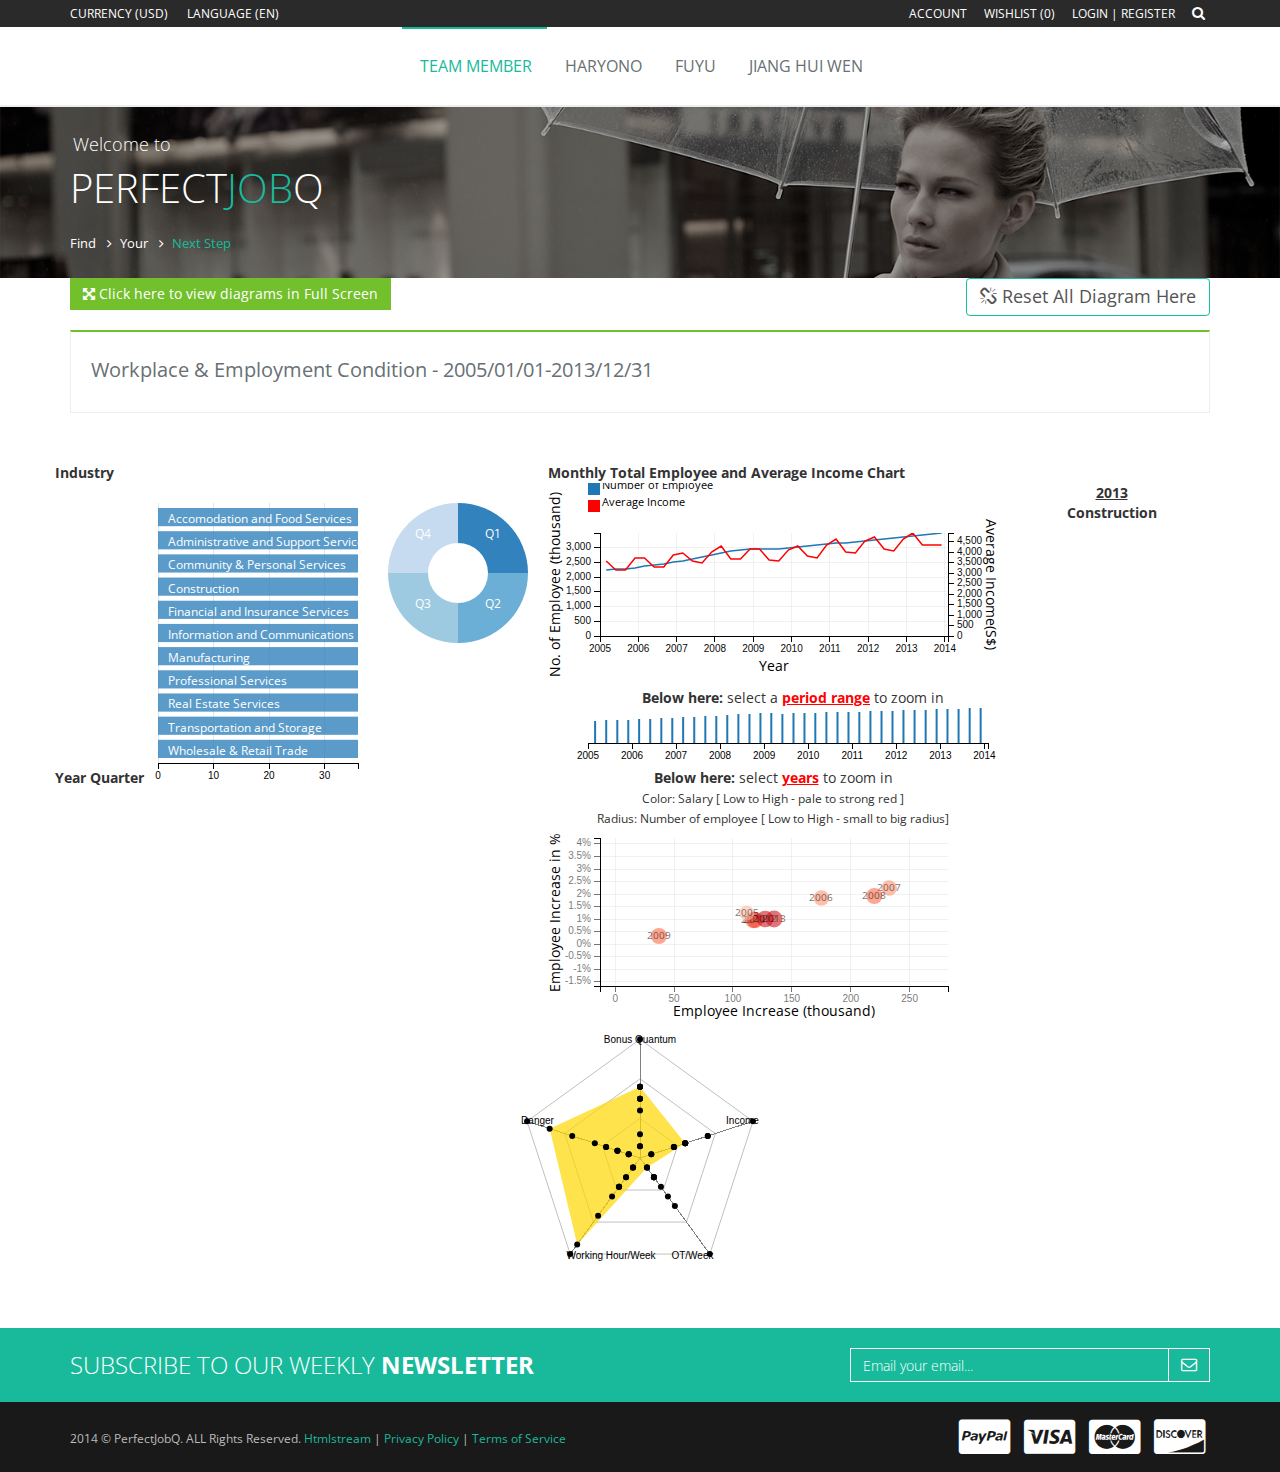
<file: index.html>
<!DOCTYPE html>
<!--[if IE 8]> <html lang="en" class="ie8"> <![endif]-->  
<!--[if IE 9]> <html lang="en" class="ie9"> <![endif]-->  
<!--[if !IE]><!--> <html lang="en"> <!--<![endif]-->  
<head>
    <title>PerfectJobQ | Welcome...</title>

    <!-- Meta -->
    <meta charset="utf-8">
    <meta name="viewport" content="width=device-width, initial-scale=1.0">
    <meta name="description" content="">
    <meta name="author" content="">

    <!-- Favicon -->
    <link rel="shortcut icon" href="favicon.ico">

    <!-- CSS Global Compulsory -->
    <link rel="stylesheet" href="assets/plugins/bootstrap/css/bootstrap.min.css">
    <link rel="stylesheet" href="assets/css/shop.style.css">
     
    <!-- CSS Implementing Plugins -->
    <link rel="stylesheet" href="assets/plugins/line-icons/line-icons.css">
    <link rel="stylesheet" href="assets/plugins/font-awesome/css/font-awesome.min.css">
    <link rel="stylesheet" href="assets/plugins/scrollbar/src/perfect-scrollbar.css">
    <!-- <link rel="stylesheet" href="assets/plugins/sky-forms/version-2.0.1/css/sky-forms.css"> -->
    <link rel="stylesheet" href="assets/css/pages/log-reg-v3.css">
    
    <!-- CSS Theme -->
    <link rel="stylesheet" href="assets/css/theme-colors/default.css">

    <!-- CSS Customization -->
    <link rel="stylesheet" href="assets/css/custom.css">
    <link rel="stylesheet" type="text/css" href="css/radarChart.css">
    <link rel="stylesheet" type="text/css" href="css/dc.css"/>

    <style>
        #monthly-volume-chart g.y {
            display: none;
        }
    </style>
</head> 

<body class="header-fixed">
<div class="wrapper">
    <!--=== Header v5 ===-->   
    <div class="header-v5 header-static">
        <!-- Topbar v3 -->
        <div class="topbar-v3">
            <div class="search-open">
                <div class="container">
                    <input type="text" class="form-control" placeholder="Search">
                    <div class="search-close"><i class="icon-close"></i></div>
                </div>    
            </div>

            <div class="container">
                <div class="row">
                    <div class="col-sm-6">
                        <!-- Topbar Navigation -->
                        <ul class="left-topbar">
                            <li>
                                <a>Currency (USD)</a>
                                <ul class="currency">
                                    <li class="active">
                                        <a href="#">USD <i class="fa fa-check"></i></a> 
                                    </li>
                                    <li><a href="#">Euro</a></li>
                                    <li><a href="#">Pound</a></li>
                                </ul>
                            </li>
                            <li>
                                <a>Language (EN)</a>
                                <ul class="language">
                                    <li class="active">
                                        <a href="#">English (EN)<i class="fa fa-check"></i></a> 
                                    </li>
                                    <li><a href="#">Spanish (SPN)</a></li>
                                    <li><a href="#">Russian (RUS)</a></li>
                                    <li><a href="#">German (GRM)</a></li>
                                </ul>
                            </li>   
                        </ul><!--/end left-topbar-->
                    </div>
                    <div class="col-sm-6">
                        <ul class="list-inline right-topbar pull-right">
                            <li><a href="#">Account</a></li>
                            <li><a href="#">Wishlist (0)</a></li>
                            <li><a href="#">Login</a> | <a href="#">Register</a></li>
                            <li><i class="search fa fa-search search-button"></i></li>
                        </ul>
                    </div>
                </div>
            </div><!--/container-->
        </div>
        <!-- End Topbar v3 -->

        <!-- Navbar -->
        <div class="navbar navbar-default mega-menu" role="navigation">
            <div class="container">
                   
               

                    <ul class="nav navbar-nav">
                        <!-- Pages -->
                        <li class="dropdown active">
                            <a href="javascript:void(0);" class="dropdown-toggle" data-hover="dropdown" data-toggle="dropdown">
                                Team Member
                            </a>
                            
                        </li>
                        <!-- End Pages -->


                        <!-- Gifts -->
                        <li class="dropdown mega-menu-fullwidth">
                            <a href="javascript:void(0);" class="dropdown-toggle" data-hover="dropdown" data-toggle="dropdown">
                                Haryono
                            </a>
                            
                        </li>
                        <!-- End Gifts -->

                        <!-- Books -->
                        <li class="dropdown mega-menu-fullwidth">
                            <a href="javascript:void(0);" class="dropdown-toggle" data-hover="dropdown" data-toggle="dropdown">
                                FUYU
                            </a>
                           
                        </li>
                        <!-- End Books -->

                        

                        <!-- Main Demo -->
                        <li><a href="#">Jiang Hui Wen</a></li>
                        <!-- Main Demo -->
                    </ul>
                </div><!--/navbar-collapse-->
            </div>    
        </div>            
        <!-- End Navbar -->
    </div-->
    <!--=== End Header v5 ===-->

    <!--=== Breadcrumbs v4 ===-->
    <div class="breadcrumbs-v4">
        <div class="container">
            <span class="page-name">Welcome to</span>
            <h1>Perfect<span class="shop-green">Job</span>Q</h1>
            <ul class="breadcrumb-v4-in">
                <li><a href="index.html">Find</a></li>
                <li><a href="">Your</a></li>
                <li class="active">Next Step</li>
            </ul>
        </div><!--/end container-->
    </div> 
    <!--=== End Breadcrumbs v4 ===-->

    <!--=== Registre ===-->
    <div class="container">

<button class="btn-u" data-toggle="modal" data-target=".bs-example-modal-sm" onClick="fullwin()"><i class="fa fa-arrows-alt"></i> Click here to view diagrams in Full Screen</button><button class="btn-u btn-brd btn-brd-hover rounded btn-u-sea btn-u-lg pull-right" type="button" onclick="javascript:location.reload();" ><i class="fa fa-unlink"></i> Reset All Diagram Here</button>
<br />
<br />
<div class="shadow-wrapper">
                    <div class="tag-box tag-box-v1 box-shadow shadow-effect-2">
                        <h2>Workplace & Employment Condition - 2005/01/01-2013/12/31</h2>
                    </div>
                </div>

<br />
<div class="row">

    
    <div id="quarter-chart">
        <strong>Industry</strong>
        <a class="reset" href="javascript:quarterChart.filterAll();dc.redrawAll();" style="display: none;">reset</a>
        <div class="clearfix"></div>
         <div id="day-of-week-chart" >
         <div class="clearfix"></div>   
         <strong>Year Quarter</strong>
        <a class="reset" href="javascript:IndustryChart.filterAll();dc.redrawAll();" style="display: none;">reset</a>
        

    </div>
    </div>
    <div>
        <div id="monthly-move-chart">
            <strong>Monthly Total Employee and Average Income Chart</strong>
            <span class="reset" style="display: none;">range: <span class="filter"></span></span>
            <a class="reset" href="javascript:compositeLineChart.filterAll();volumeChart.filterAll();dc.redrawAll();"
               style="display: none;">reset</a>
            <div class="clearfix"></div>
        </div>
        <div id="monthly-volume-chart" align="middle">
            <b>Below here:</b> select a <font color="red"><u><b>period range</b></u></font> to zoom in<br/ >
        </div>
    </div>
    
    <div id="yearly-bubble-chart" class="dc-chart" align="middle">
        <a class="reset" href="javascript:yearlyBubbleChart.filterAll();dc.redrawAll();"
           style="display: none;">reset</a>
           <b>Below here:</b> select <font color="red"><u><b>years</b></u></font> to zoom in<br/ >
           <small>Color: Salary [ Low to High - pale to strong red ] <br />
            Radius: Number of employee [ Low to High - small to big radius]</small> 

        <div class="clearfix"></div>
    </div>
    <br />
    <!--Radar Chart Below-->
    <div >
        
        <div class="chart-container" align="middle">
            <div  id="changeYear" onclick="changeYear()"><strong><u>2013</u></strong></div>
            <div  id="changeSector" onclick="testtest()"><strong>Construction</strong></div>
        </div>
        <div class="clearfix"></div>
    </div>
   
    
</div>

<div class="row"><CENTER>
    <br />
    <br />
 <!--   <div id="gain-loss-chart">
        <strong>Days by Gain/Loss</strong>
        <a class="reset" href="javascript:gainOrLossChart.filterAll();dc.redrawAll();" style="display: none;">reset</a>

        <div class="clearfix"></div>
    </div>
  -->
    
    

    <!--<div id="fluctuation-chart">
        <strong>Percentage increase of Employment(%)</strong>
        <span class="reset" style="display: none;">range: <span class="filter"></span></span>
        <a class="reset" href="javascript:fluctuationChart.filterAll();dc.redrawAll();" style="display: none;">reset</a>

        <div class="clearfix"></div> 
    </div>     -->
</CENTER>
</div>
<div class="fb-comments" data-href="http://is428perfectjob-advlearning.rhcloud.com" data-width="100%" data-numposts="5" data-colorscheme="light"></div>
<div id="fb-root"></div>
<script>(function(d, s, id) {
  var js, fjs = d.getElementsByTagName(s)[0];
  if (d.getElementById(id)) return;
  js = d.createElement(s); js.id = id;
  js.src = "//connect.facebook.net/en_US/sdk.js#xfbml=1&appId=611013632284517&version=v2.0";
  fjs.parentNode.insertBefore(js, fjs);
}(document, 'script', 'facebook-jssdk'));</script>

<!--
<div class="row">
    <div>
        <div class="dc-data-count">
            <span class="filter-count"></span> selected out of <span class="total-count"></span> records | <a
                href="javascript:location.reload();">Reset All</a>
        </div>
    </div>
    <table class="table table-hover dc-data-table">
    </table>
</div>
-->
</div>

</div>
    <!--=== End Registre ===-->     

    <!--=== Shop Suvbscribe ===-->
    <div class="shop-subscribe">
        <div class="container">
            <div class="row">
                <div class="col-md-8 md-margin-bottom-20">
                    <h2>subscribe to our weekly <strong>newsletter</strong></h2>
                </div>  
                <div class="col-md-4">
                    <div class="input-group">
                        <input type="text" class="form-control" placeholder="Email your email...">
                        <span class="input-group-btn">
                            <button class="btn" type="button"><i class="fa fa-envelope-o"></i></button>
                        </span>
                    </div>    
                </div>
            </div>
        </div><!--/end container-->
    </div>
    <!--=== End Shop Suvbscribe ===-->

    <!--=== Footer v4 ===-->
    <div class="footer-v4">
        <div class="copyright">
            <div class="container">
                <div class="row">
                    <div class="col-md-6">                     
                        <p>
                            2014 &copy; PerfectJobQ. ALL Rights Reserved. 
                            <a target="_blank" href="https://twitter.com/htmlstream">Htmlstream</a> | <a href="#">Privacy Policy</a> | <a href="#">Terms of Service</a>
                        </p>
                    </div>
                    <div class="col-md-6">  
                        <ul class="list-inline sponsors-icons pull-right">
                            <li><a href="#"><i class="fa fa-cc-paypal"></i></a></li>
                            <li><a href="#"><i class="fa fa-cc-visa"></i></a></li>
                            <li><a href="#"><i class="fa fa-cc-mastercard"></i></a></li>
                            <li><a href="#"><i class="fa fa-cc-discover"></i></a></li>
                        </ul>
                    </div>
                </div>
            </div> 
        </div><!--/copyright--> 
    </div>
    <!--=== End Footer v4 ===-->
<!-- d3.js -->
<script type="text/javascript" src="js/d3.js"></script>
<script type="text/javascript" src="js/crossfilter.js"></script>
<script type="text/javascript" src="js/dc.js"></script>
<script type="text/javascript" src="js/colorbrewer.js"></script>

<script type="text/javascript" src="stock.js"></script>

<script src="http://d3js.org/d3.v3.js"></script>
<script src="js/radar-chart.js"></script>
<script src="js/radarChartData.js"></script>

<script type="text/javascript">
    var _gaq = _gaq || [];
    _gaq.push(['_setAccount', 'UA-33628816-1']);
    _gaq.push(['_trackPageview']);

    (function () {
        var ga = document.createElement('script');
        ga.type = 'text/javascript';
        ga.async = true;
        ga.src = ('https:' == document.location.protocol ? 'https://ssl' : 'http://www') + '.google-analytics.com/ga.js';
        var s = document.getElementsByTagName('script')[0];
        s.parentNode.insertBefore(ga, s);
    })();

        var classname = document.getElementsByClassName("row _0");
        var classname1= document.getElementsByClassName("row _1");
        var classname2= document.getElementsByClassName("row _2");
        var classname3= document.getElementsByClassName("row _3");
        var classname4= document.getElementsByClassName("row _4");
        var classname5= document.getElementsByClassName("row _5");
        var classname6= document.getElementsByClassName("row _6");
        var classname7= document.getElementsByClassName("row _7");
        var classname8= document.getElementsByClassName("row _8");
        var classname9= document.getElementsByClassName("row _9");
        var classname10= document.getElementsByClassName("row _10");

        var bubble = document.getElementsByClassName("node");


        var myFunction = function(){                
            document.getElementById("changeSector").innerHTML = this.textContent;
            testtest();
                
               //document.getElementsByClassName("row _0")[1].textContent;            

        }
         var bubbleFunction = function(){             
            document.getElementById("changeYear").innerHTML = this.childNodes[1].textContent;
            changeYear()
                
               //document.getElementsByClassName("node")[0].childNodes[1].textContent           

        }
        classname[1].addEventListener('click', myFunction, false);
        classname1[1].addEventListener('click', myFunction, false);
        classname2[1].addEventListener('click', myFunction, false);
        classname3[1].addEventListener('click', myFunction, false);
        classname4[1].addEventListener('click', myFunction, false);
        classname5[1].addEventListener('click', myFunction, false);
        classname6[1].addEventListener('click', myFunction, false);
        classname7[1].addEventListener('click', myFunction, false);
        classname8[1].addEventListener('click', myFunction, false);
        classname9[1].addEventListener('click', myFunction, false);
        classname10[1].addEventListener('click', myFunction, false);

        bubble[0].addEventListener('click', bubbleFunction, false);
        bubble[1].addEventListener('click', bubbleFunction, false);
        bubble[2].addEventListener('click', bubbleFunction, false);
        bubble[3].addEventListener('click', bubbleFunction, false);
        bubble[4].addEventListener('click', bubbleFunction, false);
        bubble[5].addEventListener('click', bubbleFunction, false);
        bubble[6].addEventListener('click', bubbleFunction, false);
        bubble[7].addEventListener('click', bubbleFunction, false);
        bubble[8].addEventListener('click', bubbleFunction, false);
        
        function fullwin(){
            window.open("index2.html","bfs","fullscreen,scrollbars")
        }

    
</script>      

<!-- JS Global Compulsory -->           
<script src="assets/plugins/jquery/jquery.min.js"></script>
<script src="assets/plugins/jquery/jquery-migrate.min.js"></script>
<script src="assets/plugins/bootstrap/js/bootstrap.min.js"></script>
<!-- JS Implementing Plugins -->
<script src="assets/plugins/back-to-top.js"></script>
<!-- Validation Form -->
<script src="assets/plugins/sky-forms/version-2.0.1/js/jquery.validate.min.js"></script>
<!-- Scrollbar -->
<script src="assets/plugins/scrollbar/src/jquery.mousewheel.js"></script>
<script src="assets/plugins/scrollbar/src/perfect-scrollbar.js"></script>
<!-- JS Customization -->
<script src="assets/js/custom.js"></script>
<!-- JS Page Level -->           
<script src="assets/js/shop.app.js"></script>
<script src="assets/js/forms/page_registration.js"></script>
<script>
    jQuery(document).ready(function() {
        App.init();
        Registration.initRegistration();      
    });
</script>
<!--[if lt IE 9]>
    <script src="assets/plugins/respond.js"></script>
    <script src="assets/plugins/html5shiv.js"></script>
    <script src="assets/js/plugins/placeholder-IE-fixes.js"></script>    
    <script src="assets/plugins/sky-forms/version-2.0.1/js/sky-forms-ie8.js"></script>
<![endif]-->
<!--[if lt IE 10]>
    <script src="assets/plugins/sky-forms/version-2.0.1/js/jquery.placeholder.min.js"></script>
<![endif]-->
</body>
</html>
</file>
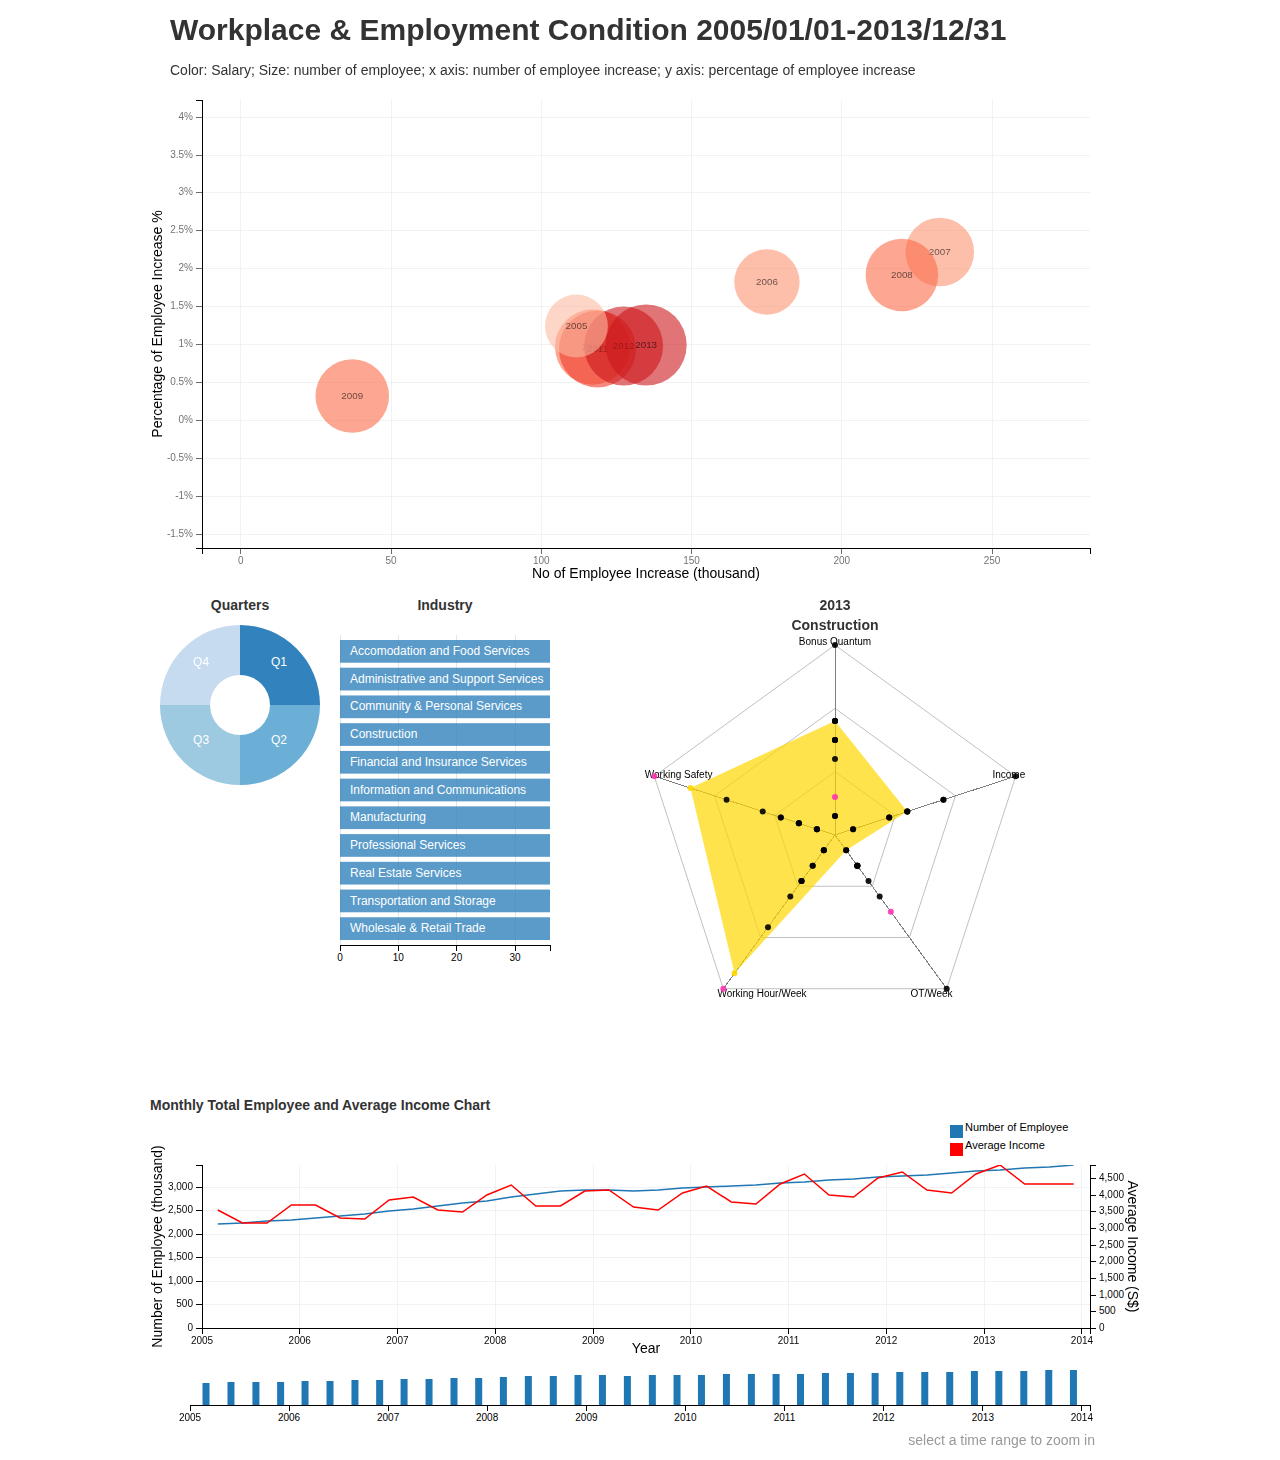
<file: Final DeliverableBeforeIntegration/index.html>
<!DOCTYPE html>
<html lang="en">
<head>
    <title>Workplace & Employment Condition</title>

    <meta charset="UTF-8">

    <link rel="stylesheet" type="text/css" href="css/bootstrap.min.css">
    <link rel="stylesheet" type="text/css" href="css/radarChart.css">
    <link rel="stylesheet" type="text/css" href="css/dc.css"/>

    <style>
        #monthly-volume-chart g.y {
            display: none;
        }
    </style>
    


</head>
<body>

<div class="container">

<h2>Workplace & Employment Condition  2005/01/01-2013/12/31</h2>
<p>Color: Salary; Size: number of employee; x axis: number of employee increase; y axis: percentage of employee increase </p>
<div class="row">
    <div id="yearly-bubble-chart" class="dc-chart">
        <a class="reset" href="javascript:yearlyBubbleChart.filterAll();dc.redrawAll();"
           style="display: none;">reset</a>

        <div class="clearfix"></div>
    </div>
</div>

<div class="row"><CENTER>
 <!--   <div id="gain-loss-chart">
        <strong>Days by Gain/Loss</strong>
        <a class="reset" href="javascript:gainOrLossChart.filterAll();dc.redrawAll();" style="display: none;">reset</a>

        <div class="clearfix"></div>
    </div>
  -->
    <div id="quarter-chart">
        <strong>Quarters</strong>
        <a class="reset" href="javascript:quarterChart.filterAll();dc.redrawAll();" style="display: none;">reset</a>

        <div class="clearfix"></div>
    </div>

    <div id="day-of-week-chart">
        <strong>Industry</strong>
        <a class="reset" href="javascript:dayOfWeekChart.filterAll();dc.redrawAll();" style="display: none;">reset</a>

        <div class="clearfix"></div>
    </div>

    <!--Radar Chart Below-->
    <div style="height:500px;weight:500px">
        <div id="changeYear" onclick="changeYear()"><strong>2013</strong></div>
        <div id="changeSector" onclick="testtest()"><strong>Construction</strong></div>
        <div class="chart-container"></div>
        
    </div>

    <!--<div id="fluctuation-chart">
        <strong>Percentage increase of Employment(%)</strong>
        <span class="reset" style="display: none;">range: <span class="filter"></span></span>
        <a class="reset" href="javascript:fluctuationChart.filterAll();dc.redrawAll();" style="display: none;">reset</a>

        <div class="clearfix"></div> 
    </div>     -->
</CENTER>
</div>

<div class="row">
    <div id="monthly-move-chart">
        <strong>Monthly Total Employee and Average Income Chart</strong>
        <span class="reset" style="display: none;">range: <span class="filter"></span></span>
        <a class="reset" href="javascript:moveChart.filterAll();volumeChart.filterAll();dc.redrawAll();"
           style="display: none;">reset</a>

        <div class="clearfix"></div>
    </div>
</div>

<div class="row">
    <div id="monthly-volume-chart">
    </div>
    <p class="muted pull-right" style="margin-right: 15px;">select a time range to zoom in</p>
</div>
<!--
<div class="row">
    <div>
        <div class="dc-data-count">
            <span class="filter-count"></span> selected out of <span class="total-count"></span> records | <a
                href="javascript:dc.filterAll(); dc.renderAll();">Reset All</a>
        </div>
    </div>
    <table class="table table-hover dc-data-table">
    </table>
</div>
-->
<div class="clearfix"></div>

</div>

</div>

<script type="text/javascript" src="js/d3.js"></script>
<script type="text/javascript" src="js/crossfilter.js"></script>
<script type="text/javascript" src="js/dc.js"></script>
<script type="text/javascript" src="js/colorbrewer.js"></script>

<script type="text/javascript" src="stock.js"></script>

<script src="http://d3js.org/d3.v3.js"></script>
<script src="js/radar-chart.js"></script>
<script src="js/radarChartData.js"></script>

<script type="text/javascript">
    var _gaq = _gaq || [];
    _gaq.push(['_setAccount', 'UA-33628816-1']);
    _gaq.push(['_trackPageview']);

    (function () {
        var ga = document.createElement('script');
        ga.type = 'text/javascript';
        ga.async = true;
        ga.src = ('https:' == document.location.protocol ? 'https://ssl' : 'http://www') + '.google-analytics.com/ga.js';
        var s = document.getElementsByTagName('script')[0];
        s.parentNode.insertBefore(ga, s);
    })();
</script>

<script>
        var classname = document.getElementsByClassName("row _0");
        var classname1 = document.getElementsByClassName("row _1");
        var classname2= document.getElementsByClassName("row _2");
        var classname3= document.getElementsByClassName("row _3");
        var classname4= document.getElementsByClassName("row _4");
        var classname5= document.getElementsByClassName("row _5");
        var classname6= document.getElementsByClassName("row _6");
        var classname7= document.getElementsByClassName("row _7");
        var classname8= document.getElementsByClassName("row _8");
        var classname9= document.getElementsByClassName("row _9");
        var classname10= document.getElementsByClassName("row _10");

        var bubble = document.getElementsByClassName("node");


        var myFunction = function(){                
            document.getElementById("changeSector").innerHTML = this.textContent;
            testtest();
                
               //document.getElementsByClassName("row _0")[1].textContent;            

        }
         var bubbleFunction = function(){             
            document.getElementById("changeYear").innerHTML = this.childNodes[1].textContent;
            changeYear()
                
               //document.getElementsByClassName("node")[0].childNodes[1].textContent           

        }
        classname[1].addEventListener('click', myFunction, false);
        classname1[1].addEventListener('click', myFunction, false);
        classname2[1].addEventListener('click', myFunction, false);
        classname3[1].addEventListener('click', myFunction, false);
        classname4[1].addEventListener('click', myFunction, false);
        classname5[1].addEventListener('click', myFunction, false);
        classname6[1].addEventListener('click', myFunction, false);
        classname7[1].addEventListener('click', myFunction, false);
        classname8[1].addEventListener('click', myFunction, false);
        classname9[1].addEventListener('click', myFunction, false);
        classname10[1].addEventListener('click', myFunction, false);

        bubble[0].addEventListener('click', bubbleFunction, false);
        bubble[1].addEventListener('click', bubbleFunction, false);
        bubble[2].addEventListener('click', bubbleFunction, false);
        bubble[3].addEventListener('click', bubbleFunction, false);
        bubble[4].addEventListener('click', bubbleFunction, false);
        bubble[5].addEventListener('click', bubbleFunction, false);
        bubble[6].addEventListener('click', bubbleFunction, false);
        bubble[7].addEventListener('click', bubbleFunction, false);
        bubble[8].addEventListener('click', bubbleFunction, false);
        
    
</script>

</body>
</html>
</file>
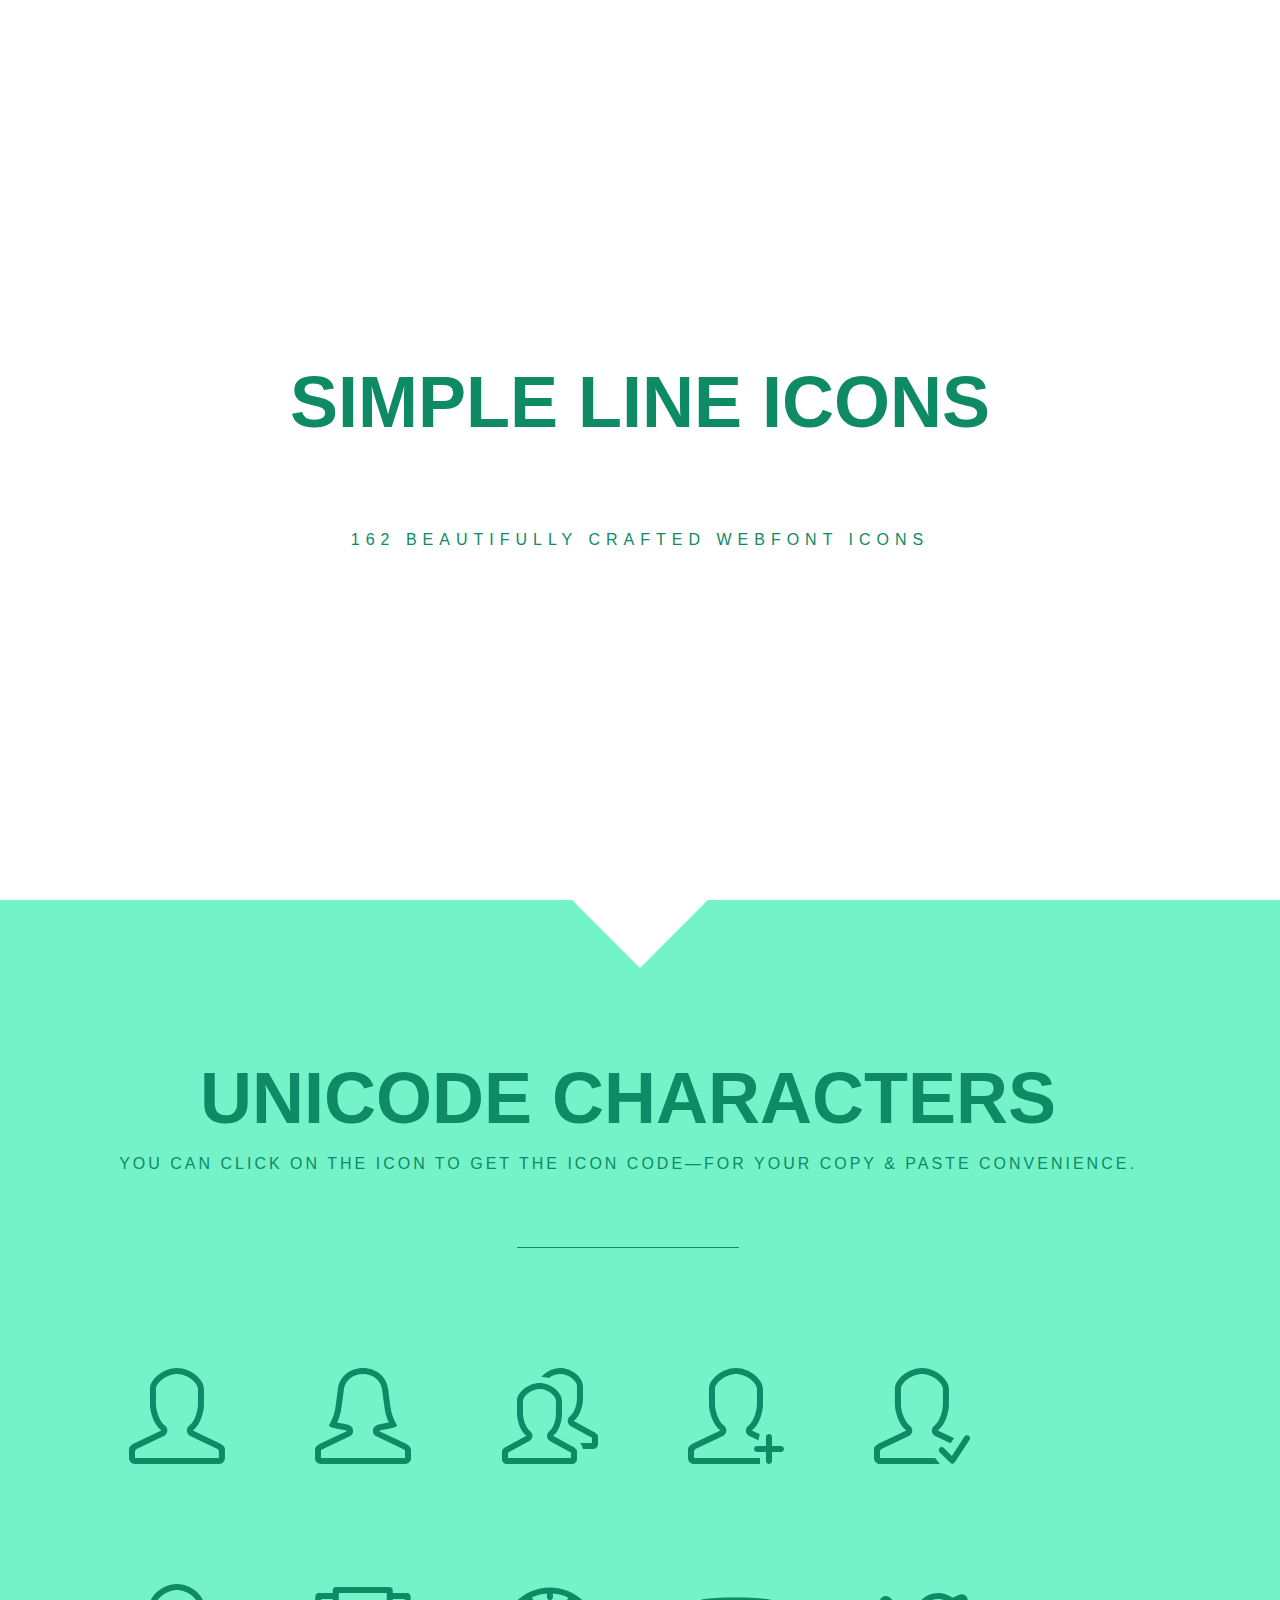
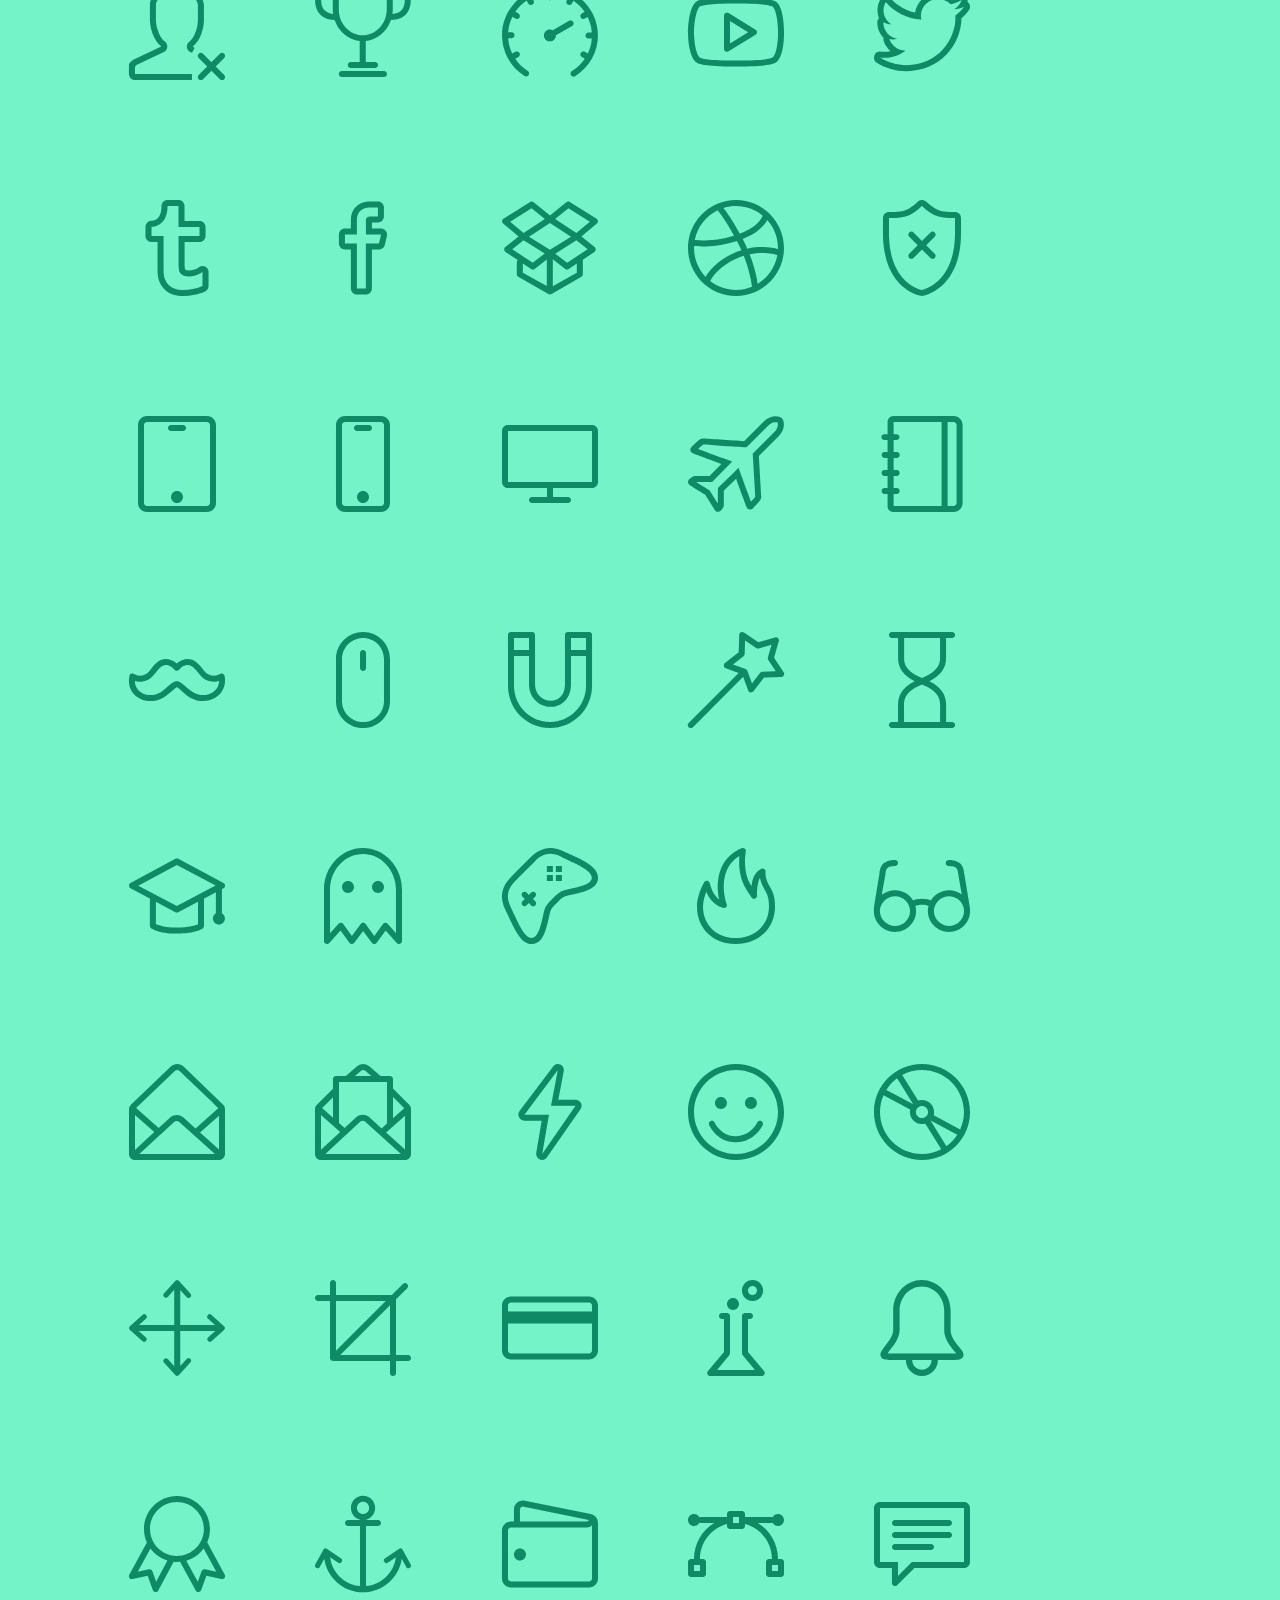
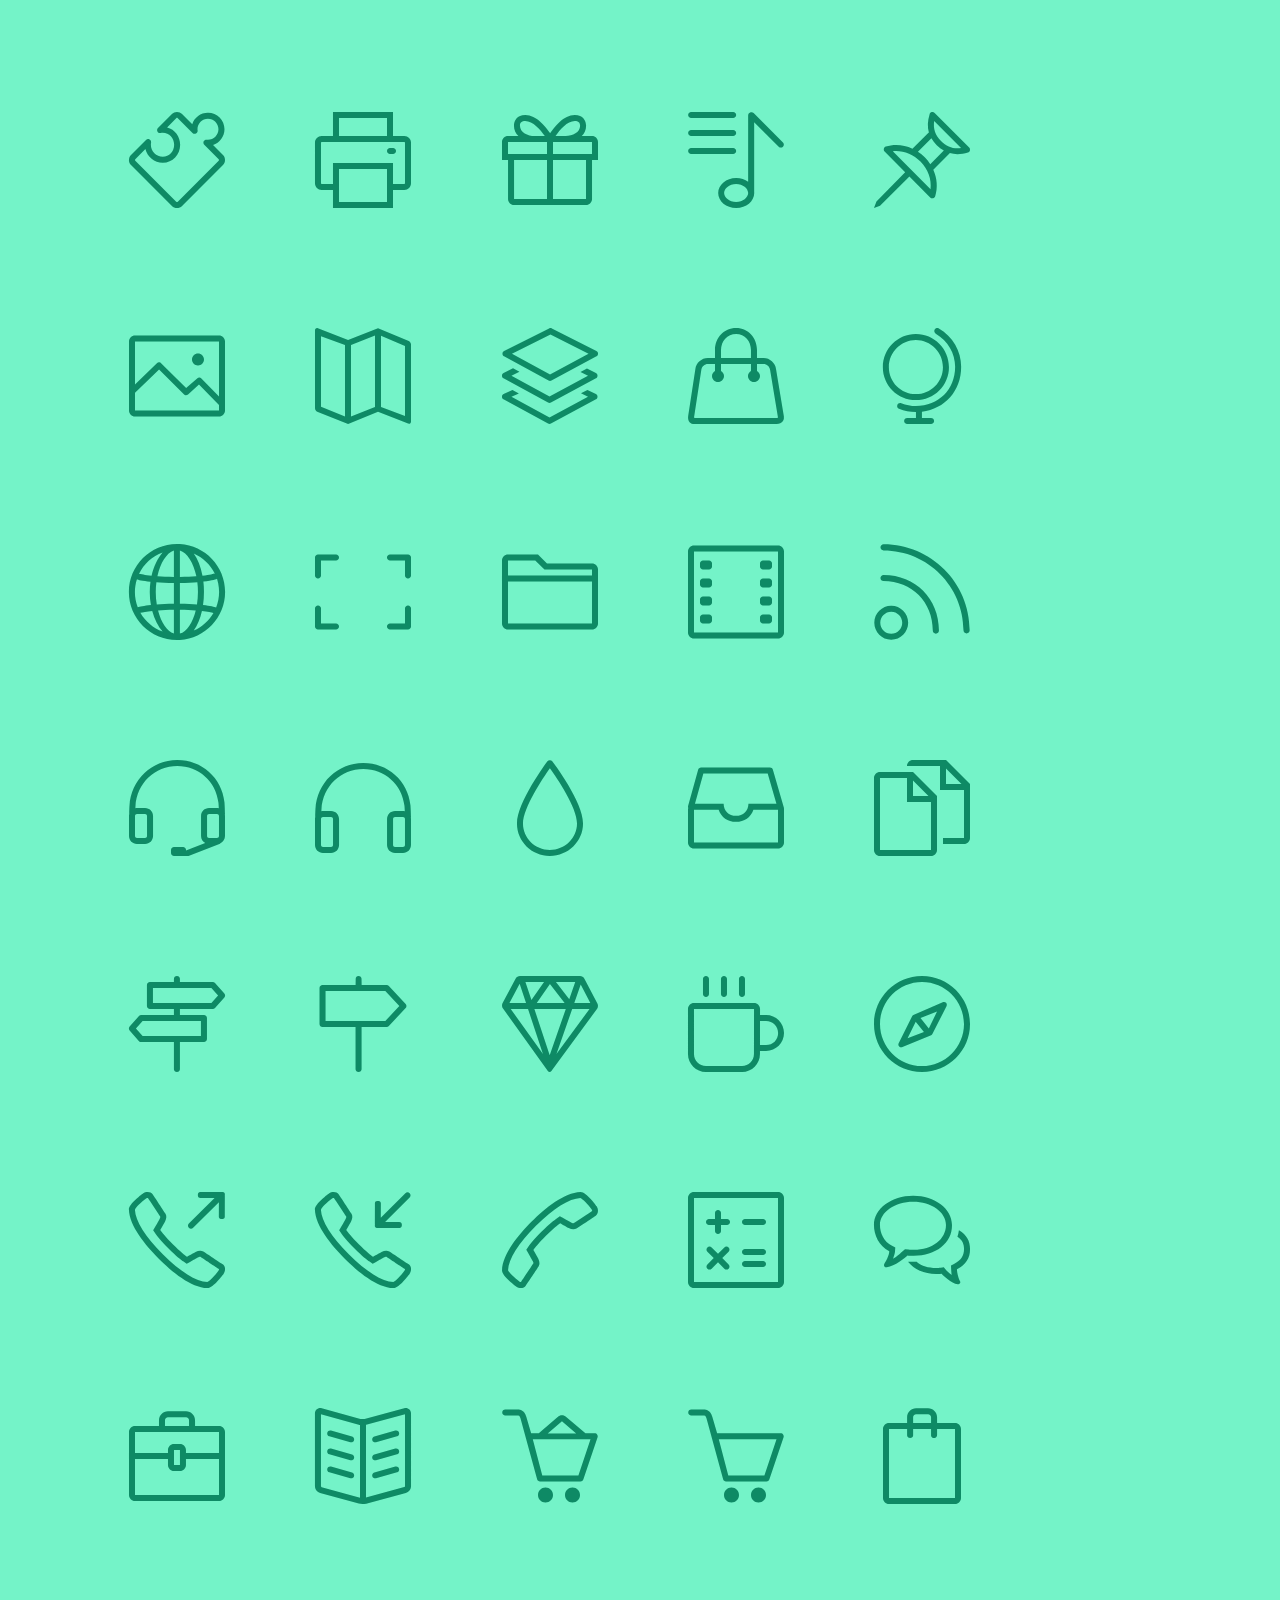
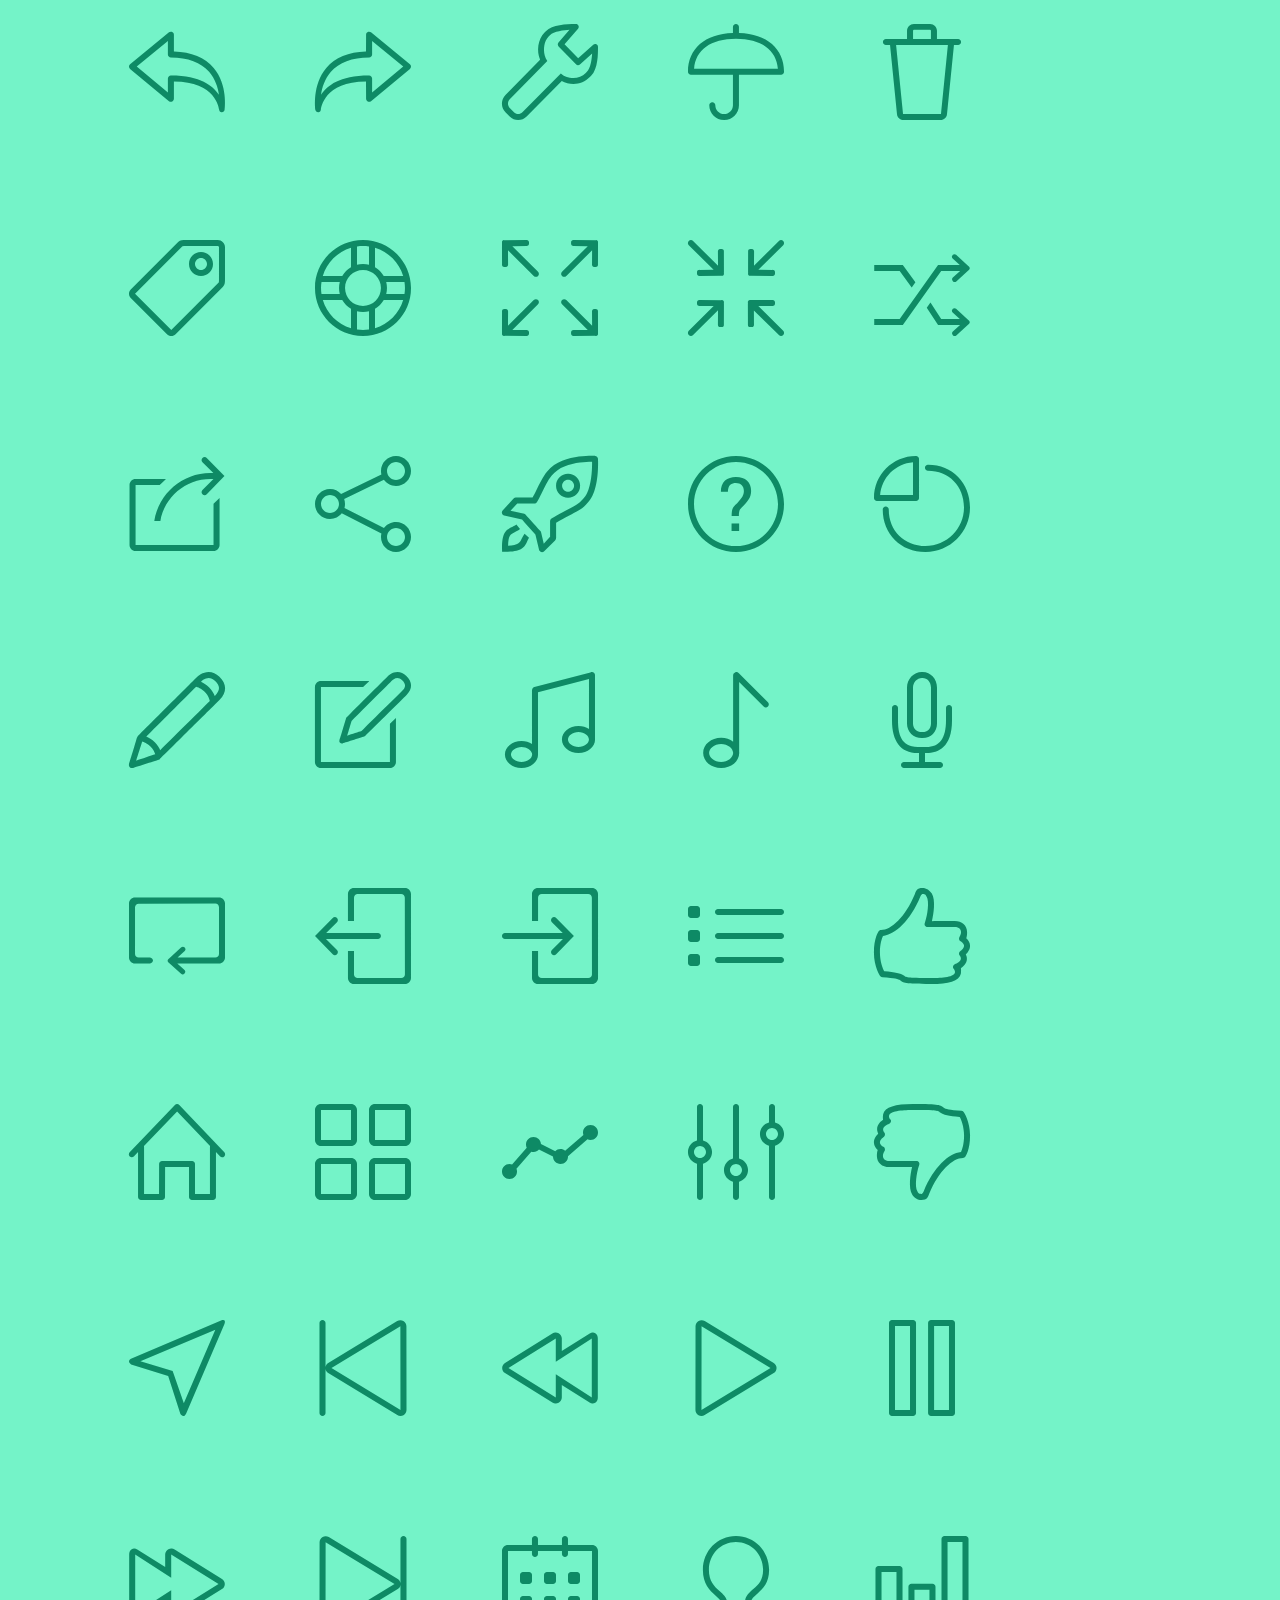
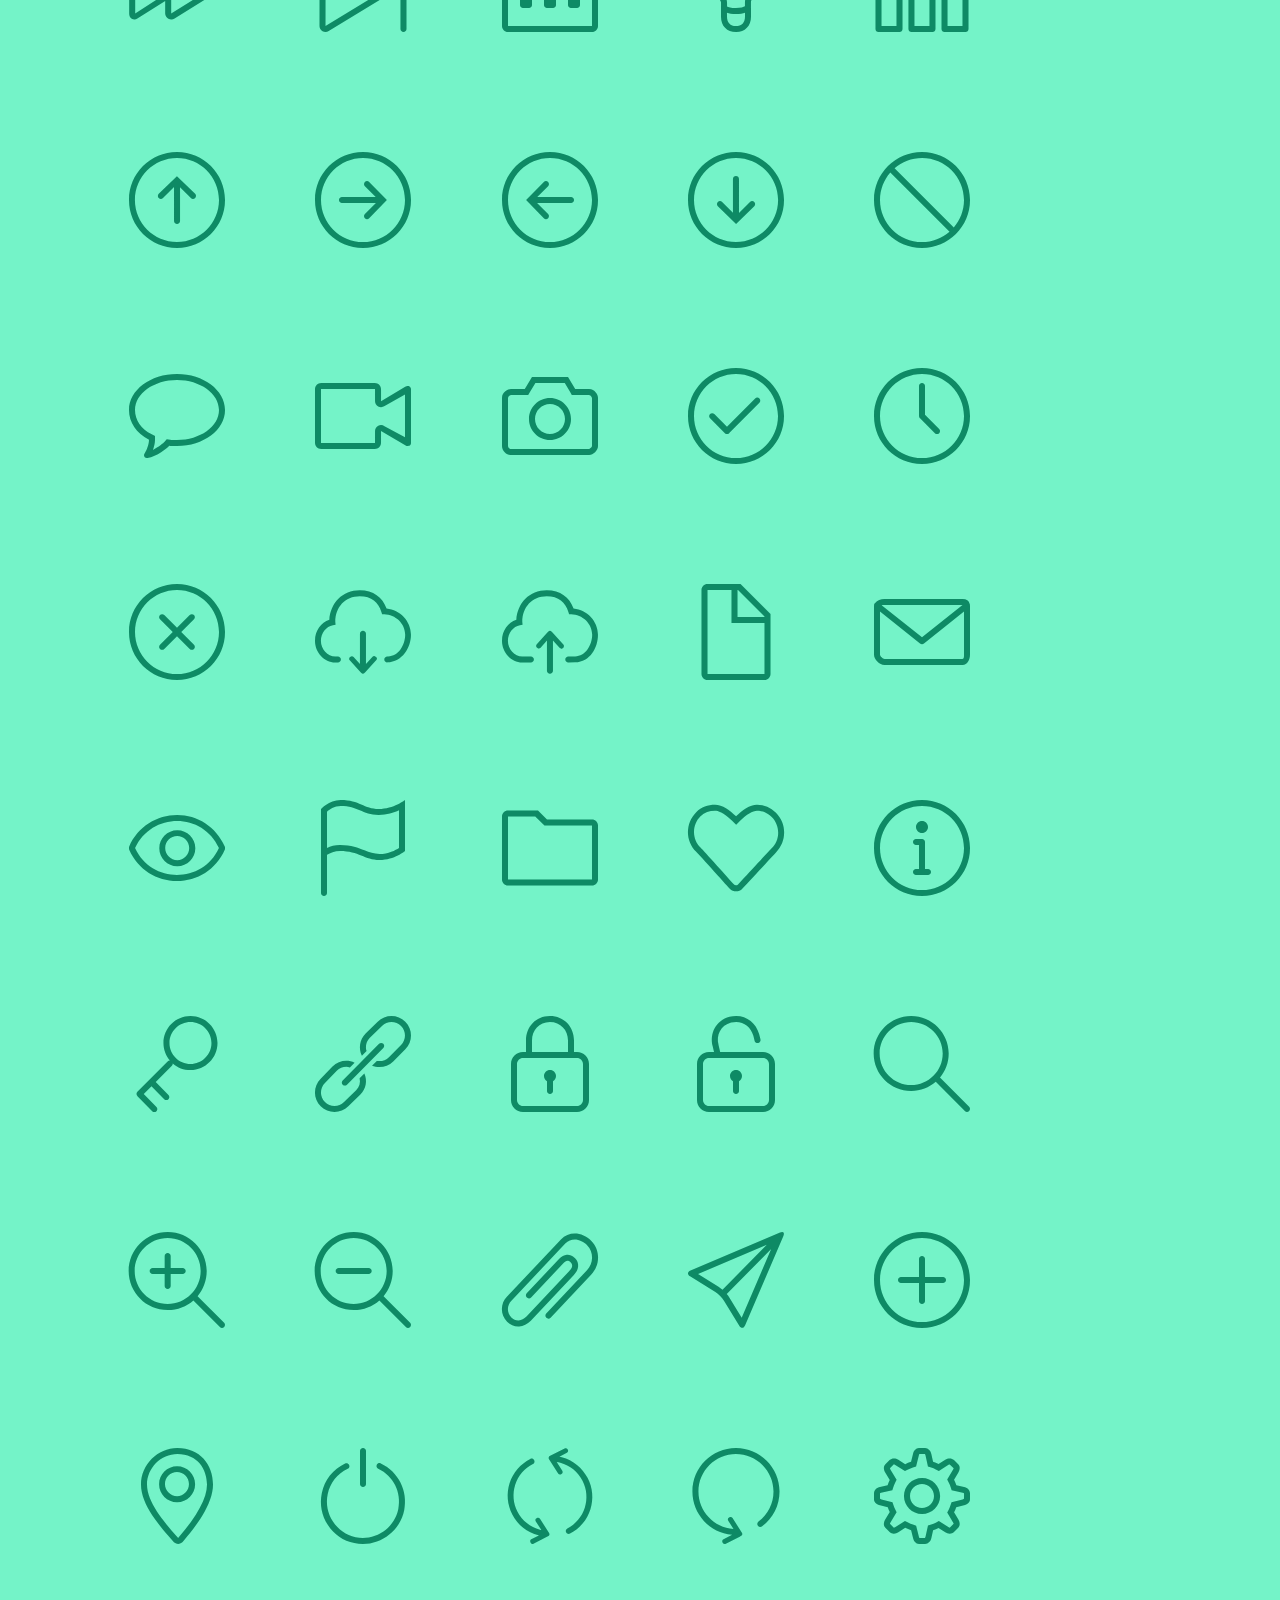
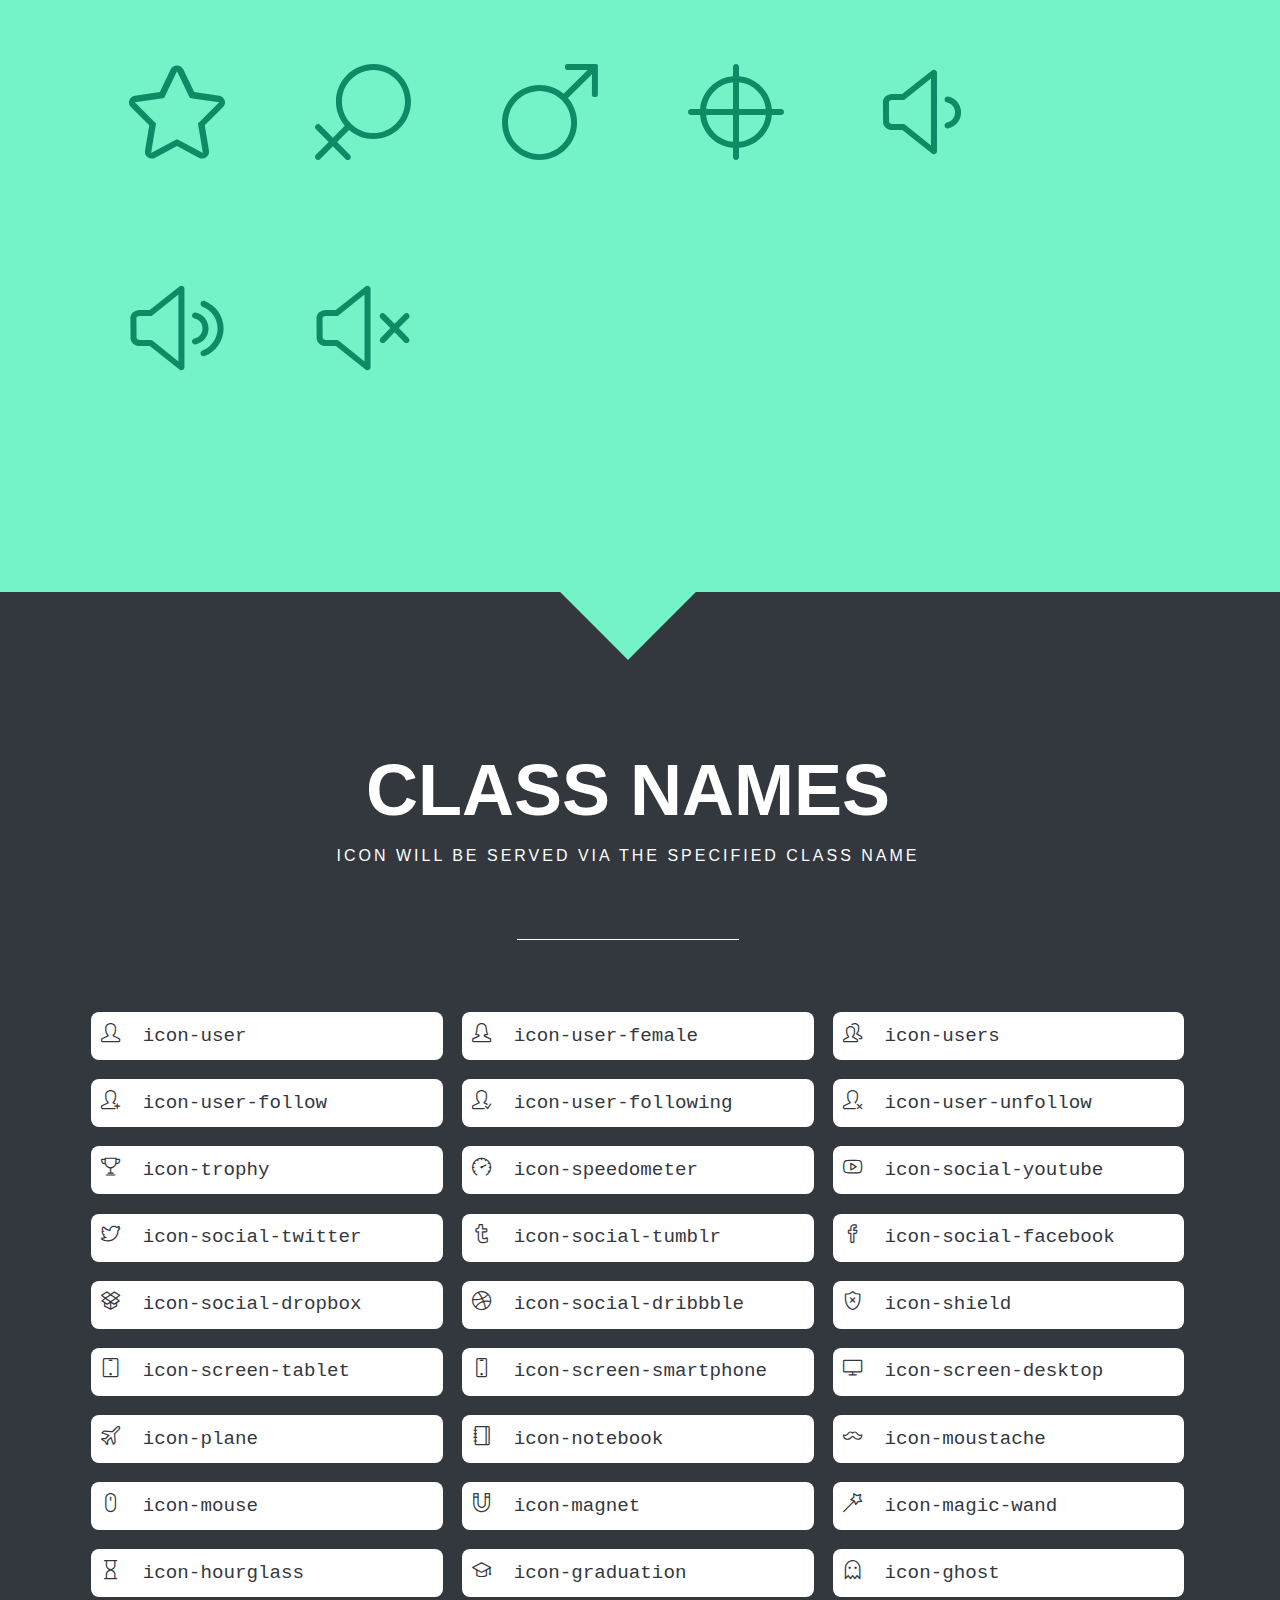
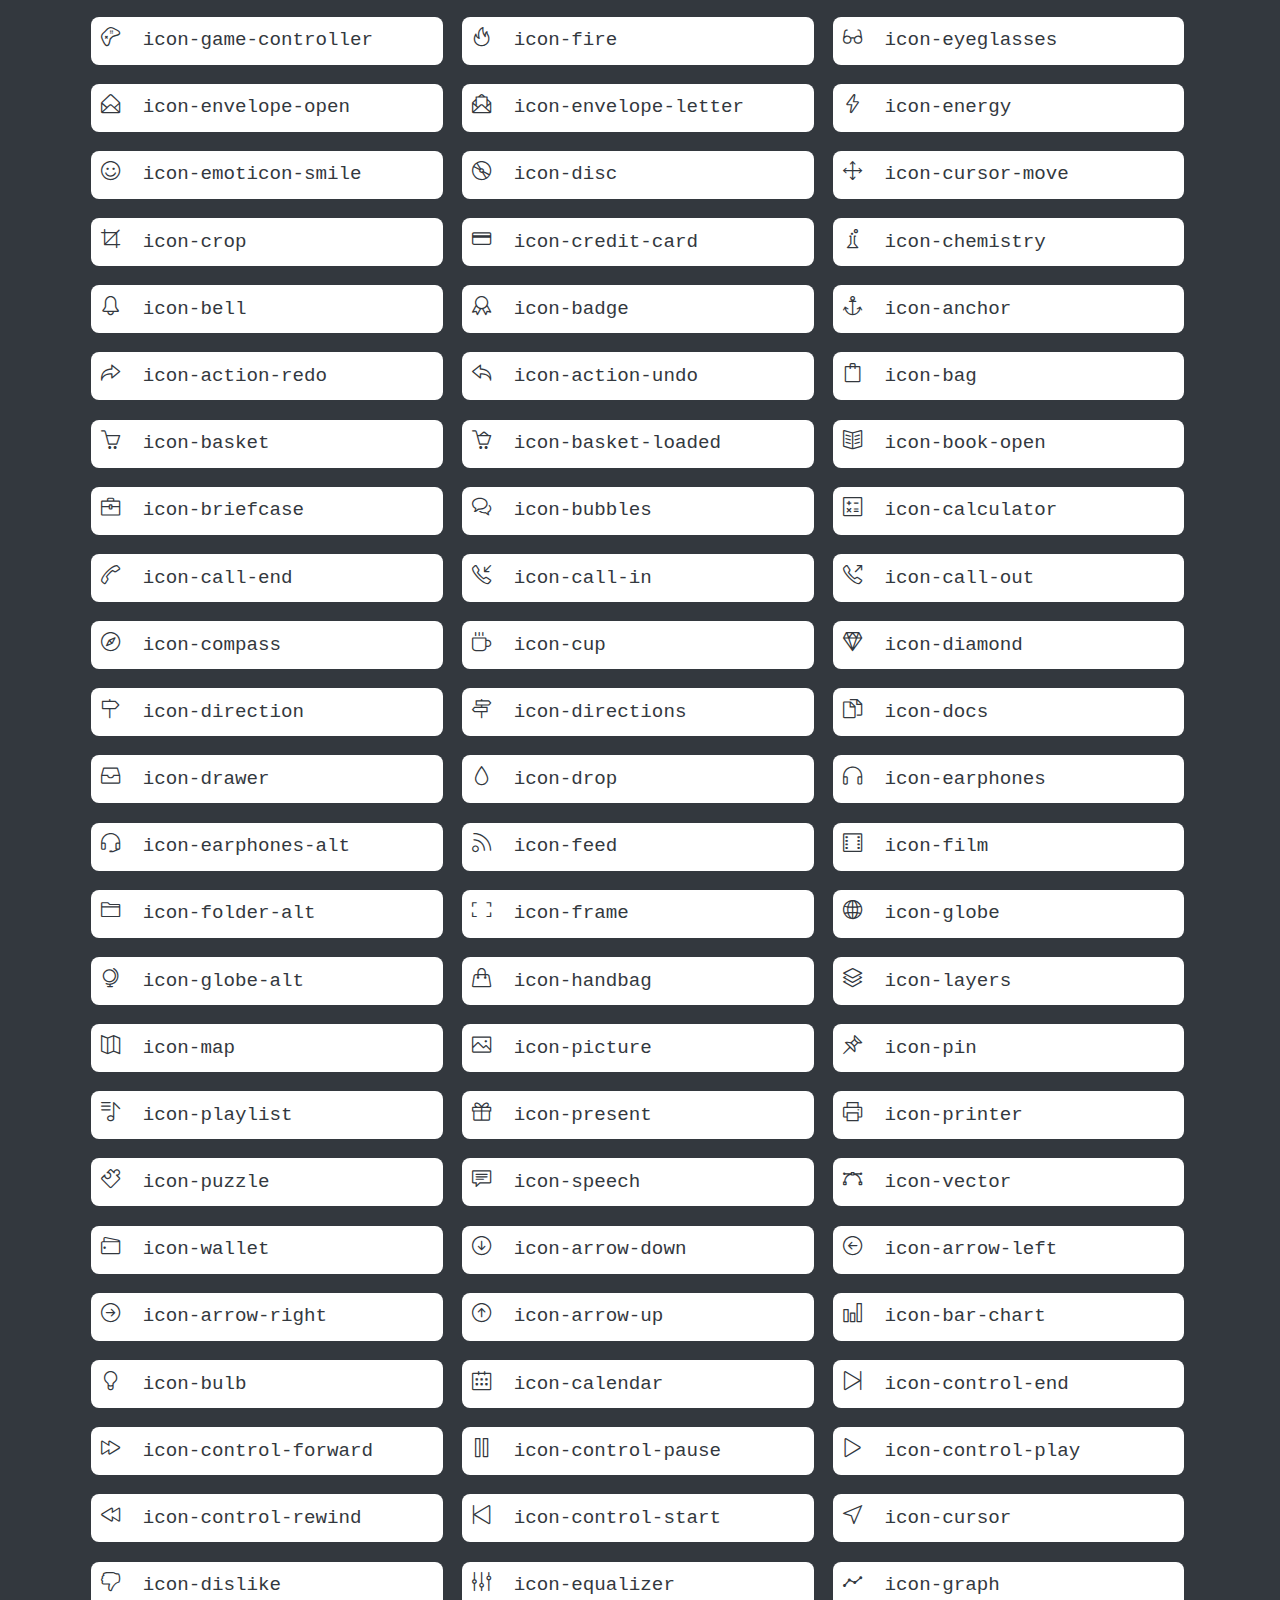
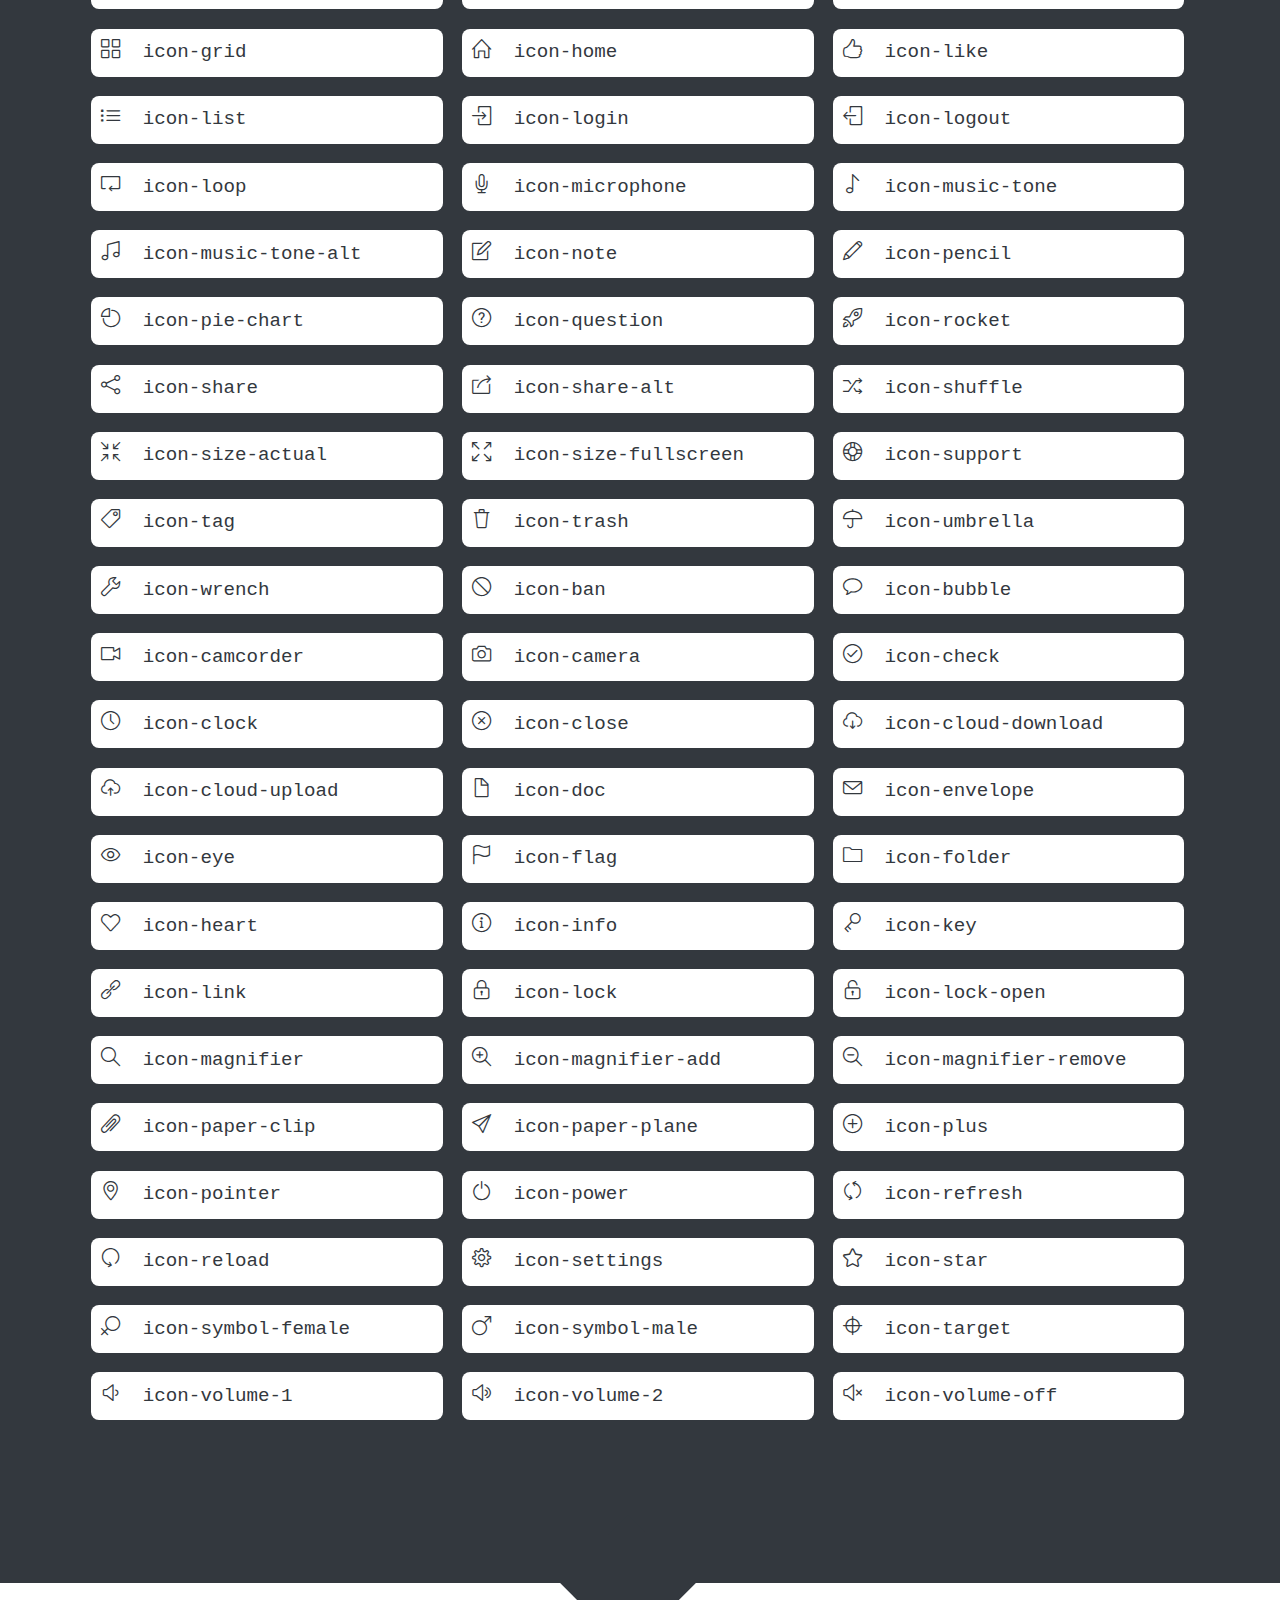
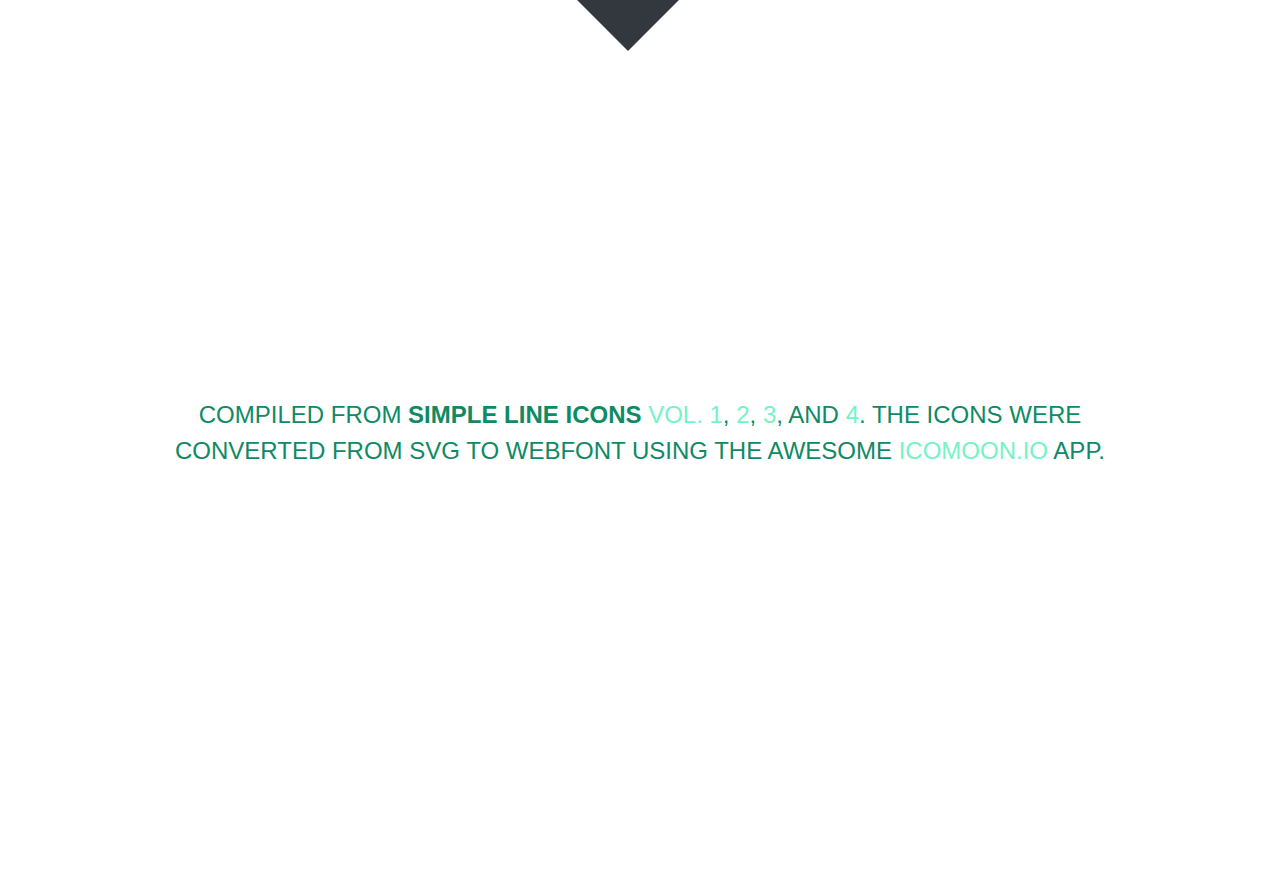
<file: assets/plugins/line-icons/index.html>
<!doctype html>
<html>
<head>
	<meta charset="utf-8">
	<meta name="viewport" content="width=device-width, initial-scale=1, maximum-scale=1, user-scalable=no">
	<title>Simple Line Icons</title>
	<link rel="stylesheet" href="style.css">
	<link rel="stylesheet" href="line-icons.css">

	<!--[if lte IE 7]><script src="icons-lte-ie7.js"></script><![endif]-->
</head>

</head>
<body>
	<div class="page">
		<div id="wH"></div>
		<header class="masthead" id="masthead">
			<hgroup>
				<h1>Simple Line Icons</h1>
				<h2>162 beautifully crafted webfont icons</h2>
			</hgroup>
			<!--<h1>Your font contains the following glyphs</h1>
			<p>The generated SVG font can be imported back to <a href="http://icomoon.io/app">IcoMoon</a> for modification.</p>-->
		</header>

		<section class="glyphs" id="glyphs">
			<header>
				<hgroup>
					<h1>Unicode Characters</h1>
					<h2>You can click on the icon to get the icon code&mdash;for your copy &amp; paste convenience.</h2>
				</hgroup>
			</header>

			<div class="glyph">
				<span class="glyph-item mega" aria-hidden="true" data-icon="&#xe005;" data-js-prompt="&amp;#xe005;"></span>
			</div>
			<div class="glyph">
				<span class="glyph-item mega" aria-hidden="true" data-icon="&#xe000;" data-js-prompt="&amp;#xe000;"></span>
			</div>
			<div class="glyph">
				<span class="glyph-item mega" aria-hidden="true" data-icon="&#xe001;" data-js-prompt="&amp;#xe001;"></span>
			</div>
			<div class="glyph">
				<span class="glyph-item mega" aria-hidden="true" data-icon="&#xe002;" data-js-prompt="&amp;#xe002;"></span>
			</div>
			<div class="glyph">
				<span class="glyph-item mega" aria-hidden="true" data-icon="&#xe003;" data-js-prompt="&amp;#xe003;"></span>
			</div>
			<div class="glyph">
				<span class="glyph-item mega" aria-hidden="true" data-icon="&#xe004;" data-js-prompt="&amp;#xe004;"></span>
			</div>
			<div class="glyph">
				<span class="glyph-item mega" aria-hidden="true" data-icon="&#xe006;" data-js-prompt="&amp;#xe006;"></span>
			</div>
			<div class="glyph">
				<span class="glyph-item mega" aria-hidden="true" data-icon="&#xe007;" data-js-prompt="&amp;#xe007;"></span>
			</div>
			<div class="glyph">
				<span class="glyph-item mega" aria-hidden="true" data-icon="&#xe008;" data-js-prompt="&amp;#xe008;"></span>
			</div>
			<div class="glyph">
				<span class="glyph-item mega" aria-hidden="true" data-icon="&#xe009;" data-js-prompt="&amp;#xe009;"></span>
			</div>
			<div class="glyph">
				<span class="glyph-item mega" aria-hidden="true" data-icon="&#xe00a;" data-js-prompt="&amp;#xe00a;"></span>
			</div>
			<div class="glyph">
				<span class="glyph-item mega" aria-hidden="true" data-icon="&#xe00b;" data-js-prompt="&amp;#xe00b;"></span>
			</div>
			<div class="glyph">
				<span class="glyph-item mega" aria-hidden="true" data-icon="&#xe00c;" data-js-prompt="&amp;#xe00c;"></span>
			</div>
			<div class="glyph">
				<span class="glyph-item mega" aria-hidden="true" data-icon="&#xe00d;" data-js-prompt="&amp;#xe00d;"></span>
			</div>
			<div class="glyph">
				<span class="glyph-item mega" aria-hidden="true" data-icon="&#xe00e;" data-js-prompt="&amp;#xe00e;"></span>
			</div>
			<div class="glyph">
				<span class="glyph-item mega" aria-hidden="true" data-icon="&#xe00f;" data-js-prompt="&amp;#xe00f;"></span>
			</div>
			<div class="glyph">
				<span class="glyph-item mega" aria-hidden="true" data-icon="&#xe010;" data-js-prompt="&amp;#xe010;"></span>
			</div>
			<div class="glyph">
				<span class="glyph-item mega" aria-hidden="true" data-icon="&#xe011;" data-js-prompt="&amp;#xe011;"></span>
			</div>
			<div class="glyph">
				<span class="glyph-item mega" aria-hidden="true" data-icon="&#xe012;" data-js-prompt="&amp;#xe012;"></span>
			</div>
			<div class="glyph">
				<span class="glyph-item mega" aria-hidden="true" data-icon="&#xe013;" data-js-prompt="&amp;#xe013;"></span>
			</div>
			<div class="glyph">
				<span class="glyph-item mega" aria-hidden="true" data-icon="&#xe014;" data-js-prompt="&amp;#xe014;"></span>
			</div>
			<div class="glyph">
				<span class="glyph-item mega" aria-hidden="true" data-icon="&#xe015;" data-js-prompt="&amp;#xe015;"></span>
			</div>
			<div class="glyph">
				<span class="glyph-item mega" aria-hidden="true" data-icon="&#xe016;" data-js-prompt="&amp;#xe016;"></span>
			</div>
			<div class="glyph">
				<span class="glyph-item mega" aria-hidden="true" data-icon="&#xe017;" data-js-prompt="&amp;#xe017;"></span>
			</div>
			<div class="glyph">
				<span class="glyph-item mega" aria-hidden="true" data-icon="&#xe018;" data-js-prompt="&amp;#xe018;"></span>
			</div>
			<div class="glyph">
				<span class="glyph-item mega" aria-hidden="true" data-icon="&#xe019;" data-js-prompt="&amp;#xe019;"></span>
			</div>
			<div class="glyph">
				<span class="glyph-item mega" aria-hidden="true" data-icon="&#xe01a;" data-js-prompt="&amp;#xe01a;"></span>
			</div>
			<div class="glyph">
				<span class="glyph-item mega" aria-hidden="true" data-icon="&#xe01b;" data-js-prompt="&amp;#xe01b;"></span>
			</div>
			<div class="glyph">
				<span class="glyph-item mega" aria-hidden="true" data-icon="&#xe01c;" data-js-prompt="&amp;#xe01c;"></span>
			</div>
			<div class="glyph">
				<span class="glyph-item mega" aria-hidden="true" data-icon="&#xe01d;" data-js-prompt="&amp;#xe01d;"></span>
			</div>
			<div class="glyph">
				<span class="glyph-item mega" aria-hidden="true" data-icon="&#xe01e;" data-js-prompt="&amp;#xe01e;"></span>
			</div>
			<div class="glyph">
				<span class="glyph-item mega" aria-hidden="true" data-icon="&#xe01f;" data-js-prompt="&amp;#xe01f;"></span>
			</div>
			<div class="glyph">
				<span class="glyph-item mega" aria-hidden="true" data-icon="&#xe020;" data-js-prompt="&amp;#xe020;"></span>
			</div>
			<div class="glyph">
				<span class="glyph-item mega" aria-hidden="true" data-icon="&#xe021;" data-js-prompt="&amp;#xe021;"></span>
			</div>
			<div class="glyph">
				<span class="glyph-item mega" aria-hidden="true" data-icon="&#xe022;" data-js-prompt="&amp;#xe022;"></span>
			</div>
			<div class="glyph">
				<span class="glyph-item mega" aria-hidden="true" data-icon="&#xe023;" data-js-prompt="&amp;#xe023;"></span>
			</div>
			<div class="glyph">
				<span class="glyph-item mega" aria-hidden="true" data-icon="&#xe024;" data-js-prompt="&amp;#xe024;"></span>
			</div>
			<div class="glyph">
				<span class="glyph-item mega" aria-hidden="true" data-icon="&#xe025;" data-js-prompt="&amp;#xe025;"></span>
			</div>
			<div class="glyph">
				<span class="glyph-item mega" aria-hidden="true" data-icon="&#xe026;" data-js-prompt="&amp;#xe026;"></span>
			</div>
			<div class="glyph">
				<span class="glyph-item mega" aria-hidden="true" data-icon="&#xe027;" data-js-prompt="&amp;#xe027;"></span>
			</div>
			<div class="glyph">
				<span class="glyph-item mega" aria-hidden="true" data-icon="&#xe028;" data-js-prompt="&amp;#xe028;"></span>
			</div>
			<div class="glyph">
				<span class="glyph-item mega" aria-hidden="true" data-icon="&#xe029;" data-js-prompt="&amp;#xe029;"></span>
			</div>
			<div class="glyph">
				<span class="glyph-item mega" aria-hidden="true" data-icon="&#xe02a;" data-js-prompt="&amp;#xe02a;"></span>
			</div>
			<div class="glyph">
				<span class="glyph-item mega" aria-hidden="true" data-icon="&#xe02b;" data-js-prompt="&amp;#xe02b;"></span>
			</div>
			<div class="glyph">
				<span class="glyph-item mega" aria-hidden="true" data-icon="&#xe02c;" data-js-prompt="&amp;#xe02c;"></span>
			</div>
			<div class="glyph">
				<span class="glyph-item mega" aria-hidden="true" data-icon="&#xe02d;" data-js-prompt="&amp;#xe02d;"></span>
			</div>
			<div class="glyph">
				<span class="glyph-item mega" aria-hidden="true" data-icon="&#xe02e;" data-js-prompt="&amp;#xe02e;"></span>
			</div>
			<div class="glyph">
				<span class="glyph-item mega" aria-hidden="true" data-icon="&#xe02f;" data-js-prompt="&amp;#xe02f;"></span>
			</div>
			<div class="glyph">
				<span class="glyph-item mega" aria-hidden="true" data-icon="&#xe030;" data-js-prompt="&amp;#xe030;"></span>
			</div>
			<div class="glyph">
				<span class="glyph-item mega" aria-hidden="true" data-icon="&#xe031;" data-js-prompt="&amp;#xe031;"></span>
			</div>
			<div class="glyph">
				<span class="glyph-item mega" aria-hidden="true" data-icon="&#xe032;" data-js-prompt="&amp;#xe032;"></span>
			</div>
			<div class="glyph">
				<span class="glyph-item mega" aria-hidden="true" data-icon="&#xe033;" data-js-prompt="&amp;#xe033;"></span>
			</div>
			<div class="glyph">
				<span class="glyph-item mega" aria-hidden="true" data-icon="&#xe034;" data-js-prompt="&amp;#xe034;"></span>
			</div>
			<div class="glyph">
				<span class="glyph-item mega" aria-hidden="true" data-icon="&#xe035;" data-js-prompt="&amp;#xe035;"></span>
			</div>
			<div class="glyph">
				<span class="glyph-item mega" aria-hidden="true" data-icon="&#xe036;" data-js-prompt="&amp;#xe036;"></span>
			</div>
			<div class="glyph">
				<span class="glyph-item mega" aria-hidden="true" data-icon="&#xe037;" data-js-prompt="&amp;#xe037;"></span>
			</div>
			<div class="glyph">
				<span class="glyph-item mega" aria-hidden="true" data-icon="&#xe038;" data-js-prompt="&amp;#xe038;"></span>
			</div>
			<div class="glyph">
				<span class="glyph-item mega" aria-hidden="true" data-icon="&#xe039;" data-js-prompt="&amp;#xe039;"></span>
			</div>
			<div class="glyph">
				<span class="glyph-item mega" aria-hidden="true" data-icon="&#xe03a;" data-js-prompt="&amp;#xe03a;"></span>
			</div>
			<div class="glyph">
				<span class="glyph-item mega" aria-hidden="true" data-icon="&#xe03b;" data-js-prompt="&amp;#xe03b;"></span>
			</div>
			<div class="glyph">
				<span class="glyph-item mega" aria-hidden="true" data-icon="&#xe03c;" data-js-prompt="&amp;#xe03c;"></span>
			</div>
			<div class="glyph">
				<span class="glyph-item mega" aria-hidden="true" data-icon="&#xe03d;" data-js-prompt="&amp;#xe03d;"></span>
			</div>
			<div class="glyph">
				<span class="glyph-item mega" aria-hidden="true" data-icon="&#xe03e;" data-js-prompt="&amp;#xe03e;"></span>
			</div>
			<div class="glyph">
				<span class="glyph-item mega" aria-hidden="true" data-icon="&#xe03f;" data-js-prompt="&amp;#xe03f;"></span>
			</div>
			<div class="glyph">
				<span class="glyph-item mega" aria-hidden="true" data-icon="&#xe040;" data-js-prompt="&amp;#xe040;"></span>
			</div>
			<div class="glyph">
				<span class="glyph-item mega" aria-hidden="true" data-icon="&#xe041;" data-js-prompt="&amp;#xe041;"></span>
			</div>
			<div class="glyph">
				<span class="glyph-item mega" aria-hidden="true" data-icon="&#xe042;" data-js-prompt="&amp;#xe042;"></span>
			</div>
			<div class="glyph">
				<span class="glyph-item mega" aria-hidden="true" data-icon="&#xe043;" data-js-prompt="&amp;#xe043;"></span>
			</div>
			<div class="glyph">
				<span class="glyph-item mega" aria-hidden="true" data-icon="&#xe044;" data-js-prompt="&amp;#xe044;"></span>
			</div>
			<div class="glyph">
				<span class="glyph-item mega" aria-hidden="true" data-icon="&#xe045;" data-js-prompt="&amp;#xe045;"></span>
			</div>
			<div class="glyph">
				<span class="glyph-item mega" aria-hidden="true" data-icon="&#xe046;" data-js-prompt="&amp;#xe046;"></span>
			</div>
			<div class="glyph">
				<span class="glyph-item mega" aria-hidden="true" data-icon="&#xe047;" data-js-prompt="&amp;#xe047;"></span>
			</div>
			<div class="glyph">
				<span class="glyph-item mega" aria-hidden="true" data-icon="&#xe048;" data-js-prompt="&amp;#xe048;"></span>
			</div>
			<div class="glyph">
				<span class="glyph-item mega" aria-hidden="true" data-icon="&#xe049;" data-js-prompt="&amp;#xe049;"></span>
			</div>
			<div class="glyph">
				<span class="glyph-item mega" aria-hidden="true" data-icon="&#xe04a;" data-js-prompt="&amp;#xe04a;"></span>
			</div>
			<div class="glyph">
				<span class="glyph-item mega" aria-hidden="true" data-icon="&#xe04b;" data-js-prompt="&amp;#xe04b;"></span>
			</div>
			<div class="glyph">
				<span class="glyph-item mega" aria-hidden="true" data-icon="&#xe04c;" data-js-prompt="&amp;#xe04c;"></span>
			</div>
			<div class="glyph">
				<span class="glyph-item mega" aria-hidden="true" data-icon="&#xe04d;" data-js-prompt="&amp;#xe04d;"></span>
			</div>
			<div class="glyph">
				<span class="glyph-item mega" aria-hidden="true" data-icon="&#xe04e;" data-js-prompt="&amp;#xe04e;"></span>
			</div>
			<div class="glyph">
				<span class="glyph-item mega" aria-hidden="true" data-icon="&#xe04f;" data-js-prompt="&amp;#xe04f;"></span>
			</div>
			<div class="glyph">
				<span class="glyph-item mega" aria-hidden="true" data-icon="&#xe050;" data-js-prompt="&amp;#xe050;"></span>
			</div>
			<div class="glyph">
				<span class="glyph-item mega" aria-hidden="true" data-icon="&#xe051;" data-js-prompt="&amp;#xe051;"></span>
			</div>
			<div class="glyph">
				<span class="glyph-item mega" aria-hidden="true" data-icon="&#xe052;" data-js-prompt="&amp;#xe052;"></span>
			</div>
			<div class="glyph">
				<span class="glyph-item mega" aria-hidden="true" data-icon="&#xe053;" data-js-prompt="&amp;#xe053;"></span>
			</div>
			<div class="glyph">
				<span class="glyph-item mega" aria-hidden="true" data-icon="&#xe054;" data-js-prompt="&amp;#xe054;"></span>
			</div>
			<div class="glyph">
				<span class="glyph-item mega" aria-hidden="true" data-icon="&#xe055;" data-js-prompt="&amp;#xe055;"></span>
			</div>
			<div class="glyph">
				<span class="glyph-item mega" aria-hidden="true" data-icon="&#xe056;" data-js-prompt="&amp;#xe056;"></span>
			</div>
			<div class="glyph">
				<span class="glyph-item mega" aria-hidden="true" data-icon="&#xe057;" data-js-prompt="&amp;#xe057;"></span>
			</div>
			<div class="glyph">
				<span class="glyph-item mega" aria-hidden="true" data-icon="&#xe058;" data-js-prompt="&amp;#xe058;"></span>
			</div>
			<div class="glyph">
				<span class="glyph-item mega" aria-hidden="true" data-icon="&#xe059;" data-js-prompt="&amp;#xe059;"></span>
			</div>
			<div class="glyph">
				<span class="glyph-item mega" aria-hidden="true" data-icon="&#xe05a;" data-js-prompt="&amp;#xe05a;"></span>
			</div>
			<div class="glyph">
				<span class="glyph-item mega" aria-hidden="true" data-icon="&#xe05b;" data-js-prompt="&amp;#xe05b;"></span>
			</div>
			<div class="glyph">
				<span class="glyph-item mega" aria-hidden="true" data-icon="&#xe05c;" data-js-prompt="&amp;#xe05c;"></span>
			</div>
			<div class="glyph">
				<span class="glyph-item mega" aria-hidden="true" data-icon="&#xe05d;" data-js-prompt="&amp;#xe05d;"></span>
			</div>
			<div class="glyph">
				<span class="glyph-item mega" aria-hidden="true" data-icon="&#xe05e;" data-js-prompt="&amp;#xe05e;"></span>
			</div>
			<div class="glyph">
				<span class="glyph-item mega" aria-hidden="true" data-icon="&#xe05f;" data-js-prompt="&amp;#xe05f;"></span>
			</div>
			<div class="glyph">
				<span class="glyph-item mega" aria-hidden="true" data-icon="&#xe060;" data-js-prompt="&amp;#xe060;"></span>
			</div>
			<div class="glyph">
				<span class="glyph-item mega" aria-hidden="true" data-icon="&#xe061;" data-js-prompt="&amp;#xe061;"></span>
			</div>
			<div class="glyph">
				<span class="glyph-item mega" aria-hidden="true" data-icon="&#xe062;" data-js-prompt="&amp;#xe062;"></span>
			</div>
			<div class="glyph">
				<span class="glyph-item mega" aria-hidden="true" data-icon="&#xe063;" data-js-prompt="&amp;#xe063;"></span>
			</div>
			<div class="glyph">
				<span class="glyph-item mega" aria-hidden="true" data-icon="&#xe064;" data-js-prompt="&amp;#xe064;"></span>
			</div>
			<div class="glyph">
				<span class="glyph-item mega" aria-hidden="true" data-icon="&#xe065;" data-js-prompt="&amp;#xe065;"></span>
			</div>
			<div class="glyph">
				<span class="glyph-item mega" aria-hidden="true" data-icon="&#xe066;" data-js-prompt="&amp;#xe066;"></span>
			</div>
			<div class="glyph">
				<span class="glyph-item mega" aria-hidden="true" data-icon="&#xe067;" data-js-prompt="&amp;#xe067;"></span>
			</div>
			<div class="glyph">
				<span class="glyph-item mega" aria-hidden="true" data-icon="&#xe068;" data-js-prompt="&amp;#xe068;"></span>
			</div>
			<div class="glyph">
				<span class="glyph-item mega" aria-hidden="true" data-icon="&#xe069;" data-js-prompt="&amp;#xe069;"></span>
			</div>
			<div class="glyph">
				<span class="glyph-item mega" aria-hidden="true" data-icon="&#xe06a;" data-js-prompt="&amp;#xe06a;"></span>
			</div>
			<div class="glyph">
				<span class="glyph-item mega" aria-hidden="true" data-icon="&#xe06b;" data-js-prompt="&amp;#xe06b;"></span>
			</div>
			<div class="glyph">
				<span class="glyph-item mega" aria-hidden="true" data-icon="&#xe06c;" data-js-prompt="&amp;#xe06c;"></span>
			</div>
			<div class="glyph">
				<span class="glyph-item mega" aria-hidden="true" data-icon="&#xe06d;" data-js-prompt="&amp;#xe06d;"></span>
			</div>
			<div class="glyph">
				<span class="glyph-item mega" aria-hidden="true" data-icon="&#xe06e;" data-js-prompt="&amp;#xe06e;"></span>
			</div>
			<div class="glyph">
				<span class="glyph-item mega" aria-hidden="true" data-icon="&#xe06f;" data-js-prompt="&amp;#xe06f;"></span>
			</div>
			<div class="glyph">
				<span class="glyph-item mega" aria-hidden="true" data-icon="&#xe070;" data-js-prompt="&amp;#xe070;"></span>
			</div>
			<div class="glyph">
				<span class="glyph-item mega" aria-hidden="true" data-icon="&#xe071;" data-js-prompt="&amp;#xe071;"></span>
			</div>
			<div class="glyph">
				<span class="glyph-item mega" aria-hidden="true" data-icon="&#xe072;" data-js-prompt="&amp;#xe072;"></span>
			</div>
			<div class="glyph">
				<span class="glyph-item mega" aria-hidden="true" data-icon="&#xe073;" data-js-prompt="&amp;#xe073;"></span>
			</div>
			<div class="glyph">
				<span class="glyph-item mega" aria-hidden="true" data-icon="&#xe074;" data-js-prompt="&amp;#xe074;"></span>
			</div>
			<div class="glyph">
				<span class="glyph-item mega" aria-hidden="true" data-icon="&#xe075;" data-js-prompt="&amp;#xe075;"></span>
			</div>
			<div class="glyph">
				<span class="glyph-item mega" aria-hidden="true" data-icon="&#xe076;" data-js-prompt="&amp;#xe076;"></span>
			</div>
			<div class="glyph">
				<span class="glyph-item mega" aria-hidden="true" data-icon="&#xe077;" data-js-prompt="&amp;#xe077;"></span>
			</div>
			<div class="glyph">
				<span class="glyph-item mega" aria-hidden="true" data-icon="&#xe078;" data-js-prompt="&amp;#xe078;"></span>
			</div>
			<div class="glyph">
				<span class="glyph-item mega" aria-hidden="true" data-icon="&#xe079;" data-js-prompt="&amp;#xe079;"></span>
			</div>
			<div class="glyph">
				<span class="glyph-item mega" aria-hidden="true" data-icon="&#xe07a;" data-js-prompt="&amp;#xe07a;"></span>
			</div>
			<div class="glyph">
				<span class="glyph-item mega" aria-hidden="true" data-icon="&#xe07b;" data-js-prompt="&amp;#xe07b;"></span>
			</div>
			<div class="glyph">
				<span class="glyph-item mega" aria-hidden="true" data-icon="&#xe07c;" data-js-prompt="&amp;#xe07c;"></span>
			</div>
			<div class="glyph">
				<span class="glyph-item mega" aria-hidden="true" data-icon="&#xe07d;" data-js-prompt="&amp;#xe07d;"></span>
			</div>
			<div class="glyph">
				<span class="glyph-item mega" aria-hidden="true" data-icon="&#xe07e;" data-js-prompt="&amp;#xe07e;"></span>
			</div>
			<div class="glyph">
				<span class="glyph-item mega" aria-hidden="true" data-icon="&#xe07f;" data-js-prompt="&amp;#xe07f;"></span>
			</div>
			<div class="glyph">
				<span class="glyph-item mega" aria-hidden="true" data-icon="&#xe080;" data-js-prompt="&amp;#xe080;"></span>
			</div>
			<div class="glyph">
				<span class="glyph-item mega" aria-hidden="true" data-icon="&#xe081;" data-js-prompt="&amp;#xe081;"></span>
			</div>
			<div class="glyph">
				<span class="glyph-item mega" aria-hidden="true" data-icon="&#xe082;" data-js-prompt="&amp;#xe082;"></span>
			</div>
			<div class="glyph">
				<span class="glyph-item mega" aria-hidden="true" data-icon="&#xe083;" data-js-prompt="&amp;#xe083;"></span>
			</div>
			<div class="glyph">
				<span class="glyph-item mega" aria-hidden="true" data-icon="&#xe084;" data-js-prompt="&amp;#xe084;"></span>
			</div>
			<div class="glyph">
				<span class="glyph-item mega" aria-hidden="true" data-icon="&#xe085;" data-js-prompt="&amp;#xe085;"></span>
			</div>
			<div class="glyph">
				<span class="glyph-item mega" aria-hidden="true" data-icon="&#xe086;" data-js-prompt="&amp;#xe086;"></span>
			</div>
			<div class="glyph">
				<span class="glyph-item mega" aria-hidden="true" data-icon="&#xe087;" data-js-prompt="&amp;#xe087;"></span>
			</div>
			<div class="glyph">
				<span class="glyph-item mega" aria-hidden="true" data-icon="&#xe088;" data-js-prompt="&amp;#xe088;"></span>
			</div>
			<div class="glyph">
				<span class="glyph-item mega" aria-hidden="true" data-icon="&#xe089;" data-js-prompt="&amp;#xe089;"></span>
			</div>
			<div class="glyph">
				<span class="glyph-item mega" aria-hidden="true" data-icon="&#xe08a;" data-js-prompt="&amp;#xe08a;"></span>
			</div>
			<div class="glyph">
				<span class="glyph-item mega" aria-hidden="true" data-icon="&#xe08b;" data-js-prompt="&amp;#xe08b;"></span>
			</div>
			<div class="glyph">
				<span class="glyph-item mega" aria-hidden="true" data-icon="&#xe08c;" data-js-prompt="&amp;#xe08c;"></span>
			</div>
			<div class="glyph">
				<span class="glyph-item mega" aria-hidden="true" data-icon="&#xe08d;" data-js-prompt="&amp;#xe08d;"></span>
			</div>
			<div class="glyph">
				<span class="glyph-item mega" aria-hidden="true" data-icon="&#xe08e;" data-js-prompt="&amp;#xe08e;"></span>
			</div>
			<div class="glyph">
				<span class="glyph-item mega" aria-hidden="true" data-icon="&#xe08f;" data-js-prompt="&amp;#xe08f;"></span>
			</div>
			<div class="glyph">
				<span class="glyph-item mega" aria-hidden="true" data-icon="&#xe090;" data-js-prompt="&amp;#xe090;"></span>
			</div>
			<div class="glyph">
				<span class="glyph-item mega" aria-hidden="true" data-icon="&#xe091;" data-js-prompt="&amp;#xe091;"></span>
			</div>
			<div class="glyph">
				<span class="glyph-item mega" aria-hidden="true" data-icon="&#xe092;" data-js-prompt="&amp;#xe092;"></span>
			</div>
			<div class="glyph">
				<span class="glyph-item mega" aria-hidden="true" data-icon="&#xe093;" data-js-prompt="&amp;#xe093;"></span>
			</div>
			<div class="glyph">
				<span class="glyph-item mega" aria-hidden="true" data-icon="&#xe094;" data-js-prompt="&amp;#xe094;"></span>
			</div>
			<div class="glyph">
				<span class="glyph-item mega" aria-hidden="true" data-icon="&#xe095;" data-js-prompt="&amp;#xe095;"></span>
			</div>
			<div class="glyph">
				<span class="glyph-item mega" aria-hidden="true" data-icon="&#xe096;" data-js-prompt="&amp;#xe096;"></span>
			</div>
			<div class="glyph">
				<span class="glyph-item mega" aria-hidden="true" data-icon="&#xe097;" data-js-prompt="&amp;#xe097;"></span>
			</div>
			<div class="glyph">
				<span class="glyph-item mega" aria-hidden="true" data-icon="&#xe098;" data-js-prompt="&amp;#xe098;"></span>
			</div>
			<div class="glyph">
				<span class="glyph-item mega" aria-hidden="true" data-icon="&#xe099;" data-js-prompt="&amp;#xe099;"></span>
			</div>
			<div class="glyph">
				<span class="glyph-item mega" aria-hidden="true" data-icon="&#xe09a;" data-js-prompt="&amp;#xe09a;"></span>
			</div>
			<div class="glyph">
				<span class="glyph-item mega" aria-hidden="true" data-icon="&#xe09b;" data-js-prompt="&amp;#xe09b;"></span>
			</div>
			<div class="glyph">
				<span class="glyph-item mega" aria-hidden="true" data-icon="&#xe09c;" data-js-prompt="&amp;#xe09c;"></span>
			</div>
			<div class="glyph">
				<span class="glyph-item mega" aria-hidden="true" data-icon="&#xe09d;" data-js-prompt="&amp;#xe09d;"></span>
			</div>
			<div class="glyph">
				<span class="glyph-item mega" aria-hidden="true" data-icon="&#xe09e;" data-js-prompt="&amp;#xe09e;"></span>
			</div>
			<div class="glyph">
				<span class="glyph-item mega" aria-hidden="true" data-icon="&#xe09f;" data-js-prompt="&amp;#xe09f;"></span>
			</div>
			<div class="glyph">
				<span class="glyph-item mega" aria-hidden="true" data-icon="&#xe0a0;" data-js-prompt="&amp;#xe0a0;"></span>
			</div>
			<div class="glyph">
				<span class="glyph-item mega" aria-hidden="true" data-icon="&#xe0a1;" data-js-prompt="&amp;#xe0a1;"></span>
			</div>
		</section>

		<!-- ICONS VIA CLASS NAMES -->

		<section class="classes" id="classes">
			<header>
				<hgroup>
					<h1>Class Names</h1>
					<h2>Icon will be served via the specified class name</h2>
				</hgroup>
			</header>

			<span class="item-box">
				<span class="item">
					<span aria-hidden="true" class="icon-user"></span>
					&nbsp;icon-user
				</span>
			</span>
			<span class="item-box">
				<span class="item">
					<span aria-hidden="true" class="icon-user-female"></span>
					&nbsp;icon-user-female
				</span>
			</span>
			<span class="item-box">
				<span class="item">
					<span aria-hidden="true" class="icon-users"></span>
					&nbsp;icon-users
				</span>
			</span>
			<span class="item-box">
				<span class="item">
					<span aria-hidden="true" class="icon-user-follow"></span>
					&nbsp;icon-user-follow
				</span>
			</span>
			<span class="item-box">
				<span class="item">
					<span aria-hidden="true" class="icon-user-following"></span>
					&nbsp;icon-user-following
				</span>
			</span>
			<span class="item-box">
				<span class="item">
					<span aria-hidden="true" class="icon-user-unfollow"></span>
					&nbsp;icon-user-unfollow
				</span>
			</span>
			<span class="item-box">
				<span class="item">
					<span aria-hidden="true" class="icon-trophy"></span>
					&nbsp;icon-trophy
				</span>
			</span>
			<span class="item-box">
				<span class="item">
					<span aria-hidden="true" class="icon-speedometer"></span>
					&nbsp;icon-speedometer
				</span>
			</span>
			<span class="item-box">
				<span class="item">
					<span aria-hidden="true" class="icon-social-youtube"></span>
					&nbsp;icon-social-youtube
				</span>
			</span>
			<span class="item-box">
				<span class="item">
					<span aria-hidden="true" class="icon-social-twitter"></span>
					&nbsp;icon-social-twitter
				</span>
			</span>
			<span class="item-box">
				<span class="item">
					<span aria-hidden="true" class="icon-social-tumblr"></span>
					&nbsp;icon-social-tumblr
				</span>
			</span>
			<span class="item-box">
				<span class="item">
					<span aria-hidden="true" class="icon-social-facebook"></span>
					&nbsp;icon-social-facebook
				</span>
			</span>
			<span class="item-box">
				<span class="item">
					<span aria-hidden="true" class="icon-social-dropbox"></span>
					&nbsp;icon-social-dropbox
				</span>
			</span>
			<span class="item-box">
				<span class="item">
					<span aria-hidden="true" class="icon-social-dribbble"></span>
					&nbsp;icon-social-dribbble
				</span>
			</span>
			<span class="item-box">
				<span class="item">
					<span aria-hidden="true" class="icon-shield"></span>
					&nbsp;icon-shield
				</span>
			</span>
			<span class="item-box">
				<span class="item">
					<span aria-hidden="true" class="icon-screen-tablet"></span>
					&nbsp;icon-screen-tablet
				</span>
			</span>
			<span class="item-box">
				<span class="item">
					<span aria-hidden="true" class="icon-screen-smartphone"></span>
					&nbsp;icon-screen-smartphone
				</span>
			</span>
			<span class="item-box">
				<span class="item">
					<span aria-hidden="true" class="icon-screen-desktop"></span>
					&nbsp;icon-screen-desktop
				</span>
			</span>
			<span class="item-box">
				<span class="item">
					<span aria-hidden="true" class="icon-plane"></span>
					&nbsp;icon-plane
				</span>
			</span>
			<span class="item-box">
				<span class="item">
					<span aria-hidden="true" class="icon-notebook"></span>
					&nbsp;icon-notebook
				</span>
			</span>
			<span class="item-box">
				<span class="item">
					<span aria-hidden="true" class="icon-moustache"></span>
					&nbsp;icon-moustache
				</span>
			</span>
			<span class="item-box">
				<span class="item">
					<span aria-hidden="true" class="icon-mouse"></span>
					&nbsp;icon-mouse
				</span>
			</span>
			<span class="item-box">
				<span class="item">
					<span aria-hidden="true" class="icon-magnet"></span>
					&nbsp;icon-magnet
				</span>
			</span>
			<span class="item-box">
				<span class="item">
					<span aria-hidden="true" class="icon-magic-wand"></span>
					&nbsp;icon-magic-wand
				</span>
			</span>
			<span class="item-box">
				<span class="item">
					<span aria-hidden="true" class="icon-hourglass"></span>
					&nbsp;icon-hourglass
				</span>
			</span>
			<span class="item-box">
				<span class="item">
					<span aria-hidden="true" class="icon-graduation"></span>
					&nbsp;icon-graduation
				</span>
			</span>
			<span class="item-box">
				<span class="item">
					<span aria-hidden="true" class="icon-ghost"></span>
					&nbsp;icon-ghost
				</span>
			</span>
			<span class="item-box">
				<span class="item">
					<span aria-hidden="true" class="icon-game-controller"></span>
					&nbsp;icon-game-controller
				</span>
			</span>
			<span class="item-box">
				<span class="item">
					<span aria-hidden="true" class="icon-fire"></span>
					&nbsp;icon-fire
				</span>
			</span>
			<span class="item-box">
				<span class="item">
					<span aria-hidden="true" class="icon-eyeglasses"></span>
					&nbsp;icon-eyeglasses
				</span>
			</span>
			<span class="item-box">
				<span class="item">
					<span aria-hidden="true" class="icon-envelope-open"></span>
					&nbsp;icon-envelope-open
				</span>
			</span>
			<span class="item-box">
				<span class="item">
					<span aria-hidden="true" class="icon-envelope-letter"></span>
					&nbsp;icon-envelope-letter
				</span>
			</span>
			<span class="item-box">
				<span class="item">
					<span aria-hidden="true" class="icon-energy"></span>
					&nbsp;icon-energy
				</span>
			</span>
			<span class="item-box">
				<span class="item">
					<span aria-hidden="true" class="icon-emoticon-smile"></span>
					&nbsp;icon-emoticon-smile
				</span>
			</span>
			<span class="item-box">
				<span class="item">
					<span aria-hidden="true" class="icon-disc"></span>
					&nbsp;icon-disc
				</span>
			</span>
			<span class="item-box">
				<span class="item">
					<span aria-hidden="true" class="icon-cursor-move"></span>
					&nbsp;icon-cursor-move
				</span>
			</span>
			<span class="item-box">
				<span class="item">
					<span aria-hidden="true" class="icon-crop"></span>
					&nbsp;icon-crop
				</span>
			</span>
			<span class="item-box">
				<span class="item">
					<span aria-hidden="true" class="icon-credit-card"></span>
					&nbsp;icon-credit-card
				</span>
			</span>
			<span class="item-box">
				<span class="item">
					<span aria-hidden="true" class="icon-chemistry"></span>
					&nbsp;icon-chemistry
				</span>
			</span>
			<span class="item-box">
				<span class="item">
					<span aria-hidden="true" class="icon-bell"></span>
					&nbsp;icon-bell
				</span>
			</span>
			<span class="item-box">
				<span class="item">
					<span aria-hidden="true" class="icon-badge"></span>
					&nbsp;icon-badge
				</span>
			</span>
			<span class="item-box">
				<span class="item">
					<span aria-hidden="true" class="icon-anchor"></span>
					&nbsp;icon-anchor
				</span>
			</span>
			<span class="item-box">
				<span class="item">
					<span aria-hidden="true" class="icon-action-redo"></span>
					&nbsp;icon-action-redo
				</span>
			</span>
			<span class="item-box">
				<span class="item">
					<span aria-hidden="true" class="icon-action-undo"></span>
					&nbsp;icon-action-undo
				</span>
			</span>
			<span class="item-box">
				<span class="item">
					<span aria-hidden="true" class="icon-bag"></span>
					&nbsp;icon-bag
				</span>
			</span>
			<span class="item-box">
				<span class="item">
					<span aria-hidden="true" class="icon-basket"></span>
					&nbsp;icon-basket
				</span>
			</span>
			<span class="item-box">
				<span class="item">
					<span aria-hidden="true" class="icon-basket-loaded"></span>
					&nbsp;icon-basket-loaded
				</span>
			</span>
			<span class="item-box">
				<span class="item">
					<span aria-hidden="true" class="icon-book-open"></span>
					&nbsp;icon-book-open
				</span>
			</span>
			<span class="item-box">
				<span class="item">
					<span aria-hidden="true" class="icon-briefcase"></span>
					&nbsp;icon-briefcase
				</span>
			</span>
			<span class="item-box">
				<span class="item">
					<span aria-hidden="true" class="icon-bubbles"></span>
					&nbsp;icon-bubbles
				</span>
			</span>
			<span class="item-box">
				<span class="item">
					<span aria-hidden="true" class="icon-calculator"></span>
					&nbsp;icon-calculator
				</span>
			</span>
			<span class="item-box">
				<span class="item">
					<span aria-hidden="true" class="icon-call-end"></span>
					&nbsp;icon-call-end
				</span>
			</span>
			<span class="item-box">
				<span class="item">
					<span aria-hidden="true" class="icon-call-in"></span>
					&nbsp;icon-call-in
				</span>
			</span>
			<span class="item-box">
				<span class="item">
					<span aria-hidden="true" class="icon-call-out"></span>
					&nbsp;icon-call-out
				</span>
			</span>
			<span class="item-box">
				<span class="item">
					<span aria-hidden="true" class="icon-compass"></span>
					&nbsp;icon-compass
				</span>
			</span>
			<span class="item-box">
				<span class="item">
					<span aria-hidden="true" class="icon-cup"></span>
					&nbsp;icon-cup
				</span>
			</span>
			<span class="item-box">
				<span class="item">
					<span aria-hidden="true" class="icon-diamond"></span>
					&nbsp;icon-diamond
				</span>
			</span>
			<span class="item-box">
				<span class="item">
					<span aria-hidden="true" class="icon-direction"></span>
					&nbsp;icon-direction
				</span>
			</span>
			<span class="item-box">
				<span class="item">
					<span aria-hidden="true" class="icon-directions"></span>
					&nbsp;icon-directions
				</span>
			</span>
			<span class="item-box">
				<span class="item">
					<span aria-hidden="true" class="icon-docs"></span>
					&nbsp;icon-docs
				</span>
			</span>
			<span class="item-box">
				<span class="item">
					<span aria-hidden="true" class="icon-drawer"></span>
					&nbsp;icon-drawer
				</span>
			</span>
			<span class="item-box">
				<span class="item">
					<span aria-hidden="true" class="icon-drop"></span>
					&nbsp;icon-drop
				</span>
			</span>
			<span class="item-box">
				<span class="item">
					<span aria-hidden="true" class="icon-earphones"></span>
					&nbsp;icon-earphones
				</span>
			</span>
			<span class="item-box">
				<span class="item">
					<span aria-hidden="true" class="icon-earphones-alt"></span>
					&nbsp;icon-earphones-alt
				</span>
			</span>
			<span class="item-box">
				<span class="item">
					<span aria-hidden="true" class="icon-feed"></span>
					&nbsp;icon-feed
				</span>
			</span>
			<span class="item-box">
				<span class="item">
					<span aria-hidden="true" class="icon-film"></span>
					&nbsp;icon-film
				</span>
			</span>
			<span class="item-box">
				<span class="item">
					<span aria-hidden="true" class="icon-folder-alt"></span>
					&nbsp;icon-folder-alt
				</span>
			</span>
			<span class="item-box">
				<span class="item">
					<span aria-hidden="true" class="icon-frame"></span>
					&nbsp;icon-frame
				</span>
			</span>
			<span class="item-box">
				<span class="item">
					<span aria-hidden="true" class="icon-globe"></span>
					&nbsp;icon-globe
				</span>
			</span>
			<span class="item-box">
				<span class="item">
					<span aria-hidden="true" class="icon-globe-alt"></span>
					&nbsp;icon-globe-alt
				</span>
			</span>
			<span class="item-box">
				<span class="item">
					<span aria-hidden="true" class="icon-handbag"></span>
					&nbsp;icon-handbag
				</span>
			</span>
			<span class="item-box">
				<span class="item">
					<span aria-hidden="true" class="icon-layers"></span>
					&nbsp;icon-layers
				</span>
			</span>
			<span class="item-box">
				<span class="item">
					<span aria-hidden="true" class="icon-map"></span>
					&nbsp;icon-map
				</span>
			</span>
			<span class="item-box">
				<span class="item">
					<span aria-hidden="true" class="icon-picture"></span>
					&nbsp;icon-picture
				</span>
			</span>
			<span class="item-box">
				<span class="item">
					<span aria-hidden="true" class="icon-pin"></span>
					&nbsp;icon-pin
				</span>
			</span>
			<span class="item-box">
				<span class="item">
					<span aria-hidden="true" class="icon-playlist"></span>
					&nbsp;icon-playlist
				</span>
			</span>
			<span class="item-box">
				<span class="item">
					<span aria-hidden="true" class="icon-present"></span>
					&nbsp;icon-present
				</span>
			</span>
			<span class="item-box">
				<span class="item">
					<span aria-hidden="true" class="icon-printer"></span>
					&nbsp;icon-printer
				</span>
			</span>
			<span class="item-box">
				<span class="item">
					<span aria-hidden="true" class="icon-puzzle"></span>
					&nbsp;icon-puzzle
				</span>
			</span>
			<span class="item-box">
				<span class="item">
					<span aria-hidden="true" class="icon-speech"></span>
					&nbsp;icon-speech
				</span>
			</span>
			<span class="item-box">
				<span class="item">
					<span aria-hidden="true" class="icon-vector"></span>
					&nbsp;icon-vector
				</span>
			</span>
			<span class="item-box">
				<span class="item">
					<span aria-hidden="true" class="icon-wallet"></span>
					&nbsp;icon-wallet
				</span>
			</span>
			<span class="item-box">
				<span class="item">
					<span aria-hidden="true" class="icon-arrow-down"></span>
					&nbsp;icon-arrow-down
				</span>
			</span>
			<span class="item-box">
				<span class="item">
					<span aria-hidden="true" class="icon-arrow-left"></span>
					&nbsp;icon-arrow-left
				</span>
			</span>
			<span class="item-box">
				<span class="item">
					<span aria-hidden="true" class="icon-arrow-right"></span>
					&nbsp;icon-arrow-right
				</span>
			</span>
			<span class="item-box">
				<span class="item">
					<span aria-hidden="true" class="icon-arrow-up"></span>
					&nbsp;icon-arrow-up
				</span>
			</span>
			<span class="item-box">
				<span class="item">
					<span aria-hidden="true" class="icon-bar-chart"></span>
					&nbsp;icon-bar-chart
				</span>
			</span>
			<span class="item-box">
				<span class="item">
					<span aria-hidden="true" class="icon-bulb"></span>
					&nbsp;icon-bulb
				</span>
			</span>
			<span class="item-box">
				<span class="item">
					<span aria-hidden="true" class="icon-calendar"></span>
					&nbsp;icon-calendar
				</span>
			</span>
			<span class="item-box">
				<span class="item">
					<span aria-hidden="true" class="icon-control-end"></span>
					&nbsp;icon-control-end
				</span>
			</span>
			<span class="item-box">
				<span class="item">
					<span aria-hidden="true" class="icon-control-forward"></span>
					&nbsp;icon-control-forward
				</span>
			</span>
			<span class="item-box">
				<span class="item">
					<span aria-hidden="true" class="icon-control-pause"></span>
					&nbsp;icon-control-pause
				</span>
			</span>
			<span class="item-box">
				<span class="item">
					<span aria-hidden="true" class="icon-control-play"></span>
					&nbsp;icon-control-play
				</span>
			</span>
			<span class="item-box">
				<span class="item">
					<span aria-hidden="true" class="icon-control-rewind"></span>
					&nbsp;icon-control-rewind
				</span>
			</span>
			<span class="item-box">
				<span class="item">
					<span aria-hidden="true" class="icon-control-start"></span>
					&nbsp;icon-control-start
				</span>
			</span>
			<span class="item-box">
				<span class="item">
					<span aria-hidden="true" class="icon-cursor"></span>
					&nbsp;icon-cursor
				</span>
			</span>
			<span class="item-box">
				<span class="item">
					<span aria-hidden="true" class="icon-dislike"></span>
					&nbsp;icon-dislike
				</span>
			</span>
			<span class="item-box">
				<span class="item">
					<span aria-hidden="true" class="icon-equalizer"></span>
					&nbsp;icon-equalizer
				</span>
			</span>
			<span class="item-box">
				<span class="item">
					<span aria-hidden="true" class="icon-graph"></span>
					&nbsp;icon-graph
				</span>
			</span>
			<span class="item-box">
				<span class="item">
					<span aria-hidden="true" class="icon-grid"></span>
					&nbsp;icon-grid
				</span>
			</span>
			<span class="item-box">
				<span class="item">
					<span aria-hidden="true" class="icon-home"></span>
					&nbsp;icon-home
				</span>
			</span>
			<span class="item-box">
				<span class="item">
					<span aria-hidden="true" class="icon-like"></span>
					&nbsp;icon-like
				</span>
			</span>
			<span class="item-box">
				<span class="item">
					<span aria-hidden="true" class="icon-list"></span>
					&nbsp;icon-list
				</span>
			</span>
			<span class="item-box">
				<span class="item">
					<span aria-hidden="true" class="icon-login"></span>
					&nbsp;icon-login
				</span>
			</span>
			<span class="item-box">
				<span class="item">
					<span aria-hidden="true" class="icon-logout"></span>
					&nbsp;icon-logout
				</span>
			</span>
			<span class="item-box">
				<span class="item">
					<span aria-hidden="true" class="icon-loop"></span>
					&nbsp;icon-loop
				</span>
			</span>
			<span class="item-box">
				<span class="item">
					<span aria-hidden="true" class="icon-microphone"></span>
					&nbsp;icon-microphone
				</span>
			</span>
			<span class="item-box">
				<span class="item">
					<span aria-hidden="true" class="icon-music-tone"></span>
					&nbsp;icon-music-tone
				</span>
			</span>
			<span class="item-box">
				<span class="item">
					<span aria-hidden="true" class="icon-music-tone-alt"></span>
					&nbsp;icon-music-tone-alt
				</span>
			</span>
			<span class="item-box">
				<span class="item">
					<span aria-hidden="true" class="icon-note"></span>
					&nbsp;icon-note
				</span>
			</span>
			<span class="item-box">
				<span class="item">
					<span aria-hidden="true" class="icon-pencil"></span>
					&nbsp;icon-pencil
				</span>
			</span>
			<span class="item-box">
				<span class="item">
					<span aria-hidden="true" class="icon-pie-chart"></span>
					&nbsp;icon-pie-chart
				</span>
			</span>
			<span class="item-box">
				<span class="item">
					<span aria-hidden="true" class="icon-question"></span>
					&nbsp;icon-question
				</span>
			</span>
			<span class="item-box">
				<span class="item">
					<span aria-hidden="true" class="icon-rocket"></span>
					&nbsp;icon-rocket
				</span>
			</span>
			<span class="item-box">
				<span class="item">
					<span aria-hidden="true" class="icon-share"></span>
					&nbsp;icon-share
				</span>
			</span>
			<span class="item-box">
				<span class="item">
					<span aria-hidden="true" class="icon-share-alt"></span>
					&nbsp;icon-share-alt
				</span>
			</span>
			<span class="item-box">
				<span class="item">
					<span aria-hidden="true" class="icon-shuffle"></span>
					&nbsp;icon-shuffle
				</span>
			</span>
			<span class="item-box">
				<span class="item">
					<span aria-hidden="true" class="icon-size-actual"></span>
					&nbsp;icon-size-actual
				</span>
			</span>
			<span class="item-box">
				<span class="item">
					<span aria-hidden="true" class="icon-size-fullscreen"></span>
					&nbsp;icon-size-fullscreen
				</span>
			</span>
			<span class="item-box">
				<span class="item">
					<span aria-hidden="true" class="icon-support"></span>
					&nbsp;icon-support
				</span>
			</span>
			<span class="item-box">
				<span class="item">
					<span aria-hidden="true" class="icon-tag"></span>
					&nbsp;icon-tag
				</span>
			</span>
			<span class="item-box">
				<span class="item">
					<span aria-hidden="true" class="icon-trash"></span>
					&nbsp;icon-trash
				</span>
			</span>
			<span class="item-box">
				<span class="item">
					<span aria-hidden="true" class="icon-umbrella"></span>
					&nbsp;icon-umbrella
				</span>
			</span>
			<span class="item-box">
				<span class="item">
					<span aria-hidden="true" class="icon-wrench"></span>
					&nbsp;icon-wrench
				</span>
			</span>
			<span class="item-box">
				<span class="item">
					<span aria-hidden="true" class="icon-ban"></span>
					&nbsp;icon-ban
				</span>
			</span>
			<span class="item-box">
				<span class="item">
					<span aria-hidden="true" class="icon-bubble"></span>
					&nbsp;icon-bubble
				</span>
			</span>
			<span class="item-box">
				<span class="item">
					<span aria-hidden="true" class="icon-camcorder"></span>
					&nbsp;icon-camcorder
				</span>
			</span>
			<span class="item-box">
				<span class="item">
					<span aria-hidden="true" class="icon-camera"></span>
					&nbsp;icon-camera
				</span>
			</span>
			<span class="item-box">
				<span class="item">
					<span aria-hidden="true" class="icon-check"></span>
					&nbsp;icon-check
				</span>
			</span>
			<span class="item-box">
				<span class="item">
					<span aria-hidden="true" class="icon-clock"></span>
					&nbsp;icon-clock
				</span>
			</span>
			<span class="item-box">
				<span class="item">
					<span aria-hidden="true" class="icon-close"></span>
					&nbsp;icon-close
				</span>
			</span>
			<span class="item-box">
				<span class="item">
					<span aria-hidden="true" class="icon-cloud-download"></span>
					&nbsp;icon-cloud-download
				</span>
			</span>
			<span class="item-box">
				<span class="item">
					<span aria-hidden="true" class="icon-cloud-upload"></span>
					&nbsp;icon-cloud-upload
				</span>
			</span>
			<span class="item-box">
				<span class="item">
					<span aria-hidden="true" class="icon-doc"></span>
					&nbsp;icon-doc
				</span>
			</span>
			<span class="item-box">
				<span class="item">
					<span aria-hidden="true" class="icon-envelope"></span>
					&nbsp;icon-envelope
				</span>
			</span>
			<span class="item-box">
				<span class="item">
					<span aria-hidden="true" class="icon-eye"></span>
					&nbsp;icon-eye
				</span>
			</span>
			<span class="item-box">
				<span class="item">
					<span aria-hidden="true" class="icon-flag"></span>
					&nbsp;icon-flag
				</span>
			</span>
			<span class="item-box">
				<span class="item">
					<span aria-hidden="true" class="icon-folder"></span>
					&nbsp;icon-folder
				</span>
			</span>
			<span class="item-box">
				<span class="item">
					<span aria-hidden="true" class="icon-heart"></span>
					&nbsp;icon-heart
				</span>
			</span>
			<span class="item-box">
				<span class="item">
					<span aria-hidden="true" class="icon-info"></span>
					&nbsp;icon-info
				</span>
			</span>
			<span class="item-box">
				<span class="item">
					<span aria-hidden="true" class="icon-key"></span>
					&nbsp;icon-key
				</span>
			</span>
			<span class="item-box">
				<span class="item">
					<span aria-hidden="true" class="icon-link"></span>
					&nbsp;icon-link
				</span>
			</span>
			<span class="item-box">
				<span class="item">
					<span aria-hidden="true" class="icon-lock"></span>
					&nbsp;icon-lock
				</span>
			</span>
			<span class="item-box">
				<span class="item">
					<span aria-hidden="true" class="icon-lock-open"></span>
					&nbsp;icon-lock-open
				</span>
			</span>
			<span class="item-box">
				<span class="item">
					<span aria-hidden="true" class="icon-magnifier"></span>
					&nbsp;icon-magnifier
				</span>
			</span>
			<span class="item-box">
				<span class="item">
					<span aria-hidden="true" class="icon-magnifier-add"></span>
					&nbsp;icon-magnifier-add
				</span>
			</span>
			<span class="item-box">
				<span class="item">
					<span aria-hidden="true" class="icon-magnifier-remove"></span>
					&nbsp;icon-magnifier-remove
				</span>
			</span>
			<span class="item-box">
				<span class="item">
					<span aria-hidden="true" class="icon-paper-clip"></span>
					&nbsp;icon-paper-clip
				</span>
			</span>
			<span class="item-box">
				<span class="item">
					<span aria-hidden="true" class="icon-paper-plane"></span>
					&nbsp;icon-paper-plane
				</span>
			</span>
			<span class="item-box">
				<span class="item">
					<span aria-hidden="true" class="icon-plus"></span>
					&nbsp;icon-plus
				</span>
			</span>
			<span class="item-box">
				<span class="item">
					<span aria-hidden="true" class="icon-pointer"></span>
					&nbsp;icon-pointer
				</span>
			</span>
			<span class="item-box">
				<span class="item">
					<span aria-hidden="true" class="icon-power"></span>
					&nbsp;icon-power
				</span>
			</span>
			<span class="item-box">
				<span class="item">
					<span aria-hidden="true" class="icon-refresh"></span>
					&nbsp;icon-refresh
				</span>
			</span>
			<span class="item-box">
				<span class="item">
					<span aria-hidden="true" class="icon-reload"></span>
					&nbsp;icon-reload
				</span>
			</span>
			<span class="item-box">
				<span class="item">
					<span aria-hidden="true" class="icon-settings"></span>
					&nbsp;icon-settings
				</span>
			</span>
			<span class="item-box">
				<span class="item">
					<span aria-hidden="true" class="icon-star"></span>
					&nbsp;icon-star
				</span>
			</span>
			<span class="item-box">
				<span class="item">
					<span aria-hidden="true" class="icon-symbol-female"></span>
					&nbsp;icon-symbol-female
				</span>
			</span>
			<span class="item-box">
				<span class="item">
					<span aria-hidden="true" class="icon-symbol-male"></span>
					&nbsp;icon-symbol-male
				</span>
			</span>
			<span class="item-box">
				<span class="item">
					<span aria-hidden="true" class="icon-target"></span>
					&nbsp;icon-target
				</span>
			</span>
			<span class="item-box">
				<span class="item">
					<span aria-hidden="true" class="icon-volume-1"></span>
					&nbsp;icon-volume-1
				</span>
			</span>
			<span class="item-box">
				<span class="item">
					<span aria-hidden="true" class="icon-volume-2"></span>
					&nbsp;icon-volume-2
				</span>
			</span>
			<span class="item-box">
				<span class="item">
					<span aria-hidden="true" class="icon-volume-off"></span>
					&nbsp;icon-volume-off
				</span>
			</span>
		</section>

		<!-- COLOPHON AND CREDITS -->
		<footer class="colophon" id="colophon">
			<div class="group">
				<p>Compiled from <em>Simple Line Icons</em> <a href="http://graphicburger.com/simple-line-icons-set-vol-1/" title="Simple Line Icons Set - Vol. 1">vol. 1</a>, <a href="http://graphicburger.com/simple-line-icons-set-vol-2/" title="Simple Line Icons Set - Vol. 2">2</a>, <a href="http://graphicburger.com/simple-line-icons-set-vol-3/" title="Simple Line Icons Set - Vol. 3">3</a>, and <a href="http://graphicburger.com/simple-line-icons-set-vol-3/" title="Simple Line Icons Set - Vol. 4">4</a>. The icons were converted from SVG to webfont using the awesome <a href="http://icomoon.io">IcoMoon.io</a> app.</p>
			</div>
		</footer>
	</div><!-- .page -->

	<!-- YOU DO NOT NEED THE FOLLOWING CODE -->

	<script>
		/**
		 * GENERATES THE ICON CODE
		 */
		document.getElementById("glyphs").addEventListener("click", function(e) {
			var target = e.target,
				glyph  = target.getAttribute("data-js-prompt");
			if (target.tagName === "SPAN") {
				prompt('Please copy the icon code below:', 'data-icon="' +glyph+ '"');
			}
		});

		var wH = document.getElementById('wH').offsetHeight,
		    sH = wH + 'px';
		
		document.getElementById("masthead").style.height=sH;
		document.getElementById("colophon").style.height=sH;
	</script>
</body>
</html>
</file>
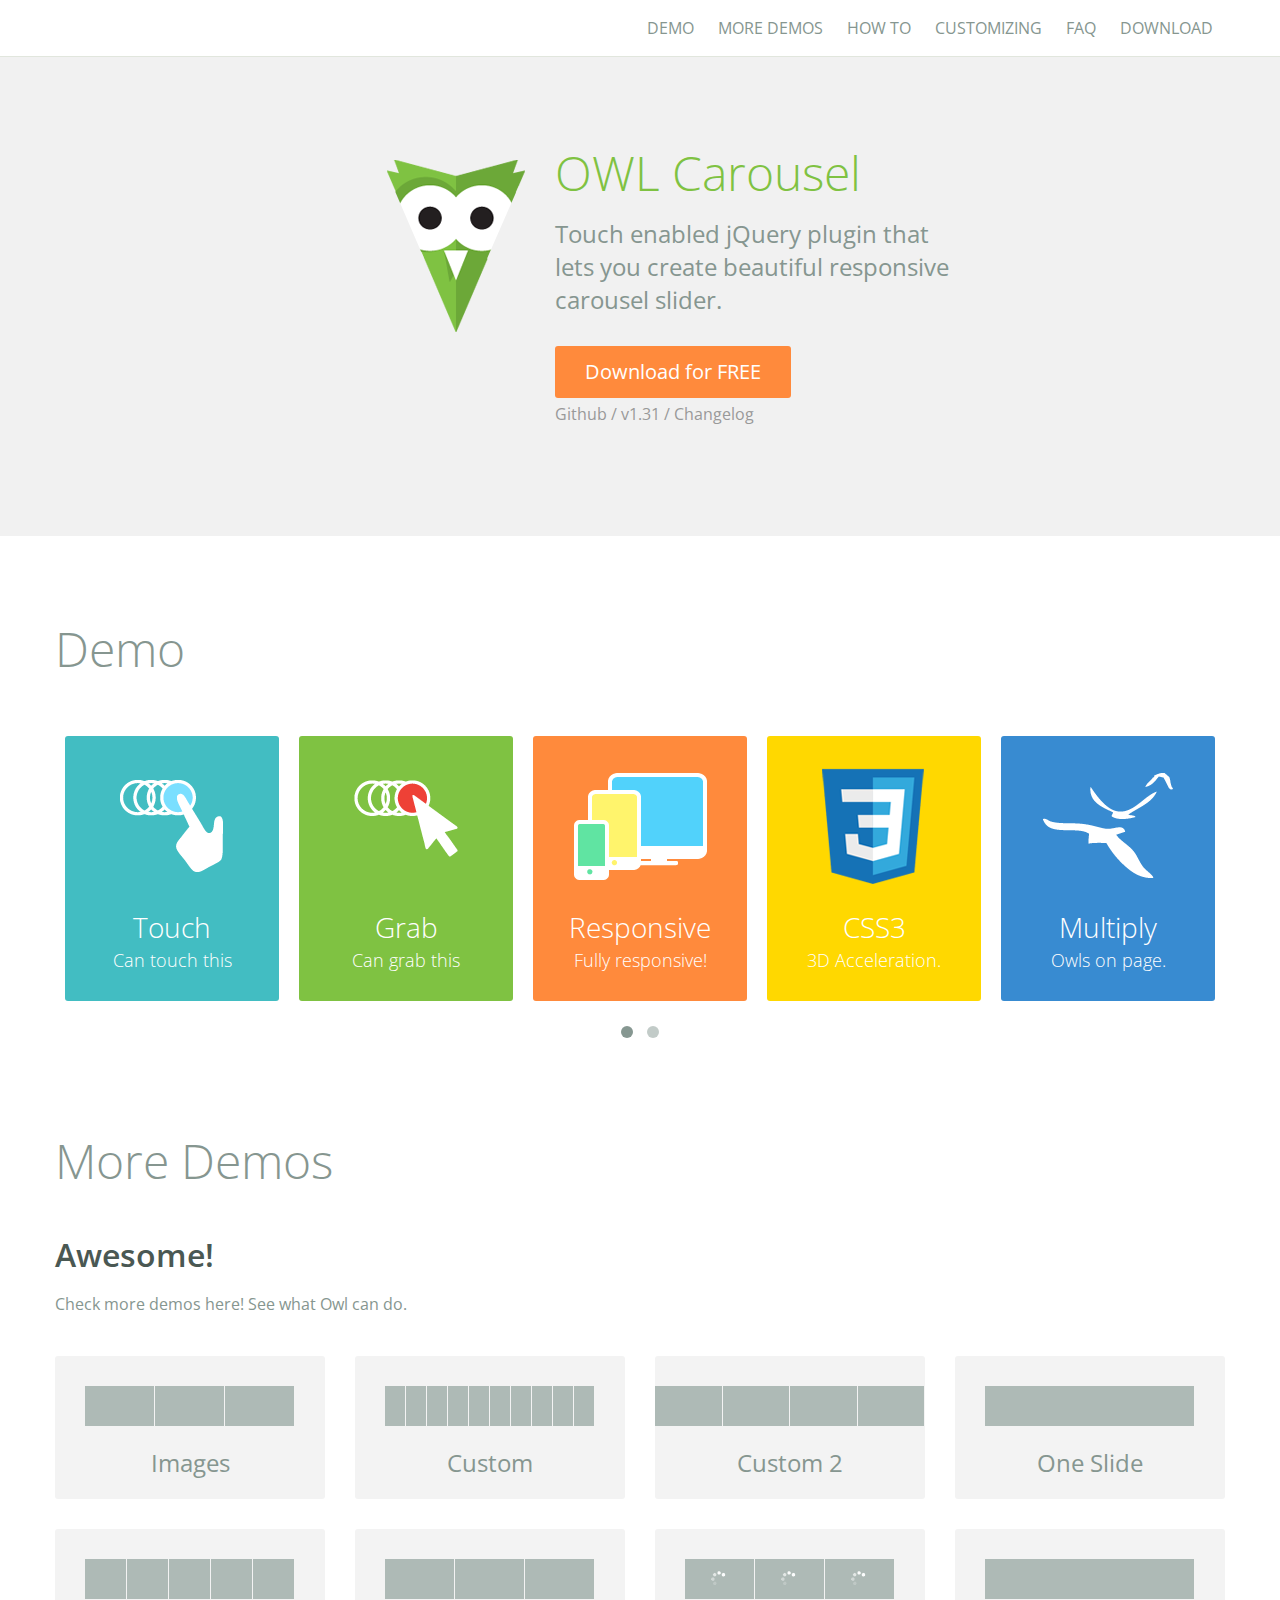
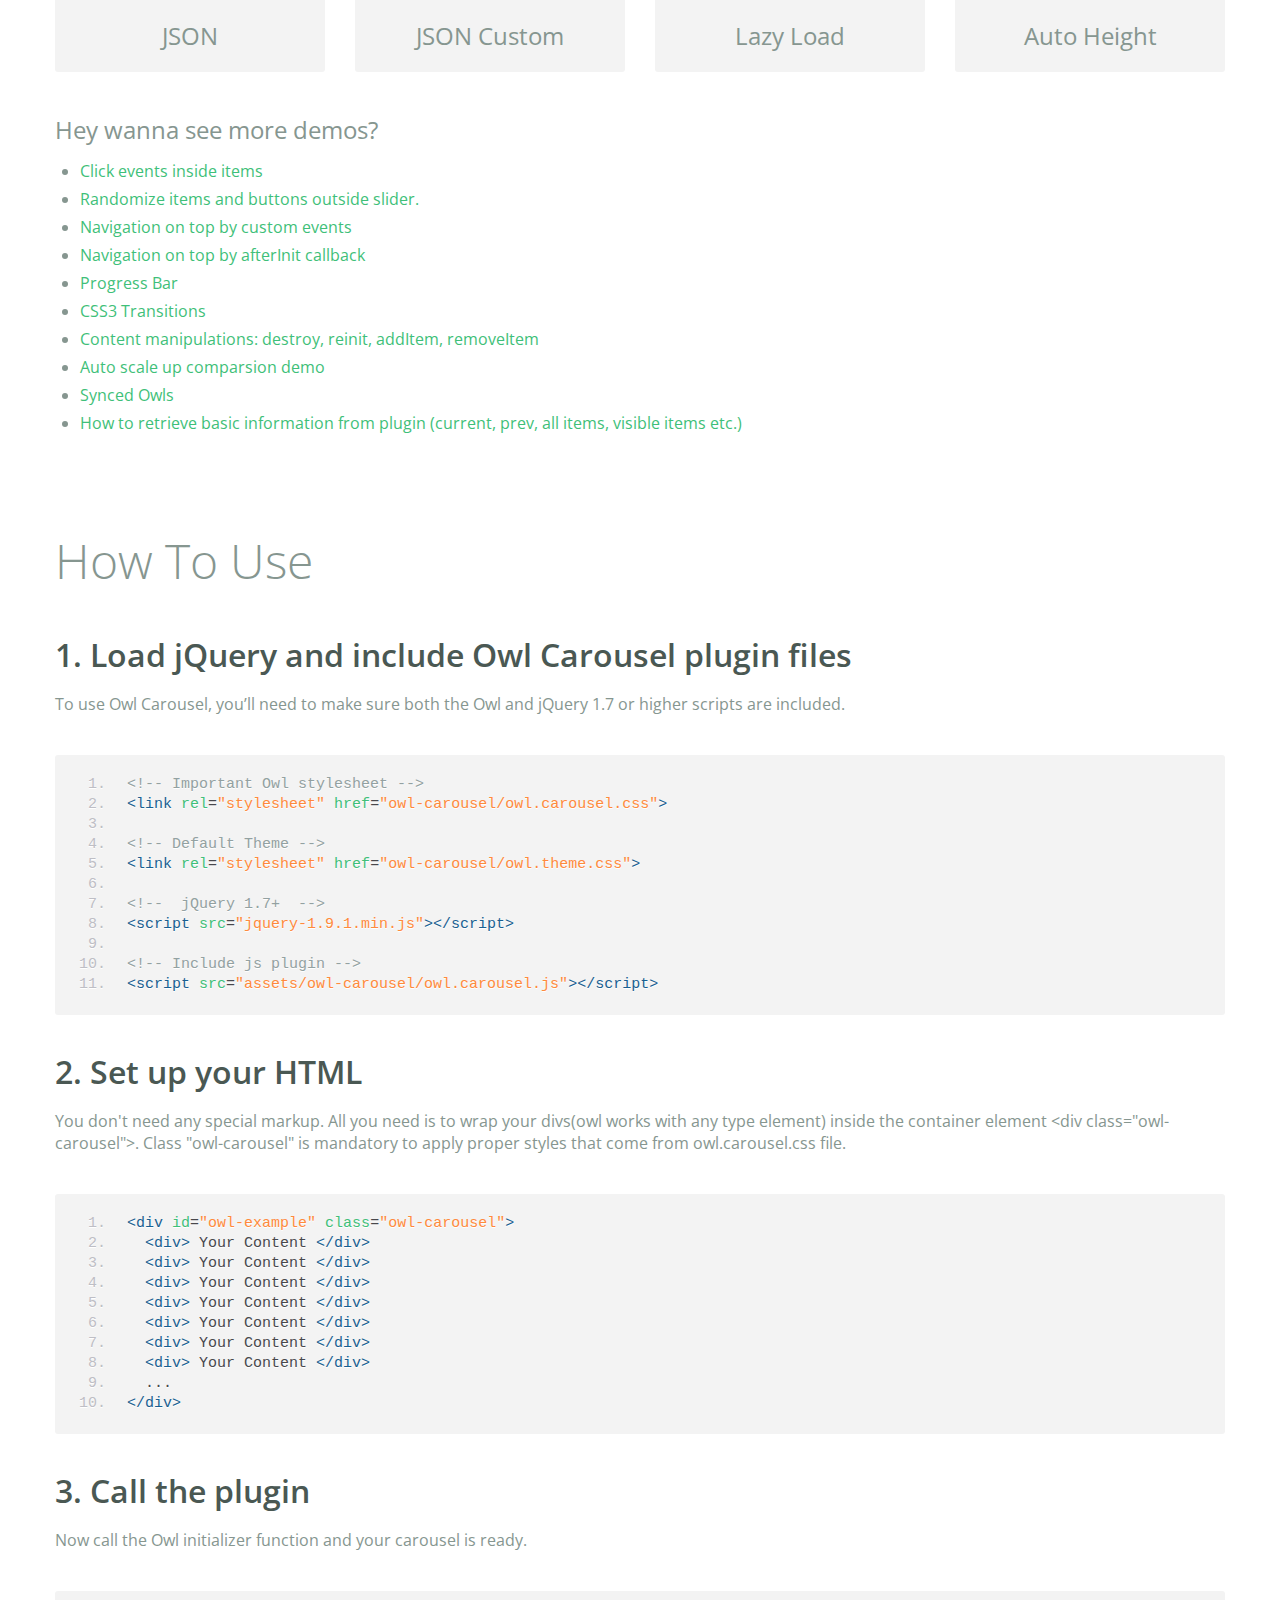
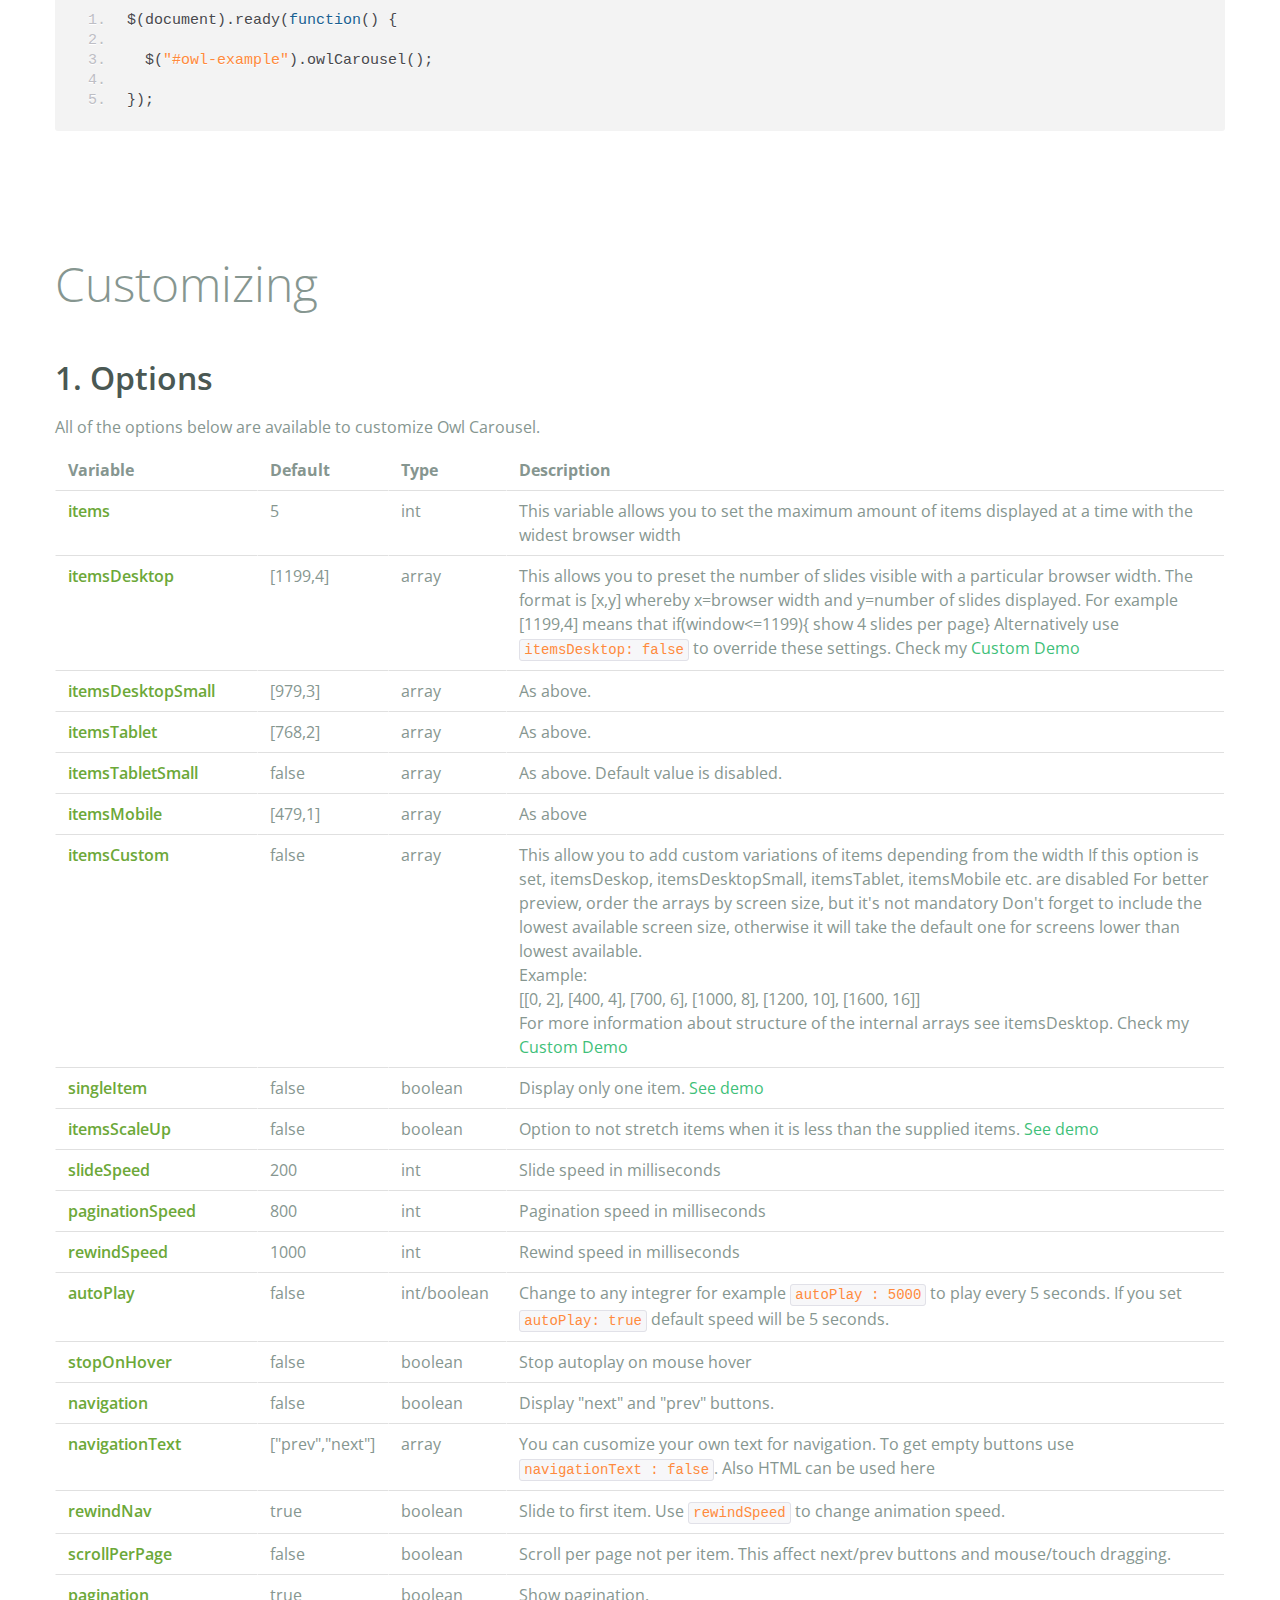
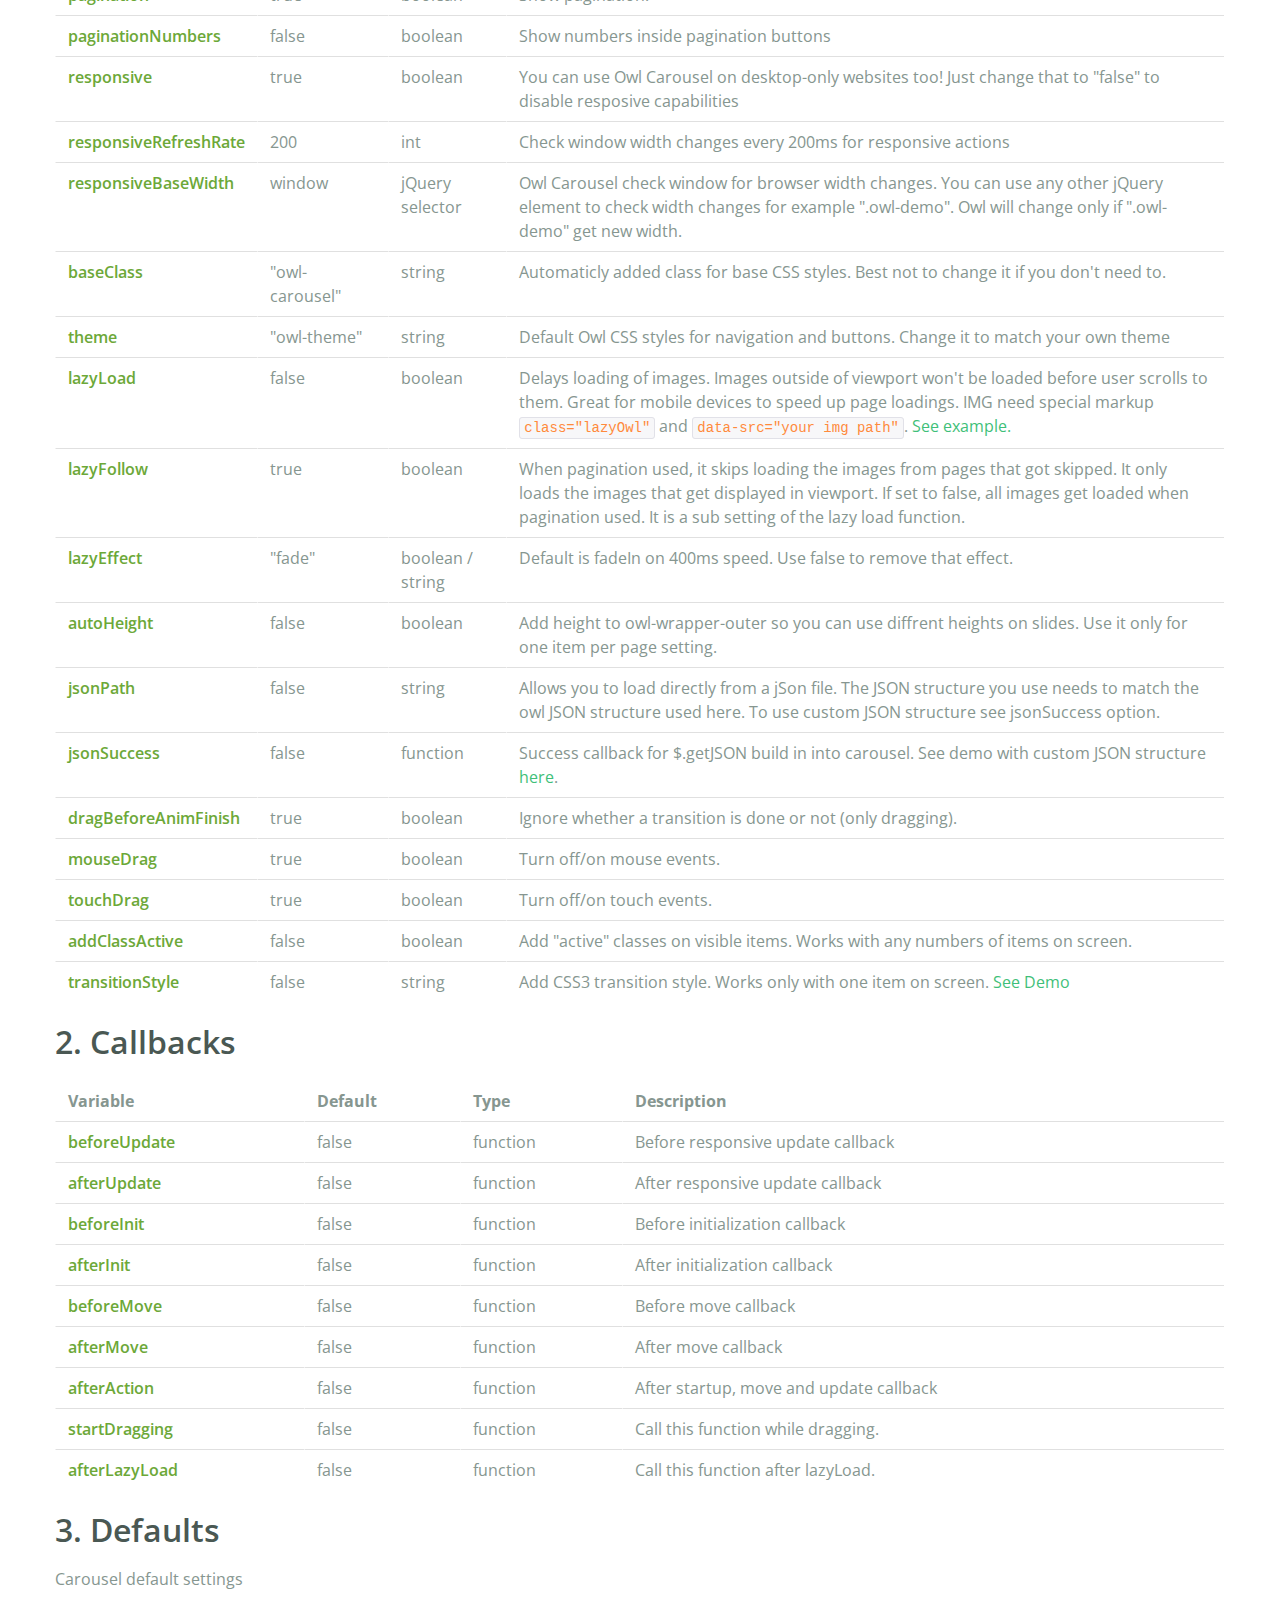
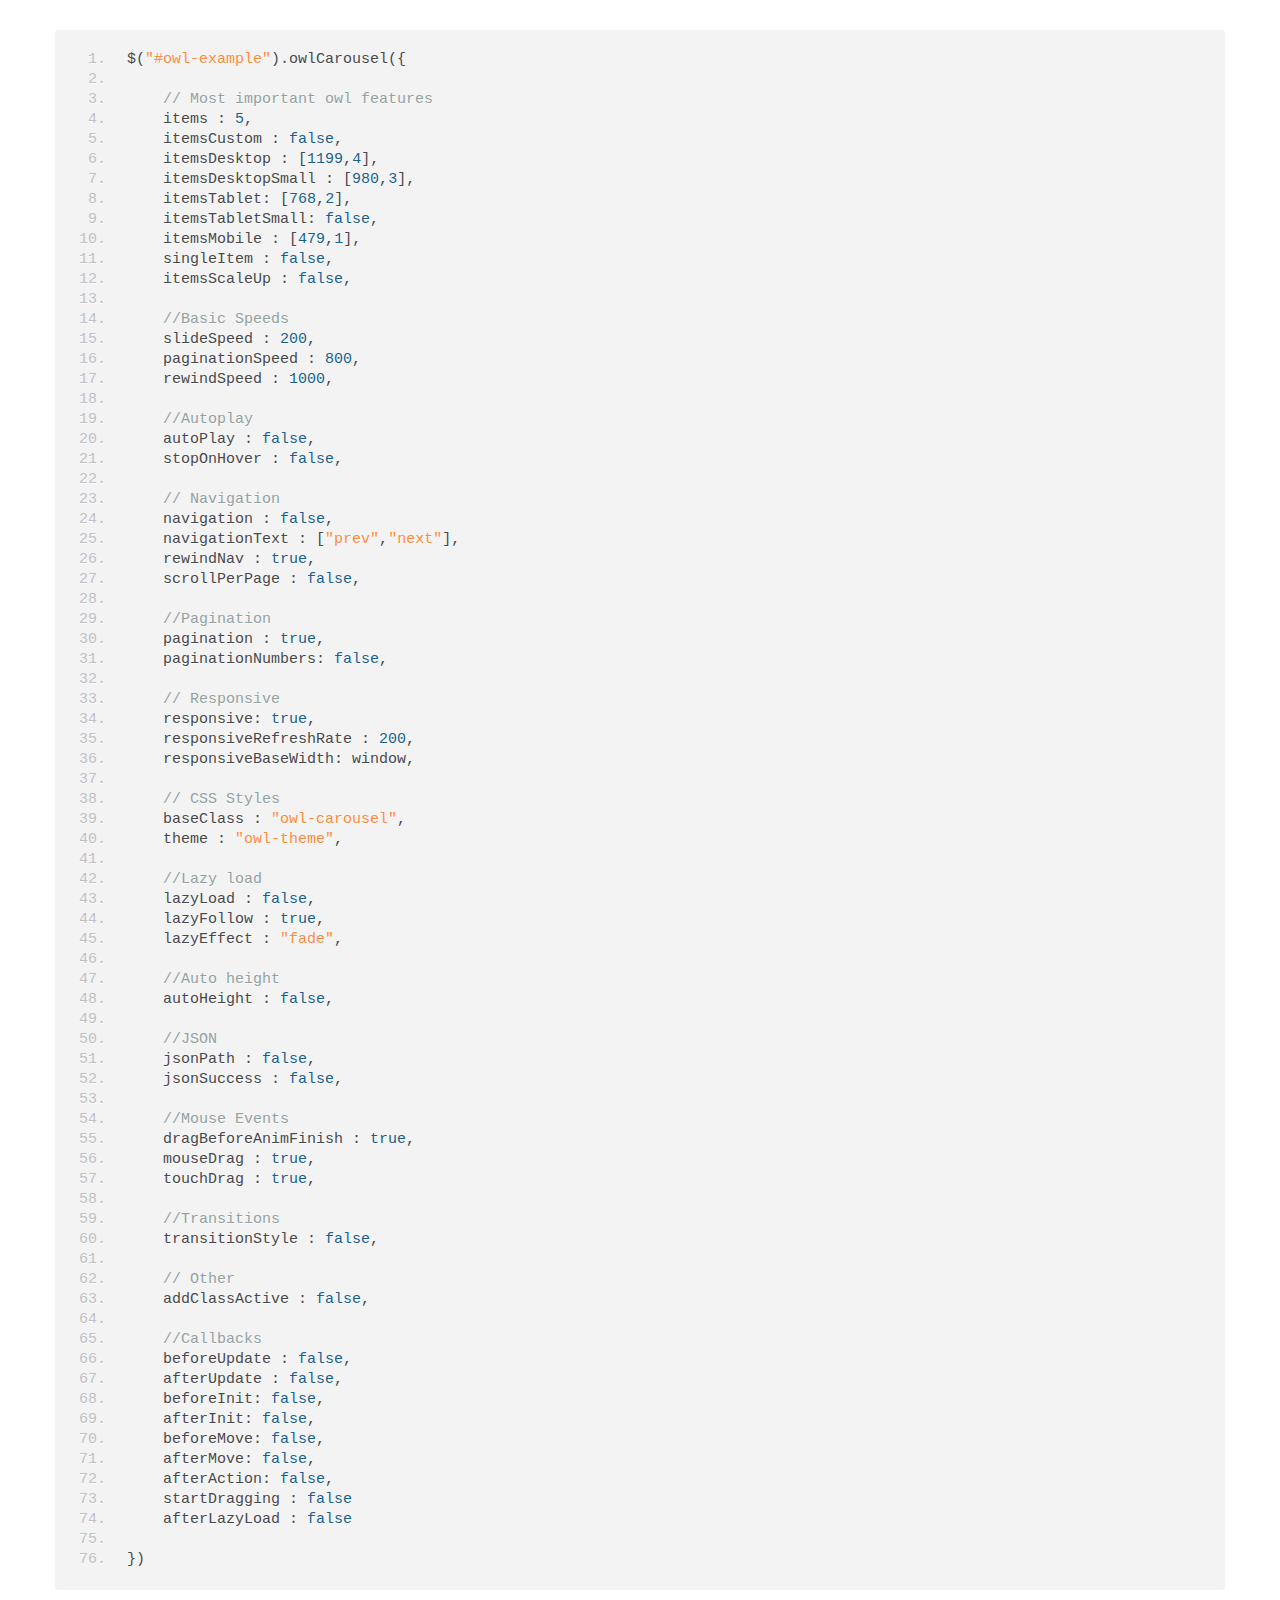
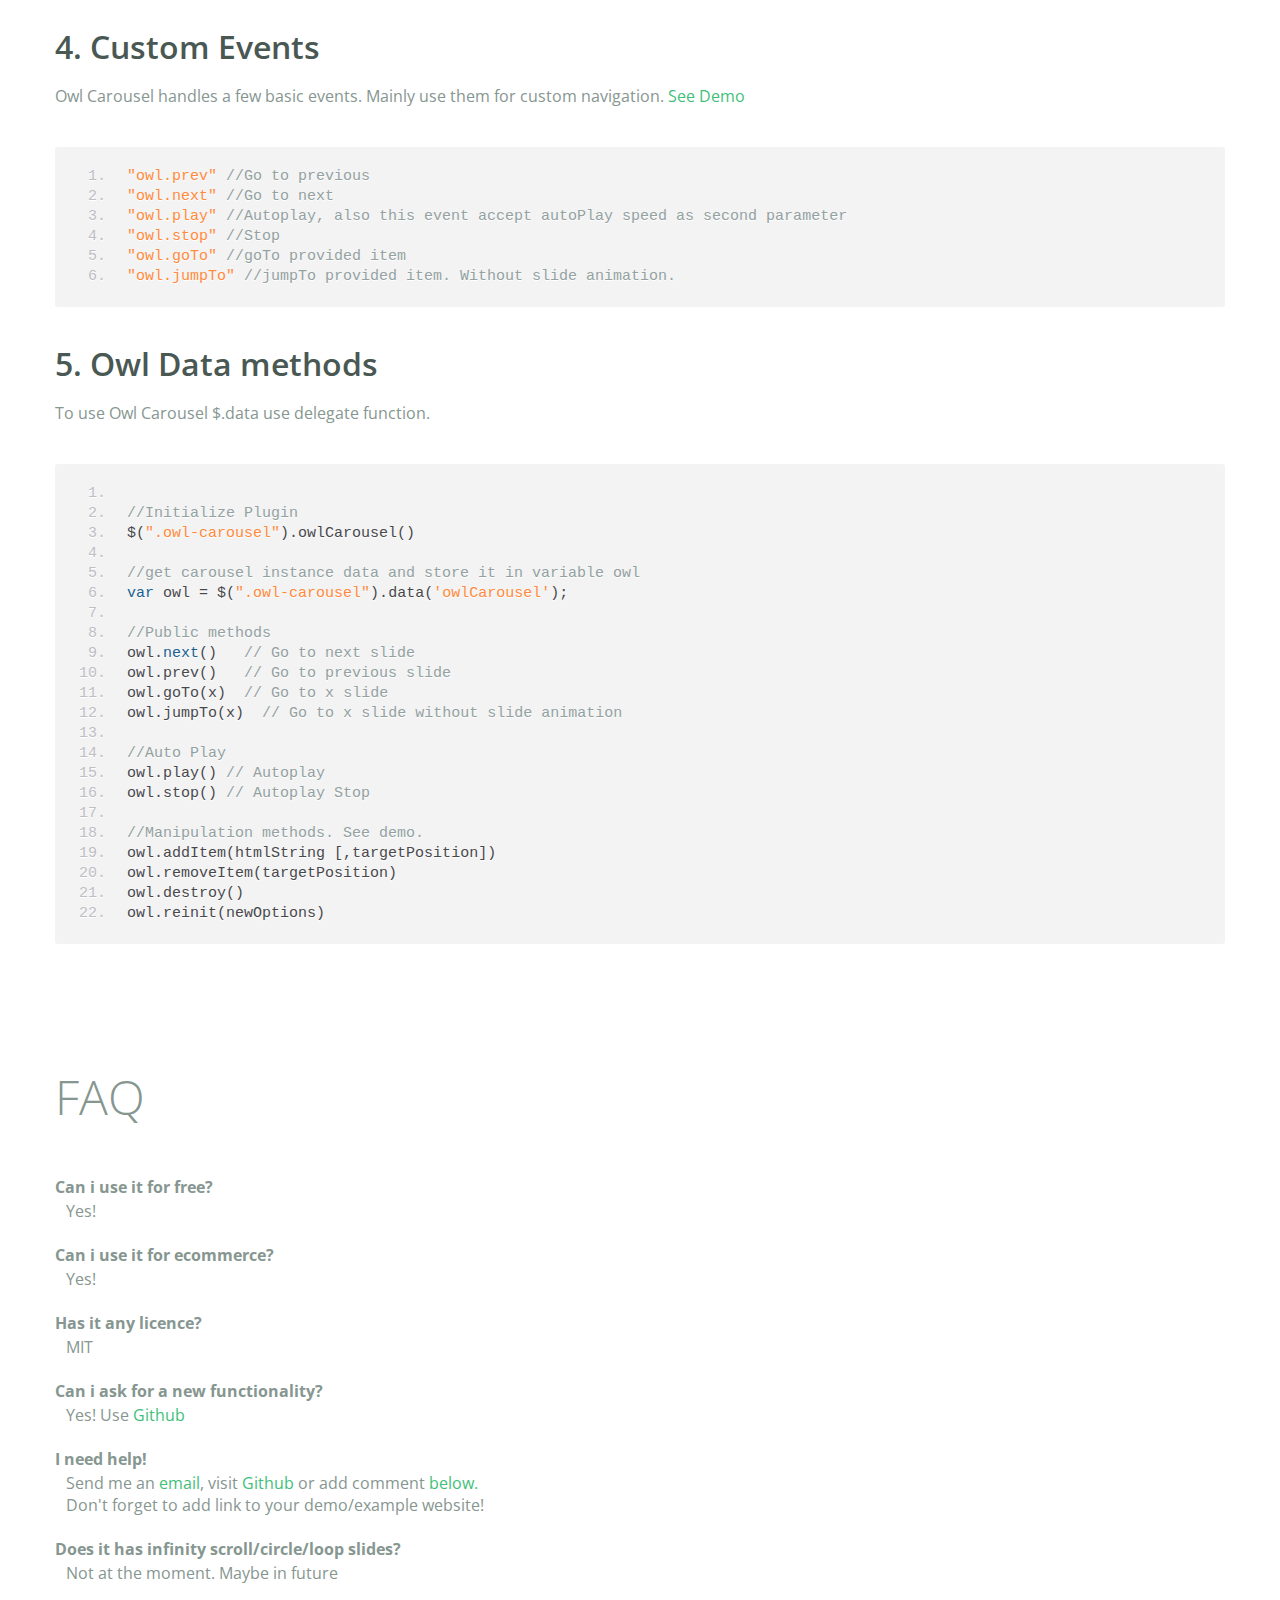
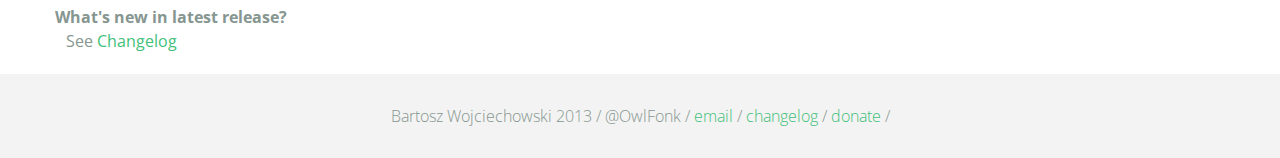
<file: assets/plugins/owl-carousel/index.html>
<!DOCTYPE html>
<html lang="en">
  <head>
    <meta charset="utf-8">
    <title>Owl Carousel</title>
    <meta name="viewport" content="width=device-width, initial-scale=1.0">
    <meta name="description" content="jQuery Responsive Carousel - Owl Carusel">
    <meta name="author" content="Bartosz Wojciechowski">
    <meta name="keywords" content="HTML,CSS,JSON,JavaScript, jQuery, Responsive, Design, Owl, Carousel, Free">

    <link href='http://fonts.googleapis.com/css?family=Open+Sans:400italic,400,300,600,700' rel='stylesheet' type='text/css'>
    <link href="assets/css/bootstrapTheme.css" rel="stylesheet">
    <link href="assets/css/custom.css" rel="stylesheet">

    <!-- Owl Carousel Assets -->
    <link href="owl-carousel/owl.carousel.css" rel="stylesheet">
    <link href="owl-carousel/owl.theme.css" rel="stylesheet">

    <!-- Prettify -->
    <link href="assets/js/google-code-prettify/prettify.css" rel="stylesheet">

    <!-- Le fav and touch icons -->
    <link rel="apple-touch-icon-precomposed" sizes="144x144" href="assets/ico/apple-touch-icon-144-precomposed.png">
    <link rel="apple-touch-icon-precomposed" sizes="114x114" href="assets/ico/apple-touch-icon-114-precomposed.png">
      <link rel="apple-touch-icon-precomposed" sizes="72x72" href="assets/ico/apple-touch-icon-72-precomposed.png">
                    <link rel="apple-touch-icon-precomposed" href="assets/ico/apple-touch-icon-57-precomposed.png">
                                   <link rel="shortcut icon" href="assets/ico/favicon.png">
  </head>
  <body>
      <div id="top-nav" class="navbar navbar-fixed-top">
        <div class="navbar-inner">
          <div class="container">
            <button type="button" class="btn btn-navbar" data-toggle="collapse" data-target=".nav-collapse">
            <span class="icon-bar"></span>
            <span class="icon-bar"></span>
            <span class="icon-bar"></span>
          </button>
            <div class="nav-collapse collapse">
            <ul class="nav pull-right">
              <li><a href="#demo">Demo</a></li>
              <li><a href="#more-demos">More Demos</a></li>
              <li><a href="#how-to">How To</a></li>
              <li><a href="#customizing">Customizing</a></li>
              <li><a href="#faq">FAQ</a></li>
              <li><a href="owl.carousel.zip" class="download" data-spy="affix" data-offset-top="450">Download</a></li>
            </ul>
            </div>
          </div>
        </div>
      </div>

      <div id="header">
        <div class="container">
          <div class="row">
            <div class="span5">
                <img class="logo" src="assets/img/owl-logo.png" alt="Owl Logo">
              </div>
            <div class="span7">
              <h1>OWL Carousel </h1>
              <h3>Touch enabled jQuery plugin that lets you create beautiful responsive carousel slider.</h3>
              <a class="btn btn-success btn-large" href="owl.carousel.zip">Download for FREE</a>
              <p class="muted"><a class="muted" href="https://github.com/OwlFonk/OwlCarousel">Github</a> / v1.31 / <a class="muted" href="changelog.html">Changelog</a></p> 
            </div>
          </div>
        </div>
      </div>

      <div id="demo">
        <div class="container">
          <div class="row">
            <div class="span12">
              <h1>Demo</h1>
            </div>
          </div>

          <div class="row">
            <div class="span12">

              <div id="owl-example" class="owl-carousel">

                <div class="item darkCyan">
                  <img src="assets/img/demo-slides/touch.png" alt="Touch">
                    <h3>Touch</h3>
                    <h4>Can touch this</h4>
                </div>
                <div class="item forestGreen">
                  <img src="assets/img/demo-slides/grab.png" alt="Grab">
                    <h3>Grab</h3>
                    <h4>Can grab this</h4>
                </div>
                <div class="item orange">
                  <img src="assets/img/demo-slides/responsive.png" alt="Responsive">
                    <h3>Responsive</h3>
                    <h4>Fully responsive!</h4>
                </div>

                <div class="item yellow">
                  <img src="assets/img/demo-slides/css3.png" alt="CSS3">
                    <h3>CSS3</h3>
                    <h4>3D Acceleration.</h4>
                </div>

                <div class="item dodgerBlue">
                  <img src="assets/img/demo-slides/multi.png" alt="Multi">
                    <h3>Multiply</h3>
                    <h4>Owls on page.</h4>
                </div>

                <div class="item skyBlue">
                  <img src="assets/img/demo-slides/modern.png" alt="Modern Browsers">
                    <h3>Modern</h3>
                    <h4>Browsers Compatibility</h4>
                </div>

                <div class="item zombieGreen">
                  <img src="assets/img/demo-slides/zombie.png" alt="Zombie Browsers - old ones">
                    <h3>Zombie</h3>
                    <h4>Browsers Compatibility</h4>
                </div>

                <div class="item violet">
                  <img src="assets/img/demo-slides/controls.png" alt="Take Control">
                    <h3>Take Control</h3>
                    <h4>The way you like</h4>
                </div>

                <div class="item yellowLight">
                  <img src="assets/img/demo-slides/feather.png" alt="Light">
                    <h3>Light</h3>
                    <h4>As a feather</h4>
                </div>

                <div class="item steelGray">
                  <img src="assets/img/demo-slides/tons.png" alt="Tons of Opotions">
                    <h3>Tons</h3>
                    <h4>of options</h4>
                </div>

              </div>


            </div>
          </div>

        </div>
      </div>

    <div id="more-demos">
      <div class="container">

        <div class="row">
          <div class="span12">
            <h1>More Demos</h1>
            <h2>Awesome!</h2>
            <p>Check more demos here! See what Owl can do.</p>
          </div>
        </div>

        <div class="row demos-row">
          <div class="span3">
            <a href="demos/images.html" class="demo-box">
              <div class="demo-wrapper demo-images clearfix">
                <div class="demo-slide"><div class="bg"></div></div>
                <div class="demo-slide"><div class="bg"></div></div>
                <div class="demo-slide"><div class="bg"></div></div>
              </div>
              <h3>Images</h3>
            </a>
          </div>

          <div class="span3">
            <a href="demos/custom.html" class="demo-box">
              <div class="demo-wrapper demo-custom clearfix">
                <div class="demo-slide"><div class="bg"></div></div>
                <div class="demo-slide"><div class="bg"></div></div>
                <div class="demo-slide"><div class="bg"></div></div>
                <div class="demo-slide"><div class="bg"></div></div>
                <div class="demo-slide"><div class="bg"></div></div>
                <div class="demo-slide"><div class="bg"></div></div>
                <div class="demo-slide"><div class="bg"></div></div>
                <div class="demo-slide"><div class="bg"></div></div>
                <div class="demo-slide"><div class="bg"></div></div>
                <div class="demo-slide"><div class="bg"></div></div>
              </div>
              <h3>Custom</h3>
            </a>
          </div>

          <div class="span3">
            <a href="demos/itemsCustom.html" class="demo-box">
              <div class="demo-wrapper demo-full clearfix">
                <div class="demo-slide"><div class="bg"></div></div>
                <div class="demo-slide"><div class="bg"></div></div>
                <div class="demo-slide"><div class="bg"></div></div>
                <div class="demo-slide"><div class="bg"></div></div>
              </div>
              <h3>Custom 2</h3>
            </a>
          </div>

          <div class="span3">
            <a href="demos/one.html" class="demo-box">
              <div class="demo-wrapper demo-one clearfix">
                <div class="demo-slide"><div class="bg"></div></div>
              </div>
              <h3>One Slide</h3>
            </a>
          </div>

        </div>
        <div class="row demos-row">
          <div class="span3">
            <a href="demos/json.html" class="demo-box">
              <div class="demo-wrapper demo-Json clearfix">
                <div class="demo-slide"><div class="bg"></div></div>
                <div class="demo-slide"><div class="bg"></div></div>
                <div class="demo-slide"><div class="bg"></div></div>
                <div class="demo-slide"><div class="bg"></div></div>
                <div class="demo-slide"><div class="bg"></div></div>
              </div>
              <h3>JSON</h3>
            </a>
          </div>

          <div class="span3">
            <a href="demos/customJson.html" class="demo-box">
              <div class="demo-wrapper demo-Json-custom clearfix">
                <div class="demo-slide"><div class="bg"></div></div>
                <div class="demo-slide"><div class="bg"></div></div>
                <div class="demo-slide"><div class="bg"></div></div>
              </div>
              <h3>JSON Custom</h3>
            </a>
          </div>

          <div class="span3">
            <a href="demos/lazyLoad.html" class="demo-box">
              <div class="demo-wrapper demo-lazy clearfix">
                <div class="demo-slide"><div class="bg"></div></div>
                <div class="demo-slide"><div class="bg"></div></div>
                <div class="demo-slide"><div class="bg"></div></div>
              </div>
              <h3>Lazy Load</h3>
            </a>
          </div>

          <div class="span3">
            <a href="demos/autoHeight.html" class="demo-box">
              <div class="demo-wrapper demo-height clearfix">
                <div class="demo-slide"><div class="bg"></div></div>
              </div>
              <h3>Auto Height</h3>
            </a>
          </div>

          
        </div>

        <div class="row">
          <div class="span12">
            <h3>Hey wanna see more demos?</h3>
            <ul>
              <li>
                <a href="demos/click.html">Click events inside items</a>
              </li>
              <li>
                <a href="demos/randomOrder.html">Randomize items and buttons outside slider.</a>
              </li>
              <li>
                <a href="demos/navOnTop.html">Navigation on top by custom events</a>
              </li>
              <li>
                <a href="demos/navOnTop2.html">Navigation on top by afterInit callback</a>
              </li>
              <li>
                <a href="demos/progressBar.html">Progress Bar</a>
              </li>
              <li>
                <a href="demos/transitions.html">CSS3 Transitions</a>
              </li>
              <li>
                <a href="demos/manipulations.html">Content manipulations: destroy, reinit, addItem, removeItem</a>
              </li>
              <li>
                <a href="demos/scaleup.html">Auto scale up comparsion demo</a>
              </li>
              <li>
                <a href="demos/sync.html">Synced Owls</a>
              </li>
              <li>
                <a href="demos/owlStatus.html">How to retrieve basic information from plugin (current, prev, all items, visible items etc.)</a>
              </li>
            </ul>
            
          </div>
        </div>


      </div>
    </div>

    <div id="how-to">
      <div class="container">
        <div class="row">
          <div class="span12">
            <h1>How To Use</h1>
            <h2>1. Load jQuery and include Owl Carousel plugin files</h2>
            <p>To use Owl Carousel, you’ll need to make sure both the Owl and jQuery 1.7 or higher scripts are included.</p>
<pre class="pre-show prettyprint linenums">
&lt;!-- Important Owl stylesheet --&gt;
&lt;link rel="stylesheet" href="owl-carousel/owl.carousel.css"&gt;

&lt;!-- Default Theme --&gt;
&lt;link rel="stylesheet" href="owl-carousel/owl.theme.css"&gt;

&lt;!--  jQuery 1.7+  --&gt;
&lt;script src="jquery-1.9.1.min.js"&gt;&lt;/script&gt;

&lt;!-- Include js plugin --&gt;
&lt;script src="assets/owl-carousel/owl.carousel.js"&gt;&lt;/script&gt;
</pre>
          <h2>2. Set up your HTML</h2>
          <p>You don't need any special markup. All you need is to wrap your divs(owl works with any type element) inside the container element &lt;div class="owl-carousel"&gt;. Class "owl-carousel" is mandatory to apply proper styles that come from owl.carousel.css file.</p>
<pre class="pre-show prettyprint linenums">
&lt;div id="owl-example" class="owl-carousel"&gt;
  &lt;div&gt; Your Content &lt;/div&gt;
  &lt;div&gt; Your Content &lt;/div&gt;
  &lt;div&gt; Your Content &lt;/div&gt;
  &lt;div&gt; Your Content &lt;/div&gt;
  &lt;div&gt; Your Content &lt;/div&gt;
  &lt;div&gt; Your Content &lt;/div&gt;
  &lt;div&gt; Your Content &lt;/div&gt;
  ...
&lt;/div>
</pre>    
          <h2>3. Call the plugin</h2>
          <p>Now call the Owl initializer function and your carousel is ready.</p>
<pre class="pre-show prettyprint linenums">
$(document).ready(function() {

  $("#owl-example").owlCarousel();

});
</pre>  
          </div>
        </div>
      </div>
    </div>


    <div id="customizing">
      <div class="container">
        <div class="row">
          <div class="span12">
            <h1>Customizing</h1>
            <h2>1. Options</h2>
            <p>All of the options below are available to customize Owl Carousel.</p> 
            <table class="table hp-table table-bordered table-striped">
              <thead>
                <tr>
                  <th>Variable</th>
                  <th>Default</th>
                  <th>Type</th>
                  <th>Description</th>
                </tr>
              </thead>
              <tbody>
                <tr>
                  <td><span class="text-emp">items</span></td>
                  <td>5</td>
                  <td>int</td>
                  <td>This variable allows you to set the maximum amount of items displayed at a time with the widest browser width</td>
                </tr>
                 <tr>
                  <td><span class="text-emp">itemsDesktop</span></td>
                  <td>[1199,4]</td>
                  <td>array</td>
                  <td>This allows you to preset the number of slides visible with a particular browser width. The format is [x,y] whereby x=browser width and y=number of slides displayed. For example [1199,4] means that if(window&lt;=1199){ show 4 slides per page}
                    Alternatively use <code>itemsDesktop: false</code> to override these settings. Check my <a href="demos/custom.html">Custom Demo</a></td>
                </tr>
                <tr>
                  <td><span class="text-emp">itemsDesktopSmall</span></td>
                  <td>[979,3]</td>
                  <td>array</td>
                  <td>As above.</td>
                </tr>
                <tr>
                  <td><span class="text-emp">itemsTablet</span></td>
                  <td>[768,2]</td>
                  <td>array</td>
                  <td>As above.</td>
                </tr>
                <tr>
                  <td><span class="text-emp">itemsTabletSmall</span></td>
                  <td>false</td>
                  <td>array</td>
                  <td>As above. Default value is disabled.</td>
                </tr>
                <tr>
                  <td><span class="text-emp">itemsMobile</span></td>
                  <td>[479,1]</td>
                  <td>array</td>
                  <td>As above</td>
                </tr>
                <tr>
                  <td><span class="text-emp">itemsCustom</span></td>
                  <td>false</td>
                  <td>array</td>
                  <td>
                    This allow you to add custom variations of items depending from the width
                    If this option is set, itemsDeskop, itemsDesktopSmall, itemsTablet, itemsMobile etc. are disabled
                    For better preview, order the arrays by screen size, but it's not mandatory
                    Don't forget to include the lowest available screen size, otherwise it will take the default one for screens lower than lowest available.
                    <br />Example:<br /> [[0, 2], [400, 4], [700, 6], [1000, 8], [1200, 10], [1600, 16]]<br />
                    For more information about structure of the internal arrays see itemsDesktop. Check my <a href="demos/custom.html">Custom Demo</a></td>
                </tr>
                <tr>
                  <td><span class="text-emp">singleItem</span></td>
                  <td>false</td>
                  <td>boolean</td>
                  <td>Display only one item. <a href="demos/one.html">See demo</a></td>
                </tr>
                <tr>
                  <td><span class="text-emp">itemsScaleUp</span></td>
                  <td>false</td>
                  <td>boolean</td>
                  <td>Option to not stretch items when it is less than the supplied items. <a href="demos/scaleup.html">See demo</a></td>
                </tr>
                <tr>
                  <td><span class="text-emp">slideSpeed</span></td>
                  <td>200</td>
                  <td>int</td>
                  <td>Slide speed in milliseconds</td>
                </tr>
                <tr>
                  <td><span class="text-emp">paginationSpeed</span></td>
                  <td>800</td>
                  <td>int</td>
                  <td>Pagination speed in milliseconds</td>
                </tr>
                <tr>
                  <td><span class="text-emp">rewindSpeed</span></td>
                  <td>1000</td>
                  <td>int</td>
                  <td>Rewind speed in milliseconds</td>
                </tr>
                <tr>
                  <td><span class="text-emp">autoPlay</span></td>
                  <td>false</td>
                  <td>int/boolean</td>
                  <td>Change to any integrer for example <code>autoPlay : 5000</code> to play every 5 seconds. If you set <code>autoPlay: true</code> default speed will be 5 seconds.</td>
                </tr>
                <tr>
                <tr>
                  <td><span class="text-emp">stopOnHover</span></td>
                  <td>false</td>
                  <td>boolean</td>
                  <td>Stop autoplay on mouse hover</td>
                </tr>
                <tr>
                <tr>
                  <td><span class="text-emp">navigation</span></td>
                  <td>false</td>
                  <td>boolean</td>
                  <td>Display "next" and "prev" buttons.</td>
                </tr>
                <tr>
                  <td><span class="text-emp">navigationText</span></td>
                  <td>["prev","next"]</td>
                  <td>array</td>
                  <td>You can cusomize your own text for navigation. To get empty buttons use <code>navigationText : false</code>. Also HTML can be used here</td>
                </tr>
                <tr>
                  <td><span class="text-emp">rewindNav</span></td>
                  <td>true</td>
                  <td>boolean</td>
                  <td>Slide to first item. Use <code>rewindSpeed</code> to change animation speed. </td>
                </tr>
                <tr>
                  <td><span class="text-emp">scrollPerPage</span></td>
                  <td>false</td>
                  <td>boolean</td>
                  <td>Scroll per page not per item. This affect next/prev buttons and mouse/touch dragging.</td>
                </tr>
                <tr>
                  <td><span class="text-emp">pagination</span></td>
                  <td>true</td>
                  <td>boolean</td>
                  <td>Show pagination.</td>
                </tr>
                <tr>
                  <td><span class="text-emp">paginationNumbers</span></td>
                  <td>false</td>
                  <td>boolean</td>
                  <td>Show numbers inside pagination buttons</td>
                </tr>
                <tr>
                  <td><span class="text-emp">responsive</span></td>
                  <td>true</td>
                  <td>boolean</td>
                  <td>You can use Owl Carousel on desktop-only websites too! Just change that to "false" to disable resposive capabilities</td>
                </tr>
                <tr>
                  <td><span class="text-emp">responsiveRefreshRate</span></td>
                  <td>200</td>
                  <td>int</td>
                  <td>Check window width changes every 200ms for responsive actions</td>
                </tr>
                <tr>
                  <td><span class="text-emp">responsiveBaseWidth</span></td>
                  <td>window</td>
                  <td>jQuery selector</td>
                  <td>Owl Carousel check window for browser width changes. You can use any other jQuery element to check width changes for example ".owl-demo". Owl will change only if ".owl-demo" get new width.</td>
                </tr>
                <tr>
                  <td><span class="text-emp">baseClass</span></td>
                  <td>"owl-carousel"</td>
                  <td>string</td>
                  <td>Automaticly added class for base CSS styles. Best not to change it if you don't need to.</td>
                </tr>
                <tr>
                  <td><span class="text-emp">theme</span></td>
                  <td>"owl-theme"</td>
                  <td>string</td>
                  <td>Default Owl CSS styles for navigation and buttons. Change it to match your own theme</td>
                </tr>
                <tr>
                  <td><span class="text-emp">lazyLoad</span></td>
                  <td>false</td>
                  <td>boolean</td>
                  <td>Delays loading of images. Images outside of viewport won't be loaded before user scrolls to them. Great for mobile devices to speed up page loadings. IMG need special markup <code>class="lazyOwl"</code> and <code>data-src="your img path"</code>. <a href="demos/lazyLoad.html">See example.</a></td>
                </tr>
                <tr>
                  <td><span class="text-emp">lazyFollow</span></td>
                  <td>true</td>
                  <td>boolean</td>
                  <td>When pagination used, it skips loading the images from pages that got skipped. It only loads the images that get displayed in viewport. If set to false, all images get loaded when pagination used. It is a sub setting of the lazy load function.</td>
                </tr>
                <tr>
                  <td><span class="text-emp">lazyEffect</span></td>
                  <td>"fade"</td>
                  <td>boolean / string</td>
                  <td>Default is fadeIn on 400ms speed. Use false to remove that effect.</td>
                </tr>
                <tr>
                  <td><span class="text-emp">autoHeight</span></td>
                  <td>false</td>
                  <td>boolean</td>
                  <td>Add height to owl-wrapper-outer so you can use diffrent heights on slides. Use it only for one item per page setting.</td>
                </tr>
                <tr>
                  <td><span class="text-emp">jsonPath</span></td>
                  <td>false</td>
                  <td>string</td>
                  <td>Allows you to load directly from a jSon file. The JSON structure you use needs to match the owl JSON structure used here. To use custom JSON structure see jsonSuccess option.</td>
                </tr>
                <tr>
                  <td><span class="text-emp">jsonSuccess</span></td>
                  <td>false</td>
                  <td>function</td>
                  <td>Success callback for $.getJSON build in into carousel. See demo with custom JSON structure <a href="demos/customJson.html">here</a>. </td>
                </tr>
                <tr>
                  <td><span class="text-emp">dragBeforeAnimFinish</span></td>
                  <td>true</td>
                  <td>boolean</td>
                  <td>Ignore whether a transition is done or not (only dragging).</td>
                </tr>
                <tr>
                  <td><span class="text-emp">mouseDrag</span></td>
                  <td>true</td>
                  <td>boolean</td>
                  <td>Turn off/on mouse events.</td>
                </tr>
                <tr>
                  <td><span class="text-emp">touchDrag</span></td>
                  <td>true</td>
                  <td>boolean</td>
                  <td>Turn off/on touch events.</td>
                </tr>
                <tr>
                  <td><span class="text-emp">addClassActive</span></td>
                  <td>false</td>
                  <td>boolean</td>
                  <td>Add "active" classes on visible items. Works with any numbers of items on screen.</td>
                </tr>
                <tr>
                  <td><span class="text-emp">transitionStyle</span></td>
                  <td>false</td>
                  <td>string</td>
                  <td>Add CSS3 transition style. Works only with one item on screen. <a href="demos/transitions.html">See Demo</a></td>
                </tr>
              </tbody>
            </table>
            <h2>2. Callbacks</h2>
            <table class="table hp-table table-bordered table-striped">
              <thead>
                <tr>
                  <th>Variable</th>
                  <th>Default</th>
                  <th>Type</th>
                  <th>Description</th>
                </tr>
              </thead>
              <tbody>
                <tr>
                  <td><span class="text-emp">beforeUpdate</span></td>
                  <td>false</td>
                  <td>function</td>
                  <td>Before responsive update callback</td>
                </tr>
                <tr>
                  <td><span class="text-emp">afterUpdate</span></td>
                  <td>false</td>
                  <td>function</td>
                  <td>After responsive update callback</td>
                </tr>
                <tr>
                  <td><span class="text-emp">beforeInit</span></td>
                  <td>false</td>
                  <td>function</td>
                  <td>Before initialization callback</td>
                </tr>
                <tr>
                  <td><span class="text-emp">afterInit</span></td>
                  <td>false</td>
                  <td>function</td>
                  <td>After initialization callback</td>
                </tr>
                <tr>
                  <td><span class="text-emp">beforeMove</span></td>
                  <td>false</td>
                  <td>function</td>
                  <td>Before move callback</td>
                </tr>
                <tr>
                  <td><span class="text-emp">afterMove</span></td>
                  <td>false</td>
                  <td>function</td>
                  <td>After move callback</td>
                </tr>
                <tr>
                  <td><span class="text-emp">afterAction</span></td>
                  <td>false</td>
                  <td>function</td>
                  <td>After startup, move and update callback</td>
                </tr>
                <tr>
                  <td><span class="text-emp">startDragging</span></td>
                  <td>false</td>
                  <td>function</td>
                  <td>Call this function while dragging.</td>
                </tr>
                <tr>
                  <td><span class="text-emp">afterLazyLoad</span></td>
                  <td>false</td>
                  <td>function</td>
                  <td>Call this function after lazyLoad.</td>
                </tr>
              </tbody>
            </table>

              <h2>3. Defaults</h2>
              <p>Carousel default settings</p>
<pre class="pre-show prettyprint linenums">
$("#owl-example").owlCarousel({

    // Most important owl features
    items : 5,
    itemsCustom : false,
    itemsDesktop : [1199,4],
    itemsDesktopSmall : [980,3],
    itemsTablet: [768,2],
    itemsTabletSmall: false,
    itemsMobile : [479,1],
    singleItem : false,
    itemsScaleUp : false,

    //Basic Speeds
    slideSpeed : 200,
    paginationSpeed : 800,
    rewindSpeed : 1000,

    //Autoplay
    autoPlay : false,
    stopOnHover : false,

    // Navigation
    navigation : false,
    navigationText : ["prev","next"],
    rewindNav : true,
    scrollPerPage : false,

    //Pagination
    pagination : true,
    paginationNumbers: false,

    // Responsive 
    responsive: true,
    responsiveRefreshRate : 200,
    responsiveBaseWidth: window,

    // CSS Styles
    baseClass : "owl-carousel",
    theme : "owl-theme",

    //Lazy load
    lazyLoad : false,
    lazyFollow : true,
    lazyEffect : "fade",

    //Auto height
    autoHeight : false,

    //JSON 
    jsonPath : false, 
    jsonSuccess : false,

    //Mouse Events
    dragBeforeAnimFinish : true,
    mouseDrag : true,
    touchDrag : true,

    //Transitions
    transitionStyle : false,

    // Other
    addClassActive : false,

    //Callbacks
    beforeUpdate : false,
    afterUpdate : false,
    beforeInit: false, 
    afterInit: false, 
    beforeMove: false, 
    afterMove: false,
    afterAction: false,
    startDragging : false
    afterLazyLoad : false

})
</pre>
              <h2>4. Custom Events</h2>
              <p>Owl Carousel handles a few basic events. Mainly use them for custom navigation. <a href="demos/custom.html">See Demo</a></p>

<pre class="pre-show prettyprint linenums">
"owl.prev" //Go to previous
"owl.next" //Go to next
"owl.play" //Autoplay, also this event accept autoPlay speed as second parameter
"owl.stop" //Stop
"owl.goTo" //goTo provided item
"owl.jumpTo" //jumpTo provided item. Without slide animation.
</pre>

              <h2>5. Owl Data methods</h2>
              <p>To use Owl Carousel $.data use delegate function.</p>
              
<pre class="pre-show prettyprint linenums">

//Initialize Plugin
$(".owl-carousel").owlCarousel()

//get carousel instance data and store it in variable owl
var owl = $(".owl-carousel").data('owlCarousel');

//Public methods
owl.next()   // Go to next slide
owl.prev()   // Go to previous slide
owl.goTo(x)  // Go to x slide
owl.jumpTo(x)  // Go to x slide without slide animation

//Auto Play
owl.play() // Autoplay
owl.stop() // Autoplay Stop

//Manipulation methods. <a href="demos/manipulations.html">See demo.</a>
owl.addItem(htmlString [,targetPosition])
owl.removeItem(targetPosition)
owl.destroy()
owl.reinit(newOptions)
</pre>
          </div>
        </div>
      </div>
    </div>

    <div id="faq" class="container">
      <div class="row">
        <div class="span12">
          <h1>FAQ</h1>
          <dl>
            <dt>Can i use it for free?</dt>
            <dd>Yes!</dd>
            <dt>Can i use it for ecommerce?</dt>
            <dd>Yes!</dd>
            <dt>Has it any licence?</dt>
            <dd>MIT</dd>
            <dt>Can i ask for a new functionality?</dt>
            <dd>Yes! Use <a href="https://github.com/OwlFonk/OwlCarousel">Github</a></dd>
            <dt>I need help!</dt>
            <dd>Send me an <a href="mailto:owl@owlgraphic.com?subject=Hey Owl! I need help">email</a>, visit <a href="https://github.com/OwlFonk/OwlCarousel">Github</a> or add comment <a href="#disqus">below.</a><br>Don't forget to add link to your demo/example website!</dd>
            <dt>Does it has infinity scroll/circle/loop slides?</dt>
            <dd>Not at the moment. Maybe in future</dd>
            <dt>What's new in latest release?</dt>
            <dd>See <a href="changelog.html">Changelog</a></dd>
          </dl>
        </div>
      </div>
    </div>

    <div class="container disqus">
        <div class="row">
          <div class="span12">
            <h1>Disqus</h1>

    <div id="disqus_thread"></div>
    <noscript>Please enable JavaScript to view the <a href="http://disqus.com/?ref_noscript">comments powered by Disqus.</a></noscript>
    <a href="http://disqus.com" class="dsq-brlink">comments powered by <span class="logo-disqus">Disqus</span></a>
      </div>
    </div>
  </div>

    <div id="footer">
      <div class="container">
        <div class="row">
          <div class="span12">
            <h5>Bartosz Wojciechowski 2013 / @OwlFonk / 
            <a href="mailto:owl@owlgraphic.com?subject=Hey Owl!">email</a> / 
            <a href="changelog.html">changelog</a> /
            <a href="https://www.paypal.com/cgi-bin/webscr?cmd=_s-xclick&hosted_button_id=EFSGXZS7V2U9N">donate</a> / 
            <a href="https://twitter.com/share" class="twitter-share-button" data-url="http://owlgraphic.com/owlcarousel/" data-text="Awesome jQuery Owl Carousel Responsive Plugin" data-via="OwlFonk" data-count="none" data-hashtags="owlcarousel"></a>
            <script>
            var owldomain = window.location.hostname.indexOf("owlgraphic");
            if(owldomain !== -1){
              !function(d,s,id){var js,fjs=d.getElementsByTagName(s)[0],p=/^http:/.test(d.location)?'http':'https';if(!d.getElementById(id)){js=d.createElement(s);js.id=id;js.src=p+'://platform.twitter.com/widgets.js';fjs.parentNode.insertBefore(js,fjs);}}(document, 'script', 'twitter-wjs');
            }
            </script>
            </h5>
          </div>
        </div>
      </div>
    </div>


    <script src="assets/js/jquery-1.9.1.min.js"></script>
    <script src="owl-carousel/owl.carousel.min.js"></script>

    <!-- Frontpage Demo -->
    <script>

    $(document).ready(function($) {
      $("#owl-example").owlCarousel();
    });


    $("body").data("page", "frontpage");

    </script>
    <script src="assets/js/bootstrap-collapse.js"></script>
    <script src="assets/js/bootstrap-transition.js"></script>

    <script src="assets/js/google-code-prettify/prettify.js"></script>
	  <script src="assets/js/application.js"></script>

    <script type="text/javascript">
    jQuery(function($){
      var disqus_loaded = false;
      var top = $("#faq").offset().top; 
      var owldomain = window.location.hostname.indexOf("owlgraphic");
      var comments = window.location.href.indexOf("comment");

      if(owldomain !== -1){
        function check(){
          if ( (!disqus_loaded && $(window).scrollTop() + $(window).height() > top) || (comments !== -1) ){
            $(window).off( "scroll" )
            disqus_loaded = true;
            /* * * CONFIGURATION VARIABLES: EDIT BEFORE PASTING INTO YOUR WEBPAGE * * */
            var disqus_shortname = 'owlcarousel'; // required: replace example with your forum shortname
            var disqus_identifier = 'OWL Carousel';
            //var disqus_url = 'http://owlgraphic.com/owlcarousel/';
            /* * * DON'T EDIT BELOW THIS LINE * * */
            (function() {
                var dsq = document.createElement('script'); dsq.type = 'text/javascript'; dsq.async = true;
                dsq.src = '//' + disqus_shortname + '.disqus.com/embed.js';
                (document.getElementsByTagName('head')[0] || document.getElementsByTagName('body')[0]).appendChild(dsq);
            })();
          }
        }
        $(window).on( "scroll", check )
        check();
      } else {
        $('.disqus').hide();
      }
    });
    </script>

    <script>
    var owldomain = window.location.hostname.indexOf("owlgraphic");
    if(owldomain !== -1){
      (function(i,s,o,g,r,a,m){i['GoogleAnalyticsObject']=r;i[r]=i[r]||function(){
      (i[r].q=i[r].q||[]).push(arguments)},i[r].l=1*new Date();a=s.createElement(o),
      m=s.getElementsByTagName(o)[0];a.async=1;a.src=g;m.parentNode.insertBefore(a,m)
      })(window,document,'script','//www.google-analytics.com/analytics.js','ga');

      ga('create', 'UA-41541058-1', 'owlgraphic.com');
      ga('send', 'pageview');
    }
    </script>

  </body>
</html>
</file>
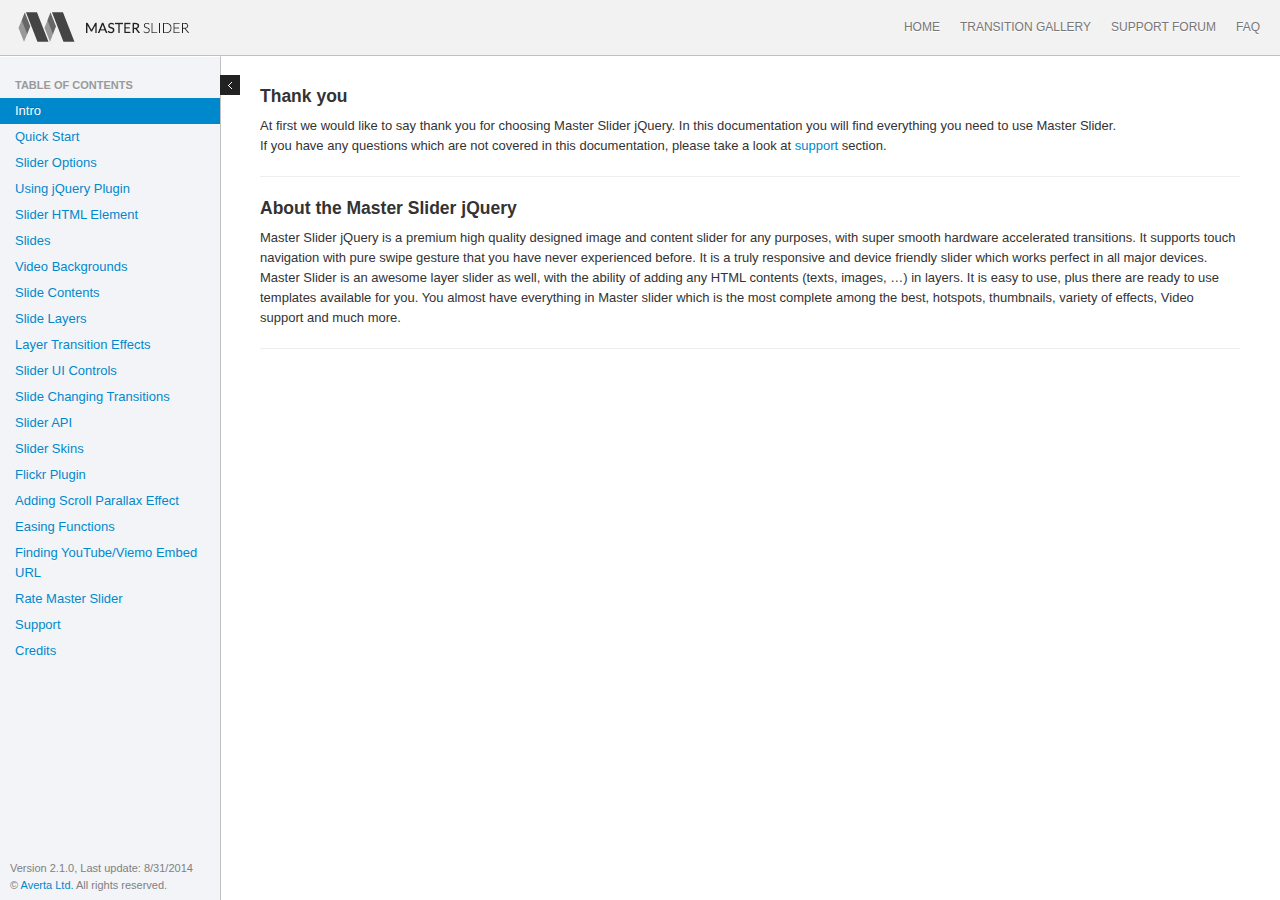
<file: assets/plugins/master-slider/documentation/index.html>
<!doctype html>
<html lang="en">
	<head>
		<meta charset="UTF-8" />
		<title>Master Slider jQuery Version Documentation</title>
		
		<link rel="stylesheet" href="bootstrap/css/bootstrap.min.css" type="text/css" media="screen" title="no title" charset="utf-8"/>
		<link rel="stylesheet" type="text/css" href="syntax-highlighter/styles/shCore.css" media="all">
		<link rel="stylesheet" type="text/css" href="syntax-highlighter/styles/shThemeDefault.css" media="all">
		<link rel="stylesheet" href="assets/css/main.css" type="text/css" media="screen"/>
		
		<link rel="icon" type="image/png" href="assets/images/fav.png" />
	</head>
	
	<body>
		
		<header class="header">
			<img src="assets/images/ms-logo.gif" class="logo"/>
			<nav class="navbar mainnav" >
				<ul class="nav">
					<li><a href="http://www.masterslider.com/">HOME</a></li>
					<li><a href="http://www.masterslider.com/transition-gallery/">TRANSITION GALLERY</a></li>
					<li><a href="http://support.averta.net/envato/support/master-slider/">SUPPORT FORUM</a></li>
					<li><a href="http://support.averta.net/envato/faq/master-slider/">FAQ</a></li>
				</ul>
			</nav>
		</header>
		
		<div id="loading">
			Loading data ...
		</div>
		
		<div id="main-container" role="main">
			<aside id="sidebar">
				<nav class="toc">
					
					<ul class="nav nav-list">
						<li class="nav-header">
							Table of Contents
						</li>
						<li>
							<a href="#intro">Intro</a>
						</li>
						<li>
							<a href="#quickstart">Quick Start</a>
						</li>
						<li>
							<a href="#slider-options">Slider Options</a>
						</li>
						<li>
							<a href="#jq-plugin">Using jQuery Plugin</a>
						</li>
						<li>
							<a href="#slider-html">Slider HTML Element</a>
						</li>
						<li>
							<a href="#slides">Slides</a>
						</li>
						<li>
							<a href="#video-bg">Video Backgrounds</a>
						</li>
						<li>
							<a href="#slide-contents">Slide Contents</a>
						</li>
						<li>
							<a href="#slide-layers">Slide Layers</a>
						</li>
						<li>
							<a href="#layer-effects">Layer Transition Effects</a>
						</li>
						<li>
							<a href="#slider-ui">Slider UI Controls</a>
						</li>
						<li>
							<a href="#views">Slide Changing Transitions</a>
						</li>
						<li>
							<a href="#api">Slider API</a>
						</li>
						<li>
							<a href="#skins">Slider Skins</a>
						</li>
						<li>
							<a href="#flickr-plugin">Flickr Plugin</a>
						</li>
						<li>
							<a href="#scroll-parallax">Adding Scroll Parallax Effect</a>
						</li>
						<li>
							<a href="#ease-func">Easing Functions</a>
						</li>
						<li>
							<a href="#embed-url">Finding YouTube/Viemo Embed URL</a>
						</li>
						<li>
							<a href="#rate">Rate Master Slider</a>
						</li>
						<li>
							<a href="#support">Support</a>
						</li>
						<li>
							<a href="#credits">Credits</a>
						</li>
					</ul>
				</nav>
				<div class="update-cont">
					<p class="cpr">
						Version 2.1.0, Last update: 8/31/2014
						<br/>
						&copy; <a href="http://www.averta.net/" target="_blank">Averta Ltd.</a> All rights reserved.
					</p>
				</div>
				<div class="toggle"> </div>
			</aside><!-- sidebar -->
			<section class="container" id="content">
				
				<article class="content-section float" id="intro" style="opacity: 1; position: relative; top: 0px; left: 0px; -webkit-transform: translateX(0px);">
					<h4>Thank you</h4>
					<p>At first we would like to say thank you for choosing Master Slider jQuery. In this documentation you will find everything you need to use Master Slider.
					<br> If you have any questions which are not covered in this documentation, please take a look at <a href="http://support.averta.net/envato/support/" target="_blank">support</a> section. </p>
					<hr>
					<h4>About the Master Slider jQuery</h4>
					<p>Master Slider jQuery is a premium high quality designed image and content slider for any purposes, with super smooth hardware accelerated transitions. It supports touch navigation with pure swipe gesture that you have never experienced before. It is a truly responsive and device friendly slider which works perfect in all major devices. Master Slider is an awesome layer slider as well, with the ability of adding any HTML contents (texts, images, …) in layers. It is easy to use, plus there are ready to use templates available for you. You almost have everything in Master slider which is the most complete among the best, hotspots, thumbnails, variety of effects, Video support and much more. </p>
					<hr>
				</article>
				<article class="content-section" id="quickstart">
					<h3><strong>Quick Start</strong></h3>
					<h5><strong>Step 1: Link required files</strong></h5>
					<p>
						At first you need to insert required files into your page. Go to "quick-start" folder in downloaded package and upload "masterslider" folder to your server then add required files into your page like following (usually in &lt;head&gt; section):
						<pre class="brush: html">
						&lt;!-- Base MasterSlider style sheet --&gt;
						&lt;link rel=&quot;stylesheet&quot; href=&quot;masterslider/style/masterslider.css&quot; /&gt;
						
						&lt;!-- MasterSlider default skin --&gt;
						&lt;link rel=&quot;stylesheet&quot; href=&quot;masterslider/skins/default/style.css&quot; /&gt;
						
						&lt;!-- Latest version of jQuery from Google CDN --&gt;
						&lt;!-- You can remove it if jQuery is already included. --&gt;
						&lt;script src=&quot;http://ajax.googleapis.com/ajax/libs/jquery/1/jquery.min.js&quot;&gt;&lt;/script&gt;
						
						&lt;!-- MasterSlider main JS file --&gt;
						&lt;script src=&quot;masterslider/masterslider.min.js&quot;&gt;&lt;/script&gt;</pre>
					</p>
					<h5><strong>Step 2: Slider HTML</strong></h5>
					<p>
						Insert following HTML to the &lt;body&gt; section. This HTML defines your slider content. The "ms-skin-default" CSS class name means that the slider uses default skin, you need to change it if you've included a different skin CSS file in Step 1.
						<pre class="brush: html">
					&lt;!-- masterslider --&gt;
					&lt;div class="master-slider ms-skin-default" id="masterslider"&gt;
						&lt;!-- new slide --&gt;
						&lt;div class="ms-slide"&gt;
							
							&lt;!-- slide background --&gt;
							&lt;img src="masterslider/blank.gif" data-src="masterslider/images/1.jpg" alt="lorem ipsum dolor sit"/&gt;		
							
							&lt;!-- slide text layer --&gt;
							&lt;div class="ms-layer ms-caption" style="top:10px; left:30px;"&gt;
								Lorem ipsum dolor sit amet 
							&lt;/div&gt;
							
						&lt;/div&gt; 
						&lt;!-- end of slide --&gt;
						
						&lt;!-- new slide --&gt;
						&lt;div class="ms-slide"&gt;
							
							&lt;!-- slide background --&gt;
							&lt;img src="masterslider/blank.gif" data-src="masterslider/images/2.jpg" alt="lorem ipsum dolor sit"/&gt;		
							
							&lt;!-- slide text layer --&gt;
							&lt;div class="ms-layer ms-caption" style="top:10px; left:30px;"&gt;
								Lorem ipsum dolor sit amet 
							&lt;/div&gt;
							
							&lt;!-- linked slide --&gt;
							&lt;a href="http://codecanyon.net/user/averta"&gt;Averta&lt;/a&gt;
							
						&lt;/div&gt; 
						&lt;!-- end of slide --&gt;
						
						&lt;!-- new slide --&gt;
						&lt;div class="ms-slide"&gt;
							
							&lt;!-- slide background --&gt;
							&lt;img src="masterslider/blank.gif" data-src="masterslider/images/3.jpg" alt="lorem ipsum dolor sit"/&gt;		
							
							&lt;!-- slide text layer --&gt;
							&lt;div class="ms-layer ms-caption" style="top:10px; left:30px;"&gt;
								Lorem ipsum dolor sit amet 
							&lt;/div&gt;
							
							&lt;!-- youtube video --&gt;
							&lt;a href="http://www.youtube.com/embed/YHWkro9-e9Q?hd=1&amp;wmode=opaque&amp;controls=1&amp;showinfo=0" data-type="video"&gt;Youtube video&lt;/a&gt;
							
						&lt;/div&gt; 
						&lt;!-- end of slide --&gt;
					
					&lt;/div&gt;
					&lt;!-- end of masterslider --&gt;
				</pre>
					</p>
					<h5><strong>Step 3: Initialize</strong></h5>
					<p>
						Insert the following JavaScript after slider HTML (usually after &lt;body&gt; section).
						<pre class="brush: js">
					&lt;script&gt;
						var slider = new MasterSlider();
						slider.setup('masterslider' , {
								width:800,    // slider standard width
								height:350,   // slider standard height
								space:5
								// more slider options goes here...
								// check slider options section in documentation for more options.
							});
						// adds Arrows navigation control to the slider.
						slider.control('arrows');
					&lt;/script&gt;
				</pre>
					</p>
					<p>Looking for jQuery plugin style initialization? check <a href="#jq-plugin">Using jQuery Plugin.</a></p>
					<hr/>
				</article>
				<article class="content-section" id="slider-options">
					<h3><strong>Slider Options</strong></h3>
					<p>
						You can use/change following options in slider setup method.
						For example:
						<pre class="brush: js">
						&lt;script&gt;
							var slider = new MasterSlider();
							slider.setup('masterslider' , {
									width:800,    // slider standard width
									height:350,   // slider standard height
									space:5,
									fullwidth:true,
									autoHeight:true,
									view:"mask"
									// more slider options goes here...
								});
							// adds Arrows navigation control to the slider.
							slider.control('arrows');
						&lt;/script&gt;
				</pre>
					</p>
					<table class="table table-striped table-bordered table-hover">
						<thead>
							<tr>
								<th style="width:120px">Option Name</th>
								<th style="width:120px">Default Value</th>
								<th>Description</th>
							</tr>
						</thead>
						<tbody>
							<tr>
								<td>width</td>
								<td>300</td>
								<td>The base width of slides. It helps the slider to resize in correct ratio.</td>
							</tr>
							<tr>
								<td>height</td>
								<td>150</td>
								<td>The base height of slides, It helps the slider to resize in correct ratio.</td>
							</tr>
							<tr>
								<td>start</td>
								<td>1</td>
								<td>The slider starting slide number.</td>
							</tr>
							<tr>
								<td>space</td>
								<td>0</td>
								<td>The spacing value between slides in pixels.</td>
							</tr>
							<tr>
								<td>grabCursor</td>
								<td>true</td>
								<td>Whether the slider uses grab mouse cursor.</td>
							</tr>
							<tr>
								<td>swipe</td>
								<td>true</td>
								<td>Whether the drag/swipe navigation is enabled.</td>
							</tr>
							<tr>
								<td>mouse</td>
								<td>true</td>
								<td>Whether the user can use mouse drag navigation.</td>
							</tr>
							<tr>
								<td>wheel</td>
								<td>false</td>
								<td>Enables mouse scroll wheel navigation.</td>
							</tr>
							<tr>
								<td>autoplay</td>
								<td>false</td>
								<td>Enables the autoplay slideshow.</td>
							</tr>
							<tr>
								<td>loop</td>
								<td>false</td>
								<td>Enables the continuous sliding mode.</td>
							</tr>
							<tr>
								<td>shuffle</td>
								<td>false</td>
								<td>Enables the shuffle slide order.</td>
							</tr>
							<tr>
								<td>preload</td>
								<td>0</td>
								<td>Specifies number of slides which will be loaded by slider. 0 value means slider will load slides in sequence and "all" value means slider will load all of the slides at starting. This option is only effective for images which has "data-src" attribute.</td>
							</tr>
							<!-- <tr>
								<td>fullwidth</td>
								<td>false</td>
								<td>It enables the slider to adapt width to its parent element. It's very useful for creating full-width sliders. In default it takes max width as its base width value.</td>
							</tr>
							<tr>
								<td>fullheight</td>
								<td>false</td>
								<td>It enables the slider to adapt height to its parent element.</td>
							</tr>
							<tr>
								<td>autofill</td>
								<td>false</td>
								<td>It enables the slider to adapt width and height to its parent element. It's very useful for creating fullscreen slider.</td>
							</tr> -->
							<tr>
								<td>layout</td>
								<td>"boxed"</td>
								<td>
									<em>Since v1.5.7</em> <br>
									Specifies layout of the slider, it accepts following values:
									<ul>
										<li><strong>boxed: </strong>The default layout of slider, size of the slider does not exceed the specified width and height in slider options.</li>
										<li><strong>fullwidth: </strong>Forces the slider to adapt width to the browser width.</li>
										<li><strong>fullscreen: </strong>Forces the slider to adapt width and height to the browser window dimension.</li>
										<li><strong>fillwidth: </strong>Enables the slider to adapt width to its parent element.</li>
										<li><strong>autofill: </strong>Enables the slider to adapt width and height to its parent element.</li>
										<li><strong>partialview: </strong>It's like the boxed layout but nearby slides are always visible.</li>
									</ul>
								</td>
							</tr>
							<tr>
								<td>fullscreenMargin</td>
								<td>0</td>
								<td>Specifies margin space at the bottom of slider, it only affects with "fullscreen" layout.</td>
							</tr><tr>
								<td>heightLimit</td>
								<td>false</td>
								<td>It force the slide to use max height value as its base specified height value.</td>
							</tr>
							<tr>
								<td>autoHeight</td>
								<td>false</td>
								<td>Whether the slider adapts its height to each slide height or not. It overrides heightLimit option.</td>
							</tr>
							<tr>
								<td>smoothHeight</td>
								<td>true</td>
								<td>Whether the slider uses smooth animation while its height changes.</td>
							</tr>
							<tr>
								<td>endPause</td>
								<td>false</td>
								<td>Whether the slider pauses slideshow when it reaches to last slide.</td>
							</tr>
							<tr>
								<td>overPause</td>
								<td>false</td>
								<td>Whether the slider pauses slideshow on hover.</td>
							</tr>
							<tr>
								<td>fillMode</td>
								<td>"fill"</td>
								<td>Specifies the slide background scaling method. Its acceptable values are "fill", "fit", "stretch", "center" and "tile".</td>
							</tr>
							<tr>
								<td>centerControls</td>
								<td>true</td>
								<td>Whether the slider aligns UI controls to center. This option is only effective in full width mode.</td>
							</tr>
							<tr>
								<td>layersMode</td>
								<td>"center"</td>
								<td>It accepts two values "center" and "full". The "center" value indicates that the slider aligns layers to the center. This option is only effective in full width mode.</td>
							</tr>
							<tr>
								<td>instantStartLayers</td>
								<td>false</td>
								<td>Whether start show transition of layers before slide transition complete.</td>
							</tr>
							<tr>
								<td>parallaxMode</td>
								<td>"mouse"</td>
								<td>
									<em>Since v1.7.0</em> <br>
									Specifies type of layers parallax move, it accepts below values:
									<ul>
										<li><strong>"mouse": </strong>It moves the layers while mouse is moving</li>
										<li><strong>"swipe": </strong>It moves layers while slider is sliding or swiping.</li>
										<li><strong>"mouse:x-only": </strong>It moves the layers only on X-axis while mouse is moving (horizontally moves).</li>
										<li><strong>"mouse:y-only": </strong>It moves the layers only on Y-axis while mouse is moving (vertically moves).</li>
									</ul>

								</td>
							</tr>
							<tr>
								<td>hideLayers</td>
								<td>false</td>
								<td>Whether the slider hides all layers before changing slide. </td>
							</tr>
							<tr>
								<td>speed</td>
								<td>17</td>
								<td>Specifies slide changing speed. It accepts float values between 0 and 100. </td>
							</tr>
							<tr>
								<td>dir</td>
								<td>"h"</td>
								<td>Specifies slide changing direction. It accepts two values "h" (horizontal) and "v" (vertical). </td>
							</tr>
							<tr>
								<td>view</td>
								<td>"basic"</td>
								<td>The slide changing transition. <a href="#views">More info here...</a></td>
							</tr>
							<tr>
								<td>deepLink</td>
								<td>null</td>
								<td>A unique name for the slider which will be used in browser address bar you can enter your own name otherwise slider generates a unique one.</td>
							</tr>
							<tr>
								<td>deepLinkType</td>
								<td>"path"</td>
								<td>Specifies the type of displaying slider deeplinking permalink in the address bar. acceptable values: "paht" and "query"</td>
							</tr>
						</tbody>
					</table>
					<hr/>
				</article>
				<article class="content-section" id="jq-plugin">
					<h3><strong>Using Master Slider jQuery Plugin</strong></h3>
					<p>
						Since version 2.0, you can setup slider by using Master Slider jQuery Plugin.
						There is no difference between js pure slider setup and jQuery plugin setup you can use all options in both of them. 
					</p>
					<pre class="brush: js">
						$('#slider').masterslider({
							width: 700,
							height: 560,
							// more options...
							controls : {
								arrows : {autohide:false},
								bullets : {}
								// more slider controls...
							}
						});
					</pre>
					<p>You can see list of all options <a href="#slider-options">here...</a> <br><code>controls</code> options in plugin specifies slider controls for more information check <a href="#slider-ui">Slider UI Controls.</a> </p>
					<p>In some cases, you may need to access to the slider js object from jQuery plugin instance, you can simply access to it like below code:</p>
					<pre class="brush:js">
						var slider_obj = $('#slider').masterslider('slider');
					</pre>
					<p>
						Also you can simply use slider api methods:
					</p>
					<pre class="brush:js">
						$('#slider').masterslider('gotoSlide' , 3); // moves to 4th slide.					
						$('#slider').masterslider('destroy');
					</pre>
					<p>And you can bind slider events like:</p>
					<pre class="brush:js">
						$('#slider').on(MSSliderEvent.CHANGE_START, function(e){
							// dispatches when the slider's current slide change starts.
						});					
					</pre>
					<p>For more information about slider api methods and events check <a href="#api">Slider API.</a></p>
					<hr/>
				</article>
				<article class="content-section" id="slider-html">
					<h3><strong>Slider HTML Element</strong></h3>
					<p>
						MasterSlider defines with a &lt;div&gt; element which has "masterslider" as class name  and each slide must be added in it.
					</p>
					<pre class="brush: html">
						&lt;!-- masterslider --&gt;
						&lt;div class="master-slider ms-skin-default" id="masterslider"&gt;
							&lt;!-- slides goes here --&gt;
						&lt;/div&gt;
						&lt;!-- end of masterslider --&gt;
					</pre>
					<div class="alert alert-info">
						<strong>Note:</strong> The second class name in slider element specifies slider skin. <a href="#skins">More info here...</a>
					</div>
					<hr/>
				</article>
				<article class="content-section" id="slides">
					<h3><strong>Slides</strong></h3>
					<p>
						Each slide in the slider HTML defines by a &lt;div&gt; element which has "ms-slide" as class name , like following:
						<pre class="brush: html">
						&lt;!-- masterslider --&gt;
						&lt;div class="master-slider ms-skin-default" id="masterslider"&gt;
							&lt;!-- new slide --&gt;
							&lt;div class="ms-slide" data-fill-mode="fit" data-delay="5"&gt;
								
								&lt;!-- slide background --&gt;
								&lt;img src="masterslider/blank.gif" data-src="masterslider/images/1.jpg" alt="lorem ipsum dolor sit"/&gt;		
	
							&lt;/div&gt; 
							&lt;!-- end of slide --&gt;
							
							&lt;!-- new slide --&gt;
							&lt;div class="ms-slide"&gt;
								
								&lt;!-- slide background --&gt;
								&lt;img src="masterslider/blank.gif" data-src="masterslider/images/2.jpg" alt="lorem ipsum dolor sit"/&gt;		
	
							&lt;/div&gt; 
							&lt;!-- end of slide --&gt;
							
							&lt;!-- new slide --&gt;
							&lt;div class="ms-slide"&gt;
								
								&lt;!-- slide background --&gt;
								&lt;img src="masterslider/blank.gif" data-src="masterslider/images/3.jpg" alt="lorem ipsum dolor sit"/&gt;		
								
							&lt;/div&gt; 
							&lt;!-- end of slide --&gt;
						
						&lt;/div&gt;
						&lt;!-- end of masterslider --&gt;
					</pre>
					</p>
					<h4>Slide Parameters</h4>
					<p>
					<table class="table table-striped table-bordered table-hover">
							<thead>
								<tr>
									<th style="width:120px">Name</th>
									<th style="width:120px">Default Value</th>
									<th>Description</th>
								</tr>
							</thead>
							<tbody>
								<tr>
									<td>data-delay</td>
									<td>3</td>
									<td>The time duration for moving to next slide in seconds</td>
								</tr>
								<tr>
									<td>data-fill-mode</td>
									<td>Value of fillMode in slider Options</td>
									<td>Specifies the slide background scaling method. Its acceptable values are "fill", "fit", "stretch", "center" and "tile".</td>
								</tr>
							</tbody>
						</table>
					</p>
					<hr/>
				</article>
				<article class="content-section" id="video-bg">
					<h3><strong>Video Backgrounds</strong></h3>
					<p>
						Video backgrounds are supported in IE9+ and all other modern browsers and major touch devices.
						<pre class="brush: html">
						&lt;!-- masterslider --&gt;
						&lt;div class="master-slider ms-skin-default" id="masterslider"&gt;
							&lt;!-- new slide --&gt;
							&lt;div class="ms-slide" data-fill-mode="fit" data-delay="5"&gt;
								
								&lt;!-- slide background --&gt;
								&lt;img src="masterslider/blank.gif" data-src="masterslider/images/1.jpg" alt="lorem ipsum dolor sit"/&gt;		
								
								&lt;!-- slide background video --&gt;
								&lt;video data-autopause="false" data-mute="true" data-loop="true" data-fill-mode="fill"&gt;
									&lt;source id="mp4" src="http://media.w3.org/2010/05/bunny/trailer.mp4" type="video/mp4"/&gt;
									&lt;source id="ogv" src="http://media.w3.org/2010/05/bunny/trailer.ogv" type="video/ogg"/&gt;
								&lt;/video&gt;

							&lt;/div&gt; 
							&lt;!-- end of slide --&gt;						
						&lt;/div&gt;
						&lt;!-- end of masterslider --&gt;
					</pre>
					</p>
					<h4>Video Parameters</h4>
					<p>
					<table class="table table-striped table-bordered table-hover">
							<thead>
								<tr>
									<th style="width:120px">Name</th>
									<th style="width:120px">Default Value</th>
									<th>Description</th>
								</tr>
							</thead>
							<tbody>
								<tr>
									<td>data-mute</td>
									<td>true</td>
									<td>Whether the video is muted.</td>
								</tr>
								<tr>
									<td>data-loop</td>
									<td>true</td>
									<td>Whether the video is looped.</td>
								</tr>
								<tr>
									<td>data-autopause</td>
									<td>false</td>
									<td>Whether the slider pauses the video before changing slide then resume it or always starts it from beginning.</td>
								</tr>
								<tr>
									<td>data-fill-mode</td>
									<td>fill</td>
									<td>Specifies the video scaling method. Its acceptable values are "fill", "fit", "none".</td>
								</tr>
							</tbody>
						</table>
					</p>
					<hr/>
				</article>
				<article class="content-section" id="slide-contents">
					<h3><strong>Slide Contents</strong></h3>
					<ol>
						<li>
							<p>
								<strong>Slide Background Image</strong>
							</p>
							<p>
								The first &lt;img&gt; element in the slide specifies the slider background image. 	
								<div class="alert alert-info"><strong>Note:</strong> This slider supports preloading feature (It helps slider to load faster). For using this feature you need to specify image path as "data-src" instead of "src".</div>							
								<pre class="brush: html">
						&lt;!-- new slide --&gt;
						&lt;div class="ms-slide"&gt;
							
							&lt;!-- slide background  --&gt;
							&lt;img src="masterslider/blank.gif" data-src="masterslider/images/3.jpg" alt="lorem ipsum dolor sit"/&gt;		
							
						&lt;/div&gt; 
						&lt;!-- end of slide --&gt;
					</pre>
							</p>
						</li>
						<li>
							<p>
								<strong>Slide Thumbnail Image</strong>
							</p>
							<p>
								It specifies by an &lt;img&gt; element which has "ms-thumb" as class name . 								<pre class="brush: html">
						&lt;!-- new slide --&gt;
						&lt;div class="ms-slide"&gt;
							
							&lt;!-- slide background --&gt;
							&lt;img src="masterslider/blank.gif" data-src="masterslider/images/3.jpg" alt="lorem ipsum dolor sit"/&gt;		
							
							&lt;!-- slide thumbnail Image --&gt;
							&lt;img class="ms-thumb" src="masterslider/images/thumbs/5.jpg" alt="lorem ipsum dolor sit"/&gt;
							
						&lt;/div&gt; 
						&lt;!-- end of slide --&gt;
					</pre>
							</p>
						</li>
						<li>
							<p>
								<strong>Slide Link</strong>
							</p>
							<p>
								It specifies by an &lt;a&gt; element. 								<pre class="brush: html">
						&lt;!-- new slide --&gt;
						&lt;div class="ms-slide"&gt;
							
							&lt;!-- slide background --&gt;
							&lt;img src="masterslider/blank.gif" data-src="masterslider/images/3.jpg" alt="lorem ipsum dolor sit"/&gt;		
							
							&lt;!-- slide thumbnail Image --&gt;
							&lt;img class="ms-thumb" src="masterslider/images/thumbs/5.jpg" alt="lorem ipsum dolor sit"/&gt;
							
							&lt;!-- linked slide --&gt;
							&lt;a href="http://codecanyon.net/user/averta"&gt;Averta&lt;/a&gt;
							
						&lt;/div&gt; 
						&lt;!-- end of slide --&gt;
					</pre>
							</p>
						</li>
						<li>
							<p>
								<strong>Slide Video</strong>
							</p>

							<p>
								It specifies by an &lt;a&gt; element which has custom attribute data-type:"video". 								<pre class="brush: html">
						&lt;!-- new slide --&gt;
						&lt;div class="ms-slide"&gt;
							
							&lt;!-- slide background --&gt;
							&lt;img src="masterslider/blank.gif" data-src="masterslider/images/3.jpg" alt="lorem ipsum dolor sit"/&gt;		
							
							&lt;!-- slide thumbnail Image --&gt;
							&lt;img class="ms-thumb" src="masterslider/images/thumbs/5.jpg" alt="lorem ipsum dolor sit"/&gt;
							
							&lt;!-- youtube video --&gt;
							&lt;a href="http://www.youtube.com/embed/YHWkro9-e9Q?hd=1&amp;wmode=opaque&amp;controls=1&amp;showinfo=0" data-type="video"&gt;Youtube video&lt;/a&gt;
							
						&lt;/div&gt; 
						&lt;!-- end of slide --&gt;
					</pre>
							</p>
							<div class="alert alert-info">
								<strong>Note:</strong> You can enable autplay video feature by adding data-autplay="true" attribute to the video element.</a>
							</div>
							<div class="alert alert-info">
								<strong>Note:</strong> This Slider supports Vimeo and Youtube videos, Please note that you need to find the video embed URL for adding it into the slider. <a href="#embed-url">More info here...</a>
							</div>
						</li>
						<li>
							<p>
								<strong>Slide Layers</strong>
							</p>
							<p>
								This slider supports three different type of layers,
								text layer (html), image layer and video layer (vimeo and youtube).
								<br />
								Check "Slide Layers" section for more information.
							</p>
							<pre class="brush: html">
						&lt;!-- new slide --&gt;
						&lt;div class="ms-slide"&gt;
							
							&lt;!-- slide background --&gt;
							&lt;img src="masterslider/blank.gif" data-src="masterslider/images/3.jpg" alt="lorem ipsum dolor sit"/&gt;		
							
							&lt;!-- slide thumbnail Image --&gt;
							&lt;img class="ms-thumb" src="masterslider/images/thumbs/5.jpg" alt="lorem ipsum dolor sit"/&gt;
							
							&lt;!-- youtube video --&gt;
							&lt;a href="http://www.youtube.com/embed/YHWkro9-e9Q?hd=1&amp;wmode=opaque&amp;controls=1&amp;showinfo=0" data-type="video"&gt;Youtube video&lt;/a&gt;
							
							&lt;!-- slide text layer --&gt;
							&lt;div class="ms-layer ms-caption" style="top:10px; left:30px;"&gt;
								Lorem ipsum dolor sit amet 
							&lt;/div&gt;
							
						&lt;/div&gt; 
						&lt;!-- end of slide --&gt;
					</pre>
						</li>
					</ol>
					<hr/>
				</article>
				<article class="content-section" id="slide-layers">
					<h3><strong>Slide Layers</strong></h3>
					<p>
						Each layer specifies by an element which has "ms-layer" as class name. <br>
						Since V2.1.0 you can disable swipe guesture over each layer by adding "ms-no-swipe" class name to the layer element.
					</p>
					<h4>Layer custom attributes: </h4>
					<p>
						These parameters are supported in any type of layers.
						<table class="table table-striped table-bordered table-hover">
							<thead>
								<tr>
									<th style="width:120px">Name</th>
									<th style="width:120px">Default Value</th>
									<th>Description</th>
								</tr>
							</thead>
							<tbody>
								<tr>
									<td>data-type</td>
									<td>"text"</td>
									<td>Specifies the type of layer. It accepts three values "text", "image", "video".</td>
								</tr>
								<tr>
									<td>data-offset-x</td>
									<td>0</td>
									<td>Specifies the X position of layer.</td>
								</tr>
								<tr>
									<td>data-offset-y</td>
									<td>0</td>
									<td>Specifies the Y position of layer.</td>
								</tr>
								<tr>
									<td>data-origin</td>
									<td>"tl"</td>
									<td>
										<em>Since V1.7.0</em><br>Specifies layer positioning origin over slide, it accepts below values:
										<ul>
											<li>"tl": Top left</li>
											<li>"tc": Top center</li>
											<li>"tr": Top right</li>
											<li>"ml": Middle left</li>
											<li>"mc": Middle center</li>
											<li>"mr": Middle right</li>
											<li>"bl": Bottom left</li>
											<li>"bc": Bottom center</li>
											<li>"br": Bottom right</li>
										</ul>
									</td>
								</tr>						
								<tr>
									<td>data-widthlimit</td>
									<td>-1</td>
									<td>Specifies the minimum value of the slider width which layer can visible, under this value slider hides the layer.</td>
								</tr>
								<tr>
									<td>data-resize</td>
									<td>"true"</td>
									<td>Whether the slider resizes the layer when slider resizes. ("true" or "false")</td>
								</tr>
								<tr>
									<td>data-fixed</td>
									<td>"false"</td>
									<td>Whether the slider reposition the layer when slider resizes. ("true" or "false")</td>
								</tr>
								<tr>
									<td>data-effect</td>
									<td>"fade"</td>
									<td>Specifies layer show transition effect. <a href="#layer-effects">More info here...</a></td>
								</tr>
								<tr>
									<td>data-duration</td>
									<td>1000</td>
									<td>Specifies how many milliseconds a show transition effect takes to complete.</td>
								</tr>
								<tr>
									<td>data-delay</td>
									<td>0</td>
									<td>Specifies when the show transition effect starts, in milliseconds.</td>
								</tr>
								<tr>
									<td>data-ease</td>
									<td>"linear"</td>
									<td>Specifies the show transition effect timing method. You can find list of all functions <a href="#ease-func">here...</a></td>
								</tr>
								<tr>
									<td>data-hide-effect</td>
									<td>null</td>
									<td>Specifies layer hide transition effect. <a href="#layer-effects">More info here...</a></td>
								</tr>
								<tr>
									<td>data-hide-duration</td>
									<td>null</td>
									<td>Specifies how many milliseconds a hide transition effect takes to complete.</td>
								</tr>
								<tr>
									<td>data-hide-time</td>
									<td>null</td>
									<td>Specifies when the hide transition effect starts, in milliseconds.</td>
								</tr>
								<tr>
									<td>data-hide-ease</td>
									<td>null</td>
									<td>Specifies the hide transition effect timing method. You can find list of all functions <a href="#ease-func">here...</a></td>
								</tr>
								<tr>
									<td>data-parallax</td>
									<td>0</td>
									<td>Specifies the intensity of parallax effect, higher values makes the layer more sensitive. Negative values are allowed.</td>
								</tr>
								<tr>
									<td>data-action</td>
									<td>null</td>
									<td><em>Since V1.7.2</em><br>Specifies the action type of layer with will be called when user clicks layer. It accepts below values: <br> 
										<ol>
											<li>"next": Goto next slide.</li>
											<li>"previous": Goto previous slide.</li>
											<li>"gotoSlide(slideNum)": goto specified slide (slideNum).</li>
											<li>"pause": Pause slider timer.</li>
											<li>"resume" Resume slider timer.</li>
										</ol>
									</td>
								</tr>
							</tbody>
						</table>
					</p>

					<h4>Example: </h4>
					<pre class="brush: html">
						&lt;!-- new slide --&gt;
						&lt;div class="ms-slide"&gt;
							
							&lt;!-- slide background --&gt;
							&lt;img src="masterslider/blank.gif" data-src="masterslider/images/3.jpg" alt="lorem ipsum dolor sit"/&gt;		
							
							&lt;!-- slide text layer --&gt;
							&lt;div class="ms-layer ms-caption" style="top:10px; left:30px;"&gt;
								Lorem ipsum dolor sit amet 
							&lt;/div&gt;
							
							&lt;!-- slide image layer --&gt;
							&lt;img class="ms-layer" alt="lorem ipsum dolor sit" 
								 data-offset-x		= "10"
								 data-offset-y 		= "15"
								 data-origin		= "tr"
								 data-type 			= "image"
								 data-widthlimit 	= "600"
								 data-resize		= "false"
								 data-effect   		= "right(90)"
								 data-duration 		= "800"
								 data-ease	   		= "easeOutQuart"
							 
								 src="masterslider/blank.gif"
								 data-src="masterslider/images/layer_img.png"
							/&gt;
							
						&lt;/div&gt; 
						&lt;!-- end of slide --&gt;</pre>
					<h4>Layer types:</h4>

					<ol>
						<li>
							<p>
								<strong>Text Layer / Captions</strong>
							</p>
							<p>
								It can defines by any type of html elements like headings (h1, h2, h3, ...), &lt;p&gt;, &lt;div&gt; and you can easily style it by css.
								<br />
								<div class="alert alert-info"><strong>Note:</strong> It's important to add data-type = "text" attribute the layer element. </div>
							<pre class="brush: html">
								&lt;!-- slide text layer --&gt;
								&lt;div class="ms-layer ms-caption" 
									 data-offset-x		= "10"
									 data-offset-y 		= "15"
									 data-origin		= "tr"
									 data-type 			= "text"
									 data-effect   		= "bottom(90)"
									 data-duration 		= "800"
									 data-ease	   		= "easeOutQuart"

								&gt;
								 Lorem ipsum dolor sit amet 
								&lt;/div&gt;
								</pre>
							</p>
						</li>
						<li>
							<p>
								<strong>Image Layer</strong>
							</p>
							<p>
								<div class="alert alert-info"><strong>Note:</strong> It's important to add data-type = "image" attribute the layer element. </div>
								<div class="alert alert-info"><strong>Note:</strong> This slider supports preloading feature (It helps slider to load faster). For using this feature you need to specify image path as "data-src" instead of "src".</div>		
							<pre class="brush: html">
							&lt;!-- slide image layer --&gt;
							&lt;img class="ms-layer" alt="lorem ipsum dolor sit"
								 data-offset-x		= "10"
								 data-offset-y 		= "15"
								 data-origin		= "tr"
								 data-type 			= "image"
								 data-effect   		= "right(90)"
								 data-duration 		= "800"
								 data-ease	   		= "easeOutQuart"
							 
								 src="masterslider/blank.gif"
								 data-src="masterslider/images/layer_img.png"
							/&gt;
							</pre>
							</p>

						</li>
						<li>
							<p>
								<strong>Button Layer</strong>
							</p>
							<p>
								<div class="alert alert-info"><strong>Note:</strong> It's important to add data-type = "button" attribute the layer element. </div>	
							<pre class="brush: html">
							&lt;!-- slide button layer --&gt;
							&lt;a class="ms-layer ms-btn myCustomBtn"
								 data-offset-x		= "10"
								 data-offset-y 		= "15"
								 data-origin		= "tr"
								 data-type 			= "button"
								 data-effect   		= "right(90)"
								 data-duration 		= "800"
								 data-ease	   		= "easeOutQuart"
							&gt;
								Learn More..
							&lt;/a&gt;

							</pre>
							</p>

						</li>
						<li>
							<p>
								<strong>Video Layer</strong>
							</p>
							Custom attributes:
							<table class="table table-striped table-bordered table-hover">
							<thead>
								<tr>
									<th style="width:120px">Name</th>
									<th style="width:120px">Default Value</th>
									<th>Description</th>
								</tr>
							</thead>
							<tbody>
								<tr>
									<td>data-autoplay</td>
									<td>"false"</td>
									<td>Whether auto play video or not.</td>
								</tr>
								</tbody>
							</table>
							<p>
								<div class="alert alert-info"><strong>Note:</strong> It's important to add data-type = "video" attribute the layer element.</div>
							<pre class="brush: html">
							&lt;!-- slide video layer --&gt;
							&lt;div class="ms-layer" style="width:460px; height:259px"
								 data-offset-x		= "50"
								 data-offset-y 		= "15"
								 data-origin		= "tr"
								 data-type 			= "video"
								 data-effect   		= "bottom(90)"
								 data-duration 		= "800"
								 data-autoplay		= "true"
								 data-ease	   		= "easeOutQuart"
							&gt;
								&lt;!-- this img element displays as the video cover image. It's optional you can remove it and slider will show video player. --&gt;
								&lt;img src="masterslider/blank.gif" data-src="masterslider/images/cover_img.jpg" alt="lorem ipsum dolor sit" /&gt;
								&lt;iframe src="http://www.youtube.com/embed/YHWkro9-e9Q?hd=1&wmode=opaque&controls=1&showinfo=0" width="460" height="259"&gt; &lt;/iframe&gt;
							&lt;/div&gt;
							</pre>
							</p>

							<div class="alert alert-info">
								<strong>Note:</strong> This Slider supports Vimeo and Youtube videos, Please note that you need to find the video embed URL for adding it into the slider. <a href="#embed-url">More info here...</a>
							</div>
						</li>
						<li>
							<p>
								<strong>Hotspot Layer</strong>
							</p>
							Custom attributes:
							<table class="table table-striped table-bordered table-hover">
							<thead>
								<tr>
									<th style="width:120px">Name</th>
									<th style="width:120px">Default Value</th>
									<th>Description</th>
								</tr>
							</thead>
							<tbody>
								<tr>
									<td>data-align</td>
									<td>"bottom"</td>
									<td>Specifies the aligning position of hotspot tooltip (left, right, top and bottom).</td>
								</tr>
								<tr>
									<td>data-stay-hover</td>
									<td>"false"</td>
									<td>Whether shows tooltip while user mouse over it.</td>
								</tr>
								</tbody>
							</table>

								<div class="alert alert-info"><strong>Note:</strong> It's important to add data-type = "hotspot" attribute the layer element.</div>
							<pre class="brush: html">
								<div class="ms-layer" 
									data-offset-x		= "250"
								 	data-offset-y 		= "115"
						        	data-delay			= "500"
						        	data-type			= "hotspot"
						        	data-align			= "bottom"
						        >
							    	<div class="product-tt">
							    		<h3>LOREM IPSUM DOLOR</h3>
							    		Lorem ipsum dolor sit amet, consectetuer adipiscing elit, sed diam nonummy nibh euismod tincidunt.
							    	</div>
								</div>
							</pre>

						</li>
					</ol>

					<hr />
				</article>
				<article class="content-section" id="flickr-plugin">
					<h3><strong>Flickr Plugin</strong></h3>
					<h5><strong>Step 1: Link required files</strong></h5>
					<p>
						At first you need to insert Flickr plugin JS file into your page. Go to "quick-start/masterslider" folder in downloaded package and upload "masterslider.flickr.js" file to your server then add required file into your page like following (usually in &lt;head&gt; section)</br><span class="note">be informed all the Master Slider required files should be imported already.</span>
						<pre class="brush: html">										
						&lt;!-- MasterSlider Flickr plugin JS file --&gt;
						&lt;script src=&quot;masterslider/masterslider.flickr.min.js&quot;&gt;&lt;/script&gt;</pre>
					</p>
					<h5><strong>Step 2: Slider HTML</strong></h5>
					<p>
						Insert following HTML to the &lt;body&gt; section. This HTML defines the main slider container.
						<pre class="brush: html">
					&lt;!-- masterslider Flickr--&gt;
					<div class="master-slider ms-skin-default" id="masterslider"></div>
					&lt;!-- end of masterslider Flickr--&gt;
				</pre>
					</p>
					<h5><strong>Step 3: Initialize</strong></h5>
					<p>
						Insert the following JavaScript after slider HTML (usually after &lt;body&gt; section).
						<pre class="brush: js">
					&lt;script&gt;
						var slider = new MasterSlider();
						slider.setup('masterslider' , {
								width:900,
								height:600,
								space:5,
								fillMode:'fit',
								preload:0,
								view:'basic'
						});

						slider.control('arrows'); 
						slider.control('thumblist' , {autohide:false ,dir:'h',arrows:false});
						slider.control('bullets');

						var flkr = new MSFlickr(slider , {key:'[Your Flickr API key]' , id:'[Photoset or User ID]' , desc:false , count:10});
					&lt;/script&gt;
						</pre>
						<table class="table table-striped table-bordered table-hover">
							<thead>
								<tr>
									<th style="width:120px">Option Name</th>
									<th style="width:120px">Default</th>
									<th>Description</th>
								</tr>
							</thead>
							<tbody>
								<tr>
									<td>slider</td>
									<td>-</td>
									<td>The Master Slider object for Flickr plugin.(required)</td>
								</tr>
								<tr>
									<td>type</td>
									<td>photoset</td>
									<td> This option accepts two values "photoset" and "latest", "photoset" for showing photoset pictures and "latest" for showing latest pictures. </td>
								</tr>
								<tr>
									<td>id</td>
									<td>-</td>
									<td>It depends to option type,it should be photoset's ID if type set to "photoset" and it should be user's ID if type set to "latest".</td>
								</tr>
								<tr>
									<td>key</td>
									<td>-</td>
									<td>The Flickr api key.(required)</td>
								</tr>
								
								<tr>
									<td>imgSize</td>
									<td>c</td>
									<td>This option accepts four values "-", "z", "c" and "b"  ,<br> "-" for medium size with dimension of 500 on longest side,<br> "z" for medium size with dimension of 640 on longest side,<br> "c" for medium size with dimension of 800 on longest side,<br> and "b" for large size with dimension of 1024 on longest side.</td>
								</tr>
								<tr>
									<td>count</td>
									<td>10</td>
									<td>The number of images. It helps the slider to put exact number of pictures.</td>
								</tr>
								<tr>
									<td>autoplayDelay</td>
									<td>4</td>
									<td>This option determine the time of showing each slide in autoplay mood.</td>
								</tr>
								<tr>
									<td>thumbs</td>
									<td>true</td>
									<td>It shows thumbs if it sets to "true", it doesn't show thumbs if it sets to "false".</td>
								</tr>
								 <tr>
									<td>thumbSize</td>
									<td>q</td>
									<td>This option accepts three values "s", "q" and "t"  ,<br> "s" for small square with dimension of "75x75",<br> "q" for large square with dimension of "150x150"<br> and "t" for thumbnail with dimension of 100 on longest side.</td>
								</tr>
								<tr>
									<td>title</td>
									<td>true</td>
									<td>It shows title of image if it sets to "true", it doesn't show title of image if it sets to "false".</td>
								</tr>
								<tr>
									<td>author</td>
									<td>true</td>
									<td>It shows author of image if it sets to "true", it doesn't show author of image if it sets to "false".</td>
								</tr>
								<tr>
									<td>desc</td>
									<td>false</td>
									<td>It shows the image description if it sets to "true", It doesn't show the image description if it sets to "false".</td>
								</tr>
								<tr>
									<td>titleEff</td>
									<td>fade</td>
									<td>This option determine the effect of title on slider, please refer to <a href="#layer-effects" title="Master Slider transition effects" >Layer Transition Effects</a> for more information about the variety of effects.</td>
								</tr>
								<tr>
									<td>authorEff</td>
									<td>fade</td>
									<td>This option determine the effect of author on slider, please refer to <a href="#layer-effects" title="Master Slider transition effects" >Layer Transition Effects</a> for more information about the variety of effects.</td>
								</tr>				
								
								
								<tr>
									<td>descEff</td>
									<td>fade</td>
									<td>This option determine the effect of description on slider, please refer to <a href="#layer-effects" title="Master Slider transition effects" >Layer Transition Effects</a> for more information about the variety of effects.</td>
								</tr>
								
								
								
							  
								
							</tbody>
						</table>
						Note: to achieve user's ID you can use this <a href="http://idgettr.com/" title="get flickr id" target="_blank"> Flickr get ID </a> and to achieve photoset's ID you can take it from photoset page url.
					</p>
				
					
					<hr/>
				</article>
				<article class="content-section" id="scroll-parallax">
					<h3><strong>Adding Scroll Parallax Effect To The Slider</strong></h3>
					<p>Since version 2.0 you can add parallax effect to the slider which will appears when user scrolls, you can simply enable it by adding one line js after slider setup js code like below example:</p>
					<pre class="brush:js">
						var slider = MasterSlider();
						slider.setup('slider_id', {
							width:700,
							height:550
							// more options ...
						});

						// add scroll parallax effect
						MSScrollParallax.setup(slider,50,80,true);
					</pre>
					<h4>MSScrollPrallax Parameters</h4>
					<pre class="brush:js">
						MSScrollParallax.setup(slider_instance, layers_parallax_depth, background_parallax_depth, fade_layers);
					</pre>
					<h4>Parameters</h4>
					<table class="table table-striped table-bordered table-hover">
							<thead>
								<tr>
									<th style="width:120px">Name</th>
									<th style="width:120px">Default</th>
									<th>Description</th>
								</tr>
							</thead>
							<tbody>
								<tr>
									<td>Slider Instance</td>
									<td>-</td>
									<td>The Master Slider instance</td>
								</tr>
								<tr>
									<td>Layers Parallax Depth</td>
									<td>50</td>
									<td>The intensity of parallax effect, higher values makes the layer more sensitive. Negative values are allowed.</td>
								</tr>
								<tr>
									<td>Background Parallax Depth</td>
									<td>40</td>
									<td>The intensity of slide background parallax effect, higher values makes the background image more sensitive. Negative values are allowed.</td>
								</tr>						  
								<tr>
									<td>Fade Layers</td>
									<td>false</td>
									<td>Whether fade layers while scrolling or not.</td>
								</tr>		
							</tbody>
						</table>
						<p><span class="label label-info">Note</span> If you are using <a href="#jq-plugin">Master Slider jQuery Plugin</a> setup you can access to the slider instance object with:</p>
						<pre class="brush:js">var slider_instance = $('#slider').masterslider('slider');</pre>
					<hr/>
				</article>
				<article class="content-section" id="layer-effects">
					<h3><strong>Layer Transition Effects</strong></h3>
					<div class="alert alert-info">
						<strong>Note:</strong> We created a list of presset transitions and you can find it in <a href="http://www.masterslider.com/transition-gallery/" target="_blank" >transition effect gallery</a>.
					</div>
					<p>
						You can create unlimited transition effects for layers by using slider preset effect functions.
						<br />
						Each function may have some parameters, here is some custom parameter values:
						<ol>
							<li>
								<strong>short:</strong> equals to 30
							</li>
							<li>
								<strong>long:</strong> equals to 300
							</li>
							<li>
								<strong>random value:</strong> min|max for example 10|300 (it takes a random value between 10 and 300)
							</li>
						</ol>

						Rotation origin:
						<ol>
							<li>
								<strong>tl:</strong> equals to top left
							</li>
							<li>
								<strong>tr:</strong> equals to top right
							</li>
							<li>
								<strong>bl:</strong> equals to bottom left
							</li>
							<li>
								<strong>br:</strong> equals to bottom right
							</li>
							<li>
								<strong>t:</strong> equals to top
							</li>
							<li>
								<strong>b:</strong> equals to bottom
							</li>
							<li>
								<strong>r:</strong> equals to right
							</li>
							<li>
								<strong>l:</strong> equals to left
							</li>
							<li>
								<strong>c:</strong> equals to center
							</li>
						</ol>
						<strong>Example:</strong> right(short)
					</p>
					<p>
						Here is the list of all preset transition functions:
					</p>
					<table class="table table-striped table-bordered table-hover">
						<thead>
							<tr>
								<th style="width:120px">Name</th>
								<th style="width:120px">Parameters</th>
								<th>Description</th>
								<th>Example</th>
							</tr>
						</thead>
						<tbody>
							<tr>
								<td>fade</td>
								<td>-</td>
								<td><strong>show:</strong> fade in
								<br/>
								<strong>hide :</strong> fade out</td>
								<td>fade()</td>
							</tr>
							<tr>
								<td>left</td>
								<td>distance , fade (true or false)</td>
								<td><strong>show:</strong> moves from left
								<br/>
								<strong>hide :</strong> moves to left</td>
								<td>left(short,false)</td>
							</tr>
							<tr>
								<td>right</td>
								<td>distance , fade (true or false)</td>
								<td><strong>show:</strong> moves from right
								<br/>
								<strong>hide :</strong> moves to right</td>
								<td>right(100,true)</td>
							</tr>
							<tr>
								<td>top</td>
								<td>distance , fade (true or false)</td>
								<td><strong>show:</strong> moves from top
								<br/>
								<strong>hide :</strong> moves to top</td>
								<td>top(100)</td>
							</tr>
							<tr>
								<td>bottom</td>
								<td>distance , fade (true or false)</td>
								<td><strong>show:</strong> moves from bottom
								<br/>
								<strong>hide :</strong> moves to bottom</td>
								<td>bottom(100|500 , true)</td>
							</tr>
							<tr>
								<td>rotate</td>
								<td>deg , orig</td>
								<td><strong>show:</strong> rotate in
								<br/>
								<strong>hide :</strong> rotate out</td>
								<td>rotate(300 , br)</td>
							</tr>
							<tr>
								<td>rotateleft</td>
								<td>deg , dist , orig , fade (true or false)</td>
								<td><strong>show:</strong> rotate from left
								<br/>
								<strong>hide :</strong> rotate to left</td>
								<td>rotateleft(45|180,long,br,true)</td>
							</tr>
							<tr>
								<td>rotateright</td>
								<td>deg , dist , orig , fade (true or false)</td>
								<td><strong>show:</strong> rotate from right
								<br/>
								<strong>hide :</strong> rotate to right</td>
								<td>rotateleft(45|180,long,br,true)</td>
							</tr>
							<tr>
								<td>rotatetop</td>
								<td>deg , dist , orig , fade (true or false)</td>
								<td><strong>show:</strong> rotate from top
								<br/>
								<strong>hide :</strong> rotate to top</td>
								<td>rotatetop(45|180,long,br,true)</td>
							</tr>
							<tr>
								<td>rotatebottom</td>
								<td>deg , dist , orig , fade (true or false)</td>
								<td><strong>show:</strong> rotate from bottom
								<br/>
								<strong>hide :</strong> rotate to bottom</td>
								<td>rotatebottom(45|180,long,br,true)</td>
							</tr>
							<tr>
								<td>skewleft</td>
								<td>deg , dist , fade (true or false)</td>
								<td><strong>show:</strong> skew from left
								<br/>
								<strong>hide :</strong> skew to left</td>
								<td>skewleft(18,35|100)</td>
							</tr>
							<tr>
								<td>skewright</td>
								<td>deg , dist , fade (true or false)</td>
								<td><strong>show:</strong> skew from right
								<br/>
								<strong>hide :</strong> skew to right</td>
								<td>skewright(18,35|100)</td>
							</tr>
							<tr>
								<td>skewtop</td>
								<td>deg , dist , fade (true or false)</td>
								<td><strong>show:</strong> skews from right
								<br/>
								<strong>hide :</strong> skew to right</td>
								<td>skewtop(18,35|100,false)</td>
							</tr>
							<tr>
								<td>skewbottom</td>
								<td>deg , dist , fade (true or false)</td>
								<td><strong>show:</strong> skews from bottom
								<br/>
								<strong>hide :</strong> skew to bottom</td>
								<td>skewbottom(18,35|100)</td>
							</tr>
							<tr>
								<td>front</td>
								<td> dist , fade (true or false)</td>
								<td><strong>show:</strong> moves from front (3D)
								<br/>
								<strong>hide :</strong> moves to front (3D) </td>
								<td>front(300)
							</tr>
							<tr>
								<td>back</td>
								<td> dist , fade (true or false)</td>
								<td><strong>show:</strong> moves from back (3D)
								<br/>
								<strong>hide :</strong> moves to back (3D) </td>
								<td>back(300)
							</tr>
							<tr>
								<td>rotatefront</td>
								<td> deg , dist, orig , fade (true or false)</td>
								<td><strong>show:</strong> rotate from front (3D)
								<br/>
								<strong>hide :</strong> rotate to front (3D) </td>
								<td>rotatefront(300 , 500 ,c , true)
							</tr>
							<tr>
								<td>rotateback</td>
								<td> deg , dist , orig , fade (true or false)</td>
								<td><strong>show:</strong> rotate from back (3D)
								<br/>
								<strong>hide :</strong> rotate to back (3D) </td>
								<td>rotateback(300 , 500 ,c , true)
							</tr>
							<tr>
								<td>rotate3dleft</td>
								<td> x , y , z , dist , orig , fade</td>
								<td><strong>show:</strong> 3D rotate from left
								<br/>
								<strong>hide :</strong> 3D rotate to left </td>
								<td>rotate3dleft(50 , 0 , 10, short,c,true)
							</tr>
							<tr>
								<td>rotate3dright</td>
								<td> x , y , z , dist , orig , fade</td>
								<td><strong>show:</strong> 3D rotate from right
								<br/>
								<strong>hide :</strong> 3D rotate to right </td>
								<td>rotate3dright(50 , 0 , 10, short,c,true)
							</tr>
							<tr>
								<td>rotate3dtop</td>
								<td> x , y , z , dist , orig , fade</td>
								<td><strong>show:</strong> 3D rotate from top
								<br/>
								<strong>hide :</strong> 3D rotate to top </td>
								<td>rotate3dtop(50 , 0 , 10, short,c,true)
							</tr>
							<tr>
								<td>rotate3dbottom</td>
								<td> x , y , z , dist , orig , fade</td>
								<td><strong>show:</strong> 3D rotate from bottom
								<br/>
								<strong>hide :</strong> 3D rotate to bottom </td>
								<td>rotate3dbottom(50 , 0 , 10, short,c,true)
							</tr>
						</tbody>
					</table>
					<hr/>
				</article>
				<article class="content-section" id="slider-ui">
					<h3><strong>Slider UI Controls</strong></h3>
					<p>
						UI Controls adds to the slide with "control" slider method.
					</p>
					<pre class="brush: javascript">
					var slider = new MasterSlider();
					slider.setup('masterslider' , {width:800, height:350});
					slider.control('arrows'); // here we've added arrow control to the slider.
					</pre>																				
 				<h4>UI Controls:</h4>
					<ol>
						<li>
							<h5>arrows</h5>
							<p>
								Adds arrow navigation to the slider. css class names: "ms-nav-next" and "ms-nav-prev"
							</p>
							<p>
								<strong>Options:</strong>
								<table class="table table-striped table-bordered table-hover">
									<thead>
										<tr>
											<th style="width:120px">Name</th>
											<th style="width:120px">Default Value</th>
											<th>Description</th>
										</tr>
									</thead>
									<tbody>
										<tr>
											<td>autohide</td>
											<td>true</td>
											<td>Whether the control hides when mouse leaves the slider.</td>
										</tr>
										<tr>
											<td>overVideo</td>
											<td>true</td>
											<td>Whether the control visible over slide video while playing.</td>
										</tr>
										<tr>
											<td>hideUnder</td>
											<td>null</td>
											<td>Hides the control if width of slider comes less than specified.</td>
										</tr>		
									</tbody>
								</table>
							</p>
							<p>
								<h5>Example:</h5>
								<pre class="brush: javascript">
						var slider = new MasterSlider();
						slider.setup('masterslider' , {width:800, height:350});
						slider.control('arrows' , {autohide:false}); // here we've added arrow control to the slider.
					</pre>
							</p>
						</li>
						<li>
							<h5>bullets</h5>
							<p>
								This UI control adds one bullet for each slide and user can change slide by clicking on each bullet.
								<br/>
								css class name: "ms-bullets"
							</p>
							<p>
								<strong>Options:</strong>
								<table class="table table-striped table-bordered table-hover">
									<thead>
										<tr>
											<th style="width:120px">Name</th>
											<th style="width:120px">Default Value</th>
											<th>Description</th>
										</tr>
									</thead>
									<tbody>
										<tr>
											<td>autohide</td>
											<td>true</td>
											<td>Whether the control hides when mouse leaves the slider.</td>
										</tr>
										<tr>
											<td>overVideo</td>
											<td>true</td>
											<td>Whether the control visible over slide video while playing.</td>
										</tr>	
										<tr>
											<td>dir</td>
											<td>"h"</td>
											<td>Specifies the direction of control. It accepts two values "h" (horizontal) and "v" (vertical)</td>
										</tr>
										<tr>
											<td>hideUnder</td>
											<td>null</td>
											<td>Hides the control if width of slider comes less than specified.</td>
										</tr>
										<tr>
											<td>align</td>
											<td>"bottom"</td>
											<td>Aligns the control to in or out of slider. It accepts "top" and "bottom" values.</td>
										</tr>	
										<tr>
											<td>margin</td>
											<td>10</td>
											<td>Specifies the space between the control and slider in pixel.</td>
										</tr>
									</tbody>
								</table>
							</p>
							<p>
								<h5>Example:</h5>
								<pre class="brush: javascript">
						var slider = new MasterSlider();
						slider.setup('masterslider' , {width:800, height:350});
						slider.control('bullets' , {autohide:false  , dir:"v", align:"top"});
					</pre>
							</p>
						</li>
						<li>
							<h5>thumblist</h5>
							<p>
								This control searches for an element which has "ms-thumb" as class name in slider html then creates a list of thumbnails.
								<br/>
								css class name: "ms-thumb-list"
								<br/>
								<div class="alert alert-info"><strong>Note:</strong> You can create a div element with "ms-thumb" class name in each slide and use html instead of image in thumbnail list. Like following:</div>								<pre class="brush: html">
							&lt;!-- new slide --&gt;
							&lt;div class="ms-slide"&gt;
								
								&lt;!-- slide background --&gt;
								&lt;img src="masterslider/blank.gif" data-src="masterslider/images/3.jpg" alt="lorem ipsum dolor sit"/&gt;		
								
								&lt;!-- slide text title it shows in thumbnail list. --&gt;
								&lt;div class="ms-thumb"&gtlorem ipsum&lt;/div&gt;
								
							&lt;/div&gt; 
							&lt;!-- end of slide --&gt;
							</pre>
							</p>
							<p>
								<strong>Options:</strong>
								<table class="table table-striped table-bordered table-hover">
									<thead>
										<tr>
											<th style="width:120px">Name</th>
											<th style="width:120px">Default Value</th>
											<th>Description</th>
										</tr>
									</thead>
									<tbody>
										<tr>
											<td>autohide</td>
											<td>true</td>
											<td>Whether the control hides when mouse leaves the slider.</td>
										</tr>
										<tr>
											<td>overVideo</td>
											<td>true</td>
											<td>Whether the control visible over slide video while playing.</td>
										</tr>	
										<tr>
											<td>width</td>
											<td>100</td>
											<td>Specifies the width of each thumb in pixel.<td>
										</tr>
										<tr>
											<td>height</td>
											<td>100</td>
											<td>Specifies the height of each thumb in pixel.<td>
										</tr>
										<tr>
											<td>type</td>
											<td>"thumbs"</td>
											<td>Specifies the type of control, it can used as "thumbs" or "tabs".</td>
										</tr>
										<tr>
											<td>dir</td>
											<td>"h"</td>
											<td>Specifies the direction of control. It accepts two values "h" (horizontal) and "v" (vertical)</td>
										</tr>
										<tr>
											<td>speed</td>
											<td>17</td>
											<td>Specifies scrolling speed. It accepts float values between 0 and 100.</td>
										</tr>
										<tr>
											<td>hideUnder</td>
											<td>null</td>
											<td>Hides the control if width of slider comes less than specified.</td>
										</tr>
										<tr>
											<td>align</td>
											<td>"bottom"</td>
											<td>Aligns the control to in or out of slider. It accepts "top", "bottom", "left" and "right" values.</td>
										</tr>	
										<tr>
											<td>inset</td>
											<td>false</td>
											<td>Whether insert the control inside or outside of slider.<td>
										</tr>
										<tr>
											<td>margin</td>
											<td>10</td>
											<td>Specifies the space between the control and slider in pixel.</td>
										</tr>
										<tr>
											<td>space</td>
											<td>10</td>
											<td>Specifies the space between thumbs or tabs.</td>
										</tr>
									</tbody>
								</table>
							</p>
							<p>
								<h5>Example:</h5>
								<pre class="brush: javascript">
						var slider = new MasterSlider();
						slider.setup('masterslider' , {width:800, height:350});
						slider.control('bullets');
						slider.control('thumblist' , {autohide:false  , dir:"v"});
					</pre>
							</p>
						</li>
						<li>
							<h5>scrollbar</h5>
							<p>
								This UI control adds a scroll bar in slider which moves when each slide changes.
								<br/>
								css class name: "ms-sbar"
							</p>
							<p>
								<strong>Options:</strong>
								<table class="table table-striped table-bordered table-hover">
									<thead>
										<tr>
											<th style="width:120px">Name</th>
											<th style="width:120px">Default Value</th>
											<th>Description</th>
										</tr>
									</thead>
									<tbody>
										<tr>
											<td>autohide</td>
											<td>true</td>
											<td>Whether the control hides when mouse leaves the slider.</td>
										</tr>
										<tr>
											<td>overVideo</td>
											<td>true</td>
											<td>Whether the control visible over slide video while playing.</td>
										</tr>									
										<tr>
											<td>dir</td>
											<td>"h"</td>
											<td>Specifies the direction of control. It accepts two values "h" (horizontal) and "v" (vertical)</td>
										</tr>
										<tr>
											<td>color</td>
											<td>"#3D3D3D"</td>
											<td>Specifies the color scrollbar handle color.</td>
										</tr>
										<tr>
											<td>width</td>
											<td>4</td>
											<td>Specifies the width of scrollbar handle in pixel.</td>
										</tr>
										<tr>
											<td>hideUnder</td>
											<td>null</td>
											<td>Hides the control if width of slider comes less than specified.</td>
										</tr>
										<tr>
											<td>align</td>
											<td>"bottom"</td>
											<td>Aligns the control to in or out of slider. It accepts "top", "bottom", "left" and "right" values.</td>
										</tr>	
										<tr>
											<td>inset</td>
											<td>false</td>
											<td>Whether insert the control inside or outside of slider.<td>
										</tr>
										<tr>
											<td>margin</td>
											<td>10</td>
											<td>Specifies the space between the control and slider in pixel.</td>
										</tr>
									</tbody>
								</table>
							</p>
							<p>
								<h5>Example:</h5>
								<pre class="brush: javascript">
						var slider = new MasterSlider();
						slider.setup('masterslider' , {width:800, height:350});
						slider.control('thumblist' , {autohide:false  , dir:"vertical"});
						slider.control('scrollbar' , {dir:"v"});
					</pre>
							</p>
						</li>
						<li>
							<h5>circletimer</h5>
							<p>
								It adds a circle timer into slider. This control only works in modern browsers.
								<br/>
								css class name: "ms-ctimer"
							</p>
							<p>
								<strong>Options:</strong>
								<table class="table table-striped table-bordered table-hover">
									<thead>
										<tr>
											<th style="width:120px">Name</th>
											<th style="width:120px">Default Value</th>
											<th>Description</th>
										</tr>
									</thead>
									<tbody>
										<tr>
											<td>autohide</td>
											<td>true</td>
											<td>Whether the control hides when mouse leaves the slider.</td>
										</tr>
										<tr>
											<td>overVideo</td>
											<td>true</td>
											<td>Whether the control visible over slide video while playing.</td>
										</tr>	
										<tr>
											<td>color</td>
											<td>"#A2A2A2"</td>
											<td>Specifies the color of circle timer. </td>
										</tr>
										<tr>
											<td>radius</td>
											<td>4</td>
											<td>Specifies the radius of circle timer in pixels. </td>
										</tr>
										<tr>
											<td>stroke</td>
											<td>10</td>
											<td>Specifies the stroke of circle timer in pixels. </td>
										</tr>
										<tr>
											<td>hideUnder</td>
											<td>null</td>
											<td>Hides the control if width of slider comes less than specified.</td>
										</tr>
									</tbody>
								</table>
							</p>
							<p>
								<h5>Example:</h5>
								<pre class="brush: javascript">
						var slider = new MasterSlider();
						slider.setup('masterslider' , {width:800, height:350});
						slider.control('thumblist' , {autohide:false  , dir:"v"});
						slider.control('circletimer' , {color:"#FFDD00" , stroke:20});
					</pre>
							</p>
						</li>
						<li>
							<h5>timebar</h5>
							<p>
								It adds a progress bar for timer in slider.
								<br/>
								css class name: "ms-timerbar"
							</p>
							<p>
								<strong>Options:</strong>
								<table class="table table-striped table-bordered table-hover">
									<thead>
										<tr>
											<th style="width:120px">Name</th>
											<th style="width:120px">Default Value</th>
											<th>Description</th>
										</tr>
									</thead>
									<tbody>
										<tr>
											<td>autohide</td>
											<td>true</td>
											<td>Whether the control hides when mouse leaves the slider.</td>
										</tr>
										<tr>
											<td>overVideo</td>
											<td>true</td>
											<td>Whether the control visible over slide video while playing.</td>
										</tr>
										<tr>
											<td>color</td>
											<td>"#FFFFFF"</td>
											<td>Specifies the color of timebar.</td>
										</tr>
										<tr>
											<td>hideUnder</td>
											<td>null</td>
											<td>Hides the control if width of slider comes less than specified.</td>
										</tr>
										<tr>
											<td>align</td>
											<td>"bottom"</td>
											<td>Aligns the control to in or out of slider. It accepts "top" and "bottom"  values.</td>
										</tr>	
										<tr>
											<td>inset</td>
											<td>false</td>
											<td>Whether insert the control inside or outside of slider.<td>
										</tr>
										<tr>
											<td>margin</td>
											<td>0</td>
											<td>Specifies the space between the control and slider in pixel.</td>
										</tr>	
									</tbody>
								</table>
							</p>
							<p>
								<h5>Example:</h5>
								<pre class="brush: javascript">
						var slider = new MasterSlider();
						slider.setup('masterslider' , {width:800, height:350});
						slider.control('timebar');
					</pre>
							</p>
						</li>
						<li>
							<h5>slideinfo</h5>
							<p>
								With this control you can specify a HTML value to each slide and slider will show the value of slide while it selected.
								<br /> This control searches for an element which has "ms-info" as class name in each slide.
							</p>
							<p>
								<strong>Options:</strong>
								<table class="table table-striped table-bordered table-hover">
									<thead>
										<tr>
											<th style="width:120px">Name</th>
											<th style="width:120px">Default Value</th>
											<th>Description</th>
										</tr>
									</thead>
									<tbody>
										<tr>
											<td>autohide</td>
											<td>true</td>
											<td>Whether the control hides when mouse leaves the slider.</td>
										</tr>
										<tr>
											<td>overVideo</td>
											<td>true</td>
											<td>Whether the control visible over slide video while playing.</td>
										</tr>
										<tr>
											<td>insertTo</td>
											<td>-</td>
											<td>The HTML element that the info will be added in it.</td>
										</tr>
										<tr>
											<td>size</td>
											<td>100</td>
											<td>Specifies the width or height (based on specified direction) of slide info container in pixel.</td>
										</tr>
										<tr>
											<td>hideUnder</td>
											<td>null</td>
											<td>Hides the control if width of slider comes less than specified.</td>
										</tr>
										<tr>
											<td>align</td>
											<td>"bottom"</td>
											<td>Aligns the control to in or out of slider. It accepts "top", "bottom", "left" and "right" values.</td>
										</tr>	
										<tr>
											<td>inset</td>
											<td>false</td>
											<td>Whether insert the control inside or outside of slider.<td>
										</tr>
										<tr>
											<td>margin</td>
											<td>10</td>
											<td>Specifies the space between the control and slider in pixel.</td>
										</tr>		
									</tbody>
								</table>
							</p>
							<p>
								<h5>Example:</h5>
								<pre class="brush: javascript">
						var slider = new MasterSlider();
						slider.setup('masterslider' , {width:800, height:350});
						slider.control('slideinfo',{insertTo:'#info'});
					</pre>
							</p>
						</li>
					</ol>

					<hr/>
				</article>
				<article class="content-section" id="views">
					<h3><strong>Slide Changing Transitions</strong></h3>
					<p>
						You can change type of slide transitions in slider options.
					</p>
					<h4>Transition Types:</h4>
					<ol>
						<li>
							<h5>basic</h5>
							<p>
								<img src="assets/images/basic.gif"/>
								<pre class="brush: javascript">
						var slider = new MasterSlider();
						slider.setup('masterslider' , {width:800, height:350 , view:"basic"});
					</pre>
							</p>
						</li>
						<li>
							<h5>fade</h5>
							<p>
								<img src="assets/images/fade.gif"/>
								<pre class="brush: javascript">
						var slider = new MasterSlider();
						slider.setup('masterslider' , {width:800, height:350 , view:"fade"});
					</pre>
							</p>
						</li>
						<li>
							<h5>mask</h5>
							<p>
								<img src="assets/images/mask.gif"/>
								<pre class="brush: javascript">
						var slider = new MasterSlider();
						slider.setup('masterslider' , {width:800, height:350 , view:"mask"});
					</pre>
							</p>
						</li>
						<li>
							<h5>wave</h5>
							<p>
								<img src="assets/images/wave.gif"/>
								<pre class="brush: javascript">
						var slider = new MasterSlider();
						slider.setup('masterslider' , {width:800, height:350 , view:"wave"});
					</pre>
							</p>
						</li>
						<li>
							<h5>flow</h5>
							<p>
								<img src="assets/images/flow.gif"/>
								<pre class="brush: javascript">
						var slider = new MasterSlider();
						slider.setup('masterslider' , {width:800, height:350 , view:"flow"});
					</pre>
							</p>
						</li>
						<li>
							<h5>scale</h5>
							<p>
								<img src="assets/images/scale.gif"/>
								<pre class="brush: javascript">
						var slider = new MasterSlider();
						slider.setup('masterslider' , {width:800, height:350 , view:"scale"});
					</pre>
							</p>
						</li>
					</ol>
					<hr/>
				</article>
				<article class="content-section" id="api">
					<h3><strong>Slider API</strong></h3>
					<h4> Methods </h4>
					<pre class="brush: javascript">
					var slider = new MasterSlider();
					slider.setup('masterslider' , {width:800, height:350});
					
					slider.api.index(); 		// returns current slider index.
					slider.api.count(); 		// returns total number of slides.
					
					slider.api.next();			// next slide.
					slider.api.previous();  	// previous slide.
					slider.api.gotoSlide(4);	// moves to 4th slide.
					
					slider.api.pause();	 		// pauses the slider timer.
					slider.api.resume(); 		// resumes the slider timer.
					slider.api.currentTime(); 	// returns the percentage of elapsed time.
					
					slider.api.destroy(); 		// removes the slider.
				</pre>
					<h4> Properties </h4>
					<pre class="brush: javascript">
					slider.api.so					// returns the object of slider options.
					
					slider.api.view					// returns the slider transition object.
					slider.api.view.slideList 		// returns a array of all slides.
					slider.api.viwe.currentSlide 	// returns the current slide object.
				</pre>
					<h4> Events </h4>
					<pre class="brush: javascript">
				
					slider.api.addEventListener(MSSliderEvent.INIT , function(){
						// dispatches when the slider's current slide change starts.
					});

					slider.api.addEventListener(MSSliderEvent.CHANGE_START , function(){
						// dispatches when the slider's current slide change starts.
					});
					
					slider.api.addEventListener(MSSliderEvent.CHANGE_END , function(){
						// dispatches when the slider's current slide change ends.
					});
					
					slider.api.addEventListener(MSSliderEvent.WAITING , function(){
						// dispatches whenever the slider timer updates. 
					});
					
					slider.api.addEventListener(MSSliderEvent.RESIZE , function(){
						// dispatches when the slider is resized.
					});
					
					slider.api.addEventListener(MSSliderEvent.VIDEO_PLAY , function(){
						// dispatches when the slide video played.
					});
					
					slider.api.addEventListener(MSSliderEvent.VIDEO_CLOSE , function(){
						// dispatches when the slide video closed.
					});
					
					slider.api.view.addEventListener(MSViewEvents.SWIPE_START , function(){
						// dispatches when swipe dragging starts.
					});
					
					slider.api.view.addEventListener(MSViewEvents.SWIPE_END , function(){
						// dispatches when swipe dragging ends.
					});
					
					slider.api.view.addEventListener(MSViewEvents.SWIPE_MOVE , function(){
						// dispatches when swipe dragging moves.
					});
					
					slider.api.view.addEventListener(MSViewEvents.SWIPE_CANCEL , function(){
						// dispatches when swipe dragging cancels.
					});
				</pre>
					<hr/>
				</article>
				<article class="content-section" id="skins">
					<h3><strong>Slider Skins</strong></h3>
					<p>
						Here you can find a list of available skins which included in dowload package.
						</p>
						<p>
						You can change the slider skin by following these steps:
						</p>
						<p>
						<ol>
							<li>Find and upload your preferred skin from "skins" folder.</li>
							<li>
								<p>Import "style.css" from the skin folder into your page like following:</p>
								<pre class="brush: html">
									&lt;link rel=&quot;stylesheet&quot; href=&quot;masterslider/skins/light-2/style.css&quot; /&gt;
								</pre>
							</li>
							<li>
								<p>Specify skin class name to your slider element.</p>
								<pre class="brush: html">
									&lt;!-- masterslider --&gt;
									&lt;div class="master-slider ms-skin-light-2" id="masterslider"&gt;
										&lt;!-- slides goes here --&gt;
									&lt;/div&gt;
									&lt;!-- end of masterslider --&gt;
								</pre>
							</li>
						</ol>
					</p>
					<h4>Skins:</h4>
					<table class="table table-striped table-bordered table-hover">
									<thead>
										<tr>
											<th style="width:300px"> </th>
											<th style="width:120px">Name</th>
											<th>Class Name</th>
										</tr>
									</thead>
									<tbody>
										<tr>
											<td><img alt="skin" src="assets/images/skins/default.gif"></td>
											<td>default</td>
											<td>ms-skin-default</td>
										</tr>
										<tr>
											<td><img alt="skin" src="assets/images/skins/l-2.gif"></td>
											<td>Light 2</td>
											<td>ms-skin-light-2</td>
										</tr>
										<tr>
											<td><img alt="skin" src="assets/images/skins/l-3.gif"></td>
											<td>Light 3</td>
											<td>ms-skin-light-3</td>
										</tr>
										<tr>
											<td><img alt="skin" src="assets/images/skins/l-4.gif"></td>
											<td>Light 4</td>
											<td>ms-skin-light-4</td>
										</tr>
										<tr>
											<td><img alt="skin" src="assets/images/skins/l-5.gif"></td>
											<td>Light 5</td>
											<td>ms-skin-light-5</td>
										</tr>
										<tr>
											<td><img alt="skin" src="assets/images/skins/l-6.gif"></td>
											<td>Light 6</td>
											<td>ms-skin-light-6</td>
										</tr>
										<tr>
											<td><img alt="skin" src="assets/images/skins/l-6-r.gif"></td>
											<td>Light 6 Round</td>
											<td>ms-skin-light-6 ms-skin-round</td>
										</tr>
										<tr>
											<td><img alt="skin" src="assets/images/skins/cont.gif"></td>
											<td>Contrast</td>
											<td>ms-skin-contrast</td>
										</tr>
										<tr>
											<td><img alt="skin" src="assets/images/skins/b-1.gif"></td>
											<td>Black 1</td>
											<td>ms-skin-black-1</td>
										</tr>
										<tr>
											<td><img alt="skin" src="assets/images/skins/b-2.gif"></td>
											<td>Black 2</td>
											<td>ms-skin-black-2</td>
										</tr>
										<tr>
											<td><img alt="skin" src="assets/images/skins/b-2-r.gif"></td>
											<td>Black 2 Round</td>
											<td>ms-skin-black-2 ms-skin-round</td>
										</tr>
										<tr>
											<td><img alt="skin" src="assets/images/skins/metro.gif"></td>
											<td>Metro</td>
											<td>ms-skin-metro</td>
										</tr>
									</tbody>
								</table>
				</article>
				<article class="content-section" id="ease-func">
					<h3><strong>Easing Functions</strong></h3>
					<div class="alert alert-block">
						<strong>Important:</strong> This slider needs jQuery easing plugin for old browsers. You can include it into your page like following (in head section)
					</div>
					<p>
						<pre class="brush: html">
						&lt;script src=&quot;//cdnjs.cloudflare.com/ajax/libs/jquery-easing/1.3/jquery.easing.min.js&quot;&gt;&lt;/script&gt;</pre>
					</p>
					<h4> Supported Easing Functions </h4>
					<table class="table table-striped table-bordered table-hover">
						<thead>
							<tr>
								<th style="width:250px">Name</th>
								<th>Example</th>
							</tr>
						</thead>
						<tbody>
							<tr>
								<td>linear</td>
								<td><div class="easedemo" data-ease="linear"></div></td>
							</tr>
							<tr>
								<td>easeInCubic</td>
								<td><div class="easedemo" data-ease="easeInCubic"></div></td>
							</tr>
							<tr>
								<td>easeOutCubic</td>
								<td><div class="easedemo" data-ease="easeOutCubic"></div></td>
							</tr>
							<tr>
								<td>easeInOutCubic</td>
								<td><div class="easedemo" data-ease="easeInOutCubic"></div></td>
							</tr>
							<tr>
								<td>easeInCirc</td>
								<td><div class="easedemo" data-ease="easeInCirc"></div></td>
							</tr>
							<tr>
								<td>easeOutCirc</td>
								<td><div class="easedemo" data-ease="easeOutCirc"></div></td>
							</tr>
							<tr>
								<td>easeInOutCirc</td>
								<td><div class="easedemo" data-ease="easeInOutCirc"></div></td>
							</tr>
							<tr>
								<td>easeInExpo</td>
								<td><div class="easedemo" data-ease="easeInExpo"></div></td>
							</tr>
							<tr>
								<td>easeOutExpo</td>
								<td><div class="easedemo" data-ease="easeOutExpo"></div></td>
							</tr>
							<tr>
								<td>easeInOutExpo</td>
								<td><div class="easedemo" data-ease="easeInOutExpo"></div></td>
							</tr>
							<tr>
								<td>easeInQuad</td>
								<td><div class="easedemo" data-ease="easeInQuad"></div></td>
							</tr>
							<tr>
								<td>easeOutQuad</td>
								<td><div class="easedemo" data-ease="easeOutQuad"></div></td>
							</tr>
							<tr>
								<td>easeInOutQuad</td>
								<td><div class="easedemo" data-ease="easeInOutQuad"></div></td>
							</tr>
							<tr>
								<td>easeInQuart</td>
								<td><div class="easedemo" data-ease="easeInQuart"></div></td>
							</tr>
							<tr>
								<td>easeOutQuart</td>
								<td><div class="easedemo" data-ease="easeOutQuart"></div></td>
							</tr>
							<tr>
								<td>easeInOutQuart</td>
								<td><div class="easedemo" data-ease="easeInOutQuart"></div></td>
							</tr>
							<tr>
								<td>easeInQuint</td>
								<td><div class="easedemo" data-ease="easeInQuint"></div></td>
							</tr>
							<tr>
								<td>easeOutQuint</td>
								<td><div class="easedemo" data-ease="easeOutQuint"></div></td>
							</tr>
							<tr>
								<td>easeInOutQuint</td>
								<td><div class="easedemo" data-ease="easeInOutQuint"></div></td>
							</tr>
							<tr>
								<td>easeInSine</td>
								<td><div class="easedemo" data-ease="easeInSine"></div></td>
							</tr>
							<tr>
								<td>easeOutSine</td>
								<td><div class="easedemo" data-ease="easeOutSine"></div></td>
							</tr>
							<tr>
								<td>easeInOutSine</td>
								<td><div class="easedemo" data-ease="easeInOutSine"></div></td>
							</tr>
							<tr>
								<td>easeInBack</td>
								<td><div class="easedemo" data-ease="easeInBack"></div></td>
							</tr>
							<tr>
								<td>easeOutBack</td>
								<td><div class="easedemo" data-ease="easeOutBack"></div></td>
							</tr>
							<tr>
								<td>easeInOutBack</td>
								<td><div class="easedemo" data-ease="easeInOutBack"></div></td>
							</tr>

						</tbody>
					</table>
					<hr/>
				</article>
				<article class="content-section float" id="embed-url" style="opacity: 1; position: relative; top: 0px; left: 0px; -webkit-transform: translateX(0px);">
					<h3><strong>Finding YouTube/Viemo Embed URL</strong></h3>
					<p>Open the video in YouTube/Vimeo, play video and right-click on it, select <code>Copy embed code</code> then paste the embed code in a text editor</p><br>
					<img src="assets/images/screenshots/get-embed-code.png" height="514" width="859" alt="Get YouTube/Viemo Embed Code">
					<hr><br>
					<p>Now you can see video embed URL in embed code which specified as iframe src.</p><br>
					<img src="assets/images/screenshots/embed-url.png" height="112" width="915" alt="Get YouTube/Viemo Embed URL">
					<hr>
					<p>Finally in this example your embed url is : <code>//www.youtube.com/embed/lEdC-oDYTVD</code></p><br><br>
				</article>
				<article class="content-section" id="rate">
					<h3><strong>Rate Master Slider</strong></h3>
					<p>Please login to your CodeCanyon account and navigate to your <a href="http://codecanyon.net/downloads" target="_blank">Downloads page</a> and rate item as shown below. <br>Thanks in advance!</p>
					<img src="assets/images/rate-master-slider.gif" alt="I want rate Master Slider" />
					<hr />
				</article>
				<article class="content-section float" id="support" style="opacity: 1; position: relative; top: 0px; left: 0px; -webkit-transform: translateX(0px);">
					<h3><strong>Support</strong></h3>
					<hr>

					<h4>If you have any questions please follow these steps:</h4>
					<ol>
						<li>Please read item's <a href="http://masterslider.com/doc/wp" target="_blank">Documentation </a> </li>
						<li>Take a look in our <a href="http://support.averta.net/envato/faq/" target="_blank">FAQ</a> page</li>
						<li>Take a look in <a href="http://support.averta.net/envato/videos/" target="_blank">Video Tutorials</a> page</li>
						<li>Still have questions(s)? <a href="http://support.averta.net/envato/wp-login.php?action=register" target="_blank" rel="nofollow">Create an Account</a> in <a href="http://support.averta.net/envato/support/" rel="nofollow">Support Forums</a> (<a href="http://i44.tinypic.com/311rr4h.jpg" rel="nofollow">Find your “Item Purchase Code”</a>)</li>
						<li>Use search field at the top of support forum for similar topics</li>
						<li>If you still didn't find your answers please post your question(s) in the item’s <a href="http://support.averta.net/envato/support/" target="_blank">support forum</a>
						Our support staff are there to help you as soon as possible.</li>
					</ol>
					<br>
					<strong>Why support forum?</strong>
					<ul>
						<li>You can upload images and insert code with code-highlighting.</li>
						<li>It is organized and searchable (that makes support easier and faster)</li>
					</ul>
					<br>

					<strong>Supporting our Items INCLUDES</strong>:
					<ul>
					  <li>Responding to questions or problems regarding our item and its features</li>
					  <li>Fixing bugs and reported issues</li>
					  <li>Providing updates to ensure compatibility with new software versions</li>
					</ul>
					<br>

					<strong>Item support does NOT include</strong>:
					<ul>
					  <li>Customization and installation services</li>
					  <li>Support for third party software and plug-ins</li>
					</ul>
					<br>
					
					<p><span class="label label-info">Important Note</span> We <strong>CAN NOT</strong> provide support via email.
					Please ask your support related questions only in our <a href="http://support.averta.net/envato/support/" target="_blank">support forum</a>.</p>
					<br>
					<p><span class="label label-info">Important Note</span> For the fast troubleshooting, please send us detailed informations about the issue and make sure that you don't forget to send us your site url where you are using or want to use the item. Please note, that we cannot troubleshoot from screencast videos or screenshots.</p>

				</article>
				<article class="content-section" id="credits">
					<h3><strong>Credits</strong></h3>
					<ul>
						<li><a href="http://www.designdeck.co.uk/a/169/T-Shirt-Psd-Collection-by-design-deck" target="_blank">http://www.designdeck.co.uk/a/169/T-Shirt-Psd-Collection-by-design-deck</a></li>
						<li><a href="http://www.pixeden.com/psd-mock-up-templates/macbook-pro-retina-psd-mockup" target="_blank">http://www.pixeden.com/psd-mock-up-templates/macbook-pro-retina-psd-mockup</a></li>
						<li><a href="http://dribbble.com/shots/1121719-PSD-Macbook-Air-Thunderbolt-Display-Freebie?list=buckets&tag=vector" target="_blank">http://dribbble.com/shots/1121719-PSD-Macbook-Air-Thunderbolt-Display-Freebie?list=buckets&amp;tag=vector</a></li>
						<li><a href="http://www.flickr.com/photos/thomasleuthard/" target="_blank">http://www.flickr.com/photos/thomasleuthard/</a></li>
						<li><a href="http://www.flickr.com/photos/trysil/" target="_blank">http://www.flickr.com/photos/trysil/</a></li>
						<li><a href="http://www.flickr.com/photos/coryschmitz/" target="_blank">http://www.flickr.com/photos/coryschmitz/</a></li>
						<li><a href="http://www.flickr.com/photos/seeminglee/" target="_blank">http://www.flickr.com/photos/seeminglee/</a></li>
					</ul>
					<hr />
				</article>
			</section>
		</div><!-- end div .container -->
		
		<script src="assets/js/jquery-1.8.2.js"></script>
		<script src="assets/js/jquery.easing.min.js"></script>
		<script src="assets/js/averta.csstweener.min.js"></script>
		<script src="syntax-highlighter/scripts/shCore.js"></script>
		<script src="syntax-highlighter/scripts/shBrushXml.js"></script>
		<script src="syntax-highlighter/scripts/shBrushCss.js"></script>
		<script src="syntax-highlighter/scripts/shBrushJScript.js"></script>
		<script src="assets/js/main.js"></script>
	</body>
</html>
</file>
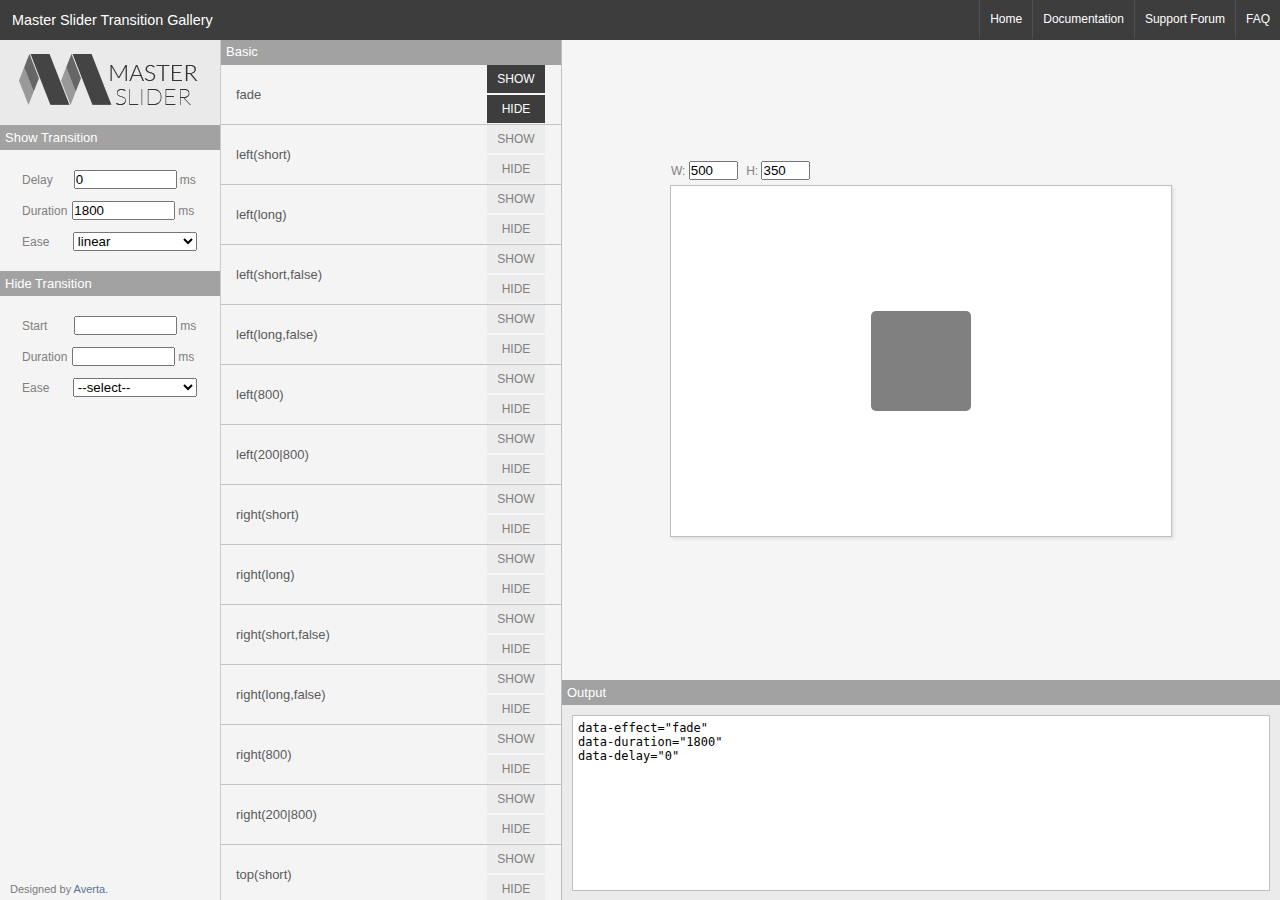
<file: assets/plugins/master-slider/transition-gallery/index.html>
<!DOCTYPE html>

<html lang="en">
<head>
	<title>Master Slider :: Transition Gallery</title>
	<link rel="stylesheet" href="style/style.css" type="text/css" media="screen" title="no title" charset="utf-8"/>
</head>
<body>

		<header>
			<div class="header-bar">
				<h1 class="title">Master Slider Transition Gallery</h1>
				<ul class="nav">
					<li>
						<a href="http://support.averta.net/envato/faq/master-slider/" class="faq">FAQ</a>
					</li>
					<li>
						<a href="http://support.averta.net/envato/support/master-slider/" class="forum">Support Forum</a>
					</li>
					<li>
						<a href="http://www.masterslider.com/doc/" class="doc">Documentation</a>
					</li>
					<li>
						<a href="http://www.masterslider.com/" class="home">Home</a>
					</li>
				</ul>
			</div>
		</header>
		
		<div class="main-cont">
			<div class="sidebar">
				<div class="logo-cont">
					<img src="images/logo.gif" alt="Master Slider" />
				</div>
				
				<div class="options">
					<div class="opttions-title first">Show Transition</div>
					<div class="options-cont"> 
						<label>Delay</label><input type="text" value="0" id="showdelay" /><label>ms</label>
						<div style="clear:both"> </div>
						<label>Duration</label><input type="text" value="1800" id="showduration" /><label>ms</label>
						<div style="clear:both"> </div>
						<label>Ease</label>
						<select id="showease">
						  <option value="linear" selected="selected">linear</option>
						  <option value="easeInCubic">easeInCubic</option>
						  <option value="easeOutCubic">easeOutCubic</option>
						  <option value="easeInOutCubic">easeInOutCubic</option>
						  <option value="easeInCirc">easeInCirc</option>
						  <option value="easeOutCirc">easeOutCirc</option>
						  <option value="easeInOutCirc">easeInOutCirc</option>
						  <option value="easeInExpo">easeInExpo</option>
						  <option value="easeOutExpo">easeOutExpo</option>
						  <option value="easeInOutExpo">easeInOutExpo</option>
						  <option value="easeInQuad">easeInQuad</option>
						  <option value="easeOutQuad">easeOutQuad</option>
						  <option value="easeInOutQuad">easeInOutQuad</option>
						  <option value="easeInQuart">easeInQuart</option>
						  <option value="easeOutQuart">easeOutQuart</option>
						  <option value="easeInOutQuart">easeInOutQuart</option>
						  <option value="easeInQuint">easeInQuint</option>
						  <option value="easeOutQuint">easeOutQuint</option>
						  <option value="easeInOutQuint">easeInOutQuint</option>
						  <option value="easeInSine">easeInSine</option>
						  <option value="easeOutSine">easeOutSine</option>
						  <option value="easeInOutSine">easeInOutSine</option>
						  <option value="easeInBack">easeInBack</option>
						  <option value="easeOutBack">easeOutBack</option>
						</select>
					</div>
					<div class="opttions-title">Hide Transition</div>
					<div class="options-cont"> 
						<label>Start</label><input type="text" value="" id="hidetime" /><label>ms</label>
						<div style="clear:both"> </div>
						<label>Duration</label><input type="text" value="" id="hideduration" /><label>ms</label>
						<div style="clear:both"> </div>
						<label>Ease</label>
						<select id="hideease">
						  <option value="null" selected="selected">--select--</option>
						  <option value="linear" >linear</option>
						  <option value="easeInCubic">easeInCubic</option>
						  <option value="easeOutCubic">easeOutCubic</option>
						  <option value="easeInOutCubic">easeInOutCubic</option>
						  <option value="easeInCirc">easeInCirc</option>
						  <option value="easeOutCirc">easeOutCirc</option>
						  <option value="easeInOutCirc">easeInOutCirc</option>
						  <option value="easeInExpo">easeInExpo</option>
						  <option value="easeOutExpo">easeOutExpo</option>
						  <option value="easeInOutExpo">easeInOutExpo</option>
						  <option value="easeInQuad">easeInQuad</option>
						  <option value="easeOutQuad">easeOutQuad</option>
						  <option value="easeInOutQuad">easeInOutQuad</option>
						  <option value="easeInQuart">easeInQuart</option>
						  <option value="easeOutQuart">easeOutQuart</option>
						  <option value="easeInOutQuart">easeInOutQuart</option>
						  <option value="easeInQuint">easeInQuint</option>
						  <option value="easeOutQuint">easeOutQuint</option>
						  <option value="easeInOutQuint">easeInOutQuint</option>
						  <option value="easeInSine">easeInSine</option>
						  <option value="easeOutSine">easeOutSine</option>
						  <option value="easeInOutSine">easeInOutSine</option>
						  <option value="easeInBack">easeInBack</option>
						  <option value="easeOutBack">easeOutBack</option>
						</select>
					</div>
				</div>
				<div class="cpyr">Designed by <a href="http://www.averta.net/" title="Averta" style="text-decoration: none; color:rgb(94, 115, 148)" target="_blank">Averta</a>. </div>
			</div>
			
			<div class="content">
				<div class="preview-cont">
					<div id="scene" class="scene">
						<div class="sence-control">
							<label>W: </label><input type="text" value="500" id="sw"> <label>H: </label><input value="350" type="text" id="sh">
						</div>
						<div class="box" id="box"> </div>
					</div>
					
				</div>
				<div class="output-cont">
						<div class="output-title">Output</div>
					<pre id="output"> </pre>
				</div>
				<div id="list-cont" class="list-cont"> </div>
			</div>
		</div>
		<script src="js/jquery-1.8.0.min.js"></script>	
		<script src="js/transition-dic.js"></script>	
		<script src="js/main.js"></script>
		<script>
			var _3dt = new TransitionGallery(document.getElementById('list-cont') , transitions).create();
		</script>
</body>
</html>
</file>
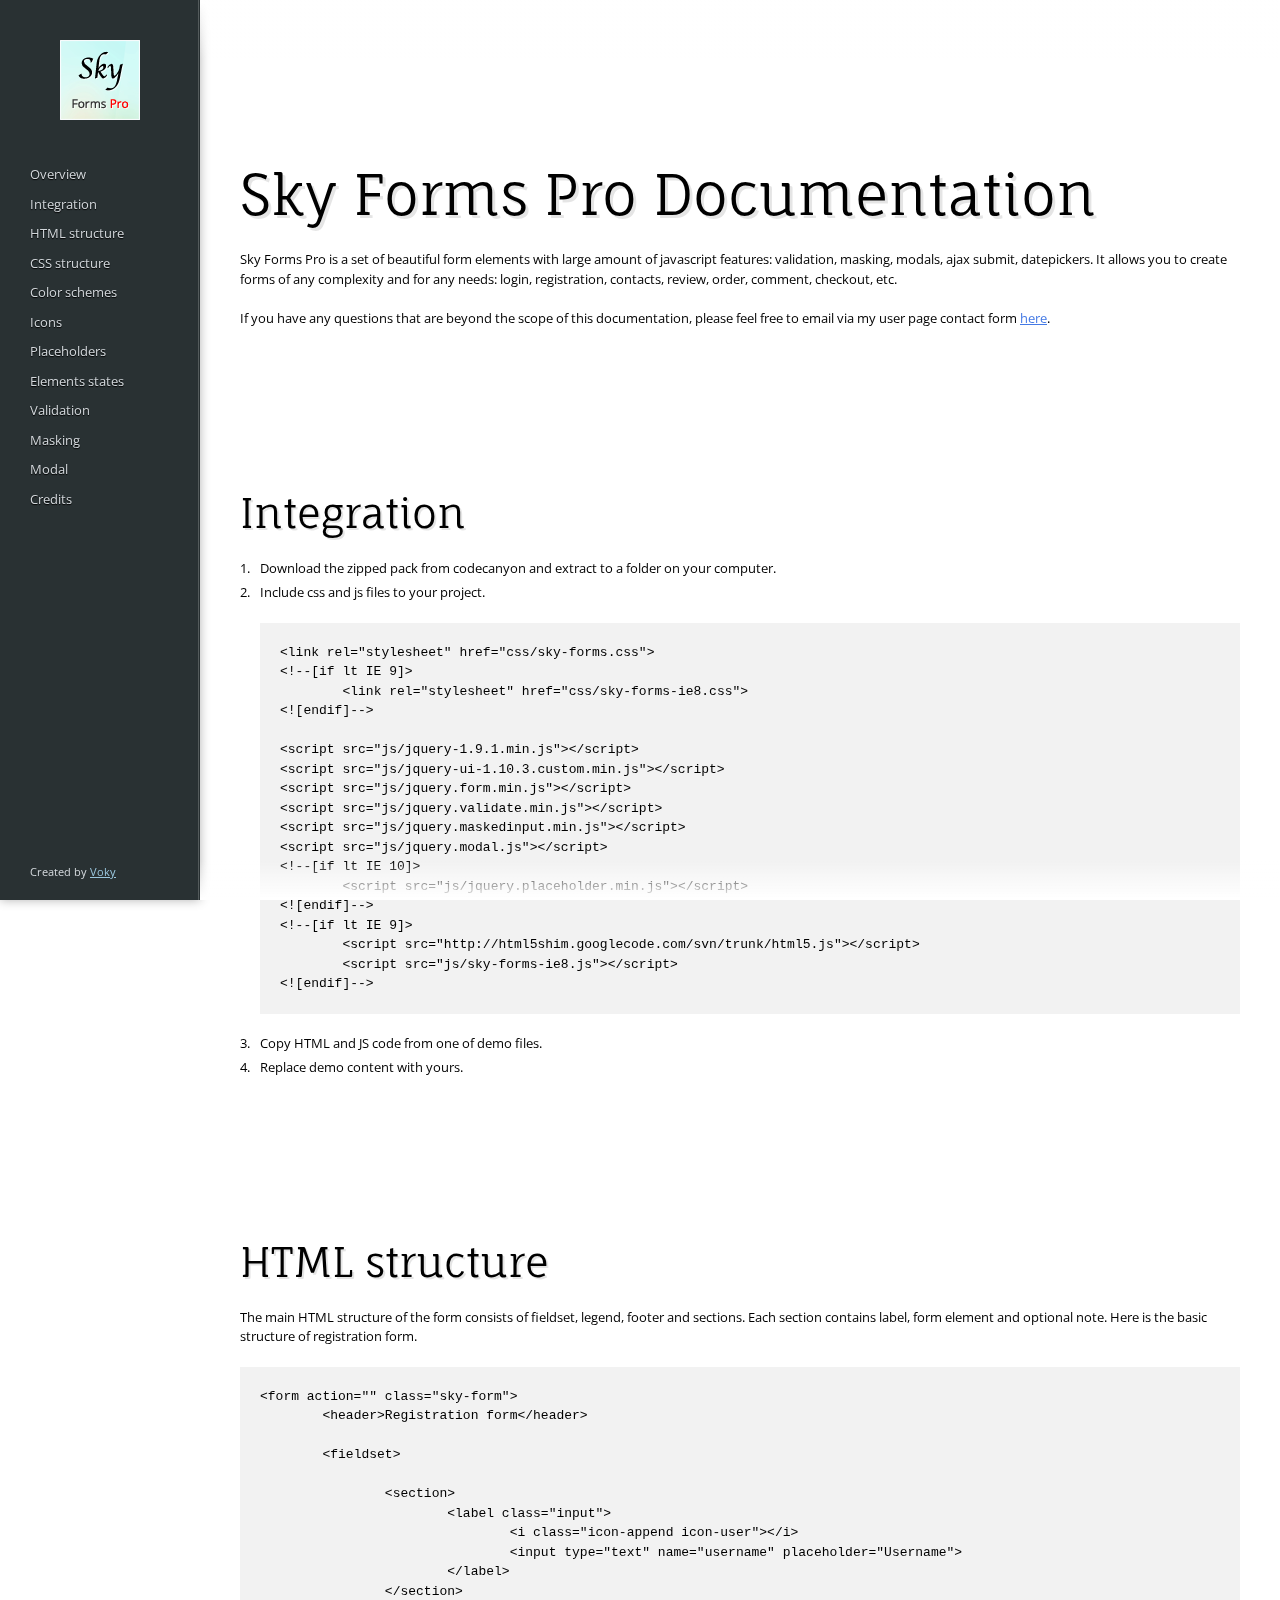
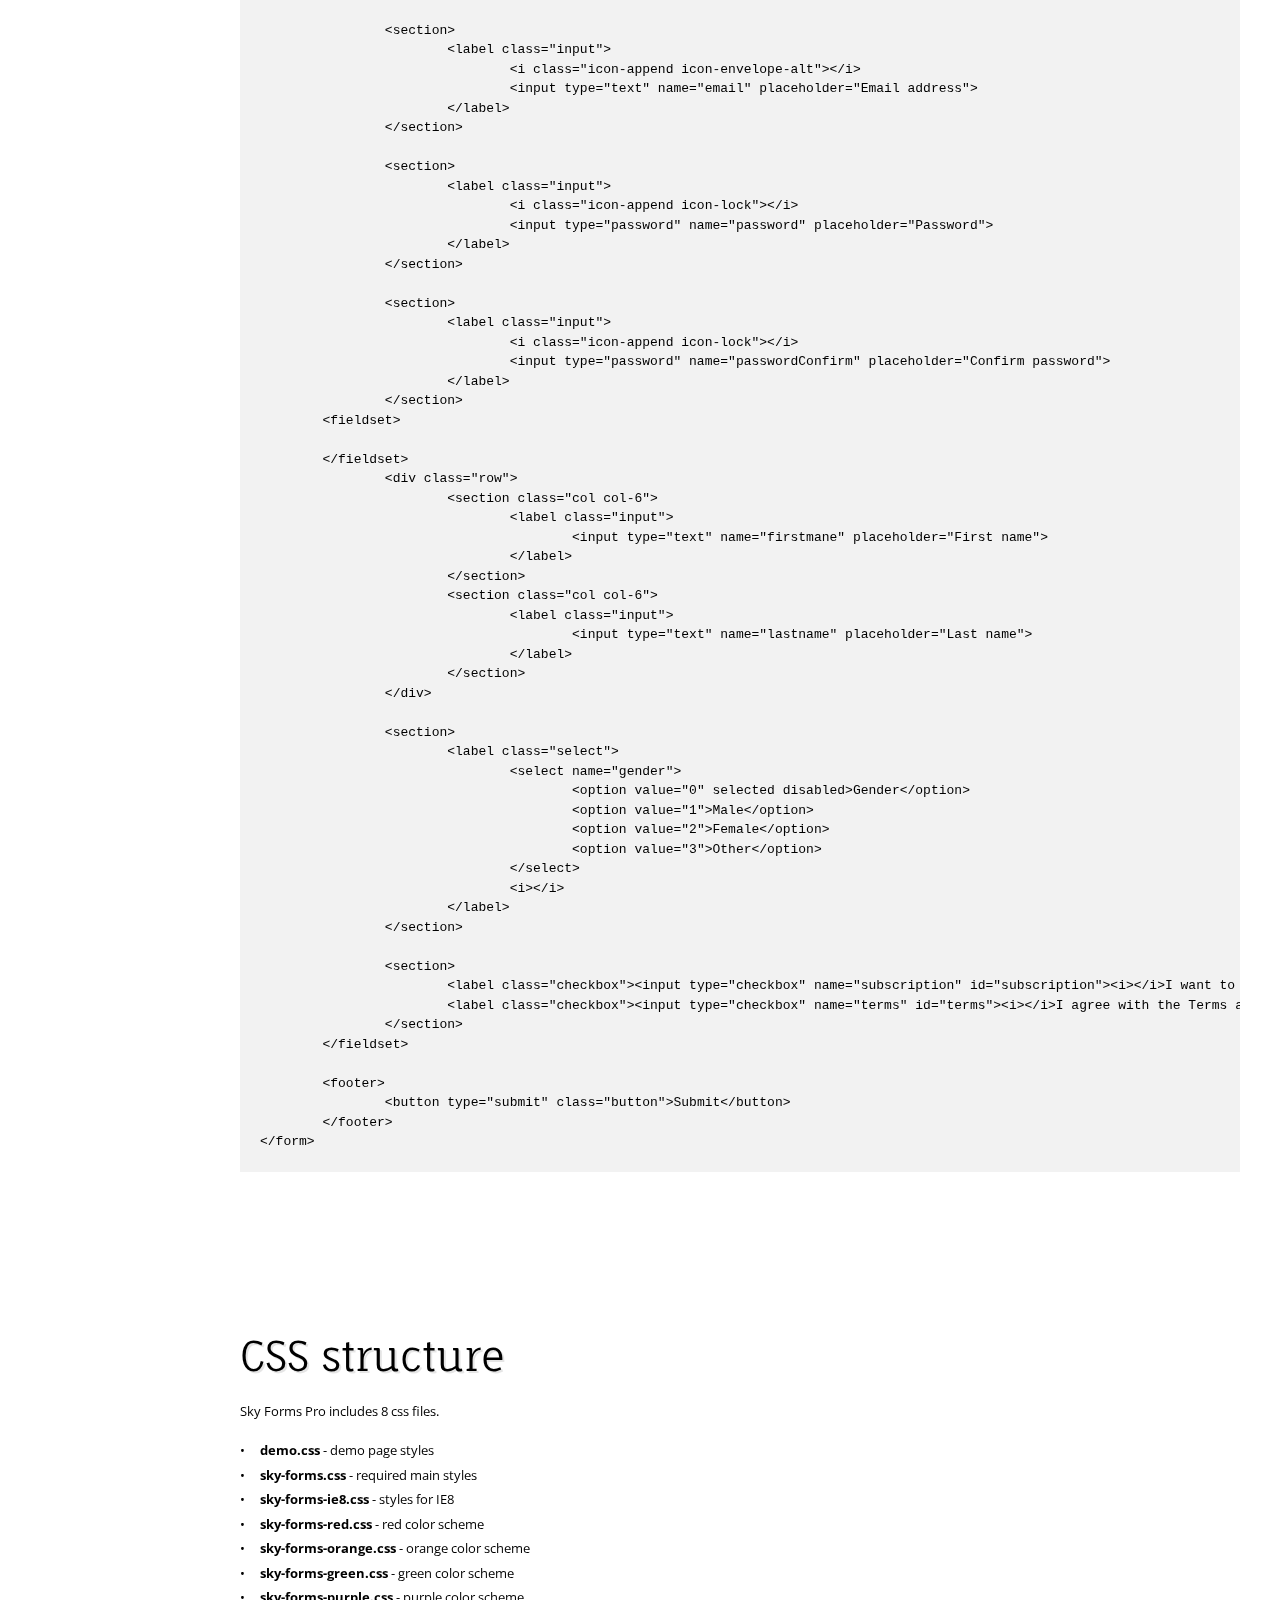
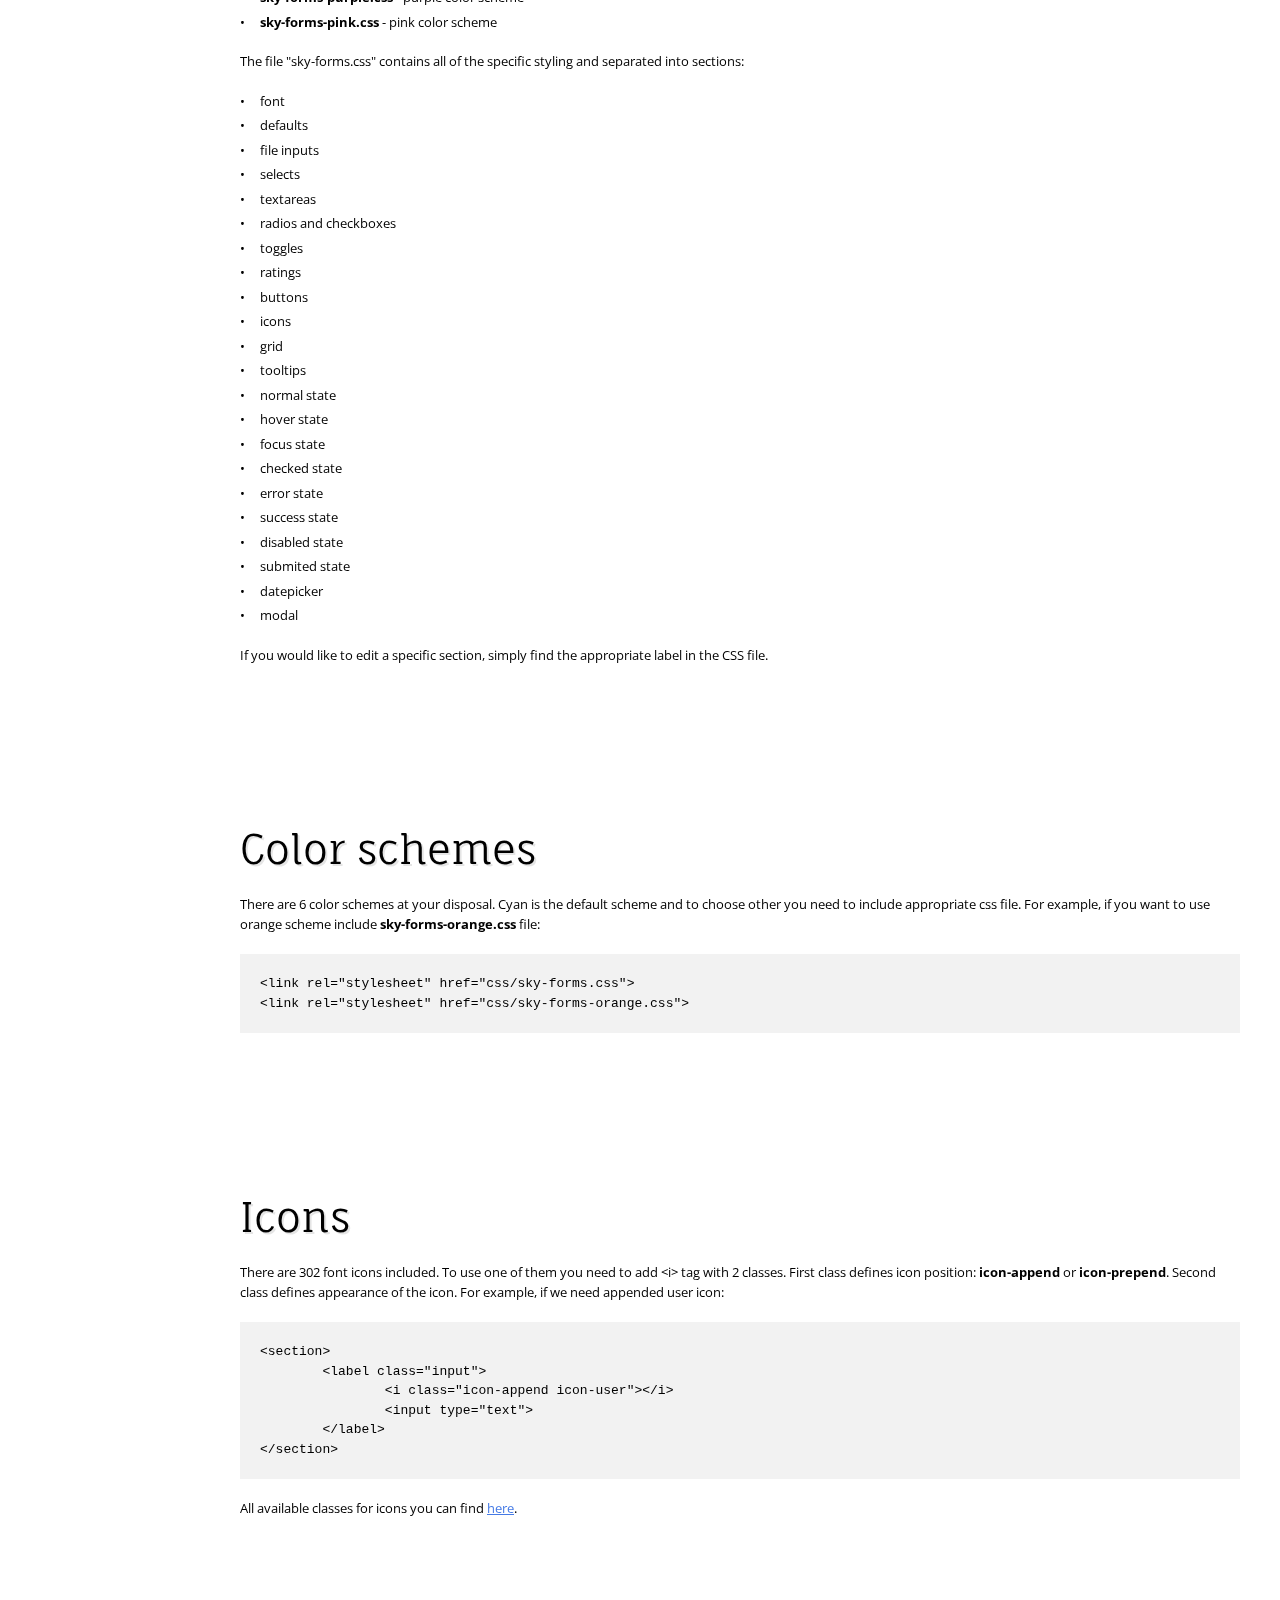
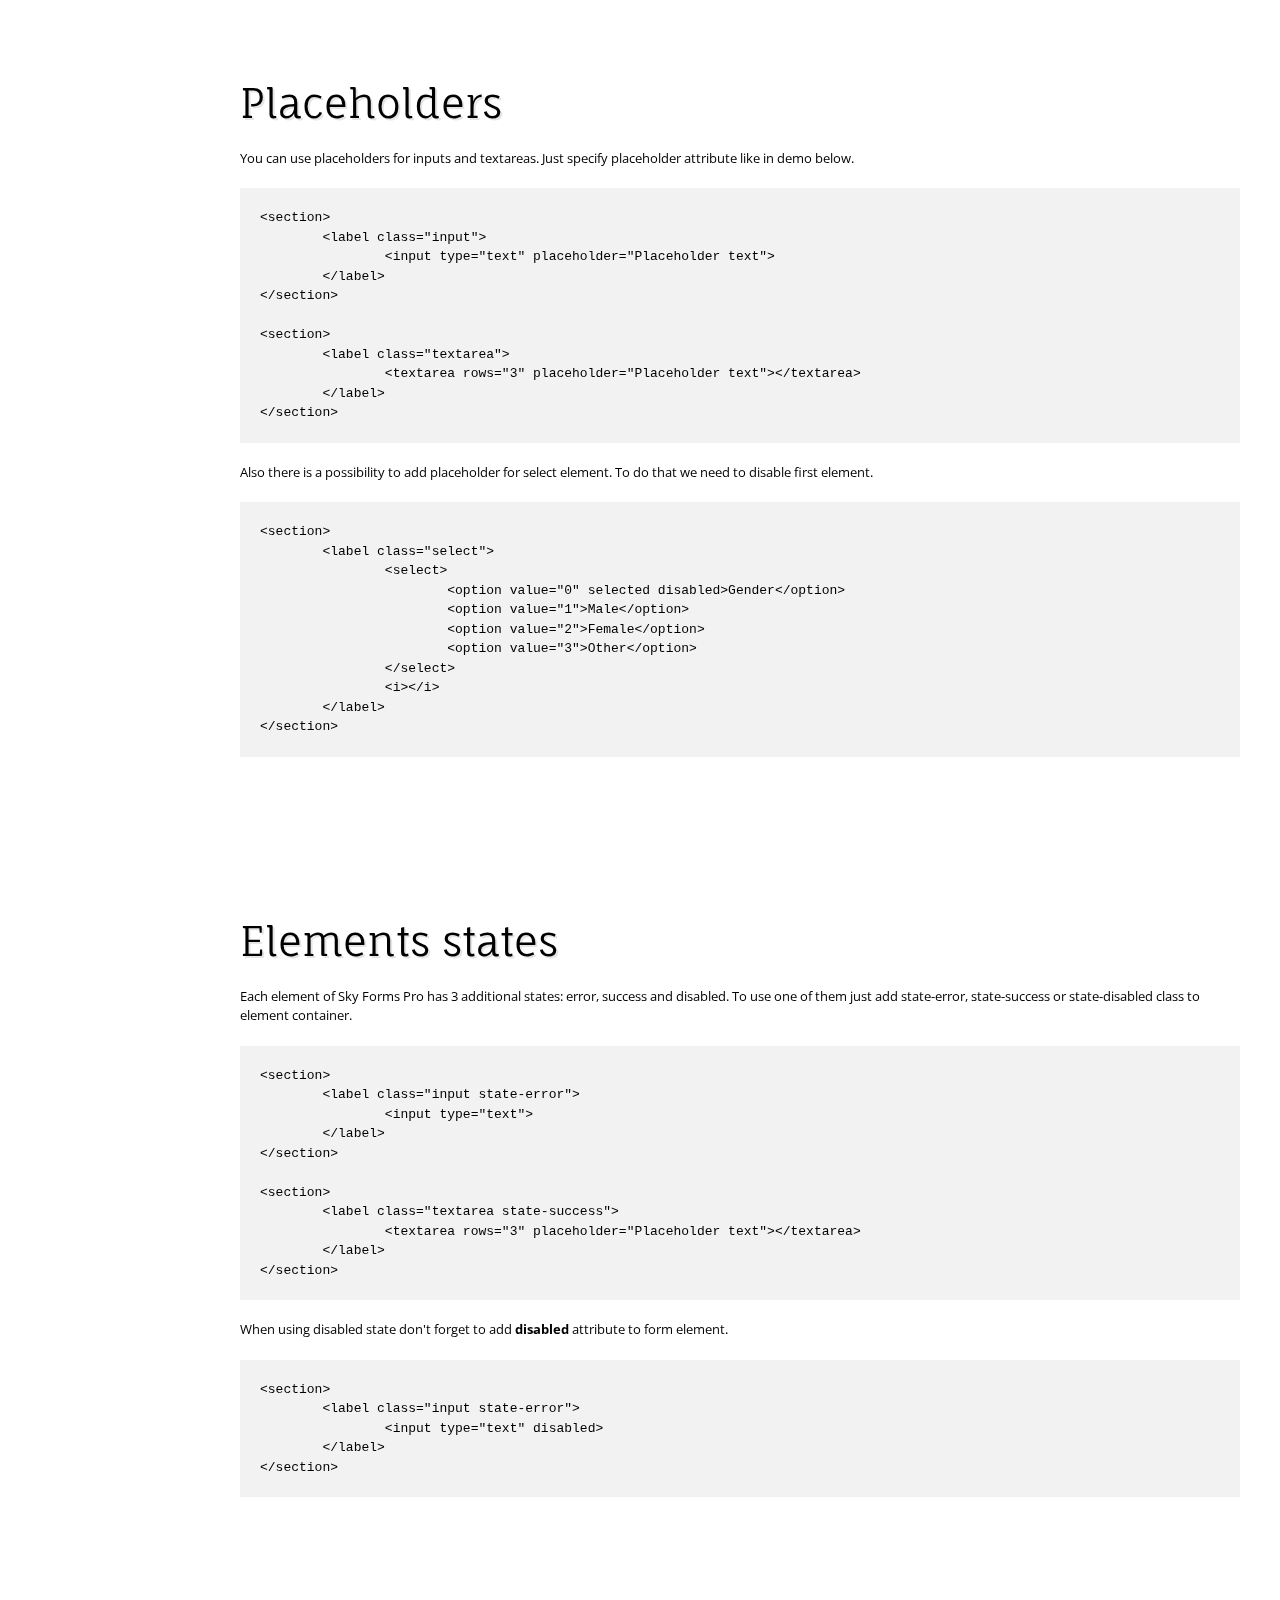
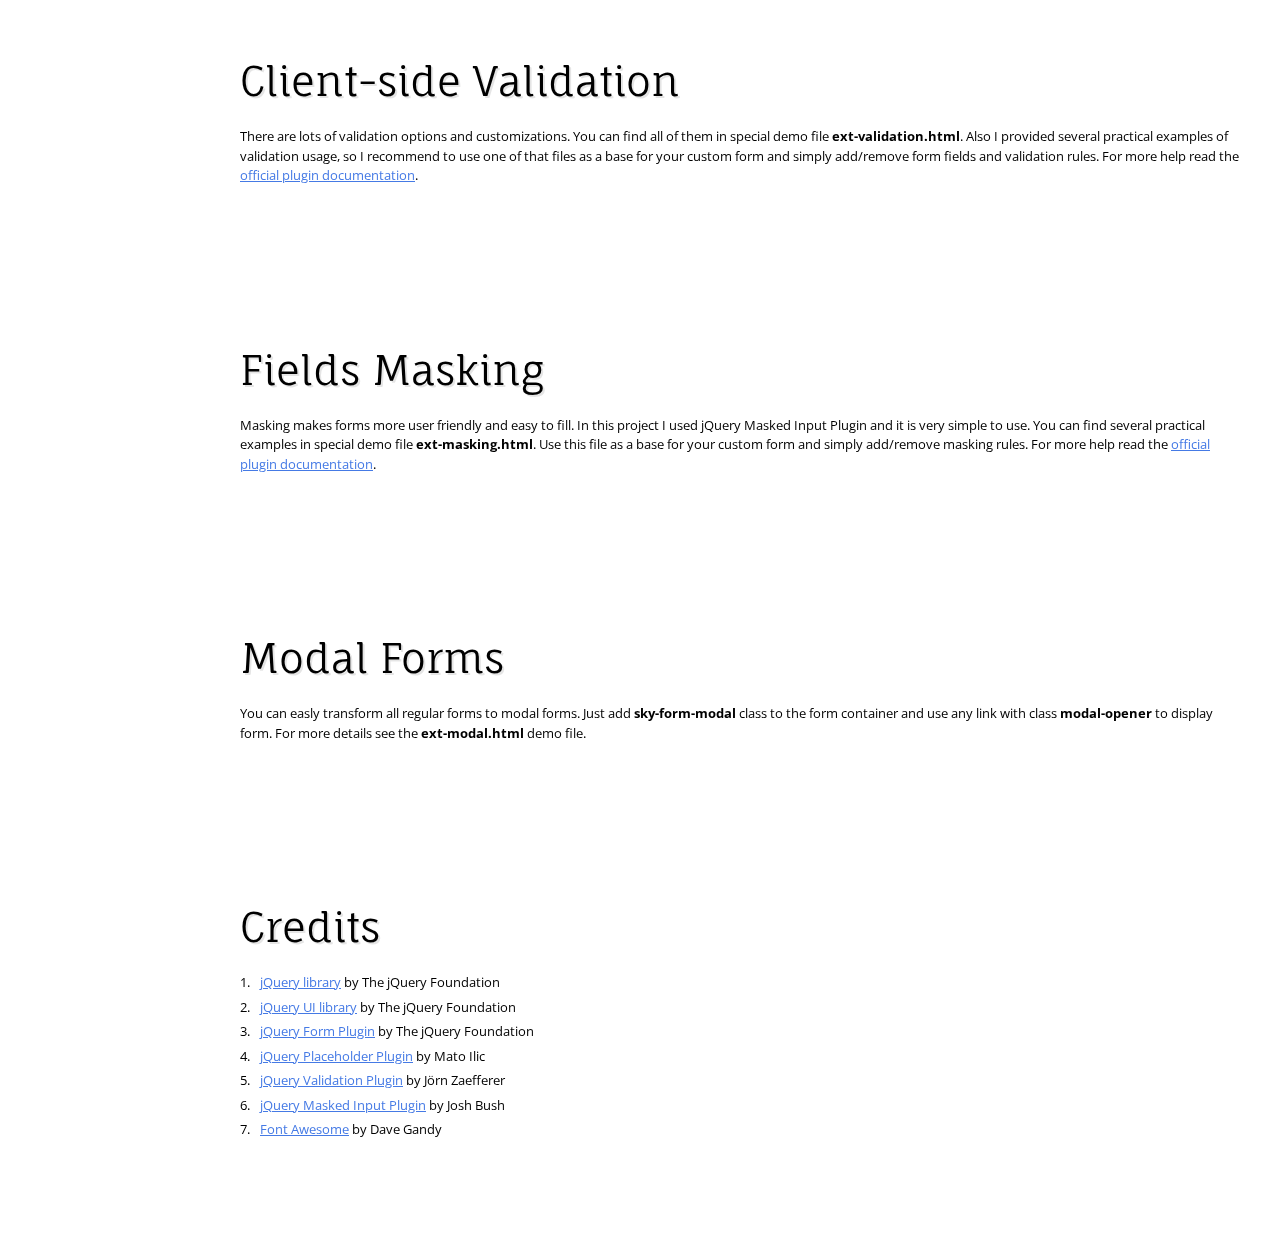
<file: assets/plugins/sky-forms/documentation/index.html>
<!DOCTYPE html> 
<html>
	<head>
		<meta charset="utf-8">
		<title>Documentation for Sky Forms Pro</title>
		
		<meta name="viewport" content="width=1024">
		
		<link rel="stylesheet" href="css/main.css">
		
		<script src="http://ajax.googleapis.com/ajax/libs/jquery/1.9.1/jquery.min.js"></script>
		<script src="js/main.js"></script>
	</head>
	<body id="overview">
		<article>
			<!-- overview -->
			<section>
				<h1>Sky Forms Pro Documentation</h1>
				<p>Sky Forms Pro is a set of beautiful form elements with large amount of javascript features: validation, masking, modals, ajax submit, datepickers. It allows you to create forms of any complexity and for any needs: login, registration, contacts, review, order, comment, checkout, etc.</p>
				<p>If you have any questions that are beyond the scope of this documentation, please feel free to email via my user page contact form <a href="http://codecanyon.net/user/voky?ref=voky">here</a>.</p>
			</section>
			<!--/ overview -->
			
			<!-- integration -->
			<section id="integration">
				<h2>Integration</h2>
				<ol>
					<li>Download the zipped pack from codecanyon and extract to a folder on your computer.</li>
					<li>Include css and js files to your project.
<pre>&lt;link rel=&quot;stylesheet&quot; href=&quot;css/sky-forms.css&quot;&gt;
&lt;!--[if lt IE 9]&gt;
	&lt;link rel=&quot;stylesheet&quot; href=&quot;css/sky-forms-ie8.css&quot;&gt;
&lt;![endif]--&gt;

&lt;script src=&quot;js/jquery-1.9.1.min.js&quot;&gt;&lt;/script&gt;
&lt;script src=&quot;js/jquery-ui-1.10.3.custom.min.js&quot;&gt;&lt;/script&gt;
&lt;script src=&quot;js/jquery.form.min.js&quot;&gt;&lt;/script&gt;
&lt;script src=&quot;js/jquery.validate.min.js&quot;&gt;&lt;/script&gt;
&lt;script src=&quot;js/jquery.maskedinput.min.js&quot;&gt;&lt;/script&gt;
&lt;script src=&quot;js/jquery.modal.js&quot;&gt;&lt;/script&gt;
&lt;!--[if lt IE 10]&gt;
	&lt;script src=&quot;js/jquery.placeholder.min.js&quot;&gt;&lt;/script&gt;
&lt;![endif]--&gt;		
&lt;!--[if lt IE 9]&gt;
	&lt;script src=&quot;http://html5shim.googlecode.com/svn/trunk/html5.js&quot;&gt;&lt;/script&gt;
	&lt;script src=&quot;js/sky-forms-ie8.js&quot;&gt;&lt;/script&gt;
&lt;![endif]--&gt;</pre>
					</li>
					<li>Copy HTML and JS code from one of demo files.</li>
					<li>Replace demo content with yours.</li>
				</ol>
			</section>
			<!--/ integration -->
			
			<!-- html structure -->
			<section id="html">
				<h2>HTML structure</h2>
				<p>The main HTML structure of the form consists of fieldset, legend, footer and sections. Each section contains label, form element and optional note. Here is the basic structure of registration form.</p>
<pre>&lt;form action=&quot;&quot; class=&quot;sky-form&quot;&gt;
	&lt;header&gt;Registration form&lt;/header&gt;
		
	&lt;fieldset&gt;
		
		&lt;section&gt;
			&lt;label class=&quot;input&quot;&gt;
				&lt;i class=&quot;icon-append icon-user&quot;&gt;&lt;/i&gt;
				&lt;input type=&quot;text&quot; name=&quot;username&quot; placeholder=&quot;Username&quot;&gt;
			&lt;/label&gt;
		&lt;/section&gt;
		
		&lt;section&gt;
			&lt;label class=&quot;input&quot;&gt;
				&lt;i class=&quot;icon-append icon-envelope-alt&quot;&gt;&lt;/i&gt;
				&lt;input type=&quot;text&quot; name=&quot;email&quot; placeholder=&quot;Email address&quot;&gt;
			&lt;/label&gt;
		&lt;/section&gt;
		
		&lt;section&gt;
			&lt;label class=&quot;input&quot;&gt;
				&lt;i class=&quot;icon-append icon-lock&quot;&gt;&lt;/i&gt;
				&lt;input type=&quot;password&quot; name=&quot;password&quot; placeholder=&quot;Password&quot;&gt;
			&lt;/label&gt;
		&lt;/section&gt;
		
		&lt;section&gt;
			&lt;label class=&quot;input&quot;&gt;
				&lt;i class=&quot;icon-append icon-lock&quot;&gt;&lt;/i&gt;
				&lt;input type=&quot;password&quot; name=&quot;passwordConfirm&quot; placeholder=&quot;Confirm password&quot;&gt;
			&lt;/label&gt;
		&lt;/section&gt;
	&lt;fieldset&gt;	
		
	&lt;/fieldset&gt;		
		&lt;div class=&quot;row&quot;&gt;
			&lt;section class=&quot;col col-6&quot;&gt;
				&lt;label class=&quot;input&quot;&gt;
					&lt;input type=&quot;text&quot; name=&quot;firstmane&quot; placeholder=&quot;First name&quot;&gt;
				&lt;/label&gt;
			&lt;/section&gt;
			&lt;section class=&quot;col col-6&quot;&gt;
				&lt;label class=&quot;input&quot;&gt;
					&lt;input type=&quot;text&quot; name=&quot;lastname&quot; placeholder=&quot;Last name&quot;&gt;
				&lt;/label&gt;
			&lt;/section&gt;
		&lt;/div&gt;
		
		&lt;section&gt;
			&lt;label class=&quot;select&quot;&gt;
				&lt;select name=&quot;gender&quot;&gt;
					&lt;option value=&quot;0&quot; selected disabled&gt;Gender&lt;/option&gt;
					&lt;option value=&quot;1&quot;&gt;Male&lt;/option&gt;
					&lt;option value=&quot;2&quot;&gt;Female&lt;/option&gt;
					&lt;option value=&quot;3&quot;&gt;Other&lt;/option&gt;
				&lt;/select&gt;
				&lt;i&gt;&lt;/i&gt;
			&lt;/label&gt;
		&lt;/section&gt;
		
		&lt;section&gt;
			&lt;label class=&quot;checkbox&quot;&gt;&lt;input type=&quot;checkbox&quot; name=&quot;subscription&quot; id=&quot;subscription&quot;&gt;&lt;i&gt;&lt;/i&gt;I want to receive news and  special offers&lt;/label&gt;
			&lt;label class=&quot;checkbox&quot;&gt;&lt;input type=&quot;checkbox&quot; name=&quot;terms&quot; id=&quot;terms&quot;&gt;&lt;i&gt;&lt;/i&gt;I agree with the Terms and Conditions&lt;/label&gt;
		&lt;/section&gt;
	&lt;/fieldset&gt;
	
	&lt;footer&gt;
		&lt;button type=&quot;submit&quot; class=&quot;button&quot;&gt;Submit&lt;/button&gt;
	&lt;/footer&gt;
&lt;/form&gt;</pre>
			</section>
			<!--/ html structure -->
			
			<!-- css structure -->
			<section id="css">
				<h2>CSS structure</h2>
				<p>Sky Forms Pro includes 8 css files.</p>
				<ul>
					<li><strong>demo.css</strong> - demo page styles</li>
					<li><strong>sky-forms.css</strong> - required main styles</li>
					<li><strong>sky-forms-ie8.css</strong> - styles for IE8</li>
					<li><strong>sky-forms-red.css</strong> - red color scheme</li>
					<li><strong>sky-forms-orange.css</strong> - orange color scheme</li>
					<li><strong>sky-forms-green.css</strong> - green color scheme</li>
					<li><strong>sky-forms-purple.css</strong> - purple color scheme</li>
					<li><strong>sky-forms-pink.css</strong> - pink color scheme</li>
				</ul>
				<p>The file "sky-forms.css" contains all of the specific styling and separated into sections:</p>
				<ul>
					<li>font</li>
					<li>defaults</li>
					<li>file inputs</li>
					<li>selects</li>
					<li>textareas</li>
					<li>radios and checkboxes</li>
					<li>toggles</li>
					<li>ratings</li>
					<li>buttons</li>
					<li>icons</li>
					<li>grid</li>
					<li>tooltips</li>
					<li>normal state</li>
					<li>hover state</li>
					<li>focus state</li>
					<li>checked state</li>
					<li>error state</li>
					<li>success state</li>
					<li>disabled state</li>
					<li>submited state</li>
					<li>datepicker</li>
					<li>modal</li>
				</ul>
				<p>If you would like to edit a specific section, simply find the appropriate label in the CSS file.</p>
			</section>
			<!--/ css structure -->
			
			<!-- schemes -->
			<section id="schemes">
				<h2>Color schemes</h2>
				<p>There are 6 color schemes at your disposal. Cyan is the default scheme and to choose other you need to include appropriate css file. For example, if you want to use orange scheme include <strong>sky-forms-orange.css</strong> file:</p>
<pre>&lt;link rel=&quot;stylesheet&quot; href=&quot;css/sky-forms.css&quot;&gt;
&lt;link rel=&quot;stylesheet&quot; href=&quot;css/sky-forms-orange.css&quot;&gt;</pre>
			</section>
			<!--/ schemes -->		
			
			<!-- icons -->
			<section id="icons">
				<h2>Icons</h2>
				<p>There are 302 font icons included. To use one of them you need to add &lt;i&gt; tag with 2 classes. First class defines icon position: <strong>icon-append</strong> or <strong>icon-prepend</strong>. Second class defines appearance of the icon. For example, if we need appended user icon:</p>
<pre>&lt;section&gt;
	&lt;label class=&quot;input&quot;&gt;
		&lt;i class=&quot;icon-append icon-user&quot;&gt;&lt;/i&gt;
		&lt;input type=&quot;text&quot;&gt;
	&lt;/label&gt;
&lt;/section&gt;</pre>
				<p>All available classes for icons you can find <a href="http://fortawesome.github.io/Font-Awesome/icons/" target="_blank">here</a>.</p>
			</section>
			<!--/ icons -->
			
			<!-- placeholders -->
			<section id="placeholders">
				<h2>Placeholders</h2>
				<p>You can use placeholders for inputs and textareas. Just specify placeholder attribute like in demo below.</p>
<pre>&lt;section&gt;
	&lt;label class=&quot;input&quot;&gt;
		&lt;input type=&quot;text&quot; placeholder=&quot;Placeholder text&quot;&gt;
	&lt;/label&gt;
&lt;/section&gt;

&lt;section&gt;
	&lt;label class=&quot;textarea&quot;&gt;
		&lt;textarea rows=&quot;3&quot; placeholder=&quot;Placeholder text&quot;&gt;&lt;/textarea&gt;
	&lt;/label&gt;
&lt;/section&gt;</pre>
				<p>Also there is a possibility to add placeholder for select element. To do that we need to disable first element.</p>
<pre>&lt;section&gt;
	&lt;label class=&quot;select&quot;&gt;
		&lt;select&gt;
			&lt;option value=&quot;0&quot; selected disabled&gt;Gender&lt;/option&gt;
			&lt;option value=&quot;1&quot;&gt;Male&lt;/option&gt;
			&lt;option value=&quot;2&quot;&gt;Female&lt;/option&gt;
			&lt;option value=&quot;3&quot;&gt;Other&lt;/option&gt;
		&lt;/select&gt;
		&lt;i&gt;&lt;/i&gt;
	&lt;/label&gt;
&lt;/section&gt;</pre>
			</section>
			<!--/ placeholders -->
			
			<!-- states -->
			<section id="states">
				<h2>Elements states</h2>
				<p>Each element of Sky Forms Pro has 3 additional states: error, success and disabled. To use one of them just add state-error, state-success or state-disabled class to element container.</p>
<pre>&lt;section&gt;
	&lt;label class=&quot;input state-error&quot;&gt;
		&lt;input type=&quot;text&quot;&gt;
	&lt;/label&gt;
&lt;/section&gt;

&lt;section&gt;
	&lt;label class=&quot;textarea state-success&quot;&gt;
		&lt;textarea rows=&quot;3&quot; placeholder=&quot;Placeholder text&quot;&gt;&lt;/textarea&gt;
	&lt;/label&gt;
&lt;/section&gt;</pre>
				<p>When using disabled state don't forget to add <strong>disabled</strong> attribute to form element.</p>
<pre>&lt;section&gt;
	&lt;label class=&quot;input state-error&quot;&gt;
		&lt;input type=&quot;text&quot; disabled&gt;
	&lt;/label&gt;
&lt;/section&gt;</pre>
			</section>
			<!--/ states -->
			
			<!-- validation -->
			<section id="validation">
				<h2>Client-side Validation</h2>
				<p>There are lots of validation options and customizations. You can find all of them in special demo file <strong>ext-validation.html</strong>. Also I provided several practical examples of validation usage, so I recommend to use one of that files as a base for your custom form and simply add/remove form fields and validation rules. For more help read the <a href="http://jqueryvalidation.org/documentation">official plugin documentation</a>.</p>
			</section>
			<!--/ validation -->
			
			<!-- masking -->
			<section id="masking">
				<h2>Fields Masking</h2>
				<p>Masking makes forms more user friendly and easy to fill. In this project I used jQuery Masked Input Plugin and it is very simple to use. You can find several practical examples in special demo file <strong>ext-masking.html</strong>. Use this file as a base for your custom form and simply add/remove masking rules. For more help read the <a href="http://digitalbush.com/projects/masked-input-plugin/">official plugin documentation</a>.</p>
			</section>
			<!--/ masking -->
			
			<!-- modal -->
			<section id="modal">
				<h2>Modal Forms</h2>
				<p>You can easly transform all regular forms to modal forms. Just add <strong>sky-form-modal</strong> class to the form container and use any link with class <strong>modal-opener</strong> to display form. For more details see the <strong>ext-modal.html</strong> demo file.</p>
			</section>
			<!--/ modal -->
			
			<!-- credits -->
			<section id="credits">
				<h2>Credits</h2>
				<ol>
					<li><a href="http://jquery.com" target="_blank">jQuery library</a> by The jQuery Foundation</li>
					<li><a href="http://jqueryui.com" target="_blank">jQuery UI library</a> by The jQuery Foundation</li>
					<li><a href="https://github.com/malsup/form" target="_blank">jQuery Form Plugin</a> by The jQuery Foundation</li>
					<li><a href="http://matoilic.github.com/jquery.placeholder" target="_blank">jQuery Placeholder Plugin</a> by Mato Ilic</li>
					<li><a href="https://github.com/jzaefferer/jquery-validation/" target="_blank">jQuery Validation Plugin</a> by Jörn Zaefferer</li>
					<li><a href="http://digitalbush.com/projects/masked-input-plugin/" target="_blank">jQuery Masked Input Plugin</a> by Josh Bush</li>
					<li><a href="http://fortawesome.github.com/Font-Awesome/" target="_blank">Font Awesome</a> by Dave Gandy</li>
				</ol>
			</section>
			<!--/ credits -->
		</article>
		
		<aside>
			<!-- logo -->
			<img src="img/thumbnail.png" alt="" />
			<!--/ logo -->
			
			<!-- main nav -->
			<nav id="main-nav">
				<ul>
					<li><a href="#overview">Overview</a></li>
					<li><a href="#integration">Integration</a></li>
					<li><a href="#html">HTML structure</a></li>
					<li><a href="#css">CSS structure</a></li>
					<li><a href="#schemes">Color schemes</a></li>
					<li><a href="#icons">Icons</a></li>
					<li><a href="#placeholders">Placeholders</a></li>
					<li><a href="#states">Elements states</a></li>
					<li><a href="#validation">Validation</a></li>
					<li><a href="#masking">Masking</a></li>
					<li><a href="#modal">Modal</a></li>
					<li><a href="#credits">Credits</a></li>
				</ul>
			</nav>
			<!--/ main nav -->
			
			<!-- copyrights -->
			<p>Created by <a href="http://codecanyon.net/user/voky?ref=voky">Voky</a></p>
			<!--/ copyrights -->
		</aside>
	</body>
</html>
</file>
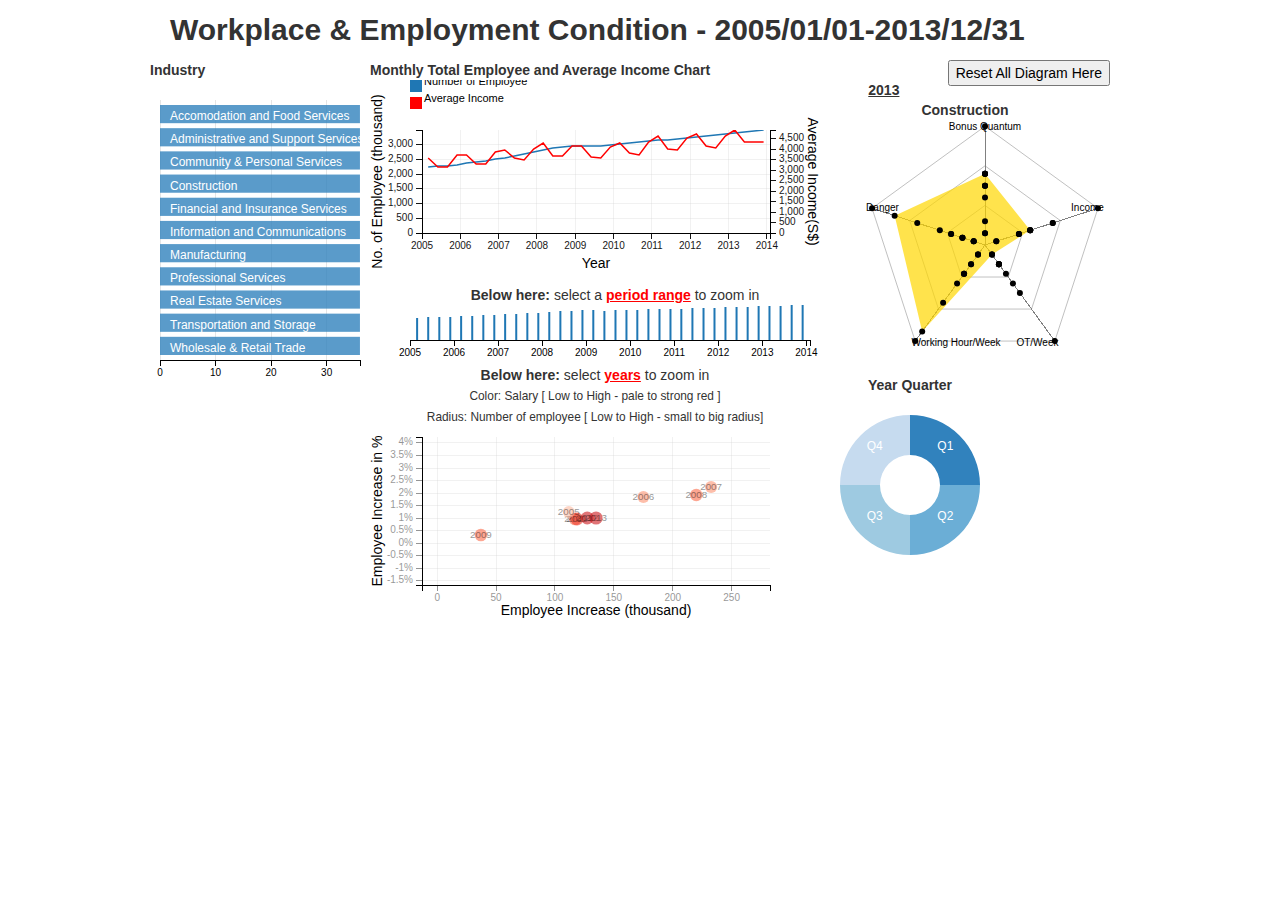
<file: index2.html>
<!DOCTYPE html>
<html lang="en">
<head>
    <title>Workplace & Employment Condition</title>

    <meta charset="UTF-8">

    <link rel="stylesheet" type="text/css" href="css/bootstrap.min.css">
    <link rel="stylesheet" type="text/css" href="css/radarChart.css">
    <link rel="stylesheet" type="text/css" href="css/dc.css"/>

    <style>
        #monthly-volume-chart g.y {
            display: none;
        }
    </style>
    


</head>
<body>

<div class="container">

<h2>Workplace & Employment Condition - 2005/01/01-2013/12/31</h2><button class="btn-u btn-brd btn-brd-hover rounded btn-u-sea btn-u-lg pull-right" type="button" onclick="javascript:location.reload();" ><i class="fa fa-unlink"></i> Reset All Diagram Here</button>

<div class="row">

    <div id="day-of-week-chart" >
         <strong>Industry</strong>
        <a class="reset" href="javascript:IndustryChart.filterAll();dc.redrawAll();" style="display: none;">reset</a>
        <div class="clearfix"></div>  
    </div>
    
    
    <div>
        <div id="monthly-move-chart">
            <strong>Monthly Total Employee and Average Income Chart</strong>
            <span class="reset" style="display: none;">range: <span class="filter"></span></span>
            <a class="reset" href="javascript:compositeLineChart.filterAll();volumeChart.filterAll();dc.redrawAll();"
               style="display: none;">reset</a>
            <div class="clearfix"></div>
        </div>
        <div id="monthly-volume-chart" align="middle">
            <b>Below here:</b> select a <font color="red"><u><b>period range</b></u></font> to zoom in<br/ >
        </div>
    </div>

    
    <div id="yearly-bubble-chart" class="dc-chart" align="middle">
        <a class="reset" href="javascript:yearlyBubbleChart.filterAll();dc.redrawAll();"
           style="display: none;">reset</a>
           <b>Below here:</b> select <font color="red"><u><b>years</b></u></font> to zoom in<br/ >
           <small>Color: Salary [ Low to High - pale to strong red ] <br />
            Radius: Number of employee [ Low to High - small to big radius]</small> 

        <div class="clearfix"></div>
    </div>
    <br />
    <!--Radar Chart Below-->
    <div >
        
        <div class="chart-container" align="middle">
            <div  id="changeYear" onclick="changeYear()"><strong><u>2013</u></strong></div>
            <div  id="changeSector" onclick="testtest()"><strong>Construction</strong></div>
        </div>
    </div>
    <div id="quarter-chart" align="middle">
        <strong>Year Quarter</strong>
        <a class="reset" href="javascript:quarterChart.filterAll();dc.redrawAll();" style="display: none;">reset</a>
        <div class="clearfix"></div>
    </div>
   
    
</div>

</div>

<script type="text/javascript" src="js/d3.js"></script>
<script type="text/javascript" src="js/crossfilter.js"></script>
<script type="text/javascript" src="js/dc.js"></script>
<script type="text/javascript" src="js/colorbrewer.js"></script>

<script type="text/javascript" src="stock.js"></script>

<script src="http://d3js.org/d3.v3.js"></script>
<script src="js/radar-chart.js"></script>
<script src="js/radarChartData.js"></script>

<script type="text/javascript">
    var _gaq = _gaq || [];
    _gaq.push(['_setAccount', 'UA-33628816-1']);
    _gaq.push(['_trackPageview']);

    (function () {
        var ga = document.createElement('script');
        ga.type = 'text/javascript';
        ga.async = true;
        ga.src = ('https:' == document.location.protocol ? 'https://ssl' : 'http://www') + '.google-analytics.com/ga.js';
        var s = document.getElementsByTagName('script')[0];
        s.parentNode.insertBefore(ga, s);
    })();
</script>

<script>
        var classname = document.getElementsByClassName("row _0");
        var classname1 = document.getElementsByClassName("row _1");
        var classname2= document.getElementsByClassName("row _2");
        var classname3= document.getElementsByClassName("row _3");
        var classname4= document.getElementsByClassName("row _4");
        var classname5= document.getElementsByClassName("row _5");
        var classname6= document.getElementsByClassName("row _6");
        var classname7= document.getElementsByClassName("row _7");
        var classname8= document.getElementsByClassName("row _8");
        var classname9= document.getElementsByClassName("row _9");
        var classname10= document.getElementsByClassName("row _10");

        var bubble = document.getElementsByClassName("node");


        var myFunction = function(){                
            document.getElementById("changeSector").innerHTML = this.textContent;
            testtest();
                
               //document.getElementsByClassName("row _0")[1].textContent;            

        }
         var bubbleFunction = function(){             
            document.getElementById("changeYear").innerHTML = this.childNodes[1].textContent;
            changeYear()
                
               //document.getElementsByClassName("node")[0].childNodes[1].textContent           

        }
        classname[1].addEventListener('click', myFunction, false);
        classname1[1].addEventListener('click', myFunction, false);
        classname2[1].addEventListener('click', myFunction, false);
        classname3[1].addEventListener('click', myFunction, false);
        classname4[1].addEventListener('click', myFunction, false);
        classname5[1].addEventListener('click', myFunction, false);
        classname6[1].addEventListener('click', myFunction, false);
        classname7[1].addEventListener('click', myFunction, false);
        classname8[1].addEventListener('click', myFunction, false);
        classname9[1].addEventListener('click', myFunction, false);
        classname10[1].addEventListener('click', myFunction, false);

        bubble[0].addEventListener('click', bubbleFunction, false);
        bubble[1].addEventListener('click', bubbleFunction, false);
        bubble[2].addEventListener('click', bubbleFunction, false);
        bubble[3].addEventListener('click', bubbleFunction, false);
        bubble[4].addEventListener('click', bubbleFunction, false);
        bubble[5].addEventListener('click', bubbleFunction, false);
        bubble[6].addEventListener('click', bubbleFunction, false);
        bubble[7].addEventListener('click', bubbleFunction, false);
        bubble[8].addEventListener('click', bubbleFunction, false);
        
    
</script>

</body>
</html>
</file>
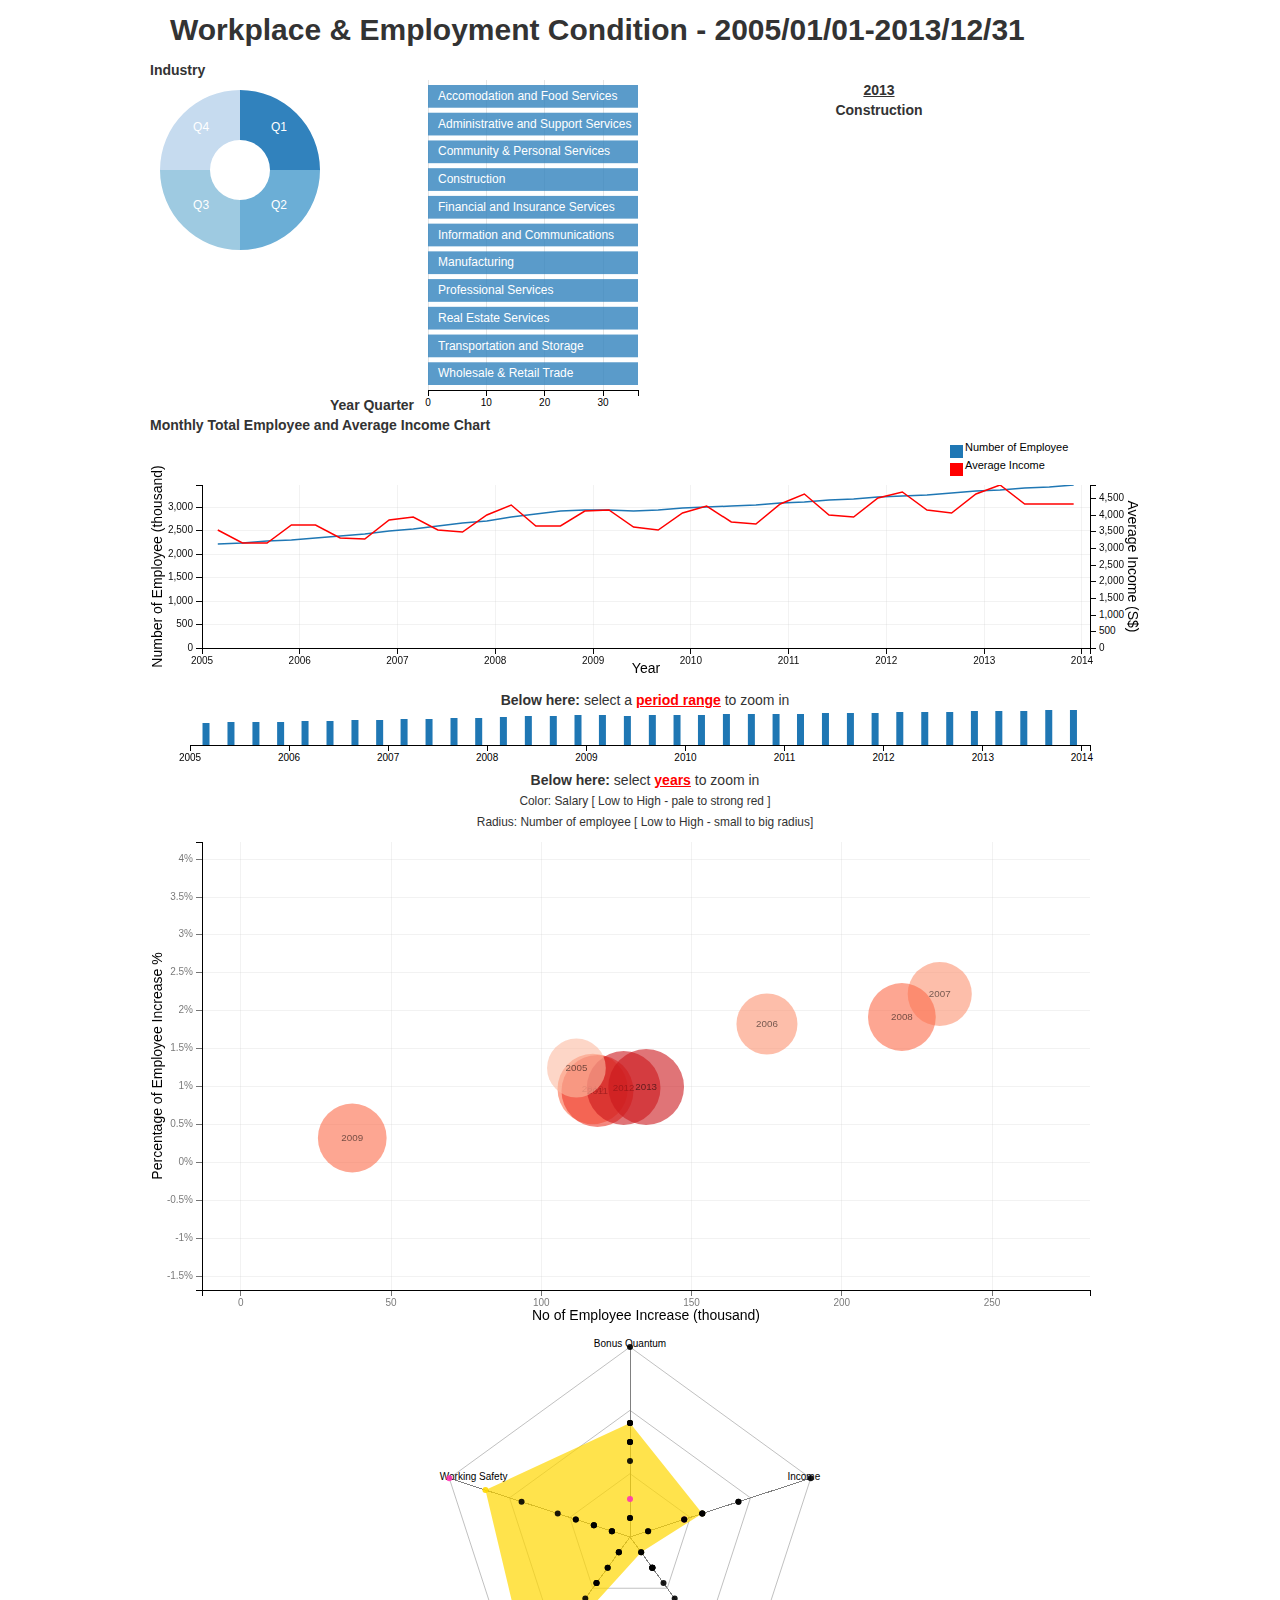
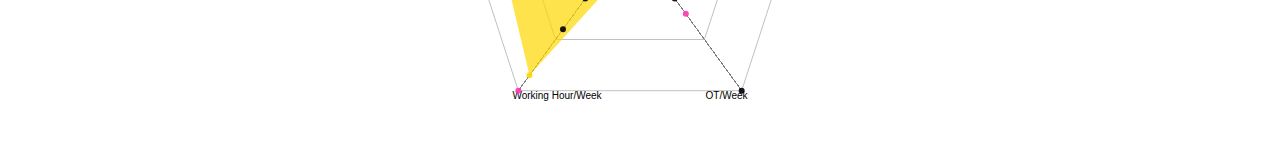
<file: Final DeliverableBeforeIntegration/index2.html>
<!DOCTYPE html>
<html lang="en">
<head>
    <title>Workplace & Employment Condition</title>

    <meta charset="UTF-8">

    <link rel="stylesheet" type="text/css" href="css/bootstrap.min.css">
    <link rel="stylesheet" type="text/css" href="css/radarChart.css">
    <link rel="stylesheet" type="text/css" href="css/dc.css"/>

    <style>
        #monthly-volume-chart g.y {
            display: none;
        }
    </style>
    


</head>
<body>

<div class="container">

<h2>Workplace & Employment Condition - 2005/01/01-2013/12/31</h2>

<div class="row">

    
    <div id="quarter-chart">
        <strong>Industry</strong>
        <a class="reset" href="javascript:quarterChart.filterAll();dc.redrawAll();" style="display: none;">reset</a>
        <div class="clearfix"></div>
         
    </div>
    <div id="day-of-week-chart" >
         <div class="clearfix"></div>   
         <strong>Year Quarter</strong>
        <a class="reset" href="javascript:dayOfWeekChart.filterAll();dc.redrawAll();" style="display: none;">reset</a>
    </div>
    <div>
        <div id="monthly-move-chart">
            <strong>Monthly Total Employee and Average Income Chart</strong>
            <span class="reset" style="display: none;">range: <span class="filter"></span></span>
            <a class="reset" href="javascript:moveChart.filterAll();volumeChart.filterAll();dc.redrawAll();"
               style="display: none;">reset</a>
            <div class="clearfix"></div>
        </div>
        <div id="monthly-volume-chart" align="middle">
            <b>Below here:</b> select a <font color="red"><u><b>period range</b></u></font> to zoom in<br/ >
        </div>
    </div>
    
    <div id="yearly-bubble-chart" class="dc-chart" align="middle">
        <a class="reset" href="javascript:yearlyBubbleChart.filterAll();dc.redrawAll();"
           style="display: none;">reset</a>
           <b>Below here:</b> select <font color="red"><u><b>years</b></u></font> to zoom in<br/ >
           <small>Color: Salary [ Low to High - pale to strong red ] <br />
            Radius: Number of employee [ Low to High - small to big radius]</small> 

        <div class="clearfix"></div>
    </div>
    <br />
    <!--Radar Chart Below-->
    <div >
        
        <div class="chart-container" align="middle">
            <div  id="changeYear" onclick="changeYear()"><strong><u>2013</u></strong></div>
            <div  id="changeSector" onclick="testtest()"><strong>Construction</strong></div>
        </div>
        <div class="clearfix"></div>
    </div>
   
    
</div>

</div>

<script type="text/javascript" src="js/d3.js"></script>
<script type="text/javascript" src="js/crossfilter.js"></script>
<script type="text/javascript" src="js/dc.js"></script>
<script type="text/javascript" src="js/colorbrewer.js"></script>

<script type="text/javascript" src="stock.js"></script>

<script src="http://d3js.org/d3.v3.js"></script>
<script src="js/radar-chart.js"></script>
<script src="js/radarChartData.js"></script>

<script type="text/javascript">
    var _gaq = _gaq || [];
    _gaq.push(['_setAccount', 'UA-33628816-1']);
    _gaq.push(['_trackPageview']);

    (function () {
        var ga = document.createElement('script');
        ga.type = 'text/javascript';
        ga.async = true;
        ga.src = ('https:' == document.location.protocol ? 'https://ssl' : 'http://www') + '.google-analytics.com/ga.js';
        var s = document.getElementsByTagName('script')[0];
        s.parentNode.insertBefore(ga, s);
    })();
</script>

<script>
        var classname = document.getElementsByClassName("row _0");
        var classname1 = document.getElementsByClassName("row _1");
        var classname2= document.getElementsByClassName("row _2");
        var classname3= document.getElementsByClassName("row _3");
        var classname4= document.getElementsByClassName("row _4");
        var classname5= document.getElementsByClassName("row _5");
        var classname6= document.getElementsByClassName("row _6");
        var classname7= document.getElementsByClassName("row _7");
        var classname8= document.getElementsByClassName("row _8");
        var classname9= document.getElementsByClassName("row _9");
        var classname10= document.getElementsByClassName("row _10");

        var bubble = document.getElementsByClassName("node");


        var myFunction = function(){                
            document.getElementById("changeSector").innerHTML = this.textContent;
            testtest();
                
               //document.getElementsByClassName("row _0")[1].textContent;            

        }
         var bubbleFunction = function(){             
            document.getElementById("changeYear").innerHTML = this.childNodes[1].textContent;
            changeYear()
                
               //document.getElementsByClassName("node")[0].childNodes[1].textContent           

        }
        classname[1].addEventListener('click', myFunction, false);
        classname1[1].addEventListener('click', myFunction, false);
        classname2[1].addEventListener('click', myFunction, false);
        classname3[1].addEventListener('click', myFunction, false);
        classname4[1].addEventListener('click', myFunction, false);
        classname5[1].addEventListener('click', myFunction, false);
        classname6[1].addEventListener('click', myFunction, false);
        classname7[1].addEventListener('click', myFunction, false);
        classname8[1].addEventListener('click', myFunction, false);
        classname9[1].addEventListener('click', myFunction, false);
        classname10[1].addEventListener('click', myFunction, false);

        bubble[0].addEventListener('click', bubbleFunction, false);
        bubble[1].addEventListener('click', bubbleFunction, false);
        bubble[2].addEventListener('click', bubbleFunction, false);
        bubble[3].addEventListener('click', bubbleFunction, false);
        bubble[4].addEventListener('click', bubbleFunction, false);
        bubble[5].addEventListener('click', bubbleFunction, false);
        bubble[6].addEventListener('click', bubbleFunction, false);
        bubble[7].addEventListener('click', bubbleFunction, false);
        bubble[8].addEventListener('click', bubbleFunction, false);
        
    
</script>

</body>
</html>
</file>
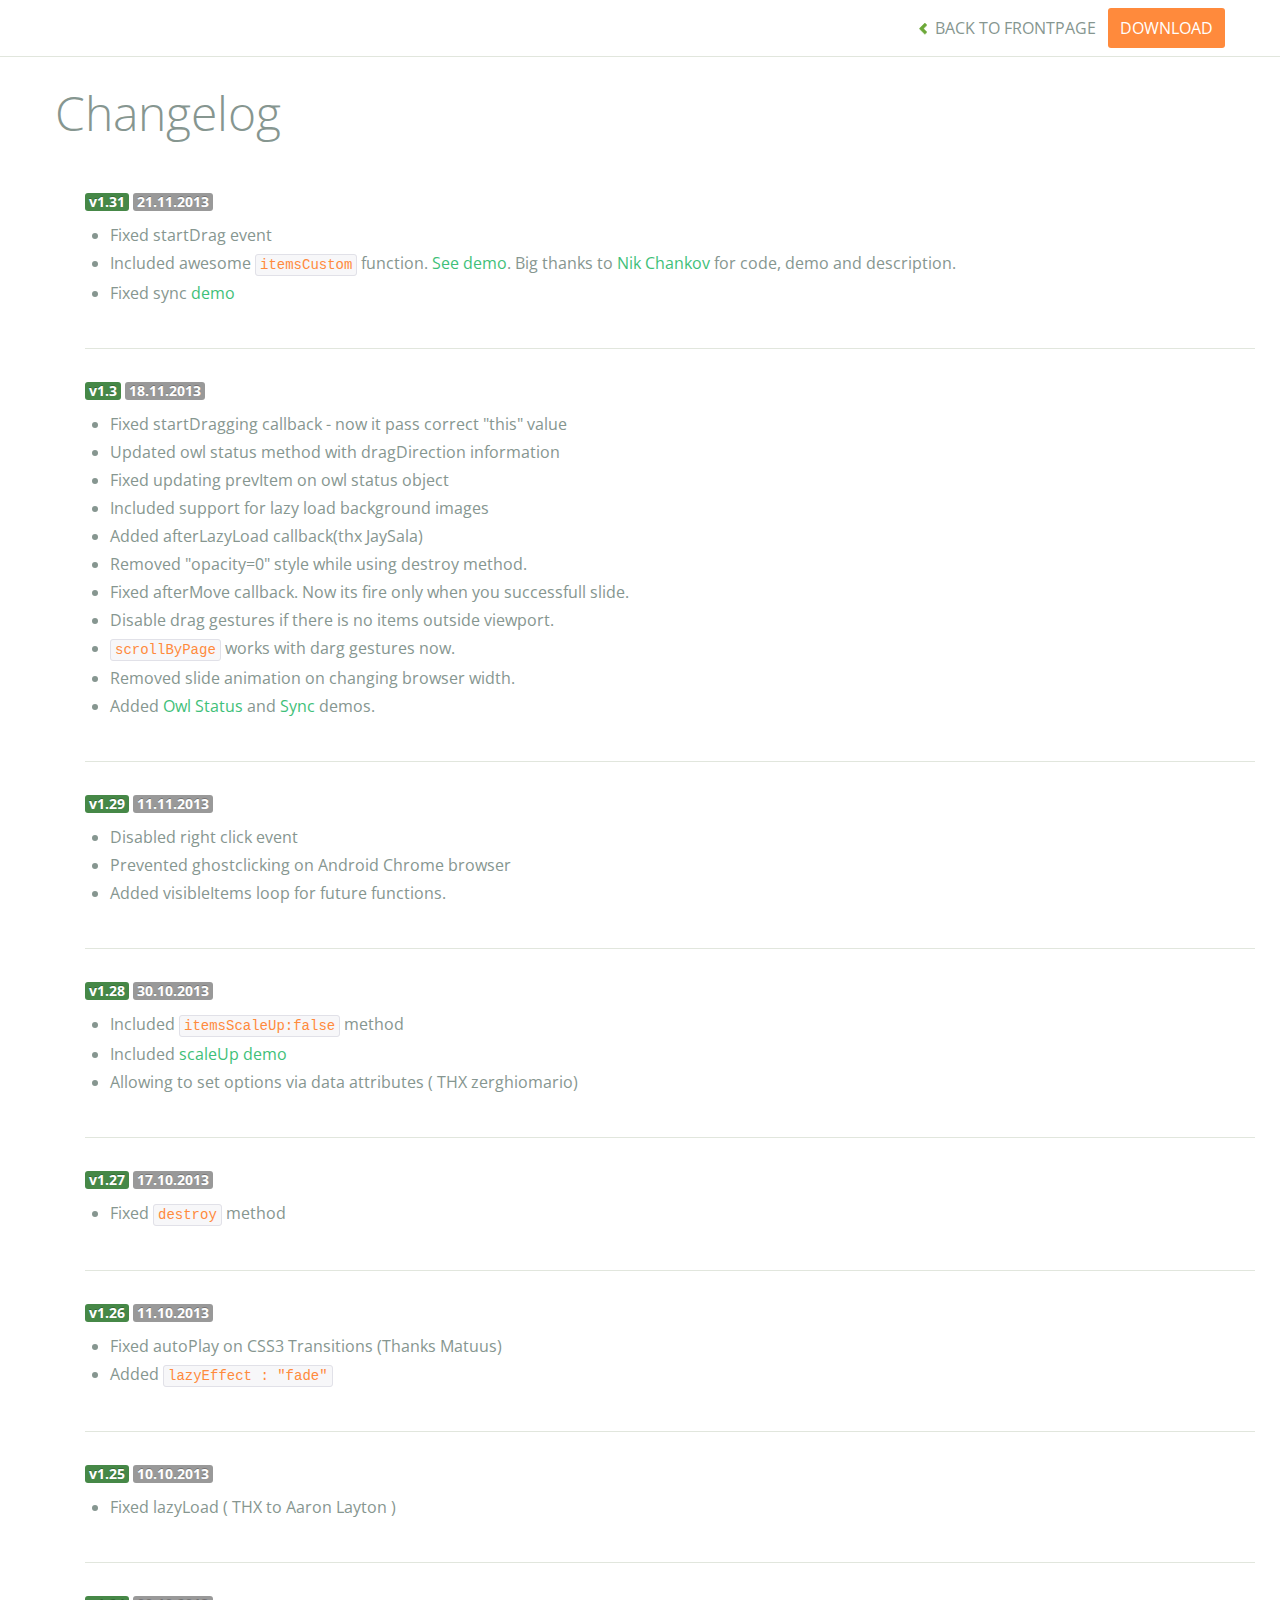
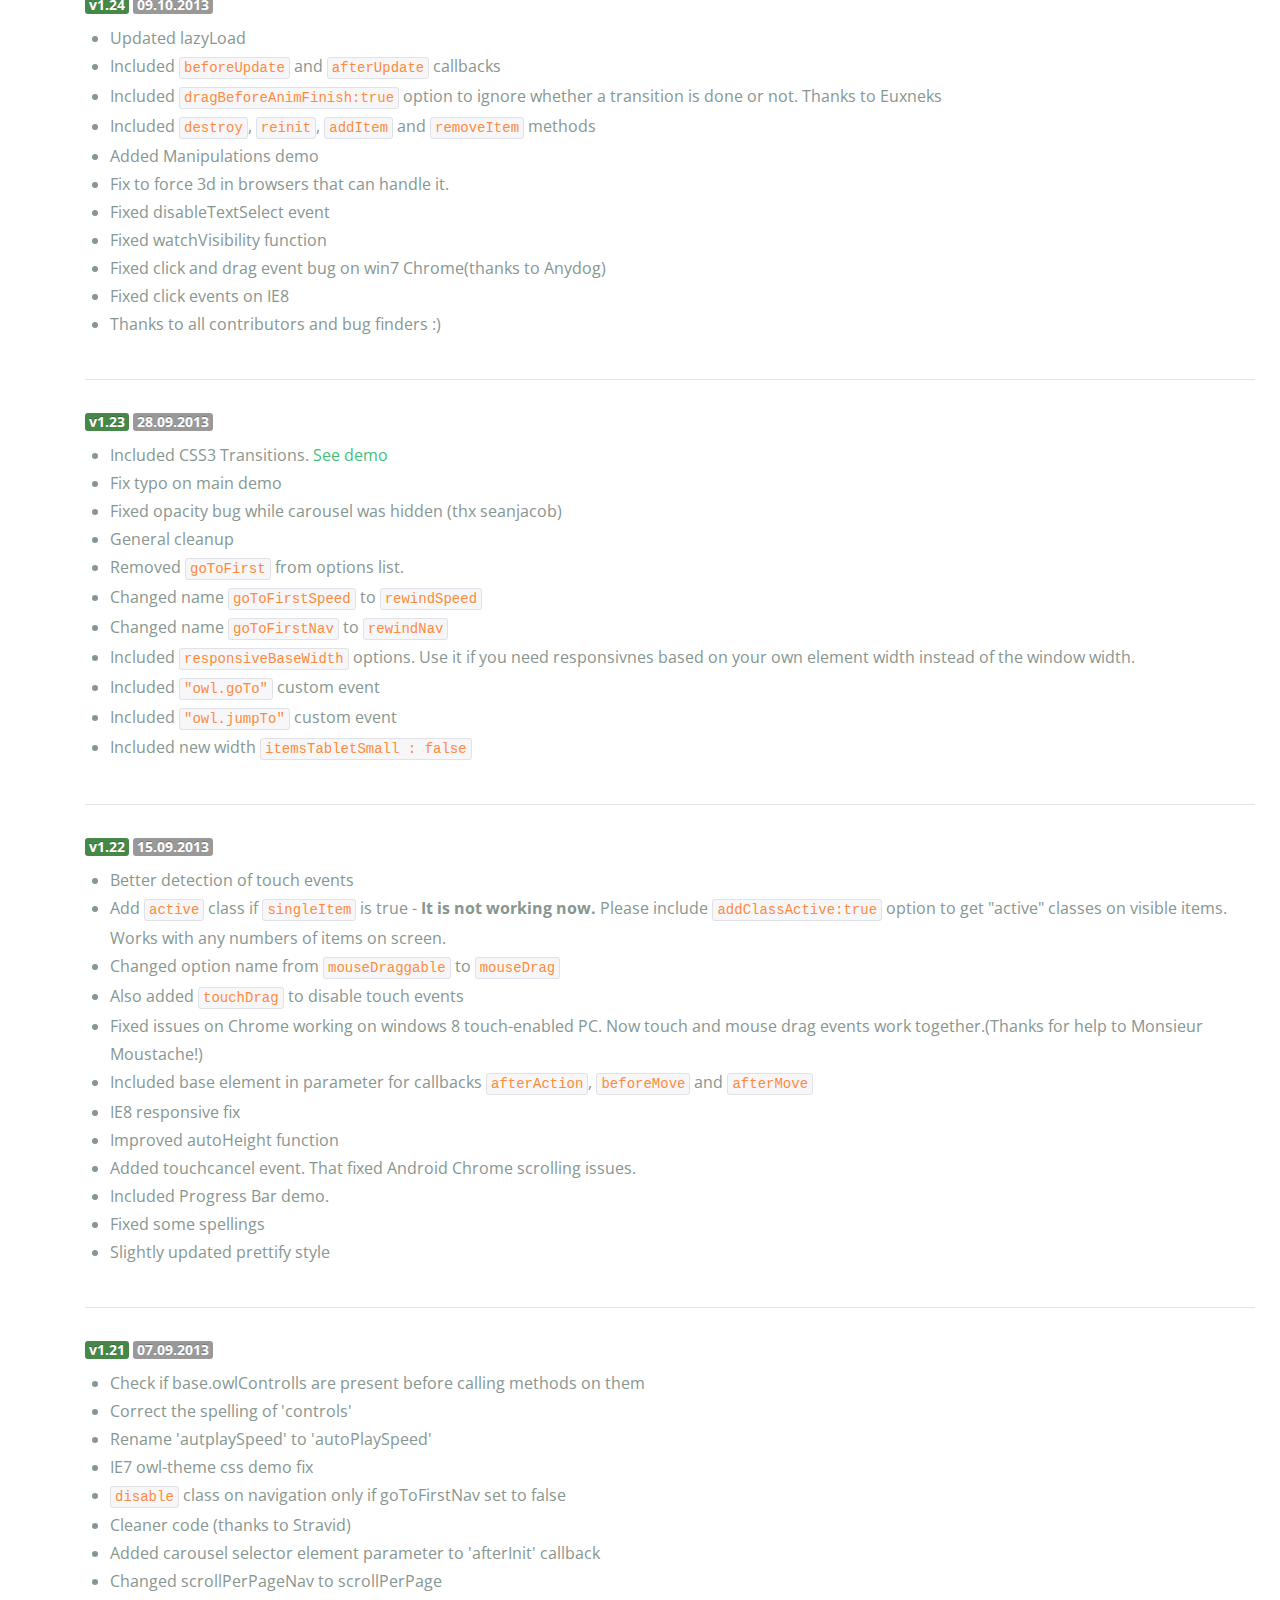
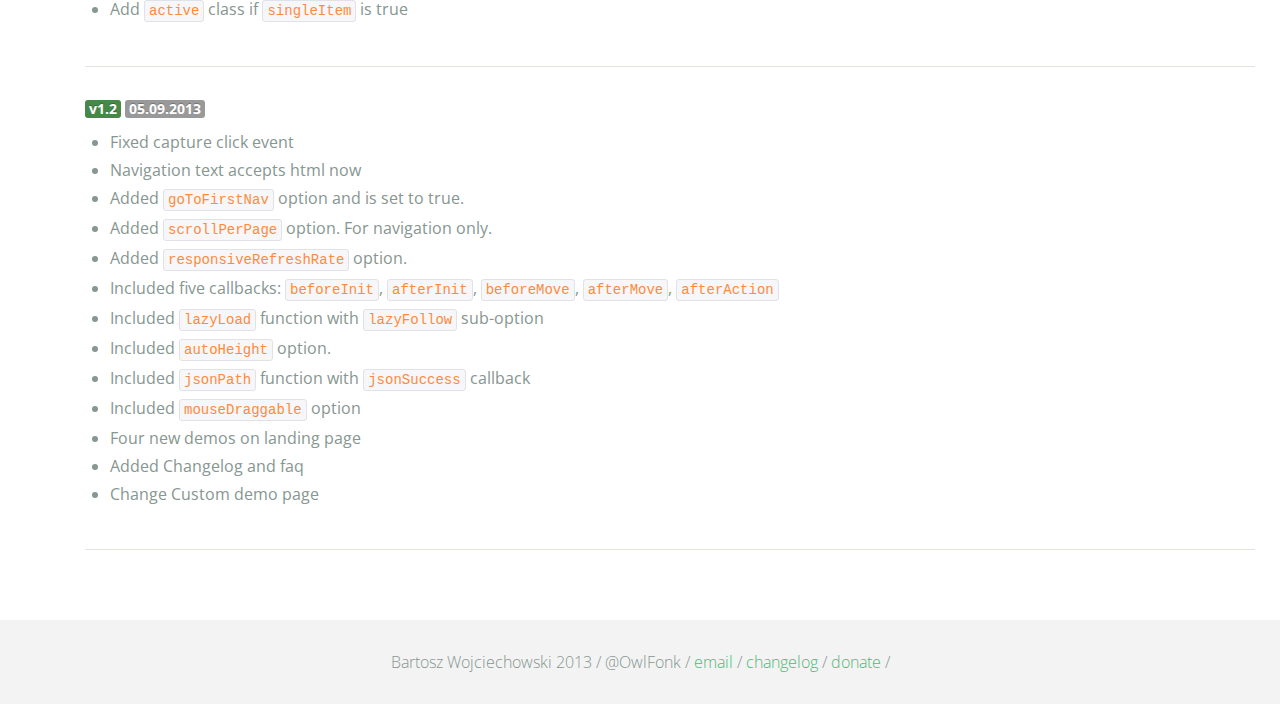
<file: assets/plugins/owl-carousel/changelog.html>
<!DOCTYPE html>
<html lang="en">
  <head>
    <meta charset="utf-8">
    <title>Owl Carousel - Changelog</title>
    <meta name="viewport" content="width=device-width, initial-scale=1.0">
    <meta name="description" content="jQuery Responsive Carousel - Owl Carusel">
    <meta name="author" content="Bartosz Wojciechowski">

    <link href='http://fonts.googleapis.com/css?family=Open+Sans:400italic,400,300,600,700' rel='stylesheet' type='text/css'>
    <link href="assets/css/bootstrapTheme.css" rel="stylesheet">
    <link href="assets/css/custom.css" rel="stylesheet">

    <!-- Owl Carousel Assets -->
    <link href="owl-carousel/owl.carousel.css" rel="stylesheet">
    <link href="owl-carousel/owl.theme.css" rel="stylesheet">

    <!-- Prettify -->
    <link href="assets/js/google-code-prettify/prettify.css" rel="stylesheet">
	

    <!-- Le fav and touch icons -->
    <link rel="apple-touch-icon-precomposed" sizes="144x144" href="assets/ico/apple-touch-icon-144-precomposed.png">
    <link rel="apple-touch-icon-precomposed" sizes="114x114" href="assets/ico/apple-touch-icon-114-precomposed.png">
      <link rel="apple-touch-icon-precomposed" sizes="72x72" href="assets/ico/apple-touch-icon-72-precomposed.png">
                    <link rel="apple-touch-icon-precomposed" href="assets/ico/apple-touch-icon-57-precomposed.png">
                                   <link rel="shortcut icon" href="assets/ico/favicon.png">
  </head>
  <body>

      <div id="top-nav" class="navbar navbar-fixed-top">
        <div class="navbar-inner">
          <div class="container">
            <button type="button" class="btn btn-navbar" data-toggle="collapse" data-target=".nav-collapse">
            <span class="icon-bar"></span>
            <span class="icon-bar"></span>
            <span class="icon-bar"></span>
          </button>
            <div class="nav-collapse collapse">
            <ul class="nav pull-right">
              <li><a href="index.html"><i class="icon-chevron-left"></i> Back to Frontpage</a></li>
              <li><a href="owl.carousel.zip" class="download download-on" data-spy="affix" data-offset-top="450">Download</a></li>
            </ul>
            <ul class="nav pull-left">
              
            </ul>
            </div>
          </div>
        </div>
      </div>

    <div id="changelog" class="container">
      <div class="row">
        <div class="span12">
          <h1>Changelog</h1>

          <div class="span12 log">
          <span class="label label-success">v1.31</span> <span class="label">21.11.2013</span>
            <ul>
              <li>Fixed startDrag event</li>
              <li>Included awesome <code>itemsCustom</code> function. <a href="demos/itemsCustom.html">See demo</a>. Big thanks to <a href="https://github.com/nchankov">Nik Chankov</a> for code, demo and description.</li>
              <li>Fixed sync <a href="demos/sync.html">demo</a></li>
            </ul>
          </div>

          <div class="span12 log">
          <span class="label label-success">v1.3</span> <span class="label">18.11.2013</span>
            <ul>
              <li>Fixed startDragging callback - now it pass correct "this" value</li>
              <li>Updated owl status method with dragDirection information</li>
              <li>Fixed updating prevItem on owl status object</li>
              <li>Included support for lazy load background images</li>
              <li>Added afterLazyLoad callback(thx JaySala)</li>
              <li>Removed "opacity=0" style while using destroy method.</li>
              <li>Fixed afterMove callback. Now its fire only when you successfull slide.</li>
              <li>Disable drag gestures if there is no items outside viewport.</li>
              <li><code>scrollByPage</code> works with darg gestures now. </li>
              <li>Removed slide animation on changing browser width.</li>
              <li>Added <a href="demos/owlStatus.html">Owl Status</a> and <a href="demos/sync.html">Sync</a> demos.</li>
            </ul>
          </div>

          <div class="span12 log">
          <span class="label label-success">v1.29</span> <span class="label">11.11.2013</span>
            <ul>
              <li>Disabled right click event</li>
              <li>Prevented ghostclicking on Android Chrome browser</li>
              <li>Added visibleItems loop for future functions.</li>
            </ul>
          </div>

          <div class="span12 log">
          <span class="label label-success">v1.28</span> <span class="label">30.10.2013</span>
            <ul>
              <li>Included <code>itemsScaleUp:false</code> method</li>
              <li>Included <a href="demos/scaleup.html">scaleUp demo</a></li>
              <li>Allowing to set options via data attributes ( THX zerghiomario)</li>
            </ul>
          </div>

          <div class="span12 log">
          <span class="label label-success">v1.27</span> <span class="label">17.10.2013</span>
            <ul>
              <li>Fixed <code>destroy</code> method</li>
            </ul>
          </div>

          <div class="span12 log">
          <span class="label label-success">v1.26</span> <span class="label">11.10.2013</span>
            <ul>
              <li>Fixed autoPlay on CSS3 Transitions (Thanks Matuus)</li>
              <li>Added <code>lazyEffect : "fade"</code></li>
            </ul>
          </div>

          <div class="span12 log">
          <span class="label label-success">v1.25</span> <span class="label">10.10.2013</span>
            <ul>
              <li>Fixed lazyLoad ( THX to Aaron Layton )</li>
            </ul>
          </div>


          <div class="span12 log">
          <span class="label label-success">v1.24</span> <span class="label">09.10.2013</span>
            <ul>
              <li>Updated lazyLoad</li>
              <li>Included <code>beforeUpdate</code> and <code>afterUpdate</code> callbacks</li>
              <li>Included <code>dragBeforeAnimFinish:true</code> option to ignore whether a transition is done or not. Thanks to Euxneks</li>
              <li>Included <code>destroy</code>, <code>reinit</code>, <code>addItem</code> and <code>removeItem</code> methods</li>
              <li>Added Manipulations demo</li>
              <li>Fix to force 3d in browsers that can handle it.</li>
              <li>Fixed disableTextSelect event</li>
              <li>Fixed watchVisibility function</li>
              <li>Fixed click and drag event bug on win7 Chrome(thanks to Anydog)</li>
              <li>Fixed click events on IE8</li>
              <li>Thanks to all contributors and bug finders :)</li>
            </ul>
          </div>

          <div class="span12 log">
          <span class="label label-success">v1.23</span> <span class="label">28.09.2013</span>
            <ul>
              <li>Included CSS3 Transitions. <a href="demos/transitions.html">See demo</a></li>
              <li>Fix typo on main demo</li>
              <li>Fixed opacity bug while carousel was hidden (thx seanjacob)</li>
              <li>General cleanup</li>
              <li>Removed <code>goToFirst</code> from options list.</li>
              <li>Changed name <code>goToFirstSpeed</code> to <code>rewindSpeed</code></li>
              <li>Changed name <code>goToFirstNav</code> to <code>rewindNav</code></li>
              <li>Included <code>responsiveBaseWidth</code> options. Use it if you need responsivnes based on your own element width instead of the window width.</li>
              <li>Included <code>"owl.goTo"</code> custom event</li>
              <li>Included <code>"owl.jumpTo"</code> custom event</li>
              <li>Included new width <code>itemsTabletSmall : false</code></li>
            </ul>
          </div>

          <div class="span12 log">
          <span class="label label-success">v1.22</span> <span class="label">15.09.2013</span>
            <ul>
              <li>Better detection of touch events</li>
              <li>Add <code>active</code> class if <code>singleItem</code> is true - <b>It is not working now.</b> Please include <code>addClassActive:true</code> option to get "active" classes on visible items. Works with any numbers of items on screen.</li>
              <li>Changed option name from <code>mouseDraggable</code> to <code>mouseDrag</code></li>
              <li>Also added <code>touchDrag</code> to disable touch events</li>
              <li>Fixed issues on Chrome working on windows 8 touch-enabled PC. Now touch and mouse drag events work together.(Thanks for help to Monsieur Moustache!)</li>
              <li>Included base element in parameter for callbacks <code>afterAction</code>, <code>beforeMove</code> and <code>afterMove</code></li>
              <li>IE8 responsive fix</li>
              <li>Improved autoHeight function</li>
              <li>Added touchcancel event. That fixed Android Chrome scrolling issues.</li>
              <li>Included Progress Bar demo.</li>
              <li>Fixed some spellings</li>
              <li>Slightly updated prettify style</li>
            </ul>
          </div>

          <div class="span12 log">
          <span class="label label-success">v1.21</span> <span class="label">07.09.2013</span>
            <ul>
              <li>Check if base.owlControlls are present before calling methods on them</li>
              <li>Correct the spelling of 'controls'</li>
              <li>Rename 'autplaySpeed' to 'autoPlaySpeed'</li>
              <li>IE7 owl-theme css demo fix</li>
              <li><code>disable</code> class on navigation only if goToFirstNav set to false</li>
              <li>Cleaner code (thanks to Stravid)</li>
              <li>Added carousel selector element parameter to 'afterInit' callback</li>
              <li>Changed scrollPerPageNav to scrollPerPage</li>
              <li>Add <code>active</code> class if <code>singleItem</code> is true</li>
            </ul>
          </div>
          <div class="span12 log">
          <span class="label label-success">v1.2</span> <span class="label">05.09.2013</span>
            <ul>
              <li>Fixed capture click event</li>
              <li>Navigation text accepts html now</li>
              <li>Added <code>goToFirstNav</code> option and is set to true.</li>
              <li>Added <code>scrollPerPage</code> option. For navigation only.</li>
              <li>Added <code>responsiveRefreshRate</code> option.</li>
              <li>Included five callbacks: <code>beforeInit</code>, <code>afterInit</code>, <code>beforeMove</code>, <code>afterMove</code>, <code>afterAction</code></li>
              <li>Included <code>lazyLoad</code> function with <code>lazyFollow</code> sub-option</li>
              <li>Included <code>autoHeight</code> option.</li>
              <li>Included <code>jsonPath</code> function with <code>jsonSuccess</code> callback</li>
              <li>Included <code>mouseDraggable</code> option</li>
              <li>Four new demos on landing page</li>
              <li>Added Changelog and faq</li>
              <li>Change Custom demo page</li>
            </ul>
          </div>
        </div>
      </div>
    </div>

    <div id="footer">
      <div class="container">
        <div class="row">
          <div class="span12">
            <h5>Bartosz Wojciechowski 2013 / @OwlFonk / 
            <a href="mailto:owl@owlgraphic.com?subject=Hey Owl!">email</a> / 
            <a href="changelog.html">changelog</a> /
            <a href="https://www.paypal.com/cgi-bin/webscr?cmd=_s-xclick&hosted_button_id=EFSGXZS7V2U9N">donate</a> / 
            </h5>
          </div>
        </div>
      </div>
    </div>


    <script src="assets/js/jquery-1.9.1.min.js"></script> 
    <script src="owl-carousel/owl.carousel.js"></script>

    <!-- Frontpage Demo -->
    <script>
    jQuery(document).ready(function($) {
      $("#owl-example").owlCarousel();
    });

    $("body").data("page", "frontpage");

    </script>
    <script src="assets/js/bootstrap-collapse.js"></script>
    <script src="assets/js/bootstrap-transition.js"></script>

    <script src="assets/js/google-code-prettify/prettify.js"></script>
	  <script src="assets/js/application.js"></script>

    <script>
    var owldomain = window.location.hostname.indexOf("owlgraphic");
    if(owldomain !== -1){
      (function(i,s,o,g,r,a,m){i['GoogleAnalyticsObject']=r;i[r]=i[r]||function(){
      (i[r].q=i[r].q||[]).push(arguments)},i[r].l=1*new Date();a=s.createElement(o),
      m=s.getElementsByTagName(o)[0];a.async=1;a.src=g;m.parentNode.insertBefore(a,m)
      })(window,document,'script','//www.google-analytics.com/analytics.js','ga');

      ga('create', 'UA-41541058-1', 'owlgraphic.com');
      ga('send', 'pageview');
    }

    </script>

  </body>
</html>
</file>
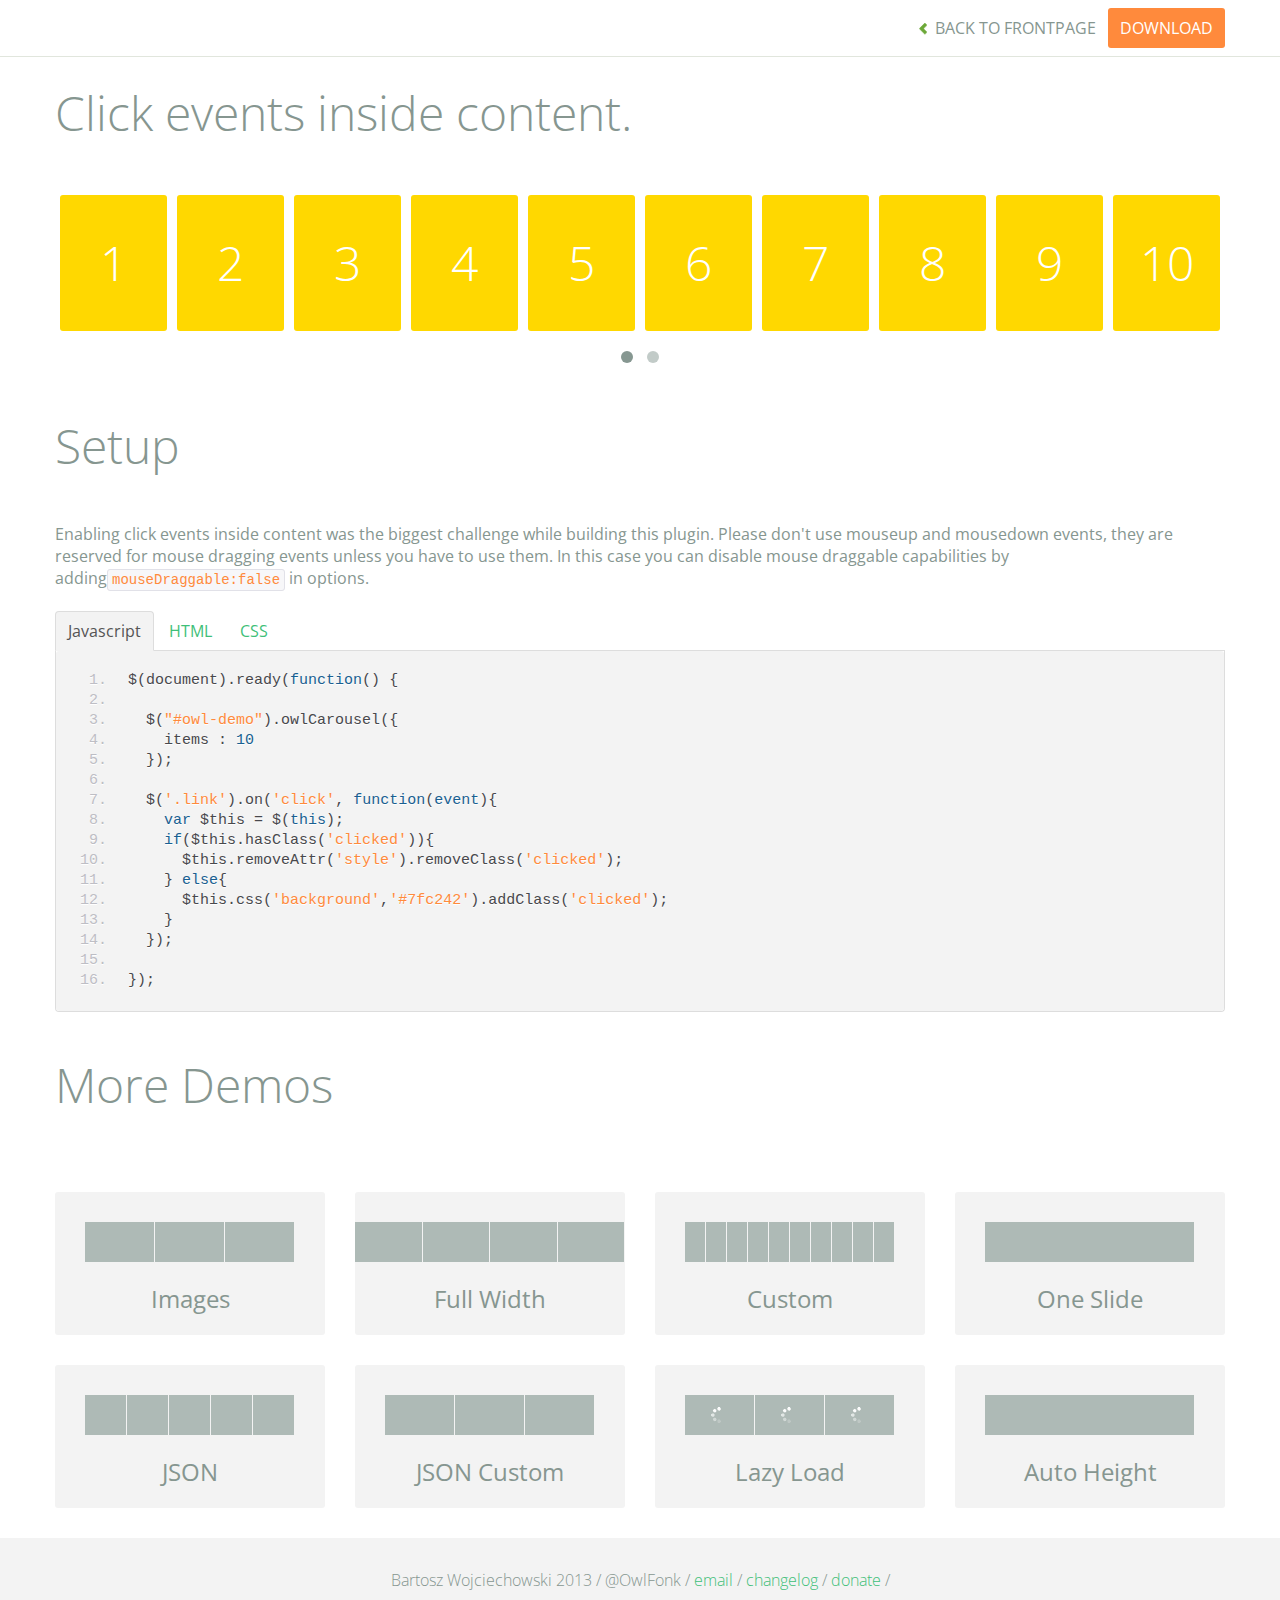
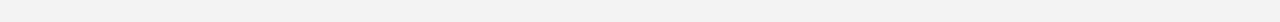
<file: assets/plugins/owl-carousel/demos/click.html>
<!DOCTYPE html>
<html lang="en">
  <head>
    <meta charset="utf-8">
    <title>Owl Carousel - Click Event</title>
    <meta name="viewport" content="width=device-width, initial-scale=1.0">
    <meta name="description" content="jQuery Responsive Carousel - Owl Carusel">
    <meta name="author" content="Bartosz Wojciechowski">

    <link href='http://fonts.googleapis.com/css?family=Open+Sans:400italic,400,300,600,700' rel='stylesheet' type='text/css'>
    <link href="../assets/css/bootstrapTheme.css" rel="stylesheet">
    <link href="../assets/css/custom.css" rel="stylesheet">

    <!-- Owl Carousel Assets -->
    <link href="../owl-carousel/owl.carousel.css" rel="stylesheet">
    <link href="../owl-carousel/owl.theme.css" rel="stylesheet">

    <link href="../assets/js/google-code-prettify/prettify.css" rel="stylesheet">

    <!-- Le fav and touch icons -->
    <link rel="apple-touch-icon-precomposed" sizes="144x144" href="../assets/ico/apple-touch-icon-144-precomposed.png">
    <link rel="apple-touch-icon-precomposed" sizes="114x114" href="../assets/ico/apple-touch-icon-114-precomposed.png">
      <link rel="apple-touch-icon-precomposed" sizes="72x72" href="../assets/ico/apple-touch-icon-72-precomposed.png">
                    <link rel="apple-touch-icon-precomposed" href="../assets/ico/apple-touch-icon-57-precomposed.png">
                                   <link rel="shortcut icon" href="../assets/ico/favicon.png">
  </head>
  <body>

      <div id="top-nav" class="navbar navbar-fixed-top">
        <div class="navbar-inner">
          <div class="container">
            <button type="button" class="btn btn-navbar" data-toggle="collapse" data-target=".nav-collapse">
            <span class="icon-bar"></span>
            <span class="icon-bar"></span>
            <span class="icon-bar"></span>
          </button>
            <div class="nav-collapse collapse">
            <ul class="nav pull-right">
              <li><a href="../index.html"><i class="icon-chevron-left"></i> Back to Frontpage</a></li>
              <li><a href="../owl.carousel.zip" class="download download-on" data-spy="affix" data-offset-top="450">Download</a></li>
            </ul>
            <ul class="nav pull-left">
              
            </ul>
            </div>
          </div>
        </div>
      </div>
   
    <div id="title">
      <div class="container">
        <div class="row">
          <div class="span12">
            <h1>Click events inside content.</h1>
          </div>
        </div>
      </div>
    </div>

      <div id="demo">
        <div class="container">
          <div class="row">
            <div class="span12">

              <div id="owl-demo" class="owl-carousel">
                
                <a class="item link"><h1>1</h1></a>
                <a class="item link"><h1>2</h1></a>
                <a class="item link"><h1>3</h1></a>
                <a class="item link"><h1>4</h1></a>
                <a class="item link"><h1>5</h1></a>
                <a class="item link"><h1>6</h1></a>
                <a class="item link"><h1>7</h1></a>
                <a class="item link"><h1>8</h1></a>
                <a class="item link"><h1>9</h1></a>
                <a class="item link"><h1>10</h1></a>
                <a class="item link"><h1>11</h1></a>
                <a class="item link"><h1>12</h1></a>
                <a class="item link"><h1>13</h1></a>
                <a class="item link"><h1>14</h1></a>
                <a class="item link"><h1>15</h1></a>
                <a class="item link"><h1>16</h1></a>

              </div>
            </div>
          </div>
        </div>

    </div>

    <div id="example-info">
      <div class="container">
        <div class="row">
          <div class="span12">
            <h1>Setup</h1>
            <p>Enabling click events inside content was the biggest challenge while building this plugin. Please don't use mouseup and mousedown events, they are reserved for mouse dragging events unless you have to use them. In this case you can disable mouse draggable capabilities by adding<code>mouseDraggable:false</code> in options.
            </p>
            <ul class="nav nav-tabs" id="myTab">
              <li class="active"><a href="#javascript">Javascript</a></li>
              <li><a href="#HTML">HTML</a></li>
              <li><a href="#CSS">CSS</a></li>
            </ul>
             
            <div class="tab-content">

              <div class="tab-pane active" id="javascript">
<pre class="pre-show prettyprint linenums">
$(document).ready(function() {

  $("#owl-demo").owlCarousel({
    items : 10
  });

  $('.link').on('click', function(event){
    var $this = $(this);
    if($this.hasClass('clicked')){
      $this.removeAttr('style').removeClass('clicked');
    } else{
      $this.css('background','#7fc242').addClass('clicked');
    }
  });

})&#59;
</pre>

              </div>

              <div class="tab-pane" id="HTML">
<pre class="pre-show prettyprint linenums">
&lt;div id="owl-demo" class="owl-carousel"&gt;
  &lt;a class="item link"&gt;&lt;h1&gt;1&lt;/h1&gt;&lt;/a&gt;
  &lt;a class="item link"&gt;&lt;h1&gt;2&lt;/h1&gt;&lt;/a&gt;
  &lt;a class="item link"&gt;&lt;h1&gt;3&lt;/h1&gt;&lt;/a&gt;
  &lt;a class="item link"&gt;&lt;h1&gt;4&lt;/h1&gt;&lt;/a&gt;
  &lt;a class="item link"&gt;&lt;h1&gt;5&lt;/h1&gt;&lt;/a&gt;
  &lt;a class="item link"&gt;&lt;h1&gt;6&lt;/h1&gt;&lt;/a&gt;
  &lt;a class="item link"&gt;&lt;h1&gt;7&lt;/h1&gt;&lt;/a&gt;
  &lt;a class="item link"&gt;&lt;h1&gt;8&lt;/h1&gt;&lt;/a&gt;
  &lt;a class="item link"&gt;&lt;h1&gt;9&lt;/h1&gt;&lt;/a&gt;
  &lt;a class="item link"&gt;&lt;h1&gt;10&lt;/h1&gt;&lt;/a&gt;
  &lt;a class="item link"&gt;&lt;h1&gt;11&lt;/h1&gt;&lt;/a&gt;
  &lt;a class="item link"&gt;&lt;h1&gt;12&lt;/h1&gt;&lt;/a&gt;
  &lt;a class="item link"&gt;&lt;h1&gt;13&lt;/h1&gt;&lt;/a&gt;
  &lt;a class="item link"&gt;&lt;h1&gt;14&lt;/h1&gt;&lt;/a&gt;
  &lt;a class="item link"&gt;&lt;h1&gt;15&lt;/h1&gt;&lt;/a&gt;
  &lt;a class="item link"&gt;&lt;h1&gt;16&lt;/h1&gt;&lt;/a&gt;
&lt;/div&gt;
</pre>
              </div>

              <div class="tab-pane" id="CSS">
<pre class="pre-show prettyprint linenums">
#owl-demo .item{
  display: block;
  cursor: pointer;
  background: #ffd800;
  padding: 30px 0px;
  margin: 5px;
  color: #FFF;
  -webkit-border-radius: 3px;
  -moz-border-radius: 3px;
  border-radius: 3px;
  text-align: center;
  -webkit-tap-highlight-color: rgba(255, 255, 255, 0); 
}
#owl-demo .item:hover{
  background: #F2CD00;
}
</pre>
              </div>
            </div><!--End Tab Content-->

          </div>
        </div>
      </div>
    </div>

    <div id="more">
      <div class="container">

        <div class="row">
          <div class="span12">
            <h1>More Demos</h1>
          </div>
        </div>

        <div class="row demos-row">
          <div class="span3">
            <a href="images.html" class="demo-box">
              <div class="demo-wrapper demo-images clearfix">
                <div class="demo-slide"><div class="bg"></div></div>
                <div class="demo-slide"><div class="bg"></div></div>
                <div class="demo-slide"><div class="bg"></div></div>
              </div>
              <h3>Images</h3>
            </a>
          </div>

          <div class="span3">
            <a href="full.html" class="demo-box">
              <div class="demo-wrapper demo-full clearfix">
                <div class="demo-slide"><div class="bg"></div></div>
                <div class="demo-slide"><div class="bg"></div></div>
                <div class="demo-slide"><div class="bg"></div></div>
                <div class="demo-slide"><div class="bg"></div></div>
              </div>
              <h3>Full Width</h3>
            </a>
          </div>

          <div class="span3">
            <a href="custom.html" class="demo-box">
              <div class="demo-wrapper demo-custom clearfix">
                <div class="demo-slide"><div class="bg"></div></div>
                <div class="demo-slide"><div class="bg"></div></div>
                <div class="demo-slide"><div class="bg"></div></div>
                <div class="demo-slide"><div class="bg"></div></div>
                <div class="demo-slide"><div class="bg"></div></div>
                <div class="demo-slide"><div class="bg"></div></div>
                <div class="demo-slide"><div class="bg"></div></div>
                <div class="demo-slide"><div class="bg"></div></div>
                <div class="demo-slide"><div class="bg"></div></div>
                <div class="demo-slide"><div class="bg"></div></div>
              </div>
              <h3>Custom</h3>
            </a>
          </div>

          <div class="span3">
            <a href="one.html" class="demo-box">
              <div class="demo-wrapper demo-one clearfix">
                <div class="demo-slide"><div class="bg"></div></div>
              </div>
              <h3>One Slide</h3>
            </a>
          </div>

        </div>
        <div class="row demos-row">
          <div class="span3">
            <a href="json.html" class="demo-box">
              <div class="demo-wrapper demo-Json clearfix">
                <div class="demo-slide"><div class="bg"></div></div>
                <div class="demo-slide"><div class="bg"></div></div>
                <div class="demo-slide"><div class="bg"></div></div>
                <div class="demo-slide"><div class="bg"></div></div>
                <div class="demo-slide"><div class="bg"></div></div>
              </div>
              <h3>JSON</h3>
            </a>
          </div>

          <div class="span3">
            <a href="customJson.html" class="demo-box">
              <div class="demo-wrapper demo-Json-custom clearfix">
                <div class="demo-slide"><div class="bg"></div></div>
                <div class="demo-slide"><div class="bg"></div></div>
                <div class="demo-slide"><div class="bg"></div></div>
              </div>
              <h3>JSON Custom</h3>
            </a>
          </div>

          <div class="span3">
            <a href="lazyLoad.html" class="demo-box">
              <div class="demo-wrapper demo-lazy clearfix">
                <div class="demo-slide"><div class="bg"></div></div>
                <div class="demo-slide"><div class="bg"></div></div>
                <div class="demo-slide"><div class="bg"></div></div>
              </div>
              <h3>Lazy Load</h3>
            </a>
          </div>

          <div class="span3">
            <a href="autoHeight.html" class="demo-box">
              <div class="demo-wrapper demo-height clearfix">
                <div class="demo-slide"><div class="bg"></div></div>
              </div>
              <h3>Auto Height</h3>
            </a>
          </div>

        </div>
      </div>
    </div>
 
    <div id="footer">
      <div class="container">
        <div class="row">
          <div class="span12">
            <h5>Bartosz Wojciechowski 2013 / @OwlFonk / 
            <a href="mailto:owl@owlgraphic.com?subject=Hey Owl!">email</a> / 
            <a href="../changelog.html">changelog</a> /
            <a href="https://www.paypal.com/cgi-bin/webscr?cmd=_s-xclick&hosted_button_id=EFSGXZS7V2U9N">donate</a> / 
            <a href="https://twitter.com/share" class="twitter-share-button" data-url="http://owlgraphic.com/owlcarousel/" data-text="Awesome jQuery Owl Carousel Responsive Plugin" data-via="OwlFonk" data-count="none" data-hashtags="owlcarousel"></a>
            <script>
            var owldomain = window.location.hostname.indexOf("owlgraphic");
            if(owldomain !== -1){
              !function(d,s,id){var js,fjs=d.getElementsByTagName(s)[0],p=/^http:/.test(d.location)?'http':'https';if(!d.getElementById(id)){js=d.createElement(s);js.id=id;js.src=p+'://platform.twitter.com/widgets.js';fjs.parentNode.insertBefore(js,fjs);}}(document, 'script', 'twitter-wjs');
            }
            </script>
            </h5>
          </div>
        </div>
      </div>
    </div>


    <script src="../assets/js/jquery-1.9.1.min.js"></script> 
    <script src="../owl-carousel/owl.carousel.js"></script>


    <!-- Demo -->

    <style>
    #owl-demo .item{
        display: block;
        cursor: pointer;
        background: #ffd800;
        padding: 30px 0px;
        margin: 5px;
        color: #FFF;
        -webkit-border-radius: 3px;
        -moz-border-radius: 3px;
        border-radius: 3px;
        text-align: center;
        -webkit-tap-highlight-color: rgba(255, 255, 255, 0); 
    }
    #owl-demo .item:hover{
      background: #F2CD00;
    }
    </style>


    <script>
    $(document).ready(function() {

      $("#owl-demo").owlCarousel({
        items : 10
      });

      $('.link').on('click', function(event){
        var $this = $(this);
        if($this.hasClass('clicked')){
          $this.removeAttr('style').removeClass('clicked');
        } else{
          $this.css('background','#7fc242').addClass('clicked');
        }
      });


    });
    </script>


    <script src="../assets/js/bootstrap-collapse.js"></script>
    <script src="../assets/js/bootstrap-transition.js"></script>
    <script src="../assets/js/bootstrap-tab.js"></script>

    <script src="../assets/js/google-code-prettify/prettify.js"></script>
	  <script src="../assets/js/application.js"></script>

  </body>
</html>
</file>
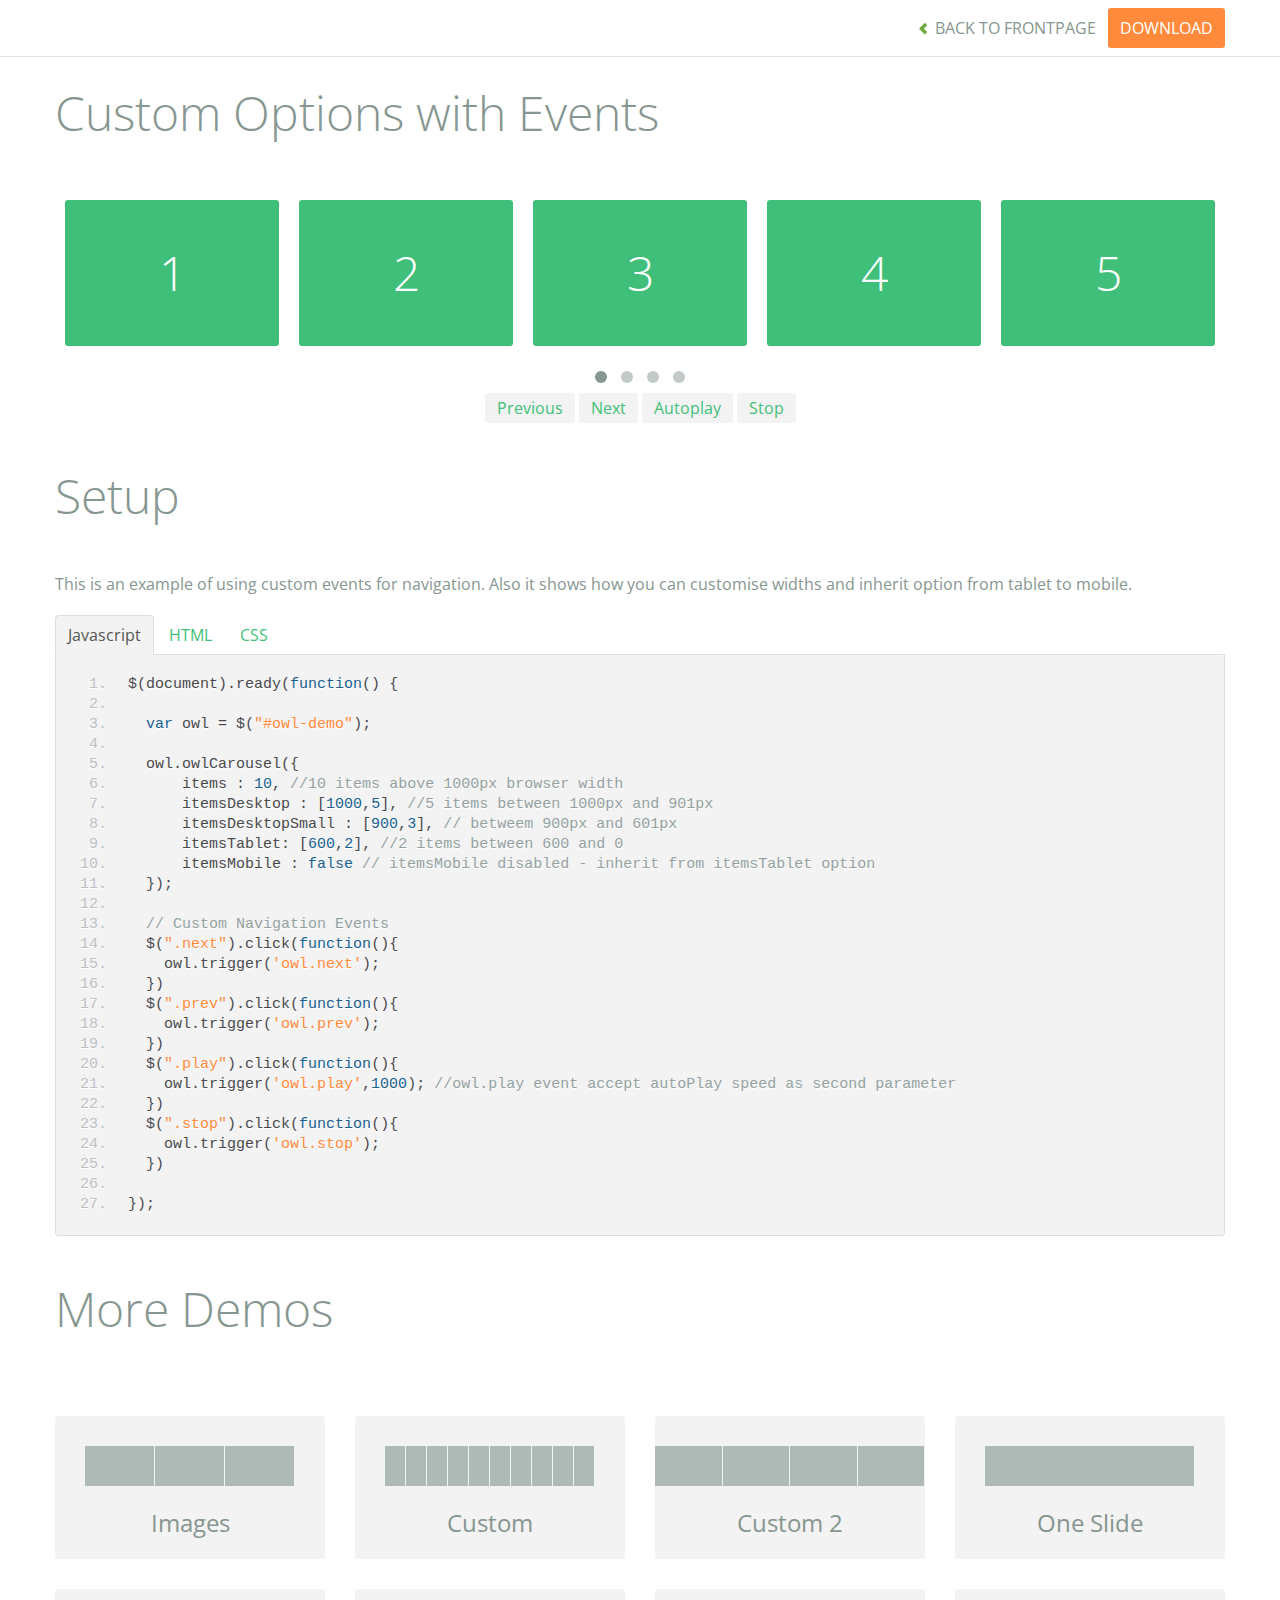
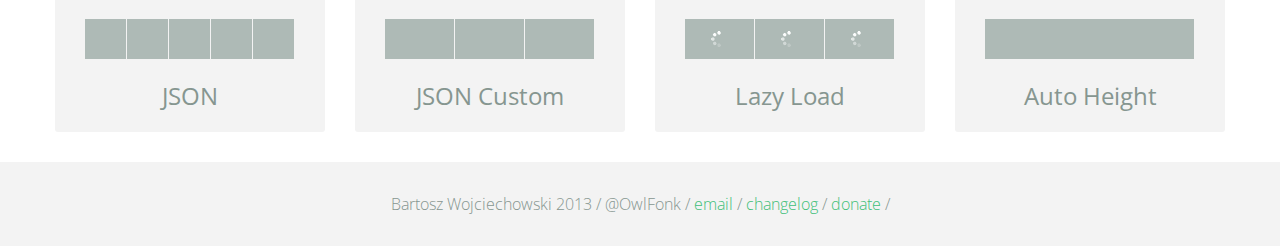
<file: assets/plugins/owl-carousel/demos/custom.html>
<!DOCTYPE html>
<html lang="en">
  <head>
    <meta charset="utf-8">
    <title>Owl Carousel - Custom</title>
    <meta name="viewport" content="width=device-width, initial-scale=1.0">
    <meta name="description" content="jQuery Responsive Carousel - Owl Carusel">
    <meta name="author" content="Bartosz Wojciechowski">

    <link href='http://fonts.googleapis.com/css?family=Open+Sans:400italic,400,300,600,700' rel='stylesheet' type='text/css'>
    <link href="../assets/css/bootstrapTheme.css" rel="stylesheet">
    <link href="../assets/css/custom.css" rel="stylesheet">

    <!-- Owl Carousel Assets -->
    <link href="../owl-carousel/owl.carousel.css" rel="stylesheet">
    <link href="../owl-carousel/owl.theme.css" rel="stylesheet">

    <link href="../assets/js/google-code-prettify/prettify.css" rel="stylesheet">

    <!-- Le fav and touch icons -->
    <link rel="apple-touch-icon-precomposed" sizes="144x144" href="../assets/ico/apple-touch-icon-144-precomposed.png">
    <link rel="apple-touch-icon-precomposed" sizes="114x114" href="../assets/ico/apple-touch-icon-114-precomposed.png">
      <link rel="apple-touch-icon-precomposed" sizes="72x72" href="../assets/ico/apple-touch-icon-72-precomposed.png">
                    <link rel="apple-touch-icon-precomposed" href="../assets/ico/apple-touch-icon-57-precomposed.png">
                                   <link rel="shortcut icon" href="../assets/ico/favicon.png">
  </head>
  <body>

      <div id="top-nav" class="navbar navbar-fixed-top">
        <div class="navbar-inner">
          <div class="container">
            <button type="button" class="btn btn-navbar" data-toggle="collapse" data-target=".nav-collapse">
            <span class="icon-bar"></span>
            <span class="icon-bar"></span>
            <span class="icon-bar"></span>
          </button>
            <div class="nav-collapse collapse">
            <ul class="nav pull-right">
              <li><a href="../index.html"><i class="icon-chevron-left"></i> Back to Frontpage</a></li>
              <li><a href="../owl.carousel.zip" class="download download-on" data-spy="affix" data-offset-top="450">Download</a></li>
            </ul>
            <ul class="nav pull-left">
              
            </ul>
            </div>
          </div>
        </div>
      </div>
   
    <div id="title">
      <div class="container">
        <div class="row">
          <div class="span12">
            <h1>Custom Options with Events</h1>
          </div>
        </div>
      </div>
    </div>

      <div id="demo">
        <div class="container">
          <div class="row">
            <div class="span12">

              <div id="owl-demo" class="owl-carousel">
                
                <div class="item"><h1>1</h1></div>
                <div class="item"><h1>2</h1></div>
                <div class="item"><h1>3</h1></div>
                <div class="item"><h1>4</h1></div>
                <div class="item"><h1>5</h1></div>
                <div class="item"><h1>6</h1></div>
                <div class="item"><h1>7</h1></div>
                <div class="item"><h1>8</h1></div>
                <div class="item"><h1>9</h1></div>
                <div class="item"><h1>10</h1></div>
                <div class="item"><h1>11</h1></div>
                <div class="item"><h1>12</h1></div>
                <div class="item"><h1>13</h1></div>
                <div class="item"><h1>14</h1></div>
                <div class="item"><h1>15</h1></div>
                <div class="item"><h1>16</h1></div>

              </div>
              <div class="customNavigation">
                <a class="btn prev">Previous</a>
                <a class="btn next">Next</a>
                <a class="btn play">Autoplay</a>
                <a class="btn stop">Stop</a>
              </div>

            </div>
          </div>
        </div>

    </div>

    <div id="example-info">
      <div class="container">
        <div class="row">
          <div class="span12">
            <h1>Setup</h1>
            <p>This is an example of using custom events for navigation. Also it shows how you can customise widths and inherit option from tablet to mobile.
            </p>
            <ul class="nav nav-tabs" id="myTab">
              <li class="active"><a href="#javascript">Javascript</a></li>
              <li><a href="#HTML">HTML</a></li>
              <li><a href="#CSS">CSS</a></li>
            </ul>
             
            <div class="tab-content">

              <div class="tab-pane active" id="javascript">
<pre class="pre-show prettyprint linenums">
$(document).ready(function() {

  var owl = &#36;("#owl-demo")&#59;

  owl.owlCarousel({
      items : 10, //10 items above 1000px browser width
      itemsDesktop : [1000,5], //5 items between 1000px and 901px
      itemsDesktopSmall : [900,3], // betweem 900px and 601px
      itemsTablet: [600,2], //2 items between 600 and 0
      itemsMobile : false // itemsMobile disabled - inherit from itemsTablet option
  })&#59;

  // Custom Navigation Events
  $(".next").click(function(){
    owl.trigger('owl.next')&#59;
  })
  $(".prev").click(function(){
    owl.trigger('owl.prev')&#59;
  })
  $(".play").click(function(){
    owl.trigger('owl.play',1000)&#59; //owl.play event accept autoPlay speed as second parameter
  })
  $(".stop").click(function(){
    owl.trigger('owl.stop')&#59;
  })

})&#59;
</pre>

              </div>

              <div class="tab-pane" id="HTML">
<pre class="pre-show prettyprint linenums">
&lt;div id="owl-demo" class="owl-carousel owl-theme"&gt;
  &lt;div class="item"&gt;&lt;h1&gt;1&lt;/h1&gt;&lt;/div&gt;
  &lt;div class="item"&gt;&lt;h1&gt;2&lt;/h1&gt;&lt;/div&gt;
  &lt;div class="item"&gt;&lt;h1&gt;3&lt;/h1&gt;&lt;/div&gt;
  &lt;div class="item"&gt;&lt;h1&gt;4&lt;/h1&gt;&lt;/div&gt;
  &lt;div class="item"&gt;&lt;h1&gt;5&lt;/h1&gt;&lt;/div&gt;
  &lt;div class="item"&gt;&lt;h1&gt;6&lt;/h1&gt;&lt;/div&gt;
  &lt;div class="item"&gt;&lt;h1&gt;7&lt;/h1&gt;&lt;/div&gt;
  &lt;div class="item"&gt;&lt;h1&gt;8&lt;/h1&gt;&lt;/div&gt;
  &lt;div class="item"&gt;&lt;h1&gt;9&lt;/h1&gt;&lt;/div&gt;
  &lt;div class="item"&gt;&lt;h1&gt;10&lt;/h1&gt;&lt;/div&gt;
  &lt;div class="item"&gt;&lt;h1&gt;11&lt;/h1&gt;&lt;/div&gt;
  &lt;div class="item"&gt;&lt;h1&gt;12&lt;/h1&gt;&lt;/div&gt;
  &lt;div class="item"&gt;&lt;h1&gt;13&lt;/h1&gt;&lt;/div&gt;
  &lt;div class="item"&gt;&lt;h1&gt;14&lt;/h1&gt;&lt;/div&gt;
  &lt;div class="item"&gt;&lt;h1&gt;15&lt;/h1&gt;&lt;/div&gt;
  &lt;div class="item"&gt;&lt;h1&gt;16&lt;/h1&gt;&lt;/div&gt;
&lt;/div&gt;

&lt;div class="customNavigation"&gt;
  &lt;a class="btn prev"&gt;Previous&lt;/a&gt;
  &lt;a class="btn next"&gt;Next&lt;/a&gt;
  &lt;a class="btn play"&gt;Autoplay&lt;/a&gt;
  &lt;a class="btn stop"&gt;Stop&lt;/a&gt;
&lt;/div&gt;
</pre>
              </div>

              <div class="tab-pane" id="CSS">
<pre class="pre-show prettyprint linenums">
#owl-demo .item{
  background: #3fbf79;
  padding: 30px 0px;
  margin: 10px;
  color: #FFF;
  -webkit-border-radius: 3px;
  -moz-border-radius: 3px;
  border-radius: 3px;
  text-align: center;
}
.customNavigation{
  text-align: center;
}
//use styles below to disable ugly selection
.customNavigation a{
  -webkit-user-select: none;
  -khtml-user-select: none;
  -moz-user-select: none;
  -ms-user-select: none;
  user-select: none;
  -webkit-tap-highlight-color: rgba(0, 0, 0, 0);
}

</pre>
              </div>
            </div><!--End Tab Content-->

          </div>
        </div>
      </div>
    </div>

    <div id="more">
      <div class="container">

        <div class="row">
          <div class="span12">
            <h1>More Demos</h1>
          </div>
        </div>

        <div class="row demos-row">
          <div class="span3">
            <a href="images.html" class="demo-box">
              <div class="demo-wrapper demo-images clearfix">
                <div class="demo-slide"><div class="bg"></div></div>
                <div class="demo-slide"><div class="bg"></div></div>
                <div class="demo-slide"><div class="bg"></div></div>
              </div>
              <h3>Images</h3>
            </a>
          </div>

          <div class="span3">
            <a href="custom.html" class="demo-box">
              <div class="demo-wrapper demo-custom clearfix">
                <div class="demo-slide"><div class="bg"></div></div>
                <div class="demo-slide"><div class="bg"></div></div>
                <div class="demo-slide"><div class="bg"></div></div>
                <div class="demo-slide"><div class="bg"></div></div>
                <div class="demo-slide"><div class="bg"></div></div>
                <div class="demo-slide"><div class="bg"></div></div>
                <div class="demo-slide"><div class="bg"></div></div>
                <div class="demo-slide"><div class="bg"></div></div>
                <div class="demo-slide"><div class="bg"></div></div>
                <div class="demo-slide"><div class="bg"></div></div>
              </div>
              <h3>Custom</h3>
            </a>
          </div>

          <div class="span3">
            <a href="itemsCustom.html" class="demo-box">
              <div class="demo-wrapper demo-full clearfix">
                <div class="demo-slide"><div class="bg"></div></div>
                <div class="demo-slide"><div class="bg"></div></div>
                <div class="demo-slide"><div class="bg"></div></div>
                <div class="demo-slide"><div class="bg"></div></div>
              </div>
              <h3>Custom 2</h3>
            </a>
          </div>

          <div class="span3">
            <a href="one.html" class="demo-box">
              <div class="demo-wrapper demo-one clearfix">
                <div class="demo-slide"><div class="bg"></div></div>
              </div>
              <h3>One Slide</h3>
            </a>
          </div>

        </div>
        <div class="row demos-row">
          <div class="span3">
            <a href="json.html" class="demo-box">
              <div class="demo-wrapper demo-Json clearfix">
                <div class="demo-slide"><div class="bg"></div></div>
                <div class="demo-slide"><div class="bg"></div></div>
                <div class="demo-slide"><div class="bg"></div></div>
                <div class="demo-slide"><div class="bg"></div></div>
                <div class="demo-slide"><div class="bg"></div></div>
              </div>
              <h3>JSON</h3>
            </a>
          </div>

          <div class="span3">
            <a href="customJson.html" class="demo-box">
              <div class="demo-wrapper demo-Json-custom clearfix">
                <div class="demo-slide"><div class="bg"></div></div>
                <div class="demo-slide"><div class="bg"></div></div>
                <div class="demo-slide"><div class="bg"></div></div>
              </div>
              <h3>JSON Custom</h3>
            </a>
          </div>

          <div class="span3">
            <a href="lazyLoad.html" class="demo-box">
              <div class="demo-wrapper demo-lazy clearfix">
                <div class="demo-slide"><div class="bg"></div></div>
                <div class="demo-slide"><div class="bg"></div></div>
                <div class="demo-slide"><div class="bg"></div></div>
              </div>
              <h3>Lazy Load</h3>
            </a>
          </div>

          <div class="span3">
            <a href="autoHeight.html" class="demo-box">
              <div class="demo-wrapper demo-height clearfix">
                <div class="demo-slide"><div class="bg"></div></div>
              </div>
              <h3>Auto Height</h3>
            </a>
          </div>

        </div>
      </div>
    </div>


 
    <div id="footer">
      <div class="container">
        <div class="row">
          <div class="span12">
            <h5>Bartosz Wojciechowski 2013 / @OwlFonk / 
            <a href="mailto:owl@owlgraphic.com?subject=Hey Owl!">email</a> / 
            <a href="../changelog.html">changelog</a> /
            <a href="https://www.paypal.com/cgi-bin/webscr?cmd=_s-xclick&hosted_button_id=EFSGXZS7V2U9N">donate</a> / 
            <a href="https://twitter.com/share" class="twitter-share-button" data-url="http://owlgraphic.com/owlcarousel/" data-text="Awesome jQuery Owl Carousel Responsive Plugin" data-via="OwlFonk" data-count="none" data-hashtags="owlcarousel"></a>
            <script>
            var owldomain = window.location.hostname.indexOf("owlgraphic");
            if(owldomain !== -1){
              !function(d,s,id){var js,fjs=d.getElementsByTagName(s)[0],p=/^http:/.test(d.location)?'http':'https';if(!d.getElementById(id)){js=d.createElement(s);js.id=id;js.src=p+'://platform.twitter.com/widgets.js';fjs.parentNode.insertBefore(js,fjs);}}(document, 'script', 'twitter-wjs');
            }
            </script>
            </h5>
          </div>
        </div>
      </div>
    </div>


    <script src="../assets/js/jquery-1.9.1.min.js"></script> 
    <script src="../owl-carousel/owl.carousel.js"></script>


    <!-- Demo -->

    <style>
    #owl-demo .item{
        background: #3fbf79;
        padding: 30px 0px;
        margin: 10px;
        color: #FFF;
        -webkit-border-radius: 3px;
        -moz-border-radius: 3px;
        border-radius: 3px;
        text-align: center;
    }
    .customNavigation{
      text-align: center;
    }
    .customNavigation a{
      -webkit-user-select: none;
      -khtml-user-select: none;
      -moz-user-select: none;
      -ms-user-select: none;
      user-select: none;
      -webkit-tap-highlight-color: rgba(0, 0, 0, 0);
    }
    </style>


    <script>
    $(document).ready(function() {

      var owl = $("#owl-demo");

      owl.owlCarousel({

      itemsDesktop : [1000,5], //5 items between 1000px and 901px
      itemsDesktopSmall : [900,3], // 3 items betweem 900px and 601px
      itemsTablet: [600,2], //2 items between 600 and 0;
      itemsMobile : false // itemsMobile disabled - inherit from itemsTablet option
      
      });

      // Custom Navigation Events
      $(".next").click(function(){
        owl.trigger('owl.next');
      })
      $(".prev").click(function(){
        owl.trigger('owl.prev');
      })
      $(".play").click(function(){
        owl.trigger('owl.play',1000);
      })
      $(".stop").click(function(){
        owl.trigger('owl.stop');
      })


    });
    </script>


    <script src="../assets/js/bootstrap-collapse.js"></script>
    <script src="../assets/js/bootstrap-transition.js"></script>
    <script src="../assets/js/bootstrap-tab.js"></script>

    <script src="../assets/js/google-code-prettify/prettify.js"></script>
    <script src="../assets/js/application.js"></script>

  </body>
</html>
</file>
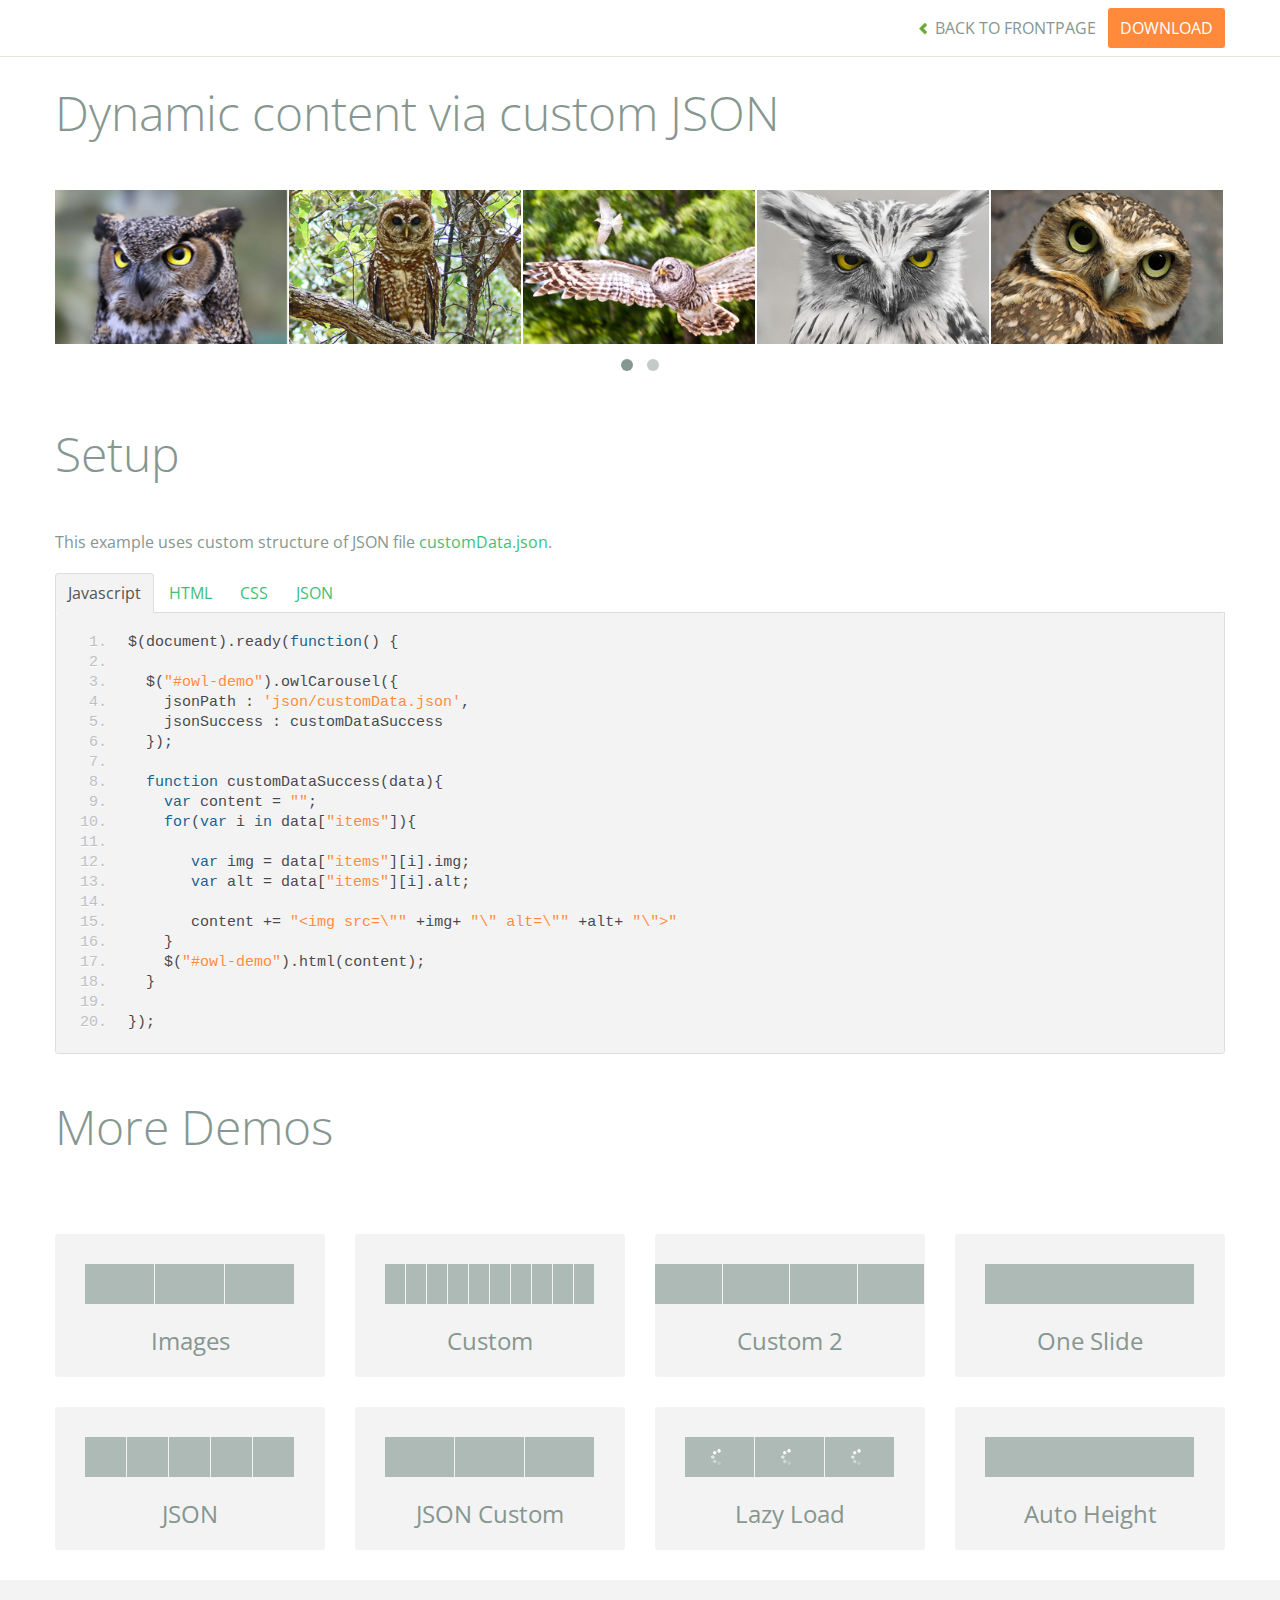
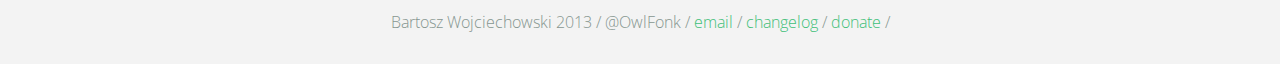
<file: assets/plugins/owl-carousel/demos/customJson.html>
<!DOCTYPE html>
<html lang="en">
  <head>
    <meta charset="utf-8">
    <title>Owl Carousel - Dynamic content via custom JSON</title>
    <meta name="viewport" content="width=device-width, initial-scale=1.0">
    <meta name="description" content="jQuery Responsive Carousel - Owl Carusel">
    <meta name="author" content="Bartosz Wojciechowski">

    <link href='http://fonts.googleapis.com/css?family=Open+Sans:400italic,400,300,600,700' rel='stylesheet' type='text/css'>
    <link href="../assets/css/bootstrapTheme.css" rel="stylesheet">
    <link href="../assets/css/custom.css" rel="stylesheet">

    <!-- Owl Carousel Assets -->
    <link href="../owl-carousel/owl.carousel.css" rel="stylesheet">
    <link href="../owl-carousel/owl.theme.css" rel="stylesheet">

    <link href="../assets/js/google-code-prettify/prettify.css" rel="stylesheet">

    <!-- Le fav and touch icons -->
    <link rel="apple-touch-icon-precomposed" sizes="144x144" href="../assets/ico/apple-touch-icon-144-precomposed.png">
    <link rel="apple-touch-icon-precomposed" sizes="114x114" href="../assets/ico/apple-touch-icon-114-precomposed.png">
      <link rel="apple-touch-icon-precomposed" sizes="72x72" href="../assets/ico/apple-touch-icon-72-precomposed.png">
                    <link rel="apple-touch-icon-precomposed" href="../assets/ico/apple-touch-icon-57-precomposed.png">
                                   <link rel="shortcut icon" href="../assets/ico/favicon.png">
  </head>
  <body>

      <div id="top-nav" class="navbar navbar-fixed-top">
        <div class="navbar-inner">
          <div class="container">
            <button type="button" class="btn btn-navbar" data-toggle="collapse" data-target=".nav-collapse">
            <span class="icon-bar"></span>
            <span class="icon-bar"></span>
            <span class="icon-bar"></span>
          </button>
            <div class="nav-collapse collapse">
            <ul class="nav pull-right">
              <li><a href="../index.html"><i class="icon-chevron-left"></i> Back to Frontpage</a></li>
              <li><a href="../owl.carousel.zip" class="download download-on" data-spy="affix" data-offset-top="450">Download</a></li>
            </ul>
            <ul class="nav pull-left">
              
            </ul>
            </div>
          </div>
        </div>
      </div>
   
    <div id="title">
      <div class="container">
        <div class="row">
          <div class="span12">
            <h1>Dynamic content via custom JSON</h1>
          </div>
        </div>
      </div>
    </div>

      <div id="demo">
        <div class="container">
          <div class="row">
            <div class="span12">

              <div id="owl-demo" class="owl-carousel">
              </div>
            </div>
          </div>
        </div>

    </div>

    <div id="example-info">
      <div class="container">
        <div class="row">
          <div class="span12">
            <h1>Setup</h1>
            <p>This example uses custom structure of JSON file <a href="json/customData.json">customData.json</a>.
            </p>
            <ul class="nav nav-tabs" id="myTab">
              <li class="active"><a href="#javascript">Javascript</a></li>
              <li><a href="#HTML">HTML</a></li>
              <li><a href="#CSS">CSS</a></li>
              <li><a href="#JSON">JSON</a></li>
            </ul>
             
            <div class="tab-content">

              <div class="tab-pane active" id="javascript">
<pre class="pre-show prettyprint linenums">
$(document).ready(function() {

  $("#owl-demo").owlCarousel({
    jsonPath : 'json/customData.json',
    jsonSuccess : customDataSuccess
  });

  function customDataSuccess(data){
    var content = "";
    for(var i in data["items"]){
       
       var img = data["items"][i].img;
       var alt = data["items"][i].alt;

       content += "&lt;img src=\"" +img+ "\" alt=\"" +alt+ "\"&gt"
    }
    $("#owl-demo").html(content);
  }

});
</pre>  

              </div>

              <div class="tab-pane" id="HTML">
<pre class="pre-show prettyprint linenums">
&lt;div id="owl-demo" class="owl-carousel"&gt;
&lt;/div&gt;
</pre>
              </div>

              <div class="tab-pane" id="CSS">
<pre class="pre-show prettyprint linenums">
#owl-demo .item{
  background: #a1def8;
  padding: 30px 0px;
  display: block;
  margin: 5px;
  color: #FFF;
  -webkit-border-radius: 3px;
  -moz-border-radius: 3px;
  border-radius: 3px;
  text-align: center;
}

</pre>
              </div>
              <div class="tab-pane" id="JSON">
<pre class="pre-show prettyprint linenums">
{
  "items" : [
    {
      "img": "assets/owl1.jpg",
      "alt" : "Owl Image 1"
    },
    {
      "img": "assets/owl2.jpg",
      "alt" : "Owl Image 2"
    },
    {
      "img": "assets/owl3.jpg",
      "alt" : "Owl Image 1"
    },
    {
      "img": "assets/owl4.jpg",
      "alt" : "Owl Image 2"
    },
    {
      "img": "assets/owl5.jpg",
      "alt" : "Owl Image 1"
    },
    {
      "img": "assets/owl6.jpg",
      "alt" : "Owl Image 2"
    }
  ]
}
</pre>
</div>
            </div><!--End Tab Content-->

          </div>
        </div>
      </div>
    </div>

    <div id="more">
      <div class="container">

        <div class="row">
          <div class="span12">
            <h1>More Demos</h1>
          </div>
        </div>

        <div class="row demos-row">
          <div class="span3">
            <a href="images.html" class="demo-box">
              <div class="demo-wrapper demo-images clearfix">
                <div class="demo-slide"><div class="bg"></div></div>
                <div class="demo-slide"><div class="bg"></div></div>
                <div class="demo-slide"><div class="bg"></div></div>
              </div>
              <h3>Images</h3>
            </a>
          </div>

          <div class="span3">
            <a href="custom.html" class="demo-box">
              <div class="demo-wrapper demo-custom clearfix">
                <div class="demo-slide"><div class="bg"></div></div>
                <div class="demo-slide"><div class="bg"></div></div>
                <div class="demo-slide"><div class="bg"></div></div>
                <div class="demo-slide"><div class="bg"></div></div>
                <div class="demo-slide"><div class="bg"></div></div>
                <div class="demo-slide"><div class="bg"></div></div>
                <div class="demo-slide"><div class="bg"></div></div>
                <div class="demo-slide"><div class="bg"></div></div>
                <div class="demo-slide"><div class="bg"></div></div>
                <div class="demo-slide"><div class="bg"></div></div>
              </div>
              <h3>Custom</h3>
            </a>
          </div>

          <div class="span3">
            <a href="itemsCustom.html" class="demo-box">
              <div class="demo-wrapper demo-full clearfix">
                <div class="demo-slide"><div class="bg"></div></div>
                <div class="demo-slide"><div class="bg"></div></div>
                <div class="demo-slide"><div class="bg"></div></div>
                <div class="demo-slide"><div class="bg"></div></div>
              </div>
              <h3>Custom 2</h3>
            </a>
          </div>

          <div class="span3">
            <a href="one.html" class="demo-box">
              <div class="demo-wrapper demo-one clearfix">
                <div class="demo-slide"><div class="bg"></div></div>
              </div>
              <h3>One Slide</h3>
            </a>
          </div>

        </div>
        <div class="row demos-row">
          <div class="span3">
            <a href="json.html" class="demo-box">
              <div class="demo-wrapper demo-Json clearfix">
                <div class="demo-slide"><div class="bg"></div></div>
                <div class="demo-slide"><div class="bg"></div></div>
                <div class="demo-slide"><div class="bg"></div></div>
                <div class="demo-slide"><div class="bg"></div></div>
                <div class="demo-slide"><div class="bg"></div></div>
              </div>
              <h3>JSON</h3>
            </a>
          </div>

          <div class="span3">
            <a href="customJson.html" class="demo-box">
              <div class="demo-wrapper demo-Json-custom clearfix">
                <div class="demo-slide"><div class="bg"></div></div>
                <div class="demo-slide"><div class="bg"></div></div>
                <div class="demo-slide"><div class="bg"></div></div>
              </div>
              <h3>JSON Custom</h3>
            </a>
          </div>

          <div class="span3">
            <a href="lazyLoad.html" class="demo-box">
              <div class="demo-wrapper demo-lazy clearfix">
                <div class="demo-slide"><div class="bg"></div></div>
                <div class="demo-slide"><div class="bg"></div></div>
                <div class="demo-slide"><div class="bg"></div></div>
              </div>
              <h3>Lazy Load</h3>
            </a>
          </div>

          <div class="span3">
            <a href="autoHeight.html" class="demo-box">
              <div class="demo-wrapper demo-height clearfix">
                <div class="demo-slide"><div class="bg"></div></div>
              </div>
              <h3>Auto Height</h3>
            </a>
          </div>

        </div>
      </div>
    </div>


 
    <div id="footer">
      <div class="container">
        <div class="row">
          <div class="span12">
            <h5>Bartosz Wojciechowski 2013 / @OwlFonk / 
            <a href="mailto:owl@owlgraphic.com?subject=Hey Owl!">email</a> / 
            <a href="../changelog.html">changelog</a> /
            <a href="https://www.paypal.com/cgi-bin/webscr?cmd=_s-xclick&hosted_button_id=EFSGXZS7V2U9N">donate</a> / 
            <a href="https://twitter.com/share" class="twitter-share-button" data-url="http://owlgraphic.com/owlcarousel/" data-text="Awesome jQuery Owl Carousel Responsive Plugin" data-via="OwlFonk" data-count="none" data-hashtags="owlcarousel"></a>
            <script>
            var owldomain = window.location.hostname.indexOf("owlgraphic");
            if(owldomain !== -1){
              !function(d,s,id){var js,fjs=d.getElementsByTagName(s)[0],p=/^http:/.test(d.location)?'http':'https';if(!d.getElementById(id)){js=d.createElement(s);js.id=id;js.src=p+'://platform.twitter.com/widgets.js';fjs.parentNode.insertBefore(js,fjs);}}(document, 'script', 'twitter-wjs');
            }
            </script>
            </h5>
          </div>
        </div>
      </div>
    </div>


    <script src="../assets/js/jquery-1.9.1.min.js"></script> 
    <script src="../owl-carousel/owl.carousel.js"></script>


    <!-- Demo -->

    <style>
    #owl-demo img{
        display: block;
        width: 99%;
        height: auto;
    }
    </style>


    <script>
    $(document).ready(function() {

      $("#owl-demo").owlCarousel({
        jsonPath : 'json/customData.json',
        jsonSuccess : customDataSuccess
      });

      function customDataSuccess(data){
        var content = "";
        for(var i in data["items"]){
           
           var img = data["items"][i].img;
           var alt = data["items"][i].alt;

           content += "<img src=\"" +img+ "\" alt=\"" +alt+ "\">"
        }
        $("#owl-demo").html(content);
      }

    });
    </script>


    <script src="../assets/js/bootstrap-collapse.js"></script>
    <script src="../assets/js/bootstrap-transition.js"></script>
    <script src="../assets/js/bootstrap-tab.js"></script>

    <script src="../assets/js/google-code-prettify/prettify.js"></script>
	  <script src="../assets/js/application.js"></script>

  </body>
</html>
</file>
<file: assets/plugins/line-icons/line-icons.css>
@font-face {
	font-family: 'Simple-Line-Icons';
	src:url('fonts/Simple-Line-Icons.eot');
	src:url('fonts/Simple-Line-Icons.eot?#iefix') format('embedded-opentype'),
		url('fonts/Simple-Line-Icons.woff') format('woff'),
		url('fonts/Simple-Line-Icons.ttf') format('truetype'),
		url('fonts/Simple-Line-Icons.svg#Simple-Line-Icons') format('svg');
	font-weight: normal;
	font-style: normal;
}

/* Use the following CSS code if you want to use data attributes for inserting your icons */
[data-icon]:before {
	font-family: 'Simple-Line-Icons';
	content: attr(data-icon);
	speak: none;
	font-weight: normal;
	font-variant: normal;
	text-transform: none;
	line-height: 1;
	-webkit-font-smoothing: antialiased;
	-moz-osx-font-smoothing: grayscale;
}

/* Use the following CSS code if you want to have a class per icon */
/*
Instead of a list of all class selectors,
you can use the generic selector below, but it's slower:
[class*="icon-"] {
*/
.icon-user-female, .icon-user-follow, .icon-user-following, .icon-user-unfollow, .icon-trophy, .icon-screen-smartphone, .icon-screen-desktop, .icon-plane, .icon-notebook, .icon-moustache, .icon-mouse, .icon-magnet, .icon-energy, .icon-emoticon-smile, .icon-disc, .icon-cursor-move, .icon-crop, .icon-credit-card, .icon-chemistry, .icon-user, .icon-speedometer, .icon-social-youtube, .icon-social-twitter, .icon-social-tumblr, .icon-social-facebook, .icon-social-dropbox, .icon-social-dribbble, .icon-shield, .icon-screen-tablet, .icon-magic-wand, .icon-hourglass, .icon-graduation, .icon-ghost, .icon-game-controller, .icon-fire, .icon-eyeglasses, .icon-envelope-open, .icon-envelope-letter, .icon-bell, .icon-badge, .icon-anchor, .icon-wallet, .icon-vector, .icon-speech, .icon-puzzle, .icon-printer, .icon-present, .icon-playlist, .icon-pin, .icon-picture, .icon-map, .icon-layers, .icon-handbag, .icon-globe-alt, .icon-globe, .icon-frame, .icon-folder-alt, .icon-film, .icon-feed, .icon-earphones-alt, .icon-earphones, .icon-drop, .icon-drawer, .icon-docs, .icon-directions, .icon-direction, .icon-diamond, .icon-cup, .icon-compass, .icon-call-out, .icon-call-in, .icon-call-end, .icon-calculator, .icon-bubbles, .icon-briefcase, .icon-book-open, .icon-basket-loaded, .icon-basket, .icon-bag, .icon-action-undo, .icon-action-redo, .icon-wrench, .icon-umbrella, .icon-trash, .icon-tag, .icon-support, .icon-size-fullscreen, .icon-size-actual, .icon-shuffle, .icon-share-alt, .icon-share, .icon-rocket, .icon-question, .icon-pie-chart, .icon-pencil, .icon-note, .icon-music-tone-alt, .icon-music-tone, .icon-microphone, .icon-loop, .icon-logout, .icon-login, .icon-list, .icon-like, .icon-home, .icon-grid, .icon-graph, .icon-equalizer, .icon-dislike, .icon-cursor, .icon-control-start, .icon-control-rewind, .icon-control-play, .icon-control-pause, .icon-control-forward, .icon-control-end, .icon-calendar, .icon-bulb, .icon-bar-chart, .icon-arrow-up, .icon-arrow-right, .icon-arrow-left, .icon-arrow-down, .icon-ban, .icon-bubble, .icon-camcorder, .icon-camera, .icon-check, .icon-clock, .icon-close, .icon-cloud-download, .icon-cloud-upload, .icon-doc, .icon-envelope, .icon-eye, .icon-flag, .icon-folder, .icon-heart, .icon-info, .icon-key, .icon-link, .icon-lock, .icon-lock-open, .icon-magnifier, .icon-magnifier-add, .icon-magnifier-remove, .icon-paper-clip, .icon-paper-plane, .icon-plus, .icon-pointer, .icon-power, .icon-refresh, .icon-reload, .icon-settings, .icon-star, .icon-symbol-female, .icon-symbol-male, .icon-target, .icon-volume-1, .icon-volume-2, .icon-volume-off, .icon-users {
	font-family: 'Simple-Line-Icons';
	speak: none;
	font-style: normal;
	font-weight: normal;
	font-variant: normal;
	text-transform: none;
	line-height: 1;
	-webkit-font-smoothing: antialiased;
}
.icon-user-female:before {
	content: "\e000";
}
.icon-user-follow:before {
	content: "\e002";
}
.icon-user-following:before {
	content: "\e003";
}
.icon-user-unfollow:before {
	content: "\e004";
}
.icon-trophy:before {
	content: "\e006";
}
.icon-screen-smartphone:before {
	content: "\e010";
}
.icon-screen-desktop:before {
	content: "\e011";
}
.icon-plane:before {
	content: "\e012";
}
.icon-notebook:before {
	content: "\e013";
}
.icon-moustache:before {
	content: "\e014";
}
.icon-mouse:before {
	content: "\e015";
}
.icon-magnet:before {
	content: "\e016";
}
.icon-energy:before {
	content: "\e020";
}
.icon-emoticon-smile:before {
	content: "\e021";
}
.icon-disc:before {
	content: "\e022";
}
.icon-cursor-move:before {
	content: "\e023";
}
.icon-crop:before {
	content: "\e024";
}
.icon-credit-card:before {
	content: "\e025";
}
.icon-chemistry:before {
	content: "\e026";
}
.icon-user:before {
	content: "\e005";
}
.icon-speedometer:before {
	content: "\e007";
}
.icon-social-youtube:before {
	content: "\e008";
}
.icon-social-twitter:before {
	content: "\e009";
}
.icon-social-tumblr:before {
	content: "\e00a";
}
.icon-social-facebook:before {
	content: "\e00b";
}
.icon-social-dropbox:before {
	content: "\e00c";
}
.icon-social-dribbble:before {
	content: "\e00d";
}
.icon-shield:before {
	content: "\e00e";
}
.icon-screen-tablet:before {
	content: "\e00f";
}
.icon-magic-wand:before {
	content: "\e017";
}
.icon-hourglass:before {
	content: "\e018";
}
.icon-graduation:before {
	content: "\e019";
}
.icon-ghost:before {
	content: "\e01a";
}
.icon-game-controller:before {
	content: "\e01b";
}
.icon-fire:before {
	content: "\e01c";
}
.icon-eyeglasses:before {
	content: "\e01d";
}
.icon-envelope-open:before {
	content: "\e01e";
}
.icon-envelope-letter:before {
	content: "\e01f";
}
.icon-bell:before {
	content: "\e027";
}
.icon-badge:before {
	content: "\e028";
}
.icon-anchor:before {
	content: "\e029";
}
.icon-wallet:before {
	content: "\e02a";
}
.icon-vector:before {
	content: "\e02b";
}
.icon-speech:before {
	content: "\e02c";
}
.icon-puzzle:before {
	content: "\e02d";
}
.icon-printer:before {
	content: "\e02e";
}
.icon-present:before {
	content: "\e02f";
}
.icon-playlist:before {
	content: "\e030";
}
.icon-pin:before {
	content: "\e031";
}
.icon-picture:before {
	content: "\e032";
}
.icon-map:before {
	content: "\e033";
}
.icon-layers:before {
	content: "\e034";
}
.icon-handbag:before {
	content: "\e035";
}
.icon-globe-alt:before {
	content: "\e036";
}
.icon-globe:before {
	content: "\e037";
}
.icon-frame:before {
	content: "\e038";
}
.icon-folder-alt:before {
	content: "\e039";
}
.icon-film:before {
	content: "\e03a";
}
.icon-feed:before {
	content: "\e03b";
}
.icon-earphones-alt:before {
	content: "\e03c";
}
.icon-earphones:before {
	content: "\e03d";
}
.icon-drop:before {
	content: "\e03e";
}
.icon-drawer:before {
	content: "\e03f";
}
.icon-docs:before {
	content: "\e040";
}
.icon-directions:before {
	content: "\e041";
}
.icon-direction:before {
	content: "\e042";
}
.icon-diamond:before {
	content: "\e043";
}
.icon-cup:before {
	content: "\e044";
}
.icon-compass:before {
	content: "\e045";
}
.icon-call-out:before {
	content: "\e046";
}
.icon-call-in:before {
	content: "\e047";
}
.icon-call-end:before {
	content: "\e048";
}
.icon-calculator:before {
	content: "\e049";
}
.icon-bubbles:before {
	content: "\e04a";
}
.icon-briefcase:before {
	content: "\e04b";
}
.icon-book-open:before {
	content: "\e04c";
}
.icon-basket-loaded:before {
	content: "\e04d";
}
.icon-basket:before {
	content: "\e04e";
}
.icon-bag:before {
	content: "\e04f";
}
.icon-action-undo:before {
	content: "\e050";
}
.icon-action-redo:before {
	content: "\e051";
}
.icon-wrench:before {
	content: "\e052";
}
.icon-umbrella:before {
	content: "\e053";
}
.icon-trash:before {
	content: "\e054";
}
.icon-tag:before {
	content: "\e055";
}
.icon-support:before {
	content: "\e056";
}
.icon-size-fullscreen:before {
	content: "\e057";
}
.icon-size-actual:before {
	content: "\e058";
}
.icon-shuffle:before {
	content: "\e059";
}
.icon-share-alt:before {
	content: "\e05a";
}
.icon-share:before {
	content: "\e05b";
}
.icon-rocket:before {
	content: "\e05c";
}
.icon-question:before {
	content: "\e05d";
}
.icon-pie-chart:before {
	content: "\e05e";
}
.icon-pencil:before {
	content: "\e05f";
}
.icon-note:before {
	content: "\e060";
}
.icon-music-tone-alt:before {
	content: "\e061";
}
.icon-music-tone:before {
	content: "\e062";
}
.icon-microphone:before {
	content: "\e063";
}
.icon-loop:before {
	content: "\e064";
}
.icon-logout:before {
	content: "\e065";
}
.icon-login:before {
	content: "\e066";
}
.icon-list:before {
	content: "\e067";
}
.icon-like:before {
	content: "\e068";
}
.icon-home:before {
	content: "\e069";
}
.icon-grid:before {
	content: "\e06a";
}
.icon-graph:before {
	content: "\e06b";
}
.icon-equalizer:before {
	content: "\e06c";
}
.icon-dislike:before {
	content: "\e06d";
}
.icon-cursor:before {
	content: "\e06e";
}
.icon-control-start:before {
	content: "\e06f";
}
.icon-control-rewind:before {
	content: "\e070";
}
.icon-control-play:before {
	content: "\e071";
}
.icon-control-pause:before {
	content: "\e072";
}
.icon-control-forward:before {
	content: "\e073";
}
.icon-control-end:before {
	content: "\e074";
}
.icon-calendar:before {
	content: "\e075";
}
.icon-bulb:before {
	content: "\e076";
}
.icon-bar-chart:before {
	content: "\e077";
}
.icon-arrow-up:before {
	content: "\e078";
}
.icon-arrow-right:before {
	content: "\e079";
}
.icon-arrow-left:before {
	content: "\e07a";
}
.icon-arrow-down:before {
	content: "\e07b";
}
.icon-ban:before {
	content: "\e07c";
}
.icon-bubble:before {
	content: "\e07d";
}
.icon-camcorder:before {
	content: "\e07e";
}
.icon-camera:before {
	content: "\e07f";
}
.icon-check:before {
	content: "\e080";
}
.icon-clock:before {
	content: "\e081";
}
.icon-close:before {
	content: "\e082";
}
.icon-cloud-download:before {
	content: "\e083";
}
.icon-cloud-upload:before {
	content: "\e084";
}
.icon-doc:before {
	content: "\e085";
}
.icon-envelope:before {
	content: "\e086";
}
.icon-eye:before {
	content: "\e087";
}
.icon-flag:before {
	content: "\e088";
}
.icon-folder:before {
	content: "\e089";
}
.icon-heart:before {
	content: "\e08a";
}
.icon-info:before {
	content: "\e08b";
}
.icon-key:before {
	content: "\e08c";
}
.icon-link:before {
	content: "\e08d";
}
.icon-lock:before {
	content: "\e08e";
}
.icon-lock-open:before {
	content: "\e08f";
}
.icon-magnifier:before {
	content: "\e090";
}
.icon-magnifier-add:before {
	content: "\e091";
}
.icon-magnifier-remove:before {
	content: "\e092";
}
.icon-paper-clip:before {
	content: "\e093";
}
.icon-paper-plane:before {
	content: "\e094";
}
.icon-plus:before {
	content: "\e095";
}
.icon-pointer:before {
	content: "\e096";
}
.icon-power:before {
	content: "\e097";
}
.icon-refresh:before {
	content: "\e098";
}
.icon-reload:before {
	content: "\e099";
}
.icon-settings:before {
	content: "\e09a";
}
.icon-star:before {
	content: "\e09b";
}
.icon-symbol-female:before {
	content: "\e09c";
}
.icon-symbol-male:before {
	content: "\e09d";
}
.icon-target:before {
	content: "\e09e";
}
.icon-volume-1:before {
	content: "\e09f";
}
.icon-volume-2:before {
	content: "\e0a0";
}
.icon-volume-off:before {
	content: "\e0a1";
}
.icon-users:before {
	content: "\e001";
}
</file>
<file: assets/plugins/scrollbar/src/perfect-scrollbar.css>
.ps-container .ps-scrollbar-x-rail {
    position: absolute; /* please don't change 'position' */
    bottom: 3px; /* there must be 'bottom' for ps-scrollbar-x-rail */
    height: 8px;
    -webkit-border-radius: 4px;
    -moz-border-radius: 4px;
    border-radius: 4px;
    opacity: 0;
    filter: alpha(opacity = 0);
    -o-transition: background-color .2s linear, opacity .2s linear;
    -webkit-transition: background-color .2s linear, opacity .2s linear;
    -moz-transition: background-color .2s linear, opacity .2s linear;
    transition: background-color .2s linear, opacity .2s linear;
}

.ps-container:hover .ps-scrollbar-x-rail,
.ps-container.hover .ps-scrollbar-x-rail {
    opacity: 0.6;
    filter: alpha(opacity = 60);
}

.ps-container .ps-scrollbar-x-rail:hover,
.ps-container .ps-scrollbar-x-rail.hover {
    background-color: #eee;
    opacity: 0.9;
    filter: alpha(opacity = 90);
}

.ps-container .ps-scrollbar-x-rail.in-scrolling {
    background-color: #eee;
    opacity: 0.9;
    filter: alpha(opacity = 90);
}

.ps-container .ps-scrollbar-y-rail {
    position: absolute; /* please don't change 'position' */
    right: 3px; /* there must be 'right' for ps-scrollbar-y-rail */
    width: 8px;
    -webkit-border-radius: 4px;
    -moz-border-radius: 4px;
    border-radius: 4px;
    opacity: 0;
    filter: alpha(opacity = 0);
    -o-transition: background-color .2s linear, opacity .2s linear;
    -webkit-transition: background-color .2s linear, opacity .2s linear;
    -moz-transition: background-color .2s linear, opacity .2s linear;
    transition: background-color .2s linear, opacity .2s linear;
}

.ps-container:hover .ps-scrollbar-y-rail,
.ps-container.hover .ps-scrollbar-y-rail {
    opacity: 0.6;
    filter: alpha(opacity = 60);
}

.ps-container .ps-scrollbar-y-rail:hover,
.ps-container .ps-scrollbar-y-rail.hover {
    background-color: #eee;
    opacity: 0.9;
    filter: alpha(opacity = 90);
}

.ps-container .ps-scrollbar-y-rail.in-scrolling {
    background-color: #eee;
    opacity: 0.9;
    filter: alpha(opacity = 90);
}

.ps-container .ps-scrollbar-x {
    position: absolute; /* please don't change 'position' */
    bottom: 0; /* there must be 'bottom' for ps-scrollbar-x */
    height: 8px;
    background-color: #aaa;
    -webkit-border-radius: 4px;
    -moz-border-radius: 4px;
    border-radius: 4px;
    -o-transition: background-color .2s linear;
    -webkit-transition: background-color.2s linear;
    -moz-transition: background-color .2s linear;
    transition: background-color .2s linear;
}

.ps-container.ie6 .ps-scrollbar-x {
    font-size: 0; /* fixed scrollbar height in xp sp3 ie6 */
}

.ps-container .ps-scrollbar-x-rail:hover .ps-scrollbar-x,
.ps-container .ps-scrollbar-x-rail.hover .ps-scrollbar-x {
    background-color: #999;
}

.ps-container .ps-scrollbar-y {
    position: absolute; /* please don't change 'position' */
    right: 0; /* there must be 'right' for ps-scrollbar-y */
    width: 8px;
    background-color: #aaa;
    -webkit-border-radius: 4px;
    -moz-border-radius: 4px;
    border-radius: 4px;
    -o-transition: background-color .2s linear;
    -webkit-transition: background-color.2s linear;
    -moz-transition: background-color .2s linear;
    transition: background-color .2s linear;
}

.ps-container.ie6 .ps-scrollbar-y {
    font-size: 0; /* fixed scrollbar height in xp sp3 ie6 */
}

.ps-container .ps-scrollbar-y-rail:hover .ps-scrollbar-y,
.ps-container .ps-scrollbar-y-rail.hover .ps-scrollbar-y {
    background-color: #999;
}

.ps-container.ie .ps-scrollbar-x,
.ps-container.ie .ps-scrollbar-y {
    visibility: hidden;
}

.ps-container.ie:hover .ps-scrollbar-x,
.ps-container.ie:hover .ps-scrollbar-y,
.ps-container.ie.hover .ps-scrollbar-x,
.ps-container.ie.hover .ps-scrollbar-y {
    visibility: visible;
}
</file>
<file: assets/plugins/sky-forms/version-2.0.1/css/sky-forms.css>
/**/
/* font */
/**/
@import url(http://fonts.googleapis.com/css?family=Open+Sans:300,400,700);


/**/
/* defaults */
/**/
.sky-form {
	margin: 0;
	outline: none;
	box-shadow: 0 0 20px rgba(0,0,0,.3);
	font: 13px/1.55 'Open Sans', Helvetica, Arial, sans-serif;
	color: #666;
}
.sky-form header {
	display: block;
	padding: 20px 30px;	
	border-bottom: 1px solid rgba(0,0,0,.1);
	background: rgba(248,248,248,.9);
	font-size: 25px;
	font-weight: 300;
	color: #232323;
}
.sky-form fieldset {
	display: block;	
	padding: 25px 30px 5px;
	border: none;
	background: rgba(255,255,255,.9);
}
.sky-form fieldset + fieldset {
	border-top: 1px solid rgba(0,0,0,.1);
}
.sky-form section {
	margin-bottom: 20px;
}
.sky-form footer {
	display: block;
	padding: 15px 30px 25px;
	border-top: 1px solid rgba(0,0,0,.1);
	background: rgba(248,248,248,.9);
}
.sky-form footer:after {
	content: '';
	display: table;
	clear: both;
}
.sky-form a {
	color: #2da5da;
}
.sky-form .label {
	display: block;
	margin-bottom: 6px;
	line-height: 19px;
	font-weight: 400;
}
.sky-form .label.col {
	margin: 0;
	padding-top: 10px;
}
.sky-form .note {
	margin-top: 6px;
	padding: 0 1px;
	font-size: 11px;
	line-height: 15px;
	color: #999;
}
.sky-form .input,
.sky-form .select,
.sky-form .textarea,
.sky-form .radio,
.sky-form .checkbox,
.sky-form .toggle,
.sky-form .button {
	position: relative;
	display: block;
}
.sky-form .input input,
.sky-form .select select,
.sky-form .textarea textarea {
	display: block;
	box-sizing: border-box;
	-moz-box-sizing: border-box;
	width: 100%;
	height: 39px;
	padding: 8px 10px;
	outline: none;
	border-width: 2px;
	border-style: solid;
	border-radius: 0;
	background: #fff;
	font: 15px/19px 'Open Sans', Helvetica, Arial, sans-serif;
	color: #404040;
	appearance: normal;
	-moz-appearance: none;
	-webkit-appearance: none;
}
.sky-form .progress {
	float: right;
	margin-top: 10px;
	line-height: 39px;
	color: #232323;
}


/**/
/* captcha inputs */
/**/
.sky-form .input-captcha img {
	position: absolute;
	top: 2px;
	right: 2px;
	border-left: 1px solid #e5e5e5;
}


/**/
/* file inputs */
/**/
.sky-form .input-file .button {
	position: absolute;
	top: 4px;
	right: 4px;
	float: none;
	height: 31px;
	margin: 0;
	padding: 0 20px;
	font-size: 13px;
	line-height: 31px;
}
.sky-form .input-file .button:hover {
	box-shadow: none;
}
.sky-form .input-file .button input {
	position: absolute;
	top: 0;
	right: 0;
	padding: 0;
	font-size: 30px;
	cursor: pointer;
	opacity: 0;
}


/**/
/* selects */
/**/
.sky-form .select i {
	position: absolute;
	top: 14px;
	right: 14px;
	width: 5px;
	height: 11px;
	background: #fff;
	box-shadow: 0 0 0 12px #fff;
}
.sky-form .select i:after,
.sky-form .select i:before {
	content: '';
	position: absolute;
	right: 0;
	border-right: 4px solid transparent;
	border-left: 4px solid transparent;
}
.sky-form .select i:after {
	bottom: 0;
	border-top: 4px solid #404040;
}
.sky-form .select i:before {
	top: 0;
	border-bottom: 4px solid #404040;
}
.sky-form .select-multiple select {
	height: auto;
}


/**/
/* textareas */
/**/
.sky-form .textarea textarea {
	height: auto;
	resize: none;
}
.sky-form .textarea-resizable textarea {
	resize: vertical;	
}
.sky-form .textarea-expandable textarea {
	height: 39px;
}
.sky-form .textarea-expandable textarea:focus {
	height: auto;
}


/**/
/* radios and checkboxes */
/**/
.sky-form .radio,
.sky-form .checkbox {
	margin-bottom: 4px;
	padding-left: 27px;
	font-size: 15px;
	line-height: 27px;
	color: #404040;
	cursor: pointer;
}
.sky-form .radio:last-child,
.sky-form .checkbox:last-child {
	margin-bottom: 0;
}
.sky-form .radio input,
.sky-form .checkbox input {
	position: absolute;
	left: -9999px;
}
.sky-form .radio i,
.sky-form .checkbox i {
	position: absolute;
	top: 5px;
	left: 0;
	display: block;
	width: 13px;
	height: 13px;
	outline: none;
	border-width: 2px;
	border-style: solid;
	background: #fff;
}
.sky-form .radio i {
	border-radius: 50%;
}
.sky-form .radio input + i:after,
.sky-form .checkbox input + i:after {
	position: absolute;
	opacity: 0;
	-ms-transition: opacity 0.1s;
	-moz-transition: opacity 0.1s;
	-webkit-transition: opacity 0.1s;
}
.sky-form .radio input + i:after {
	content: '';
	top: 4px;
	left: 4px;
	width: 5px;
	height: 5px;
	border-radius: 50%;
}
.sky-form .checkbox input + i:after {
	content: '\f00c';
	top: -1px;
	left: -1px;
	width: 15px;
	height: 15px;
	font: normal 12px/16px FontAwesome;
	text-align: center;
}
.sky-form .radio input:checked + i:after,
.sky-form .checkbox input:checked + i:after {
	opacity: 1;
}
.sky-form .inline-group {
	margin: 0 -30px -4px 0;
}
.sky-form .inline-group:after {
	content: '';
	display: table;
	clear: both;
}
.sky-form .inline-group .radio,
.sky-form .inline-group .checkbox {
	float: left;
	margin-right: 30px;
}
.sky-form .inline-group .radio:last-child,
.sky-form .inline-group .checkbox:last-child {
	margin-bottom: 4px;
}


/**/
/* toggles */
/**/
.sky-form .toggle {
	margin-bottom: 4px;
	padding-right: 61px;
	font-size: 15px;
	line-height: 27px;
	color: #404040;
	cursor: pointer;
}
.sky-form .toggle:last-child {
	margin-bottom: 0;
}
.sky-form .toggle input {
	position: absolute;
	left: -9999px;
}
.sky-form .toggle i {
	content: '';
	position: absolute;
	top: 4px;
	right: 0;
	display: block;
	width: 49px;
	height: 17px;
	border-width: 2px;
	border-style: solid;
	border-radius: 12px;
	background: #fff;
}
.sky-form .toggle i:after {
	content: 'OFF';
	position: absolute;
	top: 2px;
	right: 8px;
	left: 8px;
	font-style: normal;
	font-size: 9px;
	line-height: 13px;
	font-weight: 700;
	text-align: left;
	color: #5f5f5f;
}
.sky-form .toggle i:before {
	content: '';
	position: absolute;
	z-index: 1;
	top: 4px;
	right: 4px;
	display: block;
	width: 9px;
	height: 9px;
	border-radius: 50%;
	opacity: 1;
	-ms-transition: right 0.2s;
	-moz-transition: right 0.2s;
	-webkit-transition: right 0.2s;
}
.sky-form .toggle input:checked + i:after {
	content: 'ON';
	text-align: right;
}
.sky-form .toggle input:checked + i:before {
	right: 36px;
}


/**/
/* ratings */
/**/
.sky-form .rating {
	margin-bottom: 4px;
	font-size: 15px;
	line-height: 27px;
	color: #404040;
}
.sky-form .rating:last-child {
	margin-bottom: 0;
}
.sky-form .rating input {
	position: absolute;
	left: -9999px;
}
.sky-form .rating label {
	display: block;
	float: right;
	height: 17px;
	margin-top: 5px;
	padding: 0 2px;
	font-size: 17px;
	line-height: 17px;
	cursor: pointer;
}


/**/
/* buttons */
/**/
.sky-form .button {
	float: right;
	height: 39px;
	overflow: hidden;
	margin: 10px 0 0 20px;
	padding: 0 25px;
	outline: none;
	border: 0;
	font: 300 15px/39px 'Open Sans', Helvetica, Arial, sans-serif;
	text-decoration: none;
	color: #fff;
	cursor: pointer;
}
.sky-form .button-uploading {
	position: relative;
	color: transparent;
	cursor: default;
}
.sky-form .button-uploading:after {
	content: 'Uploading...';
	position: absolute;
	top: 0;
	left: 0;
	width: 100%;
	height: 100%;
	color: #fff;
	-o-animation: blink 1s linear infinite;
	-ms-animation: blink 1s linear infinite;
	-moz-animation: blink 1s linear infinite; 
	-webkit-animation: blink 1s linear infinite;
}
@-o-keyframes blink
{
  0% {opacity: 1}
  50% {opacity: 0.3}
  100% {opacity: 1}
}
@-ms-keyframes blink
{
  0% {opacity: 1}
  50% {opacity: 0.3}
  100% {opacity: 1}
}
@-moz-keyframes blink
{
  0% {opacity: 1}
  50% {opacity: 0.3}
  100% {opacity: 1}
}
@-webkit-keyframes blink
{
  0% {opacity: 1}
  50% {opacity: 0.3}
  100% {opacity: 1}
}


/**/
/* icons */
/**/
.sky-form .icon-append,
.sky-form .icon-prepend {
	position: absolute;
	top: 5px;
	width: 29px;
	height: 29px;
	font-size: 15px;
	line-height: 29px;
	text-align: center;
}
.sky-form .icon-append {
	right: 5px;
	padding-left: 3px;
	border-left-width: 1px;
	border-left-style: solid;
}
.sky-form .icon-prepend {
	left: 5px;
	padding-right: 3px;
	border-right-width: 1px;
	border-right-style: solid;
}
.sky-form .input .icon-prepend + input,
.sky-form .textarea .icon-prepend + textarea {
	padding-left: 46px;
}
.sky-form .input .icon-append + input,
.sky-form .textarea .icon-append + textarea {
	padding-right: 46px;
}
.sky-form .input .icon-prepend + .icon-append + input,
.sky-form .textarea .icon-prepend + .icon-append + textarea {
	padding-left: 46px;
}


/**/
/* grid */
/**/
.sky-form .row {
	margin: 0 -15px;
}
.sky-form .row:after {
	content: '';
	display: table;
	clear: both;
}
.sky-form .col {
	float: left;
	min-height: 1px;
	padding-right: 15px;
	padding-left: 15px;
	box-sizing: border-box;
	-moz-box-sizing: border-box;
}
.sky-form .col-1 {
	width: 8.33%;
}
.sky-form .col-2 {
	width: 16.66%;
}
.sky-form .col-3 {
	width: 25%;
}
.sky-form .col-4 {
	width: 33.33%;
}
.sky-form .col-5 {
	width: 41.66%;
}
.sky-form .col-6 {
	width: 50%;
}
.sky-form .col-7 {
	width: 58.33%;
}
.sky-form .col-8 {
	width: 66.67%;
}
.sky-form .col-9 {
	width: 75%;
}
.sky-form .col-10 {
	width: 83.33%;
}
.sky-form .col-11 {
	width: 91.66%;
}
@media screen and (max-width: 600px) {
	.sky-form .col {
		float: none;
		width: 100%;
	}
}


/**/
/* tooltips */
/**/
.sky-form .tooltip {
	position: absolute;
	z-index: 1;
	left: -9999px;
	padding: 2px 8px 3px;
	font-size: 11px;
	line-height: 16px;
	font-weight: 400;
	background: rgba(0,0,0,0.9);
	color: #fff;
	opacity: 0;
	-ms-transition: margin 0.3s, opacity 0.3s;
	-moz-transition: margin 0.3s, opacity 0.3s;
	-webkit-transition: margin 0.3s, opacity 0.3s;
}
.sky-form .tooltip:after {
	content: '';
	position: absolute;
}
.sky-form .input input:focus + .tooltip,
.sky-form .textarea textarea:focus + .tooltip {
	opacity: 1;	
}

.sky-form .tooltip-top-right {
	bottom: 100%;
	margin-bottom: 15px;
}
.sky-form .tooltip-top-right:after {
	top: 100%;
	right: 16px;	
	border-top: 4px solid rgba(0,0,0,0.9);
	border-right: 4px solid transparent;
	border-left: 4px solid transparent;
}
.sky-form .input input:focus + .tooltip-top-right,
.sky-form .textarea textarea:focus + .tooltip-top-right {
	right: 0;
	left: auto;
	margin-bottom: 5px;
}

.sky-form .tooltip-top-left {
	bottom: 100%;
	margin-bottom: 15px;
}
.sky-form .tooltip-top-left:after {
	top: 100%;
	left: 16px;
	border-top: 4px solid rgba(0,0,0,0.9);
	border-right: 4px solid transparent;
	border-left: 4px solid transparent;
}
.sky-form .input input:focus + .tooltip-top-left,
.sky-form .textarea textarea:focus + .tooltip-top-left {
	right: auto;
	left: 0;
	margin-bottom: 5px;
}

.sky-form .tooltip-right {
	top: 9px;
	white-space: nowrap;
	margin-left: 15px;
}
.sky-form .tooltip-right:after {
	top: 6px;
	right: 100%;
	border-top: 4px solid transparent;
	border-right: 4px solid rgba(0,0,0,0.9);
	border-bottom: 4px solid transparent;
}
.sky-form .input input:focus + .tooltip-right,
.sky-form .textarea textarea:focus + .tooltip-right {
	left: 100%;
	margin-left: 5px;
}

.sky-form .tooltip-left {
	top: 9px;
	white-space: nowrap;
	margin-right: 15px;
}
.sky-form .tooltip-left:after {
	top: 6px;
	left: 100%;
	border-top: 4px solid transparent;
	border-bottom: 4px solid transparent;
	border-left: 4px solid rgba(0,0,0,0.9);
}
.sky-form .input input:focus + .tooltip-left,
.sky-form .textarea textarea:focus + .tooltip-left {
	right: 100%;
	left: auto;
	margin-right: 5px;
}

.sky-form .tooltip-bottom-right {
	top: 100%;
	margin-top: 15px;
}
.sky-form .tooltip-bottom-right:after {
	bottom: 100%;
	right: 16px;	
	border-right: 4px solid transparent;
	border-bottom: 4px solid rgba(0,0,0,0.9);
	border-left: 4px solid transparent;
}
.sky-form .input input:focus + .tooltip-bottom-right,
.sky-form .textarea textarea:focus + .tooltip-bottom-right {
	right: 0;
	left: auto;
	margin-top: 5px;
}

.sky-form .tooltip-bottom-left {
	top: 100%;
	margin-top: 15px;
}
.sky-form .tooltip-bottom-left:after {
	bottom: 100%;
	left: 16px;
	border-right: 4px solid transparent;
	border-bottom: 4px solid rgba(0,0,0,0.9);
	border-left: 4px solid transparent;
}
.sky-form .input input:focus + .tooltip-bottom-left,
.sky-form .textarea textarea:focus + .tooltip-bottom-left {
	right: auto;
	left: 0;
	margin-top: 5px;
}


/**/
/* normal state */
/**/
.sky-form .input input,
.sky-form .select select,
.sky-form .textarea textarea,
.sky-form .radio i,
.sky-form .checkbox i,
.sky-form .toggle i,
.sky-form .icon-append,
.sky-form .icon-prepend {
	border-color: #e5e5e5;
	-ms-transition: border-color 0.3s;
	-moz-transition: border-color 0.3s;
	-webkit-transition: border-color 0.3s;
}
.sky-form .toggle i:before {
	background-color: #2da5da;	
}
.sky-form .rating label {
	color: #ccc;
	-ms-transition: color 0.3s;
	-moz-transition: color 0.3s;
	-webkit-transition: color 0.3s;
}
.sky-form .button {
	background-color: #2da5da;
	opacity: 0.8;
	-ms-transition: opacity 0.2s;
	-moz-transition: opacity 0.2s;
	-webkit-transition: opacity 0.2s;
}
.sky-form .button.button-secondary {
	background-color: #b3b3b3;
}
.sky-form .icon-append,
.sky-form .icon-prepend {
	color: #ccc;
}


/**/
/* hover state */
/**/
.sky-form .input:hover input,
.sky-form .select:hover select,
.sky-form .textarea:hover textarea,
.sky-form .radio:hover i,
.sky-form .checkbox:hover i,
.sky-form .toggle:hover i,
.sky-form .ui-slider-handle:hover {
	border-color: #8dc9e5;
}
.sky-form .rating input + label:hover,
.sky-form .rating input + label:hover ~ label {
	color: #2da5da;
}
.sky-form .button:hover {
	opacity: 1;
}


/**/
/* focus state */
/**/
.sky-form .input input:focus,
.sky-form .select select:focus,
.sky-form .textarea textarea:focus,
.sky-form .radio input:focus + i,
.sky-form .checkbox input:focus + i,
.sky-form .toggle input:focus + i {
	border-color: #2da5da;
}


/**/
/* checked state */
/**/
.sky-form .radio input + i:after {
	background-color: #2da5da;	
}
.sky-form .checkbox input + i:after {
	color: #2da5da;
}
.sky-form .radio input:checked + i,
.sky-form .checkbox input:checked + i,
.sky-form .toggle input:checked + i {
	border-color: #2da5da;	
}
.sky-form .rating input:checked ~ label {
	color: #2da5da;	
}


/**/
/* error state */
/**/
.sky-form .state-error input,
.sky-form .state-error select,
.sky-form .state-error textarea,
.sky-form .radio.state-error i,
.sky-form .checkbox.state-error i,
.sky-form .toggle.state-error i {
	background: #fff0f0;
}
.sky-form .state-error select + i {
	background: #fff0f0;
	box-shadow: 0 0 0 12px #fff0f0;
}
.sky-form .toggle.state-error input:checked + i {
	background: #fff0f0;
}
.sky-form .state-error + em {
	display: block;
	margin-top: 6px;
	padding: 0 1px;
	font-style: normal;
	font-size: 11px;
	line-height: 15px;
	color: #ee9393;
}
.sky-form .rating.state-error + em {
	margin-top: -4px;
	margin-bottom: 4px;
}


/**/
/* success state */
/**/
.sky-form .state-success input,
.sky-form .state-success select,
.sky-form .state-success textarea,
.sky-form .radio.state-success i,
.sky-form .checkbox.state-success i,
.sky-form .toggle.state-success i {
	background: #f0fff0;
}
.sky-form .state-success select + i {
	background: #f0fff0;
	box-shadow: 0 0 0 12px #f0fff0;
}
.sky-form .toggle.state-success input:checked + i {
	background: #f0fff0;
}
.sky-form .state-success + em {
	display: block;
	margin-top: 6px;
	padding: 0 1px;
	font-style: normal;
	font-size: 11px;
	line-height: 15px;
	color: #ee9393;
}
.sky-form .note-success {
	color: #6fb679;
}


/**/
/* disabled state */
/**/
.sky-form .input.state-disabled input,
.sky-form .select.state-disabled,
.sky-form .textarea.state-disabled,
.sky-form .radio.state-disabled,
.sky-form .checkbox.state-disabled,
.sky-form .toggle.state-disabled,
.sky-form .button.state-disabled {
	cursor: default;
	opacity: 0.5;
}
.sky-form .input.state-disabled:hover input,
.sky-form .select.state-disabled:hover select,
.sky-form .textarea.state-disabled:hover textarea,
.sky-form .radio.state-disabled:hover i,
.sky-form .checkbox.state-disabled:hover i,
.sky-form .toggle.state-disabled:hover i {
	border-color: #e5e5e5;
}


/**/
/* submited state */
/**/
.sky-form .message {
	display: none;
	color: #6fb679;
}
.sky-form .message i {
	display: block;
	margin: 0 auto 20px;
	width: 81px;
	height: 81px;
	border: 1px solid #6fb679;
	border-radius: 50%;
	font-size: 30px;
	line-height: 81px;
}
.sky-form.submited fieldset,
.sky-form.submited footer {
	display: none;
}
.sky-form.submited .message {
	display: block;
	padding: 25px 30px;
	background: rgba(255,255,255,.9);
	font: 300 18px/27px 'Open Sans', Helvetica, Arial, sans-serif;
	text-align: center;
}


/**/
/* datepicker */
/**/
.ui-datepicker {
	display: none;
	padding: 10px 12px;
	background: rgba(255,255,255,0.9);
	box-shadow: 0 0 10px rgba(0,0,0,.3);
	font: 13px/1.55 'Open Sans', Helvetica, Arial, sans-serif;
	text-align: center;
	color: #666;
}
.ui-datepicker a {
	color: #404040;
}
.ui-datepicker-header {
	position: relative;
	margin: -10px -12px 10px;
	padding: 10px;
	border-bottom: 1px solid rgba(0,0,0,.1);
	font-size: 15px;
	line-height: 27px;
}
.ui-datepicker-prev, 
.ui-datepicker-next {
	position: absolute;
	top: 0;
	display: block;
	width: 47px;
	height: 47px;
	font-size: 15px;
	line-height: 47px;
	text-decoration: none;
	cursor: pointer;
}
.ui-datepicker-prev {
	left: 0;
}
.ui-datepicker-next {
	right: 0;
}
.ui-datepicker-calendar {
	border-collapse: collapse;
	font-size: 13px;
	line-height: 27px;
}
.ui-datepicker-calendar th {
	color: #999;
}
.ui-datepicker-calendar a,
.ui-datepicker-calendar span {
	display: block;
	width: 31px;
	margin: auto;
	text-decoration: none;
	color: #404040;
}
.ui-datepicker-calendar a:hover {
	background: rgba(0,0,0,.05);	
}
.ui-datepicker-calendar span {
	color: #bfbfbf;
}
.ui-datepicker-today a {
	font-weight: 700;
}
.ui-datepicker-calendar .ui-state-active {
	background: rgba(0,0,0,.05);
	cursor: default;	
}
.ui-datepicker-inline {
	border: 2px solid #e5e5e5;
	background: #fff;
	box-shadow: none;
}
.ui-datepicker-inline .ui-datepicker-header {
	line-height: 47px;
}
.ui-datepicker-inline .ui-datepicker-calendar {
	width: 100%;
}


/**/
/* datepicker */
/**/
.sky-form .ui-slider {
	position: relative;
	height: 3px;
	border: 2px solid #e5e5e5;
	background: #fff;
	margin: 12px 6px 26px;
}
.sky-form .ui-slider-handle {
	position: absolute;
	width: 15px;
	height: 15px;
	margin: -8px 0 0 -8px;
	border: 2px solid #e5e5e5;
	outline: none;
	background: #fff;
	-ms-transition: border-color 0.3s;
	-moz-transition: border-color 0.3s;
	-webkit-transition: border-color 0.3s;
}


/**/
/* modal */
/**/
.sky-form-modal {
	position: fixed;
	z-index: 1;
	display: none;
	width: 400px;
}
.sky-form-modal-overlay {
	position: fixed;
	top: 0;
	left: 0;
	display: none;
	width: 100%;
	height: 100%;
	background: rgba(0,0,0,0.7);
}


/**/
/* bootstrap compatibility */
/**/
.sky-form .label {
	border-radius: 0;
	font-size: 100%;
	text-align: left;
	white-space: normal;
	color: inherit;
}
.sky-form .radio,
.sky-form .checkbox {
	font-weight: 400;
}
.sky-form .radio + .radio,
.sky-form .checkbox + .checkbox {
  margin-top: 0;
}
</file>
<file: assets/css/pages/log-reg-v3.css>
/*Login & Registration
------------------------------------*/
/**General Styles**/
/*Button Facebook Style*/
.btn-u.btn-u-fb {
   background: #4862a3;
}
.btn-u.btn-u-fb:hover, 
.btn-u.btn-u-fb:focus, 
.btn-u.btn-u-fb:active, 
.btn-u.btn-u-fb.active, 
.open .dropdown-toggle.btn-u.btn-u-fb {
   background: #5168a3;
}
.btn-u.btn-u-split-fb.dropdown-toggle {
   border-left: solid 1px #5168a3;
}

/*Button Twitter Style*/
.btn-u.btn-u-tw {
   background: #159ceb;
}
.btn-u.btn-u-tw:hover, 
.btn-u.btn-u-tw:focus, 
.btn-u.btn-u-tw:active, 
.btn-u.btn-u-tw.active, 
.open .dropdown-toggle.btn-u.btn-u-tw {
   background: #39a6e5;
}
.btn-u.btn-u-split-tw.dropdown-toggle {
   border-left: solid 1px #39a6e5;
}

.btn-u.btn-u-fb i,
.btn-u.btn-u-tw i {
  font-size: 20px;
  margin-right: 10px;
  vertical-align: middle;
}

/*Welcome Title*/
.log-reg-v3 h2.welcome-title {
	font-size: 34px;
	font-weight: 200;
	line-height: 50px;
	margin-top: -10px;
	margin-bottom: 20px;
}

/*Login Block*/
.log-reg-v3 .log-reg-block {
	padding: 20px;
	margin-bottom: 20px;
	box-shadow: 0 0 2px #ccc;
}

.log-reg-v3 .log-reg-block h2 {
	font-size: 22px;
	font-weight: 200;
	text-align: center;
	margin-bottom: 30px;
	text-transform: capitalize;
}

.log-reg-v3 .log-reg-block a {
	color: #687074;
	text-decoration: underline;
}

.log-reg-v3 .log-reg-block a:hover {
	color: #18ba9b;
}

/*Checkbox style*/
.log-reg-v3 .checkbox {
	display: block;
	overflow: hidden;
	position: relative;
}

.log-reg-v3 .checkbox {
	color: #999;
	margin-top: 0;
	color: #687074;
	cursor: pointer;
	font-size: 14px;
	line-height: 25px;
	padding-left: 27px;
	font-weight: normal;
}

.log-reg-v3 .checkbox input {
	left: -9999px;
	position: absolute;
}

.log-reg-v3 .checkbox i {
	left: 0;
	top: 5px;
	width: 15px;
	height: 15px;
	outline: none;
	display: block;
	background: #fff;
	border-width: 2px;
	position: absolute;
	border-style: solid;
}

.log-reg-v3 .checkbox input + i:after {
	opacity: 0;
	position: absolute;
}

.log-reg-v3 .checkbox input + i:after {
	top: -3px;
	left: -2px;
	width: 15px;
	height: 15px;
	content: '\f00c';
	text-align: center;
	font: normal 8px/17px FontAwesome;
}

.log-reg-v3 .checkbox input:checked + i:after {
	opacity: 1;
}

.log-reg-v3 .checkbox i {
	border-color: #8bdccd;
	-ms-transition: border-color 0.3s;
	-moz-transition: border-color 0.3s;
	-webkit-transition: border-color 0.3s;
}

.log-reg-v3 .checkbox:hover i {
	border-color: #18ba9b;
}

.log-reg-v3 .checkbox input:focus + i {
	border-color: #18ba9b;
}

.log-reg-v3 .checkbox input + i:after {
	color: #18ba9b;
}
.log-reg-v3 .checkbox input:checked + i {
	border-color: #18ba9b;	
}

.log-reg-v3 .checkbox small {
	float: right;
}

.log-reg-v3 .checkbox small a {
	color: #18ba9b;
	font-size: 12px;
}

/*Login Input*/
.log-reg-v3 .login-input i {
	font-size: 20px;
	min-width: 25px;
}

.log-reg-v3 .login-input input {
	height: 40px;
}

.log-reg-v3 .login-input span,
.log-reg-v3 .login-input input {
	color: #ccc;
	border-color: #ccc;
}

.log-reg-v3 .login-input .form-control {
	color: #555;
	font-weight: 600;
}

.log-reg-v3 .login-input .form-control:focus {
	box-shadow: none;
}

.log-reg-v3 .login-input .no-border-top{
	margin-top: -1px;
}

.log-reg-v3 .input input::-moz-placeholder {
	color: #ccc;
}
.log-reg-v3 .input input:-ms-input-placeholder {
	color: #ccc;
}
.log-reg-v3 .input input::-webkit-input-placeholder {
	color: #ccc;
}

/*Register Input*/
.log-reg-v3 .log-reg-block label {
	font-weight: normal;
}

.log-reg-v3 .log-reg-block section {
	margin-bottom: 5px;
}

.log-reg-v3 .reg-input section {
	margin-bottom: 15px;
}

.log-reg-v3 .reg-input .input,
.log-reg-v3 .reg-input .select {
	display: block;
}

.log-reg-v3 .reg-input .input input {
	width: 100%;
}

.log-reg-v3 .reg-input select {
	font-weight: 200;
	min-height: 40px;
	color: #888 !important;
}

/*Error State*/
.log-reg-v3 .state-error input,
.log-reg-v3 .state-error select,
.log-reg-v3 .state-error textarea,
.log-reg-v3 .radio.state-error i,
.log-reg-v3 .checkbox.state-error i,
.log-reg-v3 .toggle.state-error i {
	background: #fff0f0;
}

.log-reg-v3 .state-error select + i {
	background: #fff0f0;
	box-shadow: 0 0 0 12px #fff0f0;
}

.log-reg-v3 .toggle.state-error input:checked + i {
	background: #fff0f0;
}

.log-reg-v3 .state-error + em {
	display: block;
	color: #ee9393;
	padding: 0 1px;
	font-size: 11px;
	margin-top: 6px;
	line-height: 15px;
	font-style: normal;
}

.log-reg-v3 .rating.state-error + em {
	margin-top: -4px;
	margin-bottom: 4px;
}

/*Success State*/
.log-reg-v3 .state-success input,
.log-reg-v3 .state-success select,
.log-reg-v3 .state-success textarea,
.log-reg-v3 .radio.state-success i,
.log-reg-v3 .checkbox.state-success i,
.log-reg-v3 .toggle.state-success i {
	background: #f0fff0;
}

.log-reg-v3 .state-success select + i {
	background: #f0fff0;
	box-shadow: 0 0 0 12px #f0fff0;
}

.log-reg-v3 .toggle.state-success input:checked + i {
	background: #f0fff0;
}

.log-reg-v3 .state-success + em {
	display: block;
	color: #ee9393;
	padding: 0 1px;
	margin-top: 6px;
	font-size: 11px;
	line-height: 15px;
	font-style: normal;
}

.log-reg-v3 .note-success {
	color: #6fb679;
}

/*Row Columns Space Removes*/
.log-reg-v3 .columns-space-removes .col-sm-6:nth-child(odd) {
	padding-right: 5px;
}
.log-reg-v3 .columns-space-removes .col-sm-6:nth-child(even) {
	padding-left: 5px;
}

@media (max-width: 1200px) {
	.log-reg-v3 .columns-space-removes .col-sm-6:nth-child(odd) {
		padding-right: 15px;
	}
	.log-reg-v3 .columns-space-removes .col-sm-6:nth-child(even) {
		padding-left: 15px;
	}
}

/*Border Wings*/
.log-reg-v3 .border-wings {
	text-align: center;
}

.log-reg-v3 .border-wings span {
	color: #687074;
	font-size: 14px;
  	padding: 0 10px;
	position: relative;
  	margin-bottom: 15px;
  	display: inline-block;
	text-transform: uppercase;
}

.log-reg-v3 .border-wings span:before,
.log-reg-v3 .border-wings span:after {
	top: 10px;
	height: 1px;
	width: 100%;
	content: " ";
	background: #ccc;
	position: absolute;
}

.log-reg-v3 .border-wings span:before {
  	left: 100%;
}

.log-reg-v3 .border-wings span:after {
  	right: 100%;
}

/*Site Statistics*/
.log-reg-v3 .site-statistics {
	padding: 10px;
	text-align: center;
	background: #f8f8f8;
}

.log-reg-v3 .site-statistics span {
	color: #888;
	display: block;
	font-size: 26px;
	font-weight: 200;
	position: relative;
	margin-bottom: 10px;
}

.log-reg-v3 .site-statistics span:after {
	left: 50%;
	height: 1px;
	width: 10px;
	bottom: -5px;
	content: " ";
	background: #888;
	margin-left: -5px;
	position: absolute;
}

.log-reg-v3 .site-statistics small {
	color: #888;
	font-size: 12px;
	text-transform: uppercase;
}

/*Members Number*/
.log-reg-v3 .members-number {
	text-align: center;
}

.log-reg-v3 .members-number h3 {
	margin-bottom: 25px;
}

.log-reg-v3 .members-number img {
	margin: 0 auto;
}
</file>
<file: assets/css/theme-colors/default.css>
/* 
* Version: 1.6
* Default Color 	  : #72c02c;
* Default Hover Color : #5fb611;
*/

/*If you are using default Unify color (green - #72c02c), you do not need to link (use) default.css*/
</file>
<file: assets/css/custom.css>
/* Add here all your css styles (customizations) */
</file>
<file: css/radarChart.css>
.radar-chart .level {
  stroke: grey;
  stroke-width: 0.5;
}
.chart-container{
  padding: 0px;
}
.radar-chart .axis line {
  stroke: grey;
  stroke-width: 1;
}
.radar-chart .axis .legend {
  font-family: sans-serif;
  font-size: 10px;
}
.radar-chart .axis .legend.top {
  dy:1em;
}
.radar-chart .axis .legend.left {
  text-anchor: start;
}
.radar-chart .axis .legend.middle {
  text-anchor: middle;
}
.radar-chart .axis .legend.right {
  text-anchor: end;
}

.radar-chart .tooltip {
  font-family: sans-serif;
  font-size: 13px;
  transition: opacity 200ms;
  opacity: 0;
}
.radar-chart .tooltip.visible {
  opacity: 1;
}

/* area transition when hovering */
.radar-chart .area {
  stroke-width: 2;
  fill-opacity: 0.5;
}
.radar-chart.focus .area {
  fill-opacity: 0.1;
}
.radar-chart.focus .area.focused {
  fill-opacity: 0.7;
}

.radar-chart .d3-enter, .radar-chart .d3-exit {
  opacity: 0;
}

.radar-chart .area {
  fill-opacity: 0.7;
}
.radar-chart.focus .area {
  fill-opacity: 0.3;
}
.radar-chart.focus .area.focused {
  fill-opacity: 0.9;
}
</file>
<file: css/dc.css>
div.dc-chart {
    float: left;
}

.dc-chart rect.bar {
    stroke: none;
    cursor: pointer;
}

.dc-chart rect.bar:hover {
    fill-opacity: .5;
}

.dc-chart rect.stack1 {
    stroke: none;
    fill: red;
}

.dc-chart rect.stack2 {
    stroke: none;
    fill: green;
}

.dc-chart rect.deselected {
    stroke: none;
    fill: #ccc;
}

.dc-chart .empty-chart .pie-slice path {
    fill: #FFEEEE;
    cursor: default;
}

.dc-chart .empty-chart .pie-slice {
    cursor: default;
}

.dc-chart .pie-slice {
    fill: white;
    font-size: 12px;
    cursor: pointer;
}

.dc-chart .pie-slice.external{
    fill: black;
}

.dc-chart .pie-slice :hover {
    fill-opacity: .8;
}

.dc-chart .pie-slice.highlight {
    fill-opacity: .8;
}

.dc-chart .selected path {
    stroke-width: 3;
    stroke: #ccc;
    fill-opacity: 1;
}

.dc-chart .deselected path {
    stroke: none;
    fill-opacity: .5;
    fill: #ccc;
}

.dc-chart .axis path, .axis line {
    fill: none;
    stroke: #000;
    shape-rendering: crispEdges;
}

.dc-chart .axis text {
    font: 10px sans-serif;
}

.dc-chart .grid-line {
    fill: none;
    stroke: #ccc;
    opacity: .5;
    shape-rendering: crispEdges;
}

.dc-chart .grid-line line {
    fill: none;
    stroke: #ccc;
    opacity: .5;
    shape-rendering: crispEdges;
}

.dc-chart .brush rect.background {
    z-index: -999;
}

.dc-chart .brush rect.extent {
    fill: steelblue;
    fill-opacity: .125;
}

.dc-chart .brush .resize path {
    fill: #eee;
    stroke: #666;
}

.dc-chart path.line {
    fill: none;
    stroke-width: 1.5px;
}

.dc-chart circle.dot {
    stroke: none;
}

.dc-chart g.dc-tooltip path {
    fill: none;
    stroke: grey;
    stroke-opacity: .8;
}

.dc-chart path.area {
    fill-opacity: .3;
    stroke: none;
}

.dc-chart .node {
    font-size: 0.7em;
    cursor: pointer;
}

.dc-chart .node :hover {
    fill-opacity: .8;
}

.dc-chart .selected circle {
    stroke-width: 3;
    stroke: #ccc;
    fill-opacity: 1;
}

.dc-chart .deselected circle {
    stroke: none;
    fill-opacity: .5;
    fill: #ccc;
}

.dc-chart .bubble {
    stroke: none;
    fill-opacity: 0.6;
}

.dc-data-count {
    float: right;
    margin-top: 15px;
    margin-right: 15px;
}

.dc-data-count .filter-count {
    color: #3182bd;
    font-weight: bold;
}

.dc-data-count .total-count {
    color: #3182bd;
    font-weight: bold;
}

.dc-data-table {
}

.dc-chart g.state {
    cursor: pointer;
}

.dc-chart g.state :hover {
    fill-opacity: .8;
}

.dc-chart g.state path {
    stroke: white;
}

.dc-chart g.selected path {
}

.dc-chart g.deselected path {
    fill: grey;
}

.dc-chart g.selected text {
}

.dc-chart g.deselected text {
    display: none;
}

.dc-chart g.county path {
    stroke: white;
    fill: none;
}

.dc-chart g.debug rect {
    fill: blue;
    fill-opacity: .2;
}

.dc-chart g.row rect {
    fill-opacity: 0.8;
    cursor: pointer;
}

.dc-chart g.row rect:hover {
    fill-opacity: 0.6;
}

.dc-chart g.row text {
    fill: white;
    font-size: 12px;
    cursor: pointer;
}

.dc-legend {
    font-size: 11px;
}

.dc-legend-item {
    cursor: pointer;
}

.dc-chart g.axis text {
    /* Makes it so the user can't accidentally click and select text that is meant as a label only */
    -webkit-user-select: none; /* Chrome/Safari */
    -moz-user-select: none; /* Firefox */
    -ms-user-select: none; /* IE10 */
    -o-user-select: none;
    user-select: none;
    pointer-events: none;
}

.dc-chart path.highlight {
    stroke-width: 3;
    fill-opacity: 1;
    stroke-opacity: 1;
}

.dc-chart .highlight {
    fill-opacity: 1;
    stroke-opacity: 1;
}

.dc-chart .fadeout {
    fill-opacity: 0.2;
    stroke-opacity: 0.2;
}

.dc-chart path.dc-symbol, g.dc-legend-item.fadeout {
    fill-opacity: 0.5;
    stroke-opacity: 0.5;
}

.dc-hard .number-display {
    float: none;
}

.dc-chart .box text {
    font: 10px sans-serif;
    -webkit-user-select: none; /* Chrome/Safari */
    -moz-user-select: none; /* Firefox */
    -ms-user-select: none; /* IE10 */
    -o-user-select: none;
    user-select: none;
    pointer-events: none;
}

.dc-chart .box line,
.dc-chart .box circle {
    fill: #fff;
    stroke: #000;
    stroke-width: 1.5px;
}

.dc-chart .box rect {
    stroke: #000;
    stroke-width: 1.5px;
}

.dc-chart .box .center {
    stroke-dasharray: 3,3;
}

.dc-chart .box .outlier {
    fill: none;
    stroke: #ccc;
}

.dc-chart .box.deselected .box {
    fill: #ccc;
}

.dc-chart .box.deselected {
    opacity: .5;
}

.dc-chart .symbol{
    stroke: none;
}

.dc-chart .heatmap .box-group.deselected rect {
    stroke: none;
    fill-opacity: .5;
    fill: #ccc;
}

.dc-chart .heatmap g.axis text {
    pointer-events: all;
    cursor: pointer;
}
</file>
<file: Final DeliverableBeforeIntegration/css/radarChart.css>
.radar-chart .level {
  stroke: grey;
  stroke-width: 0.5;
}

.radar-chart .axis line {
  stroke: grey;
  stroke-width: 1;
}
.radar-chart .axis .legend {
  font-family: sans-serif;
  font-size: 10px;
}
.radar-chart .axis .legend.top {
  dy:1em;
}
.radar-chart .axis .legend.left {
  text-anchor: start;
}
.radar-chart .axis .legend.middle {
  text-anchor: middle;
}
.radar-chart .axis .legend.right {
  text-anchor: end;
}

.radar-chart .tooltip {
  font-family: sans-serif;
  font-size: 13px;
  transition: opacity 200ms;
  opacity: 0;
}
.radar-chart .tooltip.visible {
  opacity: 1;
}

/* area transition when hovering */
.radar-chart .area {
  stroke-width: 2;
  fill-opacity: 0.5;
}
.radar-chart.focus .area {
  fill-opacity: 0.1;
}
.radar-chart.focus .area.focused {
  fill-opacity: 0.7;
}

.radar-chart .circle {
  fill-opacity: 0.9;
}

/* transitions */
.radar-chart .area, .radar-chart .circle {
  transition: opacity 300ms, fill-opacity 200ms;
  opacity: 1;
}
.radar-chart .d3-enter, .radar-chart .d3-exit {
  opacity: 0;
}

.radar-chart .area {
  fill-opacity: 0.7;
}
.radar-chart.focus .area {
  fill-opacity: 0.3;
}
.radar-chart.focus .area.focused {
  fill-opacity: 0.9;
}
.area.Manufacturing, .Manufacturing .circle {
  fill: #FFD700;
  stroke: none;
}
.area.Construction, .Construction .circle {
  fill: #FF34B3;
  stroke: none;
}
.area.Service, .Service .circle {
  fill: #E0FFFF;
  stroke: none;
}
.area.Wholesale_And_Retail_Trade, .Wholesale_And_Retail_Trade .circle {
  fill: #FFDEAD;
  stroke: none;
}
.area.Transportation_and_Storage, .Transportation_and_Storage .circle {
  fill: #DDA0DD;
  stroke: none;
}
.area.Accomodation_And_Food_Service, .Accomodation_And_Food_Service .circle {
  fill: #FFF5EE;
  stroke: none;
}
.area.Information_And_Communications, .AInformation_And_Communications .circle {
  fill: #98FB98;
  stroke: none;
}
.area.Financial_And_Insurance_Services, .Financial_And_Insurance_Services .circle {
  fill: #48D1CC;
  stroke: none;
}
.area.Real_Estate_Services, .Real_Estate_Services .circle {
  fill: #00BFFF;
  stroke: none;
}
.area.Professional_Services, .Professional_Services .circle {
  fill: #FFF8DC;
  stroke: none;
}
.area.Administrative_And_Support_Services, .Administrative_And_Support_Services .circle {
  fill: #1E90FF;
  stroke: none;
}
.area.Community_And_Personal_Services, .Community_And_Personal_Services .circle {
  fill: #FFF0F5;
  stroke: none;
}
</file>
<file: Final DeliverableBeforeIntegration/css/dc.css>
div.dc-chart {
    float: left;
}

.dc-chart rect.bar {
    stroke: none;
    cursor: pointer;
}

.dc-chart rect.bar:hover {
    fill-opacity: .5;
}

.dc-chart rect.stack1 {
    stroke: none;
    fill: red;
}

.dc-chart rect.stack2 {
    stroke: none;
    fill: green;
}

.dc-chart rect.deselected {
    stroke: none;
    fill: #ccc;
}

.dc-chart .empty-chart .pie-slice path {
    fill: #FFEEEE;
    cursor: default;
}

.dc-chart .empty-chart .pie-slice {
    cursor: default;
}

.dc-chart .pie-slice {
    fill: white;
    font-size: 12px;
    cursor: pointer;
}

.dc-chart .pie-slice.external{
    fill: black;
}

.dc-chart .pie-slice :hover {
    fill-opacity: .8;
}

.dc-chart .pie-slice.highlight {
    fill-opacity: .8;
}

.dc-chart .selected path {
    stroke-width: 3;
    stroke: #ccc;
    fill-opacity: 1;
}

.dc-chart .deselected path {
    stroke: none;
    fill-opacity: .5;
    fill: #ccc;
}

.dc-chart .axis path, .axis line {
    fill: none;
    stroke: #000;
    shape-rendering: crispEdges;
}

.dc-chart .axis text {
    font: 10px sans-serif;
}

.dc-chart .grid-line {
    fill: none;
    stroke: #ccc;
    opacity: .5;
    shape-rendering: crispEdges;
}

.dc-chart .grid-line line {
    fill: none;
    stroke: #ccc;
    opacity: .5;
    shape-rendering: crispEdges;
}

.dc-chart .brush rect.background {
    z-index: -999;
}

.dc-chart .brush rect.extent {
    fill: steelblue;
    fill-opacity: .125;
}

.dc-chart .brush .resize path {
    fill: #eee;
    stroke: #666;
}

.dc-chart path.line {
    fill: none;
    stroke-width: 1.5px;
}

.dc-chart circle.dot {
    stroke: none;
}

.dc-chart g.dc-tooltip path {
    fill: none;
    stroke: grey;
    stroke-opacity: .8;
}

.dc-chart path.area {
    fill-opacity: .3;
    stroke: none;
}

.dc-chart .node {
    font-size: 0.7em;
    cursor: pointer;
}

.dc-chart .node :hover {
    fill-opacity: .8;
}

.dc-chart .selected circle {
    stroke-width: 3;
    stroke: #ccc;
    fill-opacity: 1;
}

.dc-chart .deselected circle {
    stroke: none;
    fill-opacity: .5;
    fill: #ccc;
}

.dc-chart .bubble {
    stroke: none;
    fill-opacity: 0.6;
}

.dc-data-count {
    float: right;
    margin-top: 15px;
    margin-right: 15px;
}

.dc-data-count .filter-count {
    color: #3182bd;
    font-weight: bold;
}

.dc-data-count .total-count {
    color: #3182bd;
    font-weight: bold;
}

.dc-data-table {
}

.dc-chart g.state {
    cursor: pointer;
}

.dc-chart g.state :hover {
    fill-opacity: .8;
}

.dc-chart g.state path {
    stroke: white;
}

.dc-chart g.selected path {
}

.dc-chart g.deselected path {
    fill: grey;
}

.dc-chart g.selected text {
}

.dc-chart g.deselected text {
    display: none;
}

.dc-chart g.county path {
    stroke: white;
    fill: none;
}

.dc-chart g.debug rect {
    fill: blue;
    fill-opacity: .2;
}

.dc-chart g.row rect {
    fill-opacity: 0.8;
    cursor: pointer;
}

.dc-chart g.row rect:hover {
    fill-opacity: 0.6;
}

.dc-chart g.row text {
    fill: white;
    font-size: 12px;
    cursor: pointer;
}

.dc-legend {
    font-size: 11px;
}

.dc-legend-item {
    cursor: pointer;
}

.dc-chart g.axis text {
    /* Makes it so the user can't accidentally click and select text that is meant as a label only */
    -webkit-user-select: none; /* Chrome/Safari */
    -moz-user-select: none; /* Firefox */
    -ms-user-select: none; /* IE10 */
    -o-user-select: none;
    user-select: none;
    pointer-events: none;
}

.dc-chart path.highlight {
    stroke-width: 3;
    fill-opacity: 1;
    stroke-opacity: 1;
}

.dc-chart .highlight {
    fill-opacity: 1;
    stroke-opacity: 1;
}

.dc-chart .fadeout {
    fill-opacity: 0.2;
    stroke-opacity: 0.2;
}

.dc-chart path.dc-symbol, g.dc-legend-item.fadeout {
    fill-opacity: 0.5;
    stroke-opacity: 0.5;
}

.dc-hard .number-display {
    float: none;
}

.dc-chart .box text {
    font: 10px sans-serif;
    -webkit-user-select: none; /* Chrome/Safari */
    -moz-user-select: none; /* Firefox */
    -ms-user-select: none; /* IE10 */
    -o-user-select: none;
    user-select: none;
    pointer-events: none;
}

.dc-chart .box line,
.dc-chart .box circle {
    fill: #fff;
    stroke: #000;
    stroke-width: 1.5px;
}

.dc-chart .box rect {
    stroke: #000;
    stroke-width: 1.5px;
}

.dc-chart .box .center {
    stroke-dasharray: 3,3;
}

.dc-chart .box .outlier {
    fill: none;
    stroke: #ccc;
}

.dc-chart .box.deselected .box {
    fill: #ccc;
}

.dc-chart .box.deselected {
    opacity: .5;
}

.dc-chart .symbol{
    stroke: none;
}

.dc-chart .heatmap .box-group.deselected rect {
    stroke: none;
    fill-opacity: .5;
    fill: #ccc;
}

.dc-chart .heatmap g.axis text {
    pointer-events: all;
    cursor: pointer;
}
</file>
<file: assets/plugins/line-icons/style.css>
/**
 * PRESENTATION STYLESHEET
 * ----------------------------------------------------------------------------
 */

/*


       PLEASE NOTE: 
       ============

       THIS FILE IS NOT PART OF THE *REQUIRED FONT ICON FILES* 
       THIS FILE IS USED TO STYLE THE ICON DEMO TEMPLATE FOUND AT DEMO.HTML



*/

*,
*:before,
*:after {
	border: 0 none;
	margin: 0;
	padding: 0;
	font-size: 100%;

	-webkit-box-sizing: border-box;
	   -moz-box-sizing: border-box;
	        box-sizing: border-box;
}

::-webkit-scrollbar {
	width: 12px;
	height: 12px;
}
::-webkit-scrollbar-track {
	background-color: rgba(255, 255, 255, 0.1);
	-webkit-border-radius: 5px;
}
::-webkit-scrollbar-thumb {
	background-color: rgba(0, 0, 0, 0.4);
	-webkit-border-radius: 6px;
}
::-webkit-scrollbar-thumb:hover {
	background-color: rgba(0, 0, 0, 0.6);
}

section, 
header, 
footer {
	display: block;
	position: relative;
}

body {
	background-color: #fff;
	color: #0e8a65;
	font-family: "Helvetica Neue", Helvetica, "DejaVu Sans", Arial, sans-serif;
	line-height: 1.5;
	font-size: 1em;
}


section:after,
.masthead:after {
	content: '';
	pointer-events: none;
	position: absolute;
		bottom: -1.5em;
		left: 50%;
		z-index: 10;
	width: 3em;
	height: 3em;

	background: inherit;
	-webkit-transform: translateX(-50%) rotate(45deg);
	transform: translateX(-50%) rotate(45deg);
}

section header {
	position: relative;
}

section header:after {
	background-color: transparent;
	border-bottom-width: 1px;
	border-bottom-style: solid;
	border-bottom-color: inherit;
	content: '';
	position: absolute;
		left: 40%;
		bottom: 0;
	width: 20%;
	height: 0;
}

.masthead {
	background-color: #fff;
	padding: 3em;
	position: relative;
	text-align: center;
}

.colophon {
	padding: 4.5em 3em;
	position: relative;
}
.colophon .group {
	padding: 3em;
	text-align: center;
}

.masthead hgroup,
.colophon .group {
	margin: auto;
	padding: 0 10%;
	position: absolute;
	top: 50%;
	left: 0%;
	right: 0%;
	-webkit-transform: translate(0%,-50%);
	    -ms-transform: translate(0%,-50%);
	        transform: translate(0%,-50%);
}

.masthead h1 {
	font-size: 2.25em;
	font-weight: bolder;
	line-height: 1.5;
	margin-bottom: 1em;
	text-transform: uppercase;
}

.masthead h2 {
	font-size: 1em;
	font-weight: lighter;
	letter-spacing: 6px;
	text-transform: uppercase;
}

.glyphs, 
.classes {
	margin-left: -1.5em;
	padding: 4.5em 3em;
}

.glyphs header,
.classes header {
	margin-bottom: 2.25em;
	padding-bottom: 2.25em;
	text-align: center;
	text-transform: uppercase;
}

.glyphs h1,
.classes h1 {
	font-size: 2.25em;
	font-weight: bolder;
	line-height: 1.5;
}

.glyphs h2,
.classes h2 {
	font-size: 1em;
	font-weight: normal;
	letter-spacing: 3px;
	text-transform: uppercase;
}

h2 code {
	text-transform: lowercase;
}


.glyphs {
	background-color: #74f3c8;
	color: #0e8a65;
}

.classes {
	background-color: #33383e;
	color: #fff;
}

.glyph {
	cursor: pointer;
	display: inline-block;
	font-size: 1em;
	margin: 0 -0.21em 3em 0;
	padding: 1.5em 0 0 1.5em;
	text-align: center;
	width: 50%;
}

.glyph-item {
	border-radius: 8px;
	display: inline-block;
	width: 1.5em;
	height: 1.5em;
	line-height: 1;
	padding: 0.25em;
	position: relative;
}
.glyph:hover .glyph-item {
	background-color: #0e8a65;
	color: #fff;
} 

.mega {
	font-size: 3em;
}

a, 
a:visited {
	color: #74f3c8;
	text-decoration: none;
}

a:hover, 
a:focus {
		color: #0e8a65;
}

.item-box {
	display: inline-block;
	font-family: consolas, monospace;
	font-size: 1.2em;
	margin: 0 -0.22em 1em 0;
	padding-left: 1em;
	width: 100%;

}

.item {
	background-color: #fff;
	color: #33383e;
	border-radius: 8px;
	display: inline-block;
	padding: 0.5em;
	width: 100%;
}


.colophon .group {
	font-size: 1.5em;
	text-transform: uppercase;
}

.group em {
	font-weight: bold;
	font-style: normal;
}


#wH {
	width: 0;
	position: absolute;
	top: 0;
	bottom: 0;
	left: 0;
}



@media only screen and (min-width: 768px) {
	section:after,
	.masthead:after {
		bottom: -3em;
		width: 6em;
		height: 6em;
	}

	section header {
		position: relative;
	}

	.masthead {
		padding: 6em;
	}

	.colophon {
		padding: 9em 6em;
	}

	.masthead h1 {
		font-size: 4.5em;
	}

	.glyphs, 
	.classes {
		padding: 9em 6em;
	}

	.glyphs header,
	.classes header {
		margin-bottom: 4.5em;
		padding-bottom: 4.5em;
	}

	.glyphs h1,
	.classes h1 {
		font-size: 4.5em;
	}


	.mega {
		font-size: 6em;
	}

    
    .glyph {
		width: 16.66666666666667%;
    }

    .item-box {
		width: 33.333%;
    }
    
    .colophon .group {
    	padding: 6em;
    }
}
</file>
<file: assets/plugins/owl-carousel/assets/js/google-code-prettify/prettify.css>
.com { color: #93a1a1; }
.lit { color: #195f91; }
.pun, .opn, .clo { color: #93a1a1; }
.fun { color: #dc322f; }
.str, .atv { color: #ff8a3c; }
.kwd, .prettyprint .tag { color: #195f91; }
.typ, .atn, .dec, .var { color: #3fbf79; }
.pln { color: #48484c; }
.pun{ color:#48484c; }
pre.prettyprint {
  padding: 20px;
  background-color: #f3f3f3;
  border: 0px solid #e1e1e8;
}


/* Specify class=linenums on a pre to get line numbering */
ol.linenums {
  margin: 0 0 0 40px; /* IE indents via margin-left */
}
ol.linenums li {
  padding-left: 12px;
  color: #bebec5;
  line-height: 20px;
  text-shadow: 0 1px 0 #fff;
}
</file>
<file: assets/plugins/master-slider/documentation/syntax-highlighter/styles/shCore.css>
/**
 * SyntaxHighlighter
 * http://alexgorbatchev.com/SyntaxHighlighter
 *
 * SyntaxHighlighter is donationware. If you are using it, please donate.
 * http://alexgorbatchev.com/SyntaxHighlighter/donate.html
 *
 * @version
 * 3.0.83 (July 02 2010)
 * 
 * @copyright
 * Copyright (C) 2004-2010 Alex Gorbatchev.
 *
 * @license
 * Dual licensed under the MIT and GPL licenses.
 */
.syntaxhighlighter a,
.syntaxhighlighter div,
.syntaxhighlighter code,
.syntaxhighlighter table,
.syntaxhighlighter table td,
.syntaxhighlighter table tr,
.syntaxhighlighter table tbody,
.syntaxhighlighter table thead,
.syntaxhighlighter table caption,
.syntaxhighlighter textarea {
  -moz-border-radius: 0 0 0 0 !important;
  -webkit-border-radius: 0 0 0 0 !important;
  background: none !important;
  border: 0 !important;
  bottom: auto !important;
  float: none !important;
  height: auto !important;
  left: auto !important;
  line-height: 1.1em !important;
  margin: 0 !important;
  outline: 0 !important;
  overflow: visible !important;
  padding: 0 !important;
  position: static !important;
  right: auto !important;
  text-align: left !important;
  top: auto !important;
  vertical-align: baseline !important;
  width: auto !important;
  box-sizing: content-box !important;
  font-family: "Consolas", "Bitstream Vera Sans Mono", "Courier New", Courier, monospace !important;
  font-weight: normal !important;
  font-style: normal !important;
  font-size: 1em !important;
  min-height: inherit !important;
  min-height: auto !important;
}

.syntaxhighlighter {
  width: 100% !important;
  margin: 1em 0 1em 0 !important;
  position: relative !important;
  overflow: auto !important;
  font-size: 1em !important;
}
.syntaxhighlighter.source {
  overflow: hidden !important;
}
.syntaxhighlighter .bold {
  font-weight: bold !important;
}
.syntaxhighlighter .italic {
  font-style: italic !important;
}
.syntaxhighlighter .line {
  white-space: pre !important;
}
.syntaxhighlighter table {
  width: 100% !important;
}
.syntaxhighlighter table caption {
  text-align: left !important;
  padding: .5em 0 0.5em 1em !important;
}
.syntaxhighlighter table td.code {
  width: 100% !important;
}
.syntaxhighlighter table td.code .container {
  position: relative !important;
}
.syntaxhighlighter table td.code .container textarea {
  box-sizing: border-box !important;
  position: absolute !important;
  left: 0 !important;
  top: 0 !important;
  width: 100% !important;
  height: 100% !important;
  border: none !important;
  background: white !important;
  padding-left: 1em !important;
  overflow: hidden !important;
  white-space: pre !important;
}
.syntaxhighlighter table td.gutter .line {
  text-align: right !important;
  padding: 0 0.5em 0 1em !important;
}
.syntaxhighlighter table td.code .line {
  padding: 0 1em !important;
}
.syntaxhighlighter.nogutter td.code .container textarea, .syntaxhighlighter.nogutter td.code .line {
  padding-left: 0em !important;
}
.syntaxhighlighter.show {
  display: block !important;
}
.syntaxhighlighter.collapsed table {
  display: none !important;
}
.syntaxhighlighter.collapsed .toolbar {
  padding: 0.1em 0.8em 0em 0.8em !important;
  font-size: 1em !important;
  position: static !important;
  width: auto !important;
  height: auto !important;
}
.syntaxhighlighter.collapsed .toolbar span {
  display: inline !important;
  margin-right: 1em !important;
}
.syntaxhighlighter.collapsed .toolbar span a {
  padding: 0 !important;
  display: none !important;
}
.syntaxhighlighter.collapsed .toolbar span a.expandSource {
  display: inline !important;
}
.syntaxhighlighter .toolbar {
  position: absolute !important;
  right: 1px !important;
  top: 1px !important;
  width: 11px !important;
  height: 11px !important;
  font-size: 10px !important;
  z-index: 10 !important;
}
.syntaxhighlighter .toolbar span.title {
  display: inline !important;
}
.syntaxhighlighter .toolbar a {
  display: block !important;
  text-align: center !important;
  text-decoration: none !important;
  padding-top: 1px !important;
}
.syntaxhighlighter .toolbar a.expandSource {
  display: none !important;
}
.syntaxhighlighter.ie {
  font-size: .9em !important;
  padding: 1px 0 1px 0 !important;
}
.syntaxhighlighter.ie .toolbar {
  line-height: 8px !important;
}
.syntaxhighlighter.ie .toolbar a {
  padding-top: 0px !important;
}
.syntaxhighlighter.printing .line.alt1 .content,
.syntaxhighlighter.printing .line.alt2 .content,
.syntaxhighlighter.printing .line.highlighted .number,
.syntaxhighlighter.printing .line.highlighted.alt1 .content,
.syntaxhighlighter.printing .line.highlighted.alt2 .content {
  background: none !important;
}
.syntaxhighlighter.printing .line .number {
  color: #bbbbbb !important;
}
.syntaxhighlighter.printing .line .content {
  color: black !important;
}
.syntaxhighlighter.printing .toolbar {
  display: none !important;
}
.syntaxhighlighter.printing a {
  text-decoration: none !important;
}
.syntaxhighlighter.printing .plain, .syntaxhighlighter.printing .plain a {
  color: black !important;
}
.syntaxhighlighter.printing .comments, .syntaxhighlighter.printing .comments a {
  color: #008200 !important;
}
.syntaxhighlighter.printing .string, .syntaxhighlighter.printing .string a {
  color: blue !important;
}
.syntaxhighlighter.printing .keyword {
  color: #006699 !important;
  font-weight: bold !important;
}
.syntaxhighlighter.printing .preprocessor {
  color: gray !important;
}
.syntaxhighlighter.printing .variable {
  color: #aa7700 !important;
}
.syntaxhighlighter.printing .value {
  color: #009900 !important;
}
.syntaxhighlighter.printing .functions {
  color: #ff1493 !important;
}
.syntaxhighlighter.printing .constants {
  color: #0066cc !important;
}
.syntaxhighlighter.printing .script {
  font-weight: bold !important;
}
.syntaxhighlighter.printing .color1, .syntaxhighlighter.printing .color1 a {
  color: gray !important;
}
.syntaxhighlighter.printing .color2, .syntaxhighlighter.printing .color2 a {
  color: #ff1493 !important;
}
.syntaxhighlighter.printing .color3, .syntaxhighlighter.printing .color3 a {
  color: red !important;
}
.syntaxhighlighter.printing .break, .syntaxhighlighter.printing .break a {
  color: black !important;
}
</file>
<file: assets/plugins/master-slider/documentation/syntax-highlighter/styles/shThemeDefault.css>
/**
 * SyntaxHighlighter
 * http://alexgorbatchev.com/SyntaxHighlighter
 *
 * SyntaxHighlighter is donationware. If you are using it, please donate.
 * http://alexgorbatchev.com/SyntaxHighlighter/donate.html
 *
 * @version
 * 3.0.83 (July 02 2010)
 * 
 * @copyright
 * Copyright (C) 2004-2010 Alex Gorbatchev.
 *
 * @license
 * Dual licensed under the MIT and GPL licenses.
 */
.syntaxhighlighter {
  background-color: white !important;
}
.syntaxhighlighter .line.alt1 {
  background-color: white !important;
}
.syntaxhighlighter .line.alt2 {
  background-color: white !important;
}
.syntaxhighlighter .line.highlighted.alt1, .syntaxhighlighter .line.highlighted.alt2 {
  background-color: #e0e0e0 !important;
}
.syntaxhighlighter .line.highlighted.number {
  color: black !important;
}
.syntaxhighlighter table caption {
  color: black !important;
}
.syntaxhighlighter .gutter {
  color: #afafaf !important;
}
.syntaxhighlighter .gutter .line {
  border-right: 3px solid #6ce26c !important;
}
.syntaxhighlighter .gutter .line.highlighted {
  background-color: #6ce26c !important;
  color: white !important;
}
.syntaxhighlighter.printing .line .content {
  border: none !important;
}
.syntaxhighlighter.collapsed {
  overflow: visible !important;
}
.syntaxhighlighter.collapsed .toolbar {
  color: blue !important;
  background: white !important;
  border: 1px solid #6ce26c !important;
}
.syntaxhighlighter.collapsed .toolbar a {
  color: blue !important;
}
.syntaxhighlighter.collapsed .toolbar a:hover {
  color: red !important;
}
.syntaxhighlighter .toolbar {
  color: white !important;
  background: #6ce26c !important;
  border: none !important;
}
.syntaxhighlighter .toolbar a {
  color: white !important;
}
.syntaxhighlighter .toolbar a:hover {
  color: black !important;
}
.syntaxhighlighter .plain, .syntaxhighlighter .plain a {
  color: black !important;
}
.syntaxhighlighter .comments, .syntaxhighlighter .comments a {
  color: #008200 !important;
}
.syntaxhighlighter .string, .syntaxhighlighter .string a {
  color: blue !important;
}
.syntaxhighlighter .keyword {
  color: #006699 !important;
}
.syntaxhighlighter .preprocessor {
  color: gray !important;
}
.syntaxhighlighter .variable {
  color: #aa7700 !important;
}
.syntaxhighlighter .value {
  color: #009900 !important;
}
.syntaxhighlighter .functions {
  color: #ff1493 !important;
}
.syntaxhighlighter .constants {
  color: #0066cc !important;
}
.syntaxhighlighter .script {
  font-weight: bold !important;
  color: #006699 !important;
  background-color: none !important;
}
.syntaxhighlighter .color1, .syntaxhighlighter .color1 a {
  color: gray !important;
}
.syntaxhighlighter .color2, .syntaxhighlighter .color2 a {
  color: #ff1493 !important;
}
.syntaxhighlighter .color3, .syntaxhighlighter .color3 a {
  color: red !important;
}

.syntaxhighlighter .keyword {
  font-weight: bold !important;
}
</file>
<file: assets/plugins/master-slider/documentation/assets/css/main.css>
body{font-size:13px; overflow:hidden;}

.header {
	height: 55px;
	background-color: #f2f2f2;
	border-bottom: solid 1px silver;
}

	.logo {	margin: 10px 18px;}
	
	.mainnav {
		position: absolute;
		right: 0px;
		top:0px;
		font-size: 12px;
	}
	
	.mainnav .nav>li>a{
		padding:17px 10px 18px;
	}

#loading {
	position: absolute;
	background: rgb(247, 247, 247);
	padding: 15px 0px;
	left: 0;
	border-top: solid 1px white;
	right: 0;
	padding-left: 10px;
}

#main-container {display: none;}

#sidebar {
	position: absolute;
	top: 0;
	bottom: 0;
	width: 220px;
}

	.toc {
		background-color: #F2F4F8;
		position: absolute;
		top: 56px;
		bottom: 50px;
		width: 100%;
		border-top: solid 1px white;
		border-right: solid 1px silver;
		padding-top: 15px;
		overflow-y: auto;
	}
	
	.update-cont {
	    color: gray;
	    font-size: 11px;
	    line-height: 150%;
	    background-color: #F2F4F8;
	    position: absolute;  
	    bottom: 0px;
	    width: 220px;  
	    height: 50px;
	    border-right: solid 1px silver;
	}
	
	.cpr {
		color: gray;
		margin:10px;
	}
	
	.toggle {
		width: 20px;
		height: 20px;
		cursor: pointer;
		top: 75px;
		z-index: 10;
		position: absolute;
		right: -20px;
		background: url(../images/toggle-arrow.gif) no-repeat -3px -6px #222;
	}
	
	.toggle.out {background-position:-3px -34px;}

.container {
	position: relative;
	margin-left: 220px;
	padding: 40px;
	overflow-y: scroll;
	overflow-x: hidden;
	width: auto;
}
.container.float {padding: 0px;}

.content-section {position: relative;}
.content-section.float {position:absolute; padding: 20px 40px 0 40px;}

.syntaxhighlighter .gutter .line {border-right: 3px solid #DADADA !important;}
.syntaxhighlighter .toolbar {background: #B9B9B9 !important;}
.syntaxhighlighter .line.alt2 {	background-color: #FAFAFA !important;}


/** custom **/
.easedemo {
	width: 500px;
	height: 30px;
	border: solid 1px rgb(213, 213, 213);
	background: white;
}

.easebox {
	width: 20px;
	height: 20px;
	background: #428BDD;
	border-radius: 20px;
	margin-top: 5px;
	float: left;
	margin-left: 5px;
	position: relative;
}
.playbtn {
	width: 30px;
	height: 100%;
	border-right: solid 1px rgb(213, 213, 213);
	float: left;
	cursor: pointer;
	background: url('../images/play.gif') no-repeat center;
}
</file>
<file: assets/plugins/master-slider/transition-gallery/style/style.css>
*{
	margin: 0;
	padding: 0;
}

html{height: 100%;}

body {
	font-family: sans-serif;
	height:100%;
}

.header-bar {
	height: 40px;
	background: #3D3D3D;
}

.header-bar .title {
    font-size: 0.9em;
    color: white;
    padding: 12px;
    font-weight: 500;
}

.logo-cont {
    background: #eaeaea;
    padding: 10px 15px;
}

.main-cont {
	position: absolute;
	top: 0;
	bottom: 0;
	margin-top: 40px;
	width: 100%;
}
		
.sidebar {
	height: 100%;
	width: 220px;
	background: #f4f4f4;
	border-right: solid 1px #cbcbcb;
}

.content {
    margin-left: 221px;
    position: absolute;
    left: 0;
    right: 0;
    top:0;
    height: 100%;
}


.list-cont{
	position: absolute;
	top:0;
	
	width:340px;
	overflow-y: scroll;
	overflow-x: hidden;
	height:100% !important;
	border-right: solid 1px #bfbfbf;
}


.preview-cont {
 	position: absolute;
	left: 0;
	right: 0;
	top: 0;
	
	margin-left: 341px;
	background: #f5f5f5;
	overflow: auto;
	bottom: 220px;
}


.scene {
    width: 730px;
    height: 380px;
    border: solid 1px #bfbfbf;
    background: white;
    position: relative;
    margin: 0px auto;
    box-shadow: 2px 2px 3px 0px rgb(223, 223, 223);
}

.box{
	width:100px;
	height:100px;
	border-radius: 5px;
	background:gray;
	position: absolute;
	top:40px;
	left:40px;
}

.sence-control {
    position: relative;
    top: -25px;
}
.sence-control input {
    width: 45px;
    margin-right: 5px;
}
.sence-control label {
    color: gray;
    font-size: 12px;
}

.content{
	font-size:12px;
}

	/* transition group style */
	.content .transition-group {
		width: 340px;
		font-size: 13px;
		float: left;
	} 	
	
	.content .icon{
		display:block;
		height:16px;
		width:20px;
		cursor:pointer;
		float: right;
		opacity: 0.2;
		-moz-transition: 	all 300ms;
		-webkit-transition: all 300ms;
		-o-transition: 		all 300ms;
		transition: 		all 300ms;		
	}
	
	.content .icon:hover{
		opacity: 1	;
	}
	
	.content .transition-group .title{
		height: 33px;
		background: rgb(162, 162, 162);
		
		-moz-transition: 	all 300ms;
		-webkit-transition: all 300ms;
		-o-transition: 		all 300ms;
		transition: 		all 300ms;	
	}
	.content .transition-group:hover .title{
		background: #797979;
	}
	
		.content .transition-group .title p, .code-window .title p{
			position: relative;
			top: 4px;
			left: 5px;
			color: white;
			float: left;
			width: 169px;
		}
				

	.content .transition-group ul{
		background: #F4F4F4;
		list-style: none;
		margin-top: -8px;
	}
	
		.content .transition-group ul li{
			
			height:59px;
			border-bottom: solid 1px #C4C4C4;
			position: relative;
		}
		
		
		.content .transition-group ul li:hover{
			background: white;
		}
	
		.content .transition-group ul li:last-child{
			border-bottom: none;
		}
		
			.content .transition-group ul li p{
				position: relative;
				top: 22px;
				left: 15px;
				float: left;
				width: 169px;
				color: #5A5A5A;
			}
			
.opttions-title {
    background: rgb(162, 162, 162);
    color: white;
    font-size: 13px;
    padding: 5px;
    margin: 20px 0;
}

.opttions-title.first{
	margin-top:0;
}

.options-cont label {
    color: gray;
    font-size: 12px;
}
.options-cont input {
    margin-bottom: 12px;
    margin-right: 3px;
}
.options-cont {
    padding: 0 22px;
}

#showdelay{
	width: 99px;
	margin-left: 21px;
}

#showduration, #hideduration {
	width: 99px;
	margin-left: 5px;
}
	
#showease, #hideease {
	margin-left: 19px;
	width: 124px;
}

#hidetime {
width: 99px;
margin-left: 27px;
}

.nav {
    list-style: none;
    position: absolute;
    top: 0;
    right: 0;
    font-size:12px;
}
.nav li {
    float: right;
}

.nav a {
	display: block;
	padding: 12px 10px 13px;
	text-decoration: none;
	color: white;
	border-left: solid 1px rgba(80, 80, 80, 1);
}
.nav a:hover {
	background-color: rgb(90, 90, 90);
}

.output-cont {
    position: absolute;
	bottom: 0;
	right: 0;
	height: 220px;
	left: 341px;
	background: rgb(235, 235, 235);
}
	
.output-title {
    font-size: 13px;
    background: rgb(162, 162, 162);
    color: white;
    padding: 5px 5px;
}
.output-cont pre {
   background: white;
	height: 164px;
	margin: 10px;
	border: solid 1px silver;
	padding: 5px;
}

.cpyr {
	position: absolute;
	bottom: 5px;
	left: 10px;
	color: rgb(122, 122, 122);
	font-size: 11px;
}

.showbtn,.hidebtn {
	-webkit-user-select: none;
	-moz-user-select: none;
	-ms-user-select: none;
	user-select: none;
    position: absolute;
    right: 16px;
    padding: 7px 0px;
    cursor: pointer;
    width: 58px;
    font-size: 12px;
    color: gray;
    text-align: center;
    background: rgb(236, 236, 236);
    -webkit-transition: all 230ms;
    -moz-transition: all 230ms;
    -ms-transition: all 230ms;
    -o-transition: all 230ms;
    transition: all 230ms;
}

.hidebtn {
    top: 30px;
}

.hidebtn.selected , .showbtn.selected {
   background-color: #3D3D3D;
   color:white;
}
</file>
<file: assets/plugins/sky-forms/documentation/css/main.css>
@import url(http://fonts.googleapis.com/css?family=Fauna+One);
@import url(http://fonts.googleapis.com/css?family=Open+Sans);

* {
	margin: 0;
	padding: 0;
}
body {
	min-width: 640px;
	padding: 160px 40px 0 240px;
	font: 13px/1.5 'Open Sans', Arial, sans-serif;
	line-height: 1.5;
}
a {
	text-decoration: underline;
	color: #457ae5;
}
a:hover {
	text-decoration: none;
}
section {
	margin-bottom: 120px;
}
aside {
	position: fixed;
	top: 0;
	left: 0;
	width: 199px;
	height: 100%;
	border-right: 1px solid #293133;
	background: #293133;
	box-shadow: inset -1px 0 rgba(255,255,255,0.2), 0 0 10px rgba(0,0,0,0.3);
}
aside:before {
	content: '';
	position: fixed;
	top: 0;
	right: 0;
	left: 200px;
	height: 60px;
	background: -o-linear-gradient(top, rgba(255,255,255,1) 0%,rgba(255,255,255,0) 100%);
	background: -ms-linear-gradient(top, rgba(255,255,255,1) 0%,rgba(255,255,255,0) 100%);
	background: -moz-linear-gradient(top, rgba(255,255,255,1) 0%, rgba(255,255,255,0) 100%);
	background: -webkit-linear-gradient(top, rgba(255,255,255,1) 0%,rgba(255,255,255,0) 100%);
	background: linear-gradient(to bottom, rgba(255,255,255,1) 0%,rgba(255,255,255,0) 100%);
	filter: progid:DXImageTransform.Microsoft.gradient(startColorstr='#ffffff', endColorstr='#00ffffff', GradientType=0);
}
aside:after {
	content: '';
	position: fixed;
	right: 0;
	bottom: 0;
	left: 200px;
	height: 40px;
	background: linear-gradient(to bottom,  rgba(255,255,255,0) 0%,rgba(255,255,255,1) 100%);
	background: -o-linear-gradient(top,  rgba(255,255,255,0) 0%,rgba(255,255,255,1) 100%);
	background: -ms-linear-gradient(top,  rgba(255,255,255,0) 0%,rgba(255,255,255,1) 100%);
	background: -moz-linear-gradient(top,  rgba(255,255,255,0) 0%, rgba(255,255,255,1) 100%);
	background: -webkit-linear-gradient(top,  rgba(255,255,255,0) 0%,rgba(255,255,255,1) 100%);
	filter: progid:DXImageTransform.Microsoft.gradient( startColorstr='#00ffffff', endColorstr='#ffffff',GradientType=0 );
}
aside p {
	position: absolute;
	bottom: 20px;
	padding: 0 30px;
	font-size: 11px;
	line-height: 17px;
	white-space: nowrap;
	color: #d2d7db;
}
aside p a {
	color: #9ac6dd;
}
aside img {
	position: absolute;
	top: 40px;
	left: 60px;
}
aside nav {
	position: absolute;
	top: 160px;
	bottom: 57px;
	overflow: auto;
}
aside nav a {
	display: block;
	padding: 5px 30px;
	text-shadow: 0 1px 1px #000;
	text-decoration: none; 
	color: #d2d7db;
}
aside nav a:hover {
	color: #9ac6dd;
}
section h1 {
	font: 56px/70px Fauna One, serif;	
	text-shadow: 3px 3px rgba(0,0,0,0.1);
}
section h2 {
	padding-top: 40px;
	font: 40px/50px Fauna One, serif;
	text-shadow: 2px 2px rgba(0,0,0,0.1);
}
section p {
	margin: 20px 0;
}
section ol {	
	counter-reset: list1;
	list-style: none;
	margin: 20px 0;
}
section ol > li {
	margin-top: 5px;
	position: relative;
	padding-left: 20px;
}
section ol > li:before {
	counter-increment:list1;
	content: counter(list1)'.';
	position: absolute;
	top: 0;
	left: 0;
}
section ul {
	list-style: none;
	margin: 20px 0;
}
section ul > li {
	margin-top: 5px;
	position: relative;
	padding-left: 20px;	
}
section ul > li:before {
	content: '•';
	position: absolute;
	top: 0;
	left: 0;
}
section pre {
	margin: 20px 0;
	padding: 20px;
	overflow: auto;
	background: #f2f2f2;
}
</file>
<file: assets/css/shop.style.css>
/*
 * Template Name: Unify - Responsive Bootstrap Template
 * Description: Business, Corporate, Portfolio, E-commerce and Blog Theme.
 * Version: 1.6
 * Author: @htmlstream
 * Website: http://htmlstream.com
*/

/*Import Google Font*/
@import url(https://fonts.googleapis.com/css?family=Open+Sans:300,400);

/*Import Global Compulsory CSS Files*/
@import url(app.css);
@import url(shop.plugins.css);
@import url(shop.blocks.css);

/*Import CSS Plugins*/
@import url(plugins/animate.css);

/*Import Headers*/
@import url(headers/header-v5.css);

/*Import Footers*/
@import url(footers/footer-v4.css);

* {
    font-family: 'Open Sans', sans-serif;
}

h1, h2, h3, h4, h5, h6 {
	color: #687074;
}

p {
	color: #888;
	font-size: 14px;
}

a {
   color: #18ba9b;
   text-decoration: none;  
}

a:hover {
   color: #18ba9b;
   text-decoration: underline;
}

ul.list-inline {
	margin-left: 0;
}

li:first-child {
	padding-left: 0;
}

/*Heading
------------------------------------*/
.heading h2 {
	color: #687074;
	font-size: 24px;
	text-transform: uppercase;
}

.heading h2:before, 
.heading h2:after {
	width: 100%;
}

@media (max-width: 991px) {
	.heading h2:before, 
	.heading h2:after {
    	width: 65%;  
  	}
}

@media (max-width: 768px) {
	.heading h2:before, 
	.heading h2:after {
    	width: 35%;  
  	}
}

@media (max-width: 600px) {
	.heading h2 {
    	font-size: 19px;  
  	}

	.heading h2:before, 
	.heading h2:after {
    	width: 15%;  
  	}
}

/*Illustration v1
------------------------------------*/
/*Illustration v1*/
.illustration-v1 {
    display: block;
    overflow: hidden;
    min-height: 170px;
    position: relative;
    background-size: cover;
    background-position: center center;
}

.illustration-v1:before {
	top: 0;
    left: 0;
    right: 0;
    width: 100%;
    height: 100%;
    content: " ";
    position: absolute;
    background: rgba(42,42,42,0.3);
}

.illustration-v1:hover {
	text-decoration: none;
}

.illustration-v1 .illustration-bg {
    width: 100%;
    display: table;
    min-height: 170px;
    background-clip: padding-box;
}

.illustration-v1 .illustration-ads {
    width: 100%;
    height: 170px;
    overflow: hidden;
	text-align: center;
    display: table-cell;
    vertical-align: middle;
    padding: 15px 20px 20px;
    background-clip: padding-box;
}

/*Illustration Advertaisemnt Details v1*/
.illustration-v1.illustration-img1 {
	width: 100%;
	overflow: hidden;
	background-image: url(../img/blog/07.jpg);
	transition: all 0.3s ease-in-out;
	-o-transition: all 0.3s ease-in-out;
	-moz-transition: all 0.3s ease-in-out;
	-webkit-transition: all 0.3s ease-in-out;
}

.illustration-v1.illustration-img1:hover {
	-transform: scale(1.05);
	-o-transform: scale(1.05);
	-moz-transform: scale(1.05);
	-webkit-transform: scale(1.05);
}

.illustration-v1 .ad-details-v1 h3 {
	color: #fff;
    font-size: 30px;
	line-height: 30px;
    position: relative;
    margin-bottom: 35px;
    font-weight: normal;
}

.illustration-v1 .ad-details-v1 h3:after {
	left: 50%;
    z-index: 1;
    width: 30px;
    height: 3px;
    content: " ";
    bottom: -17px;
    background: #fff;
    margin-left: -15px;
    position: absolute;
}

.illustration-v1 .ad-details-v1 .btn-brd {
	font-weight: 400;
	border-width: 2px;
}

.illustration-v1 .ad-details-v1 .btn-brd:hover {
	border-width: 2px;
}

.illustration-v1 .ad-details-v1 .btn-u {
	padding: 5px 30px;
}

/*Illustration Advertaisemnt Details v2*/
.illustration-v1.illustration-img2 {
	width: 100%;
	overflow: hidden;
	background-image: url(../img/blog/08.jpg);
	transition: all 0.3s ease-in-out;
	-o-transition: all 0.3s ease-in-out;
	-moz-transition: all 0.3s ease-in-out;
	-webkit-transition: all 0.3s ease-in-out;
}

.illustration-v1.illustration-img2:hover {
	-transform: scale(1.05);
	-o-transform: scale(1.05);
	-moz-transform: scale(1.05);
	-webkit-transform: scale(1.05);
}

.illustration-v1 .ad-details-v2 span.item-time {
	color: #fff;
	padding: 0 10px;
	font-size: 18px;
	font-weight: 400;
	position: relative;
	display: inline-block;
	text-transform: uppercase;
}

.illustration-v1 .ad-details-v2 span.item-time:before,
.illustration-v1 .ad-details-v2 span.item-time:after {
    top: 15px;
    width: 40%;
    height: 2px;
    content: " ";
    background: #fff;
    position: absolute;	
}

.illustration-v1 .ad-details-v2 span.item-time:before {
	left: 100%;
}
.illustration-v1 .ad-details-v2 span.item-time:after {
	right: 100%;
}

.illustration-v1 .ad-details-v2 span.item-name {
	color: #fff;
    display: block;
    font-size: 60px;
    line-height: 60px;
    position: relative;
	font-weight: normal;
	text-transform: uppercase;
}

/*Illustration v2
------------------------------------*/
/*Owl Navigation*/
.illustration-v2 .customNavigation {
  	text-align: center;
}

.illustration-v2 .customNavigation a.owl-btn {
	color: #ccc;
	width: 30px;
	height: 30px;
	font-size: 17px;
	cursor: pointer;
	line-height: 24px;
	text-align: center;
	display: inline-block;
	border: 2px solid #ddd;
}

.illustration-v2 .customNavigation a.owl-btn:hover {
	color: #555;
	border-color: #777;
	-webkit-transition: all 0.2s ease-in-out;
   	-moz-transition: all 0.2s ease-in-out;
   	-o-transition: all 0.2s ease-in-out;
   	transition: all 0.2s ease-in-out;
}

.illustration-v2 .customNavigation a.owl-btn.prev i {
	margin-left: -2px;
}
.illustration-v2 .customNavigation a.owl-btn.next i {
	margin-right: -2px;
}

/*illustration-v2*/
.illustration-v2 .item {
	margin: 0 10px;
	padding-bottom: 5px;
}

.illustration-v2 .product-img {
	position: relative;
}

.illustration-v2 .product-img-brd {
	box-shadow: 0 0 3px #ccc;
}

.illustration-v2 a.product-review {
	left: 0;
	bottom: 0;
	color: #fff;
	width: 100%;
	padding: 5px 0;
	font-size: 12px;
	text-align: center;
	position: absolute;
	text-transform: uppercase;
	background: rgba(0,0,0,0.5);
}

/*Add to Cart*/
.illustration-v2 .add-to-cart {
	left: 0;
	right: 0;
	top: 50%;
	z-index: 1;
	width: 100%;
	color: #555;
	border: none;
	padding: 10px 0;
	font-size: 20px;
	margin-top: -20px;
	text-align: center;
	position: absolute;
	visibility: hidden;
	text-transform: uppercase;
	background: rgba(255,255,255,0.8);
}

.illustration-v2 .add-to-cart i {
	line-height: 15px;
	margin-right: 12px;
	padding-right: 12px;
	border-right: 1px solid #555;
}

.illustration-v2 .add-to-cart:hover {
	color: #fff;
	text-decoration: none;
	background: rgba(24,171,155,0.5);
	-webkit-transition: background-color 0.2s ease-in-out;
   	-moz-transition: background-color 0.2s ease-in-out;
   	-o-transition: background-color 0.2s ease-in-out;
   	transition: background-color 0.2s ease-in-out;
}

.illustration-v2 .add-to-cart:hover i {
	color: #fff;
	border-color: #fff;
}

.illustration-v2 .product-img:hover .add-to-cart {
	visibility: visible;
}

/*List Product Description*/
.list-product-description {
	padding: 20px 10px;
}

.list-product-description img {
	padding-right: 15px;
	border-right: 1px solid #dedede;
}

@media (max-width: 768px) {
	.list-product-description img {
		padding-right: 0;
		border-right: none;
	}
}

/*Product Description*/
.product-description {
	padding: 10px;
	overflow: hidden;
}

.product-description-brd {
	box-shadow: 0 0 2px #ccc;
}

.product-description .title-price {
	color: #687074;
	font-size: 18px;
}

.product-description h4.title-price {
	margin: 2px 0 0;
}

.product-description h4.title-price a {
	color: #687074;
}

.product-description h4.title-price a:hover {
	color: #18ba9b;
}

.product-description .product-price {
	text-align: right;
	padding-left: 10px;
}

.product-description .product-price span {
	display: block;
}

.product-description .line-through {
	color: #c9253c;
	text-decoration: line-through;
}

.product-description .gender {
	color: #999;
	display: block;
	font-size: 14px;
}

.product-description .product-ratings {
	overflow: hidden;
}

/*Product Description v2*/
.product-description-v2 .title-price {
	color: #687074;
	font-size: 18px;
}

.product-description-v2 span.title-price {
	margin-right: 15px;
}

.product-description-v2 .title-price a {
	color: #687074;
}

.product-description-v2 h4.title-price a:hover {
	color: #18ba9b;
}

.product-description-v2 .title-price.line-through {
	color: #c9253c;
	text-decoration: line-through;
}

/*Rating*/
.product-ratings li {
	padding: 0;
}

.product-ratings li .rating {
	color: #8bdccd;
	font-size: 14px;
}

.product-ratings li .rating-selected {
	color: #18ba9b;
	font-size: 14px;
}

/*Like Icon*/
.product-ratings li.like-icon  {
	float: right;
}

.product-ratings li.like-icon a {
	color: #8bdccd;
}

.product-ratings li.like-icon .tooltip {
	font-size: 12px;
	font-weight: 400;
	text-transform: uppercase;
}

.product-ratings li.like-icon a:hover {
	color: #18ba9b;
	text-decoration: none;
}

/*Reply*/
.product-ratings li.reply a {
	color: #18ba9b;
}

/*Illustration v3
------------------------------------*/
/*Illustration v3*/
.illustration-v3 {
    display: block;
    overflow: hidden;
    min-height: 400px;
    position: relative;
    background-size: cover;
    background-position: center center;
}

.illustration-v3:before {
	top: 0;
    left: 0;
    right: 0;
    width: 100%;
    height: 100%;
    content: " ";
    position: absolute;
    background: rgba(42,42,42,0.3);
}

.illustration-v3:hover {
	text-decoration: none;
}

.illustration-v3 .illustration-bg {
    width: 100%;
    display: table;
    min-height: 400px;
    background-clip: padding-box;
}

.illustration-v3 .illustration-ads {
    width: 100%;
    height: 400px;
    overflow: hidden;
	text-align: center;
    display: table-cell;
    vertical-align: middle;
    padding: 15px 20px 20px;
    background-clip: padding-box;
}

/*Illustration Images*/
.illustration-v3.illustration-img1,
.illustration-v3.illustration-img2,
.illustration-v3.illustration-img3 {
	transition: all 0.3s ease-in-out;
	-o-transition: all 0.3s ease-in-out;
	-moz-transition: all 0.3s ease-in-out;
	-webkit-transition: all 0.3s ease-in-out;
}

.illustration-v3.illustration-img1 {
	background-image: url(../img/blog/13.jpg);
}

.illustration-v3.illustration-img2 {
	background-image: url(../img/blog/14.jpg);
}

.illustration-v3.illustration-img3 {
	background-image: url(../img/blog/15.jpg);
}

.illustration-v3.illustration-img1:hover,
.illustration-v3.illustration-img2:hover,
.illustration-v3.illustration-img3:hover {
	-transform: scale(1.05);
	-o-transform: scale(1.05);
	-moz-transform: scale(1.05);
	-webkit-transform: scale(1.05);
}

.illustration-v3 .illustration-v3-category {
	top: 0;
	left: 0;
	right: 0;
	z-index: 1;
	display: block;
	position: relative;
	border-top: 5px solid rgba(255,255,255,0.5);
	border-bottom: 5px solid rgba(255,255,255,0.5);
}

.illustration-v3 span.product-category {
	color: #fff;
	display: block;
	font-size: 35px;
	font-weight: 600;
	line-height: 50px;
	letter-spacing: 12px;
	text-transform: uppercase;
}

.illustration-v3 span.product-amount {
	color: #ddd;
	font-size: 24px;
}

/*Twitter Block
------------------------------------*/
.twitter-block {
	padding: 25px 0 75px;
	background: url(../img/twitter-bg.jpg) repeat;
}

/*Heading*/
.twitter-block .heading h2 {
	color: #fff;
	font-size: 24px;
}

.twitter-block .heading h2:before, 
.twitter-block .heading h2:after {
  	border-color: #777;
}

/*Carousel*/
.twitter-block .item {
	padding: 0 150px;
	text-align: center;
}

@media (max-width: 991px) {
	.twitter-block .item {
		padding: 0 100px;
	}	
}

.twitter-block .item p {
	color: #fff;
	font-size: 18px;
}

@media (max-width: 768px) {
	.twitter-block .item p {
		font-size: 14px;
		font-weight: 200;
	}
}

.twitter-block .item a {
	color: #18ba9b;
}

.twitter-block .twitter-icons i {
	font-size: 18px;
}

.twitter-block .twitter-icons i:hover {
	color: #fff;
}

.twitter-block .carousel-control {
	top: 50%;
	color: #fff;
	font-size: 40px;
	margin-top: -30px;
}

.twitter-block .carousel-control.left {
	left: -10px;
}
.twitter-block .carousel-control.right {
	right: -10px;
}

.twitter-block .carousel-indicators {
	bottom: -50px;
}

/*Product Service
------------------------------------*/
.product-service .product-service-heading {
	padding: 10px 0;
	text-align: center;
	background: #18ba9b;
}

.product-service:hover .product-service-heading {
	background: #8bdccd;
	-webkit-transition: all 0.3s ease-in-out;
   	-moz-transition: all 0.3s ease-in-out;
   	-o-transition: all 0.3s ease-in-out;
   	transition: all 0.3s ease-in-out;
}

.product-service .product-service-heading i {
	color: #fff;
	font-size: 40px;
}

.product-service .product-service-in {
	padding: 15px 30px;
	text-align: center;
	border-left: 1px solid #e0e0e0;
	border-right: 1px solid #e0e0e0;
	border-bottom: 1px solid #e0e0e0;
}

.product-service .product-service-in h3 {
	color: #555;
	font-size: 20px;
	font-weight: 400;
	text-transform: uppercase;
}

.product-service .product-service-in a {
	color: #c9253c;
	font-size: 14px;
	font-weight: 400;
}

/*Collection Banner
------------------------------------*/
.collection-banner {
	padding: 50px 0;
	position: relative;
	background-size: cover;
	background-repeat: no-repeat;
    background-position: center center;
	background-image: url(../img/collection-bg.jpg);
}

.collection-banner:before {
	top: 0;
	left: 0;
	width: 100%;
	height: 100%;
	content: " ";
	position: absolute;
	background: rgba(0,0,0,0.3);
}

.collection-banner h2 {
	color: #fff;
	font-size: 36px;
	line-height: 40px;
	margin: 12px 0 15px;
	text-transform: uppercase;
}

.collection-banner p {
	color: #eee;
}

/*Percent Off*/
.collection-banner .percent-numb {
	color: #fff;
	float: left;
	padding: 10px 0;
	font-size: 200px;
	font-weight: 400;
	line-height: 150px;
	margin-right: 15px;
}

.collection-banner .percent-off {
	float: left;
	margin-right: 30px;
}

.collection-banner .percent-off span {
	color: #fff;
	display: block;
}

.collection-banner .percent-off span.discount-percent {
	font-size: 70px;
	margin-top: 30px;
	font-weight: 200;
	line-height: 80px;
}

.collection-banner .percent-off span.discount-off {
	font-size: 40px;
	font-weight: 400;
	text-transform: uppercase;
}

@media (min-width: 992px) and (max-width: 1199px) {
	.collection-banner h2 {
		font-size: 30px;
	}

	.collection-banner h3 {
		font-size: 145px;
	}

	.collection-banner .percent-off span.discount-percent {
		font-size: 70px;
		margin-top: 35px;
		line-height: 60px;
	}

	.collection-banner .percent-off span.discount-off {
		font-size: 30px;
	}
}

@media (max-width: 514px) {
	.collection-banner h3 {
		font-size: 145px;
	}

	.collection-banner .percent-off span.discount-percent {
		font-size: 70px;
		margin-top: 35px;
		line-height: 60px;
	}

	.collection-banner .percent-off span.discount-off {
		font-size: 30px;
	}
}

/*New Offers*/
.collection-banner .new-offers {
	top: -30px;
	width: 80px;
	height: 80px;
	position: absolute;
	padding: 20px 10px;
	text-align: center;
	display: inline-block;
}

.collection-banner .new-offers p {
	color: #fff;
	font-size: 21px;
	font-weight: 600;
	margin-bottom: 0;
	line-height: 17px;
}

.collection-banner .new-offers span {
	color: #fff;
	font-size: 14px;
}

@media (max-width: 400px) {
	.collection-banner .new-offers {
		top: -50px;
		right: 10px;
	}
}

/*Illustration v4
------------------------------------*/
.illustration-v4 .thumb-product {
	padding: 10px;
	overflow: hidden;
	margin-bottom: 20px;
}

.illustration-v4 .thumb-product:hover {
	box-shadow: 0 0 3px #dedede;
}

.illustration-v4 .heading h2 {
	font-size: 18px;
}

.illustration-v4 .heading h2:before, 
.illustration-v4 .heading h2:after {
  	width: 50%;
}

.illustration-v4 img.thumb-product-img {
	float: left;
	width: 100px;
	height: 100px;
	margin-right: 25px;
}

.illustration-v4 .thumb-product-in {
	overflow: hidden;
	margin-top: 15px;
}

.illustration-v4 .thumb-product-in h4 {
	margin: 0 0 2px;
}

.illustration-v4 .thumb-product-in h4 a {
	color: #687074;
	font-size: 18px;
}

.illustration-v4 .thumb-product-in h4 a:hover {
	color: #18ba9b;
}

.illustration-v4 .thumb-product-in span {
	display: block;
}

.illustration-v4 span.thumb-product-type {
	color: #999;
	font-size: 14px;
}

.illustration-v4 .thumb-product-price {
	color: #687074;
	font-size: 16px;
}

.illustration-v4 .thumb-product-price.line-through {
	color: #c9253c;
	text-decoration: line-through;
}

.illustration-v4 .thumb-product-purchase {
	color: #ccc;
	float: right;
	margin-top: 3px;
}

.illustration-v4 .thumb-product-purchase a {
	color: #8bdccd;
}

.illustration-v4 .thumb-product-purchase i {
	top: 1px;
	font-size: 16px;
	position: relative;
}

.illustration-v4 .thumb-product-purchase a:hover {
	color: #18ba9b;
	text-decoration: none;
}

/*Owl Carousel v2
------------------------------------*/
.owl-slider-v2 .owl-wrapper-outer {
  	margin-bottom: 20px;
}

.owl-slider-v2 .item {
  	margin: 0 10px;
  	text-align: center;
	padding: 7px 0;
	position: relative;
  	border: 1px solid #e4e2e2;
}

.owl-slider-v2 .item img {
  	width: 150px;
  	height: auto;
}

/*Owl Pagination*/
.owl-slider-v2 .owl-pagination {
  	text-align: center !important;
}

.owl-slider-v2 .owl-controls .owl-page.active span,
.owl-slider-v2 .owl-controls.clickable .owl-page:hover span {
	opacity: 1;
	background: #888;
	filter: Alpha(Opacity=100);
}

.owl-slider-v2 .owl-controls .owl-page span {
	border: 1px solid #999 !important;
}

.owl-slider-v2 .owl-controls .owl-page {
	zoom: 1;
	display: inline-block;
	*display: inline;/*IE7 life-saver */
}

.owl-slider-v2 .owl-controls .owl-page span {
	width: 12px;
	height: 12px;
	opacity: 0.3;
	display: block;
	margin: 5px 3px;
	background: transparent;
	filter: Alpha(Opacity=50);/*IE7 fix*/
	-webkit-border-radius: 50% !important;
	-moz-border-radius: 50% !important;
	border-radius: 50% !important;
}

/*Shop-subscribe
------------------------------------*/
.shop-subscribe {
	padding: 20px 0;
	background: #18ba9b;
}

.shop-subscribe h2 {
	margin: 0;
	color: #fff;
	font-size: 24px;
	font-weight: 200;
	text-transform: uppercase;
}

/*Input Form Control*/
.shop-subscribe input {
	border-color: #fff;	
	border-right: none;
	background: transparent;
}

.shop-subscribe .form-control {
	color: #fff;
	font-size: 14px;
	font-weight: 200;
}

.shop-subscribe .form-control:focus {
	box-shadow: none;
	border-color: #fff;
}

.shop-subscribe .form-control::-moz-placeholder {
	color: #fff;
}
.shop-subscribe .form-control:-ms-input-placeholder {
	color: #fff;
}
.shop-subscribe .form-control::-webkit-input-placeholder {
	color: #fff;
}

.shop-subscribe .input-group-btn {
	border-color: #fff;
	background: transparent;
}

.shop-subscribe .input-group-btn .btn {
	border: 1px solid #fff;
	background: transparent;
}

.shop-subscribe .input-group-btn i {
	color: #fff;
	font-size: 16px;	
	font-weight: 200;
}

/*Shop Product
------------------------------------*/
.shop-product {
	background: #f8f8f8;
	padding: 10px 0 30px;
	border-bottom: 1px solid #dedede;
}

.shop-product h2 {
	float: left;
	color: #687074;
	font-size: 26px;
	text-transform: uppercase;
}

/*Shp Product Title*/
.shop-product .shop-product-heading {
	overflow: hidden;
	margin-bottom: 12px;
	border-bottom: 1px solid #dedede;
}

.shop-product .shop-product-social {
	float: right;
	margin-top: 11px;
}

.shop-product .shop-product-social li i {
	color: #dedede;
	font-size: 26px;
	display: inline-block;
}

.shop-product .shop-product-social li i:hover {
	color: #18ba9b;
	text-decoration: none;
}

/*Product Ratings*/
.shop-product .product-review-list {
	margin-left: 20px;
}

.shop-product .product-review-list,
.shop-product .product-review-list a {
	color: #999;
	font-size: 14px;
}

.shop-product .product-review-list a:hover {
	color: #18ba9b;
}

/*Shop Product Prices*/
.shop-product .shop-product-prices li:first-child {
	padding-left: 0;
}

.shop-product .shop-product-prices li {
	font-size: 30px;
}

.shop-product .line-through {
	color: #bbb;
	text-decoration: line-through;
}

/*Badge*/
.shop-product .time-day-left {
	top: -6px;
	color: #fff;
	font-size: 12px;
	padding: 3px 8px;
	margin-left: 40px;
	position: relative;
}

/*Shop Product Title*/
.shop-product h3.shop-product-title {
	color: #555;
	font-size: 14px;
	margin-bottom: 10px;
	text-transform: uppercase;
}

/*Product Size*/
.shop-product .product-size input {
	left: -9999px;
	position: absolute;
}

.shop-product .product-size label {
	width: 50px;
	height: 50px;
	float: right;
	padding: 6px 0;
	display: block;
	color: #dedede;
	font-size: 24px;
	text-align: center;
	background: #f8f8f8;
	text-transform: uppercase;
	border: 2px solid #dedede;
}

.shop-product .product-size label {
	-ms-transition: color 0.3s;
	-moz-transition: color 0.3s;
	-webkit-transition: color 0.3s;
}

.shop-product .product-size label:hover {
	color: #18ba9b;
	cursor: pointer;
	border-color: #18ba9b;
}

.shop-product .product-size input:checked ~ label {
	color: #18ba9b;
	border-color: #18ba9b;
}

/*Product Color*/
.shop-product .product-color input {
	left: -9999px;
	position: absolute;
}

.shop-product .product-color label {
	width: 50px;
	height: 50px;
	float: right;
	padding: 5px;
	display: block;
	font-size: 24px;
	text-align: center;
}

.shop-product .product-color label.color-one {
	background: #646969;
}

.shop-product .product-color label.color-two {
	background: #e4e4e2;
}

.shop-product .product-color label.color-three {
	background: #171a2e;
}

.shop-product .product-color label {
	-ms-transition: color 0.3s;
	-moz-transition: color 0.3s;
	-webkit-transition: color 0.3s;
}

.shop-product .product-color label:hover {
	cursor: pointer;
	border: 2px solid #18ba9b;
}

.shop-product .product-color input:checked ~ label {
	border: 2px solid #18ba9b;
}

/*Product Quantity*/
.shop-product .product-quantity {
	float: left;
	margin-right: 30px;
}

.shop-product .quantity-button {
	color: #555;
	width: 55px;
	height: 50px;
	padding: 5px;
	border: none;
	outline: none;
	cursor: pointer;
	font-size: 20px;
	background: #eee;
	text-align: center;
	font-weight: normal;
	white-space: nowrap;
	display: inline-block;
  	background-image: none;
}

.shop-product .quantity-field {
	width: 55px;
	height: 50px;
	outline: none;
	margin: 0 -4px;
	font-size: 20px;
	text-align: center;
	border: 1px solid #eee;
}

/*Add to Wishlist*/
.add-to-wishlist-brd {
	padding-bottom: 10px;
	border-bottom: 1px solid #dedede;
}

.add-to-wishlist li {
	padding-left: 20px;
	margin-right: 10px;
	border-left: 1px solid #dedede;
}

.add-to-wishlist li:first-child {
	padding-left: 0;
	border-left: none;
}

.add-to-wishlist i {
	color: #8bdccd;
	font-size: 16px;
	margin-right: 7px;
}

.add-to-wishlist a {
	color: #999;
	font-size: 14px;
}

.add-to-wishlist a:hover,
.add-to-wishlist .wishlist-in:hover i,
.add-to-wishlist .compare-in:hover i {
	color: #18ba9b;
	text-decoration: none;
}

.add-to-wishlist .wishlist-in:hover i,
.add-to-wishlist .compare-in:hover i {
	-webkit-transition: all 0.3s ease-in-out;
   	-moz-transition: all 0.3s ease-in-out;
   	-o-transition: all 0.3s ease-in-out;
   	transition: all 0.3s ease-in-out;
}

.wishlist-category a {
	color: #18ba9b;
}

/*Headline Left*/
.headline-left {
  	position: relative;
}

.headline-left h2 {
	color: #555;
	font-size: 18px;
	position: relative;
	margin-bottom: 20px;
	padding-bottom: 10px;
}

.headline-left h2:after {
	left: 1px;
	z-index: 1;
	width: 30px;
	height: 2px;
	content: " ";
	bottom: -5px;
	position: absolute;
	background: #dedede;
}

/*Specifies List*/
.specifies-list li {
	color: #999;
}

.specifies-list li i {
	margin-right: 8px;
}

.specifies-list li span {
	color: #777;
}

/*Product Comment*/
.product-comment {
	padding: 20px;
	border: 1px solid #f0f0f0;
}

@media (min-width: 768px) {
	.product-comment .product-comment-in .product-comment-in {
		margin-left: 50px;
		padding-top: 30px;
		border-top: 1px solid #eee;
	}
}

.product-comment .product-comment-in:after,
.product-comment .product-comment-in:before {
	content: " ";
	display: table;
}

.product-comment .product-comment-in:after {
	clear: both;
}

.product-comment img.product-comment-img {
	float: left;
	width: 50px;
	height: 50px;
	margin-right: 15px;
}

.product-comment .product-comment-dtl {
	overflow: hidden;
	margin-bottom: 10px;
	padding-bottom: 10px;
}

.product-comment .product-comment-dtl h4 {
	color: #555;
	font-size: 18px;
	overflow: hidden;
}

.product-comment .product-comment-dtl h4 small {
	color: #888;
	float: right;
	display: block;
	margin-top: 6px;
}

.sky-changes-4 label.label-v2 {
	color: #999;
	display: block;
	font-size: 14px;
	font-weight: 400;
}

.sky-changes-4 h3 {
	color: #555;
}

/*Review Submit*/
.review-submit {
	overflow: hidden;
}

.stars-ratings {
	float: left;
}

.stars-ratings li {
	padding: 0;
}

.stars-ratings input {
	left: -9999px;
	position: absolute;
}

.stars-ratings label {
	float: right;
	height: 17px;
	display: block;
	padding: 0 2px;
	font-size: 14px;
	cursor: pointer;
	line-height: 17px;
}

.stars-ratings label {
	color: #8bdccd;
	-ms-transition: color 0.3s;
	-moz-transition: color 0.3s;
	-webkit-transition: color 0.3s;
}

.stars-ratings input + label:hover,
.stars-ratings input + label:hover ~ label {
	color: #18ba9b;
}

.stars-ratings input:checked ~ label {
	color: #18ba9b;
}

.review-submit button.btn-u.pull-right {
	margin-top: -17px;
}

/*Stars Ratings Label*/
.stars-ratings-label label {
	font-size: 24px;
	margin: 0 4px 5px;
}

/*Owl Slider v3
------------------------------------*/
.owl-slider-v3 .owl-pagination {
  	text-align: center !important;
}

.owl-slider-v3 .owl-wrapper-outer {
  	margin-bottom: 20px;
}

.owl-slider-v3.owl-theme .owl-controls .owl-page.active span,
.owl-slider-v3.owl-theme .owl-controls.clickable .owl-page:hover span {
	opacity: 1;
	background: #18ba9b;
	filter: Alpha(Opacity=100);/*IE7 fix*/
}

.owl-slider-v3.owl-theme .owl-controls .owl-page {
	zoom: 1;
	display: inline-block;
	*display: inline;/*IE7 life-saver */
}

.owl-slider-v3.owl-theme .owl-controls .owl-page span {
	width: 12px;
	height: 12px;
	opacity: 0.3;
	display: block;
	margin: 5px 3px;
	background: #bbb;
	filter: Alpha(Opacity=50);/*IE7 fix*/
	-webkit-border-radius: 50% !important;
	-moz-border-radius: 50% !important;
	border-radius: 50% !important;
}

.owl-slider-v3 .item {
  	margin: 0 1px;
}

/*Filter By Block
------------------------------------*/
/*Panel Group*/
.filter-by-block h1 {
	color: #fff;
	width: 100%;
	font-size: 24px;
	padding: 7px 10px;
	text-align: center;
	margin-bottom: 5px;
	background: #18ba9b;
	text-transform: uppercase;
}

.filter-by-block .panel-default {
	border-color: #dedede;
}

.filter-by-block .panel-heading {
	padding: 0;
	background: inherit;
}

.filter-by-block .panel-title {
	overflow: hidden;
}

.filter-by-block .panel-group h2 a {
	color: #687074;
	display: block;
	font-size: 20px;
	padding: 10px 15px;
	border-bottom: 1px solid #dedede;
}

.filter-by-block .panel-group h2 i {
	float: right;
	font-size: 18px;
	margin-top: 8px;
}

.filter-by-block .panel-group h2 a:hover {
	color: #687074;
	text-decoration: none;
}

.filter-by-block .panel-body {
	padding: 15px 20px;
	border-top: none !important;
}

/*Checkbox List*/
.checkbox-list {
	margin-bottom: 0;
}

.checkbox-list li {
	margin-top: 10px;
}

.checkbox-list li:first-child {
	margin-top: 0;
}

.checkbox-list .checkbox {
	display: block;
	overflow: hidden;
	position: relative;
}

.checkbox-list .checkbox {
	color: #999;
	margin: 4px 0;
	cursor: pointer;
	font-size: 14px;
	line-height: 25px;
	padding-left: 27px;
}

.checkbox-list .checkbox input {
	left: -9999px;
	position: absolute;
}

.checkbox-list .checkbox i {
	left: 0;
	top: 5px;
	width: 15px;
	height: 15px;
	outline: none;
	display: block;
	background: #fff;
	border-width: 2px;
	position: absolute;
	border-style: solid;
}

.checkbox-list .checkbox input + i:after {
	opacity: 0;
	position: absolute;
}

.checkbox-list .checkbox input + i:after {
	top: -3px;
	left: -2px;
	width: 15px;
	height: 15px;
	content: '\f00c';
	text-align: center;
	font: normal 8px/17px FontAwesome;
}

.checkbox-list .checkbox input:checked + i:after {
	opacity: 1;
}

.checkbox-list .checkbox i {
	border-color: #8bdccd;
	-ms-transition: border-color 0.3s;
	-moz-transition: border-color 0.3s;
	-webkit-transition: border-color 0.3s;
}

.checkbox-list .checkbox:hover i {
	border-color: #18ba9b;
}

.checkbox-list .checkbox input:focus + i {
	border-color: #18ba9b;
}

.checkbox-list .checkbox input + i:after {
	color: #18ba9b;
}
.checkbox-list .checkbox input:checked + i {
	border-color: #18ba9b;	
}

.checkbox-list .checkbox small {
	float: right;
}

.checkbox-list .checkbox small a {
	color: #18ba9b;
	font-size: 12px;
}

/*Slider Snap*/
.slider-snap {
	margin: 20px 0;
}

.slider-snap.noUi-background {
	-webkit-box-shadow: inset 0px 1px 1px 0px #b5b5b5;
	-moz-box-shadow:    inset 0px 1px 1px 0px #b5b5b5;
	box-shadow:         inset 0px 1px 1px 0px #b5b5b5;
}

.slider-snap.noUi-connect {
	background: #18ba9b;
}

.slider-snap.noUi-horizontal {
	height: 10px;
	background: #f8f8f8;
	border-radius: 4px !important;
}

.slider-snap.noUi-horizontal .noUi-handle {
	width: 25px;
	height: 20px;
	border-radius: 3px !important;
	box-shadow: 0 1px 1px 0 #b5b5b5;
}

.slider-snap .noUi-handle:before, 
.slider-snap .noUi-handle:after {
	left: 9px;
	height: 7px;
}

.slider-snap .noUi-handle:after {
    left: 13px;
}

.slider-snap-text {
	text-align: center;
}

.slider-snap-text span {
	position: relative;
}

.slider-snap-text span + span:before {
	top: -2px;
	left: -15px;
	content: '\2013';
	position: absolute;
}

.slider-snap-text span:after {
	left: 0;
	top: -1px;
	content: "\0024";
	position: absolute;
}

.slider-snap-text span {
	color: #999;
	font-size: 16px;
	font-weight: 600;
	padding: 0 19px 0 11px;
}

/*Product Color List*/
.product-color-list {
	margin-bottom: 0;
	text-align: center;
}

.product-color-list .list-inline > li {
	padding-left: 0;
}

.product-color-list li {
	padding: 2px;
}

.product-color-list li img {
	width: 24px;
	height: 24px;
}

.product-color-list li:first-child {
	padding-left: 0;
}

/*Result Category*/
.result-category {
	/*background: #000;*/
	overflow: hidden;	
	margin-bottom: 5px;
}

.result-category h2 {
	float: left;
	font-size: 30px;
	margin-right: 20px;
	text-transform: uppercase;
}

.result-category .badge-results {
	top: 12px;
	color: #fff;
	font-size: 12px;
	padding: 3px 8px;
	position: relative;
}

/*Grid List Icons*/
.grid-list-icons {
	float: right;
	margin-top: 9px;
}

.grid-list-icons i {
	color: #fff;
	width: 30px;
	height: 30px;
	padding: 6px;
	font-size: 18px;
	line-height: 20px;
	text-align: center;
	background: #18ba9b;
	display: inline-block;
}

.grid-list-icons i:hover {
	background: #8bdccd;
	text-decoration: none;
}

/*Sort List Button*/
.sort-list-btn {
	float: right;
	margin: 6px 15px 0 0;
}

.sort-list-btn h3 {
	float: left;
	color: #555;
	font-size: 14px;
	margin-right: 10px;
}

.sort-list-btn .btn {
	margin-top: 2px;
}

.sort-list-btn .btn .caret {
	margin-left: 50px;
}

.sort-list-btn .btn-default {
	color: #999;
	font-size: 13px;
	border-color: #dedede;
}

.sort-list-btn .btn-default:hover, 
.sort-list-btn .btn-default:focus, 
.sort-list-btn .btn-default:active, 
.sort-list-btn .btn-default.active, 
.sort-list-btn .open > .dropdown-toggle.btn-default {
	color: #999;
	box-shadow: none;
	background: inherit;
	border-color: #dedede;
}

.sort-list-btn .dropdown-menu {
	box-shadow: 0 5px 5px 0px rgba(90,90,90,0.075);
}

.sort-list-btn .dropdown-menu li a {
	color: #999;
	font-size: 12px;
}

/*Filter Results*/
.filter-results {
	padding: 40px 0;
	margin-bottom: 30px;
	border-top: 1px solid #dedede;
	border-bottom: 1px solid #dedede;
}

/*Pagination v2*/
.pagination.pagination-v2 > li > a {
	padding: 5px;
	margin: 0 2px;
	min-width: 35px;
	border-color: #f0f0f0;
}

.pagination.pagination-v2 > li > a, 
.pagination.pagination-v2 > li > span {
	background: #f7f7f7;
}

.pagination.pagination-v2 > li > a:hover,
.pagination.pagination-v2 > .active > a, 
.pagination.pagination-v2 > .active > span, 
.pagination.pagination-v2 > .active > a:hover, 
.pagination.pagination-v2 > .active > span:hover, 
.pagination.pagination-v2 > .active > a:focus, 
.pagination.pagination-v2 > .active > span:focus {
	background: #18ba9b;
	border-color: #18ba9b;
}

/*Info Block v2
------------------------------------*/
/*Info Block v2*/
@media (min-width: 480px) {
	.info-block-v2 {
		margin: 0 120px 20px 0;
	}
}

.info-block-v2 i {
	float: left;
	color: #18ba9b;
	font-size: 30px;
	margin: 7px 15px 0 0;
}

.info-block-in {
	overflow: hidden;
}

.info-block-in h3 {
	color: #555;
	font-size: 18px;
	margin: 0 0 5px;
}

/*Shopping Cart
------------------------------------*/
/*Coupon Code*/
.shopping-cart .coupon-code {
	margin-top: 35px;
	padding-top: 35px;
	border-top: 1px solid #eee;
}

.shopping-cart .coupon-code h3 {
	margin: 0;
	color: #687074;
	font-size: 18px;
}

.shopping-cart .coupon-code input {
	width: 60%;
	margin-right: 10px;
	display: inline-block;
}

/*Total Result*/
.shopping-cart .total-result li {
	display: block;
}

.shopping-cart .total-result li:after,
.shopping-cart .total-result li:before {
	content: " ";
	display: table;
}

.shopping-cart .total-result li:after {
	clear: both;
}

.shopping-cart .total-result li.divider {
	height: 1px;
  	margin: 9px 0;
  	overflow: hidden;
  	background: #eee;
}

.shopping-cart .total-result h4 {
	float: left;
	margin-right: 15px;
}

.shopping-cart .total-result-in {
	overflow: hidden;
	text-align: right;
}

.shopping-cart .total-result-in h4,
.shopping-cart .total-result-in span {
	color: #687074;
	font-size: 18px;
}

.shopping-cart .total-result .total-price h4,
.shopping-cart .total-result .total-price span {
	font-weight: 600;
}

.shopping-cart .total-result .total-price h4 {
	margin: 0 auto;
}

.shopping-cart .total-result .total-price span {
	color: #c9253c;
}

/*Table*/
.shopping-cart .table > thead > tr > th,
.shopping-cart .table > tbody > tr > th,
.shopping-cart .table > tfoot > tr > th,
.shopping-cart .table > thead > tr > td,
.shopping-cart .table > tbody > tr > td,
.shopping-cart .table > tfoot > tr > td {
	border-top: none;
	vertical-align: middle;
}

.shopping-cart .table > thead > tr > th,
.shopping-cart .table > tbody > tr > td {
	padding: 15px;
	text-align: center;
}

.shopping-cart .table > thead > tr > th {
	color: #687074;
	font-size: 16px;
	font-weight: 400;
	padding-bottom: 20px;
	text-transform: uppercase;
}

.shopping-cart .table > tbody > tr > td {
	color: #888;
}

.shopping-cart .table > tbody > tr > td.shop-red {
	color: #c9253c;
}

/*Product In Table*/
.shopping-cart .product-in-table {
	text-align: left !important;
}

.shopping-cart .product-it-in {
	overflow: hidden;
}

@media (min-width: 991px) {
	.shopping-cart .product-it-in {
		margin-top: 30px;
	}
}

@media (max-width: 992px) {
	.shopping-cart .product-it-in {
		clear: both;
	}
}

.shopping-cart .product-in-table img {
	float: left;
	width: 120px;
	height: auto;
	padding: 10px;
	background: #fff;
	margin-right: 15px;
	border: 1px solid #eee;
}

.shopping-cart .product-in-table h3 {
	font-size: 16px;
	margin-bottom: 5px;
}

/*Quantity Field Form*/
.shopping-cart .quantity-button {
	color: #888;
	width: 45px;
	height: 40px;
	padding: 5px;
	border: none;
	outline: none;
	cursor: pointer;
	font-size: 18px;
	background: #eee;
	text-align: center;
	font-weight: normal;
	white-space: nowrap;
	display: inline-block;
  	background-image: none;
}

.shopping-cart .quantity-field {
	width: 45px;
	height: 40px;
	outline: none;
	margin: 0 -4px;
	font-size: 18px;
	text-align: center;
	display: inline-block;
	border: 1px solid #eee;
}

/*Close*/
.shopping-cart .close {
	opacity: 1;
	color: #888;
	font-size: 18px;
	padding-right: 10px;
}

.shopping-cart .close:hover {
	color: #555;
}

/*Billing Info*/
.shopping-cart h2.title-type {
	font-size: 16px;
	margin-left: 20px;
	text-transform: uppercase;
}

.shopping-cart .billing-info-inputs {
	padding: 20px;
	background: #f8f8f8;
	border: 1px solid #eee;
}

.shopping-cart .billing-info-inputs label {
	color: #555;
	margin-bottom: 0;
	vertical-align: middle;
}

.shopping-cart .billing-info-inputs input {
	min-height: 40px;
	border-color: #eee;
	margin-bottom: 10px;
}

.shopping-cart .billing-info-inputs .form-control {
	color: #888;
	box-shadow: none;
}

.shopping-cart .billing-info-inputs .form-control::-moz-placeholder {
	color: #888;
}
.shopping-cart .billing-info-inputs .form-control:-ms-input-placeholder {
	color: #888;
}
.shopping-cart .billing-info-inputs .form-control::-webkit-input-placeholder {
	color: #888;
}

/*Custom Form Horizontal*/
.cus-form-horizontal .form-group {
	margin: 0 0 15px;
	overflow: hidden;
	padding-bottom: 7px;
}

.cus-form-horizontal .form-group label {
  	color: #555;
  	margin-top: 4px;
  	font-size: 15px;
  	font-weight: 400;
  	text-align: left;
}

.wizard > .content > .body .cus-form-horizontal input {
	color: #888;
	box-shadow: none;
	border-color: #eee;
}

.cus-form-horizontal .form-group input::-moz-placeholder {
	color: #ccc;
	font-size: 12px;
	font-weight: 600;
	text-align: center;
}
.cus-form-horizontal .form-group input:-ms-input-placeholder {
	color: #ccc;
	font-size: 12px;
	font-weight: 600;
	text-align: center;
}
.cus-form-horizontal .form-group input::-webkit-input-placeholder {
	color: #ccc;
	font-size: 12px;
	font-weight: 600;
	text-align: center;
}

.cus-form-horizontal .input-small-field a {
	top: 5px;
	color: #18ba9b;
	position: relative;
	text-decoration: underline;
}

.cus-form-horizontal .input-small-field a:hover {
	color: #18ba9b;
	text-decoration: none;
}

/*Payment Type*/
.cus-form-horizontal .payment-type li {
	margin-right: 10px;
}

.cus-form-horizontal .payment-type i {
	color: #888;
	font-size: 35px;
}
</file>
<file: assets/plugins/owl-carousel/assets/css/custom.css>
/* Owl Carousel Bootstrap Custom CSS */

/* Header Navigation */
#top-nav{
	border-bottom: 1px solid #e1e6dd;
	background: #FFF;
	-webkit-transform: translateZ(0)

}
#top-nav.navbar{
	margin-bottom: 0px;

}
#top-nav.navbar .nav{
	margin: 8px 0px;
}
	
#top-nav.navbar .nav > li > a {
	padding: 6px 12px;
	margin: 0px;
	text-transform: uppercase;
	font-weight: 400;

	-webkit-transition: background-color 200ms ease;
	-moz-transition: background-color 200ms ease;
	-o-transition: background-color 200ms ease;
	transition: background-color 200ms ease;
}
#top-nav.navbar .nav > li > a.download{
	-webkit-border-radius: 3px;
	-moz-border-radius: 3px;
	border-radius: 3px;
}

#top-nav.navbar .nav > li > a.download-on{
	background-color: #ff8a3c;
	color: #ffffff;
}
#top-nav.navbar .nav > li > a.download-on:hover{
	color: #ffffff;
	background-color: #ff7920;
}
.btn-navbar span.icon-bar{
	margin-top: 0px;
}

/* Header  */

#header{
	background: #f1f1f1;
	padding: 100px 0 100px;
}
#header h1{
	color: #7fc242;
	margin-bottom: 10px;
	margin-top: 40px;
}
#header h3{
	margin-bottom: 30px;
	width: 400px;
}
#header .btn-success {
	padding: 15px 30px;
	margin-bottom: 5px;
}
#header .logo{
	display: block;
	margin-top:60px;
	float: right
}
img.arrow-down{
	margin: 0 auto;
	display: block;
}
h1{
	margin-top: 80px;
}

pre.pre-show{
	margin: 40px 0px;

}
.tab-content pre.pre-show{
	margin: 0px 0px 0px 0px;
}
.nav-tabs{
	margin-top: 20px;
	margin-bottom: 0px;
	
}
.tab-content{
	border-left: 1px solid #ddd;
	border-right: 1px solid #ddd;
	border-bottom: 1px solid #ddd;
	-webkit-border-radius: 0px 0px 4px 4px;
	-moz-border-radius: 0px 0px 4px 4px;
	border-radius: 0px 0px 4px 4px;
	
}
/* Content */
.table th, .table td {
padding: 8px 12px;
}

/* Footer */

#footer{
	padding: 20px 0px;
	background: #f3f3f3;
	text-align: center
}
.twitter-share-button{
	top: 4px;
	position: relative;
}

/* Demo Slides */

#owl-example .item{
	padding: 30px 0px;
	margin: 10px;
	color: #FFF;
	-webkit-border-radius: 3px;
	-moz-border-radius: 3px;
	border-radius: 3px;
	text-align: center;
}
#owl-example .item img{
	width: auto;
	margin: 0 auto;
	display: block;
}
#owl-example .item h3{
	font-size: 28px;
	font-weight: 300;
	margin: 25px 0 0;
}
#owl-example .item h4{
	margin: 5px 0 0;
	font-size: 18px;
}
.item h1{
	margin: inherit;
}

.orange{
	background: #ff8a3c;
}
.darkCyan{
	background: #42bdc2;
}
.forestGreen{
	background: #7fc242;
}
.yellow {
	background: #ffd800;
}
.dodgerBlue {
	background: #388bd1;
}
.skyBlue {
	background: #a1def8;
}
.zombieGreen {
	background: #3fbf79;
}
.violet {
	background: #db6ac5;
}
.yellowLight {
	background: #fee664;
}
.steelGray {
	background: #cad3d0;
}

/* More Demo Box */

#example-info h1,
#more h1{
	margin-top: 40px;
}
.demos-row{
	margin-top: 30px;
	margin-bottom: 30px;
}
.demo-page{
	margin-top: 0px;
	margin-bottom: 100px;
}
.demo-box{
	display: block;
	background: #f3f3f3;
	text-align: center;
	font-size: 18px;
	-webkit-border-radius: 3px;
	-moz-border-radius: 3px;
	border-radius: 3px;
}
.demo-box h3{
	padding-bottom:20px;
	margin: 0px;
	color: #869690;
}
.demo-box:hover{
	text-decoration: none;
}
.demo-wrapper{
	padding: 30px 0px 20px 0px;
	padding-left: 30px;
	padding-right: 30px;
}
.demo-slide {
	float: left;
}
.demo-slide .bg{
	background: #aebab6;
	margin-right: 1px;
	height: 100%;
}
.demo-box:hover .demo-slide .bg{
	background: #7fc242;
}
/* Images */
.demo-images .demo-slide{
	height: 40px;
	width: 33.3333333%;
}

/* Full */
.demo-full {
	padding-left: 0px;
	padding-right: 0px;
}
.demo-full .demo-slide{
	height: 40px;
	width: 25%;
}

/* Custom */
.demo-custom .demo-slide{
	height: 40px;
	width: 10%;
}
/* One */
.demo-one .demo-slide{
	height: 40px;
	width: 100%;
}

/* json */

.demo-Json .demo-slide {
	height: 40px;
	width: 20%;
}
.demo-Json-custom .demo-slide{
	height: 40px;
	width: 33.3333333%;
}
/* loading icon */

.demo-lazy .demo-slide{
	height: 40px;
	width: 33.3333333%;
}
.demo-lazy .demo-slide .bg{
background: url('../img/AjaxLoader.gif') no-repeat center center #aebab6;
}

/* Auto Height */
.demo-height .demo-slide{
	height: 40px;
	width: 100%;
}

/* Changelog  */
#changelog{
	margin-bottom: 40px;
}
#changelog .label{
	margin-bottom:10px;
}
#changelog .log{
	margin-bottom: 30px;
	padding-bottom: 30px;
	border-bottom: 1px solid #e1e6dd;
}
/* Faq */
#faq dt {
	line-height: 26px;
}
#faq dd{
	line-height: 22px;
	margin-bottom: 20px;
}



/* Responsive Stuff */


@media (max-width: 979px) {
	.navbar-fixed-top .navbar-inner, .navbar-fixed-bottom .navbar-inner {
	padding: 0px;
	}
	.navbar-fixed-top, .navbar-fixed-bottom {
	position: fixed;
	}
}
@media (max-width: 768px) {
	.navbar.navbar-fixed-top{
		position: static;
	}
	.btn.btn-navbar{
		margin: 9px 20px 9px 8px;
		padding: 10px 10px;
	}
	.nav-collapse .nav > li{
		border-top: 1px solid #e1e6dd;
		text-align: center
	}
	#header .logo{
		margin-top:40px;
		margin: 20px auto 0px;
		float: none;
		height: 150px;
	}
	#header {
		text-align: center;
		padding: 60px 0px 30px;
	}
	#header h1{
		margin: 10px 0;
	}
	#header h3{
	margin-bottom: 10px;
	width: auto;
	padding: 0px 20px;
	}
	h1 {
		font-size: 38px;
		margin: 20px 0;
	}
	h2 {
		font-size: 24px;
	}
	h3 {
		font-size: 20px;
	}
	h4 {
		font-size: 16px;
	}
	h5 {
		font-size: 13px;
	}
	h6 {
		font-size: 12px;
	}

}


@media (max-width: 480px) {
	.navbar-fixed-top, .navbar-fixed-bottom {
	position: static;
	}
	#header {
		text-align: center;
		padding: 20px 0px 20px;
	}
	#header .logo{
		margin-top:0px;
	}

}

/*
NO MORE TABLES!! ;)
*/
@media (max-width: 767px) {

	.hp-table table, .hp-table thead, .hp-table .hp-table tbody, .hp-table th, .hp-table td, .hp-table tr { 
		display: block; 
	}
	.hp-table thead tr { 
		display: none;
	}
	.hp-table tr { border: 0px solid #ccc; margin-bottom: 10px; }
	
	.hp-table td:before { 
		top: 6px;
		left: 6px;
		width: 45%; 
		padding-right: 10px; 
		white-space: nowrap;
	}

	.hp-table td:nth-of-type(2):before { 
		content: "Default:";
		font-weight: bold;
	}
	.hp-table td:nth-of-type(3):before { 
		content: "Type:";
		font-weight: bold;
	}
	.hp-table td:nth-of-type(4):before { 
		content: "Description:";
		font-weight: bold;
	}
}
</file>
